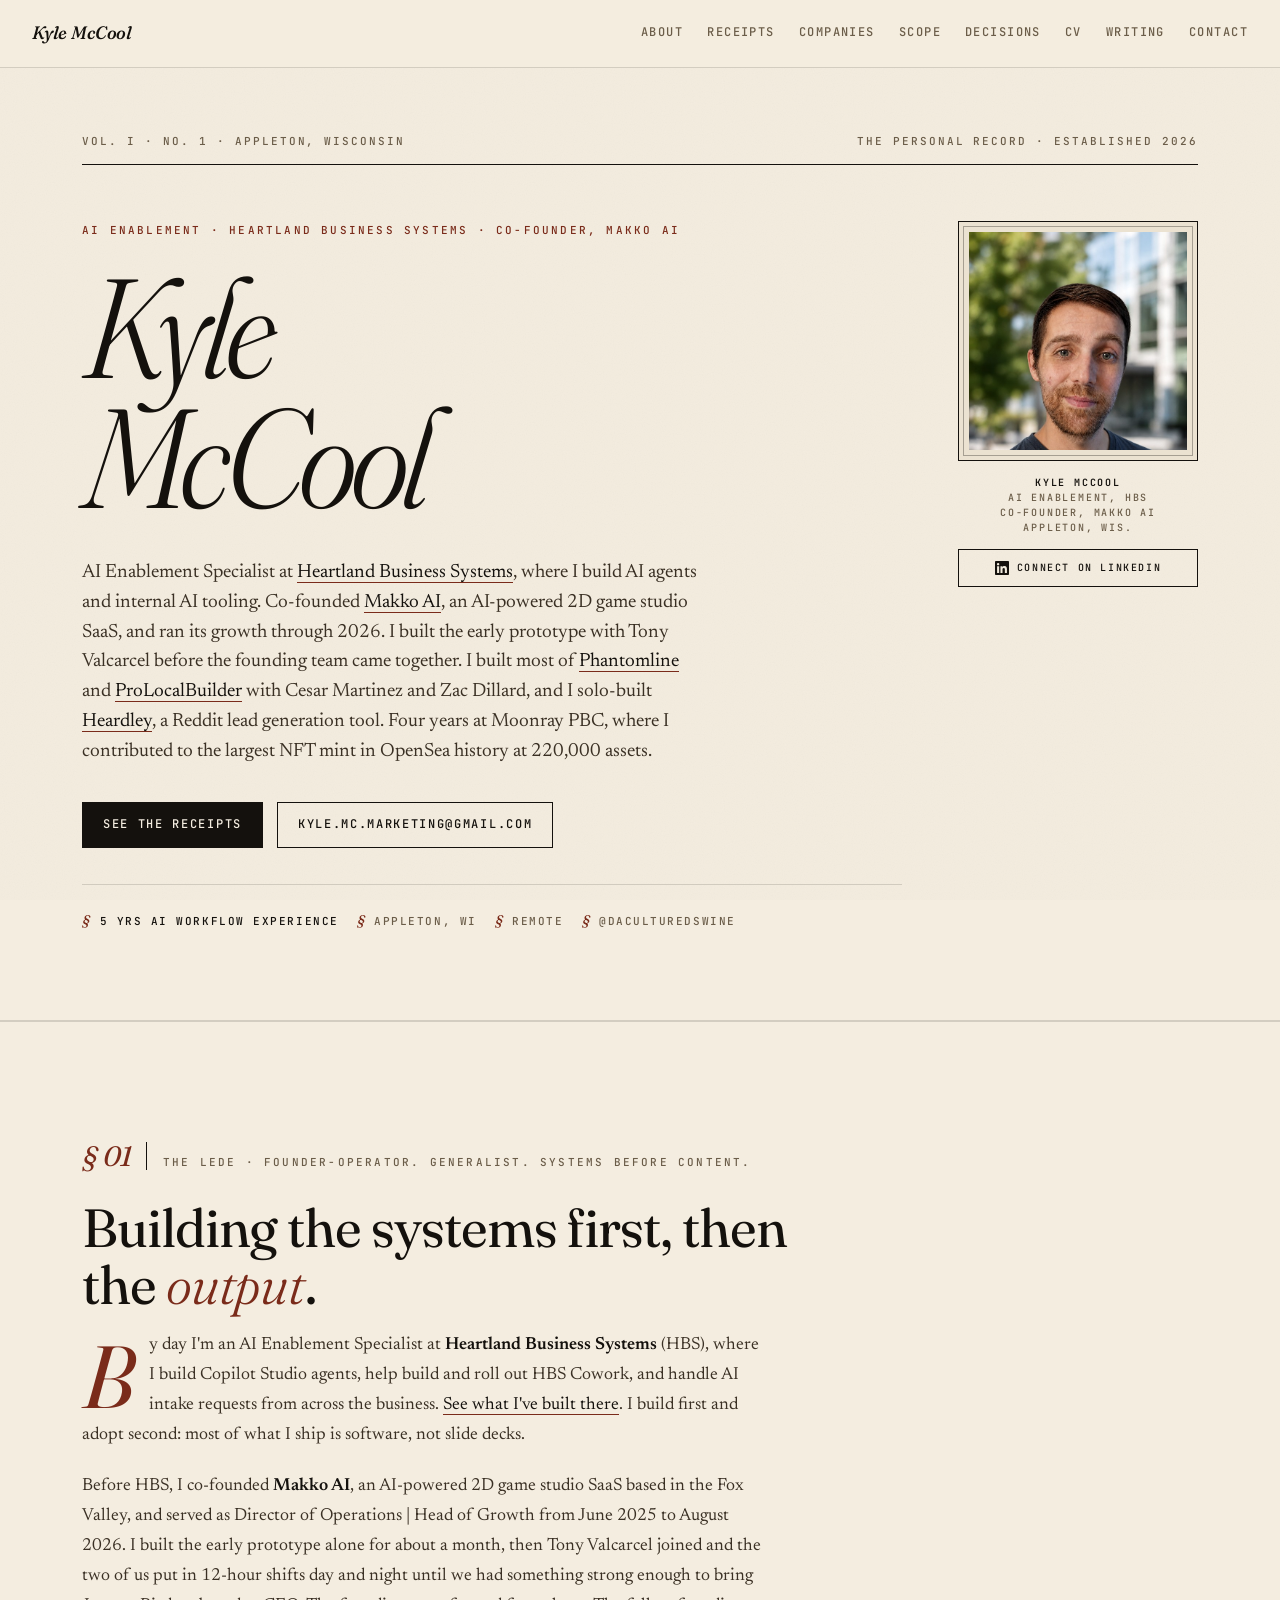
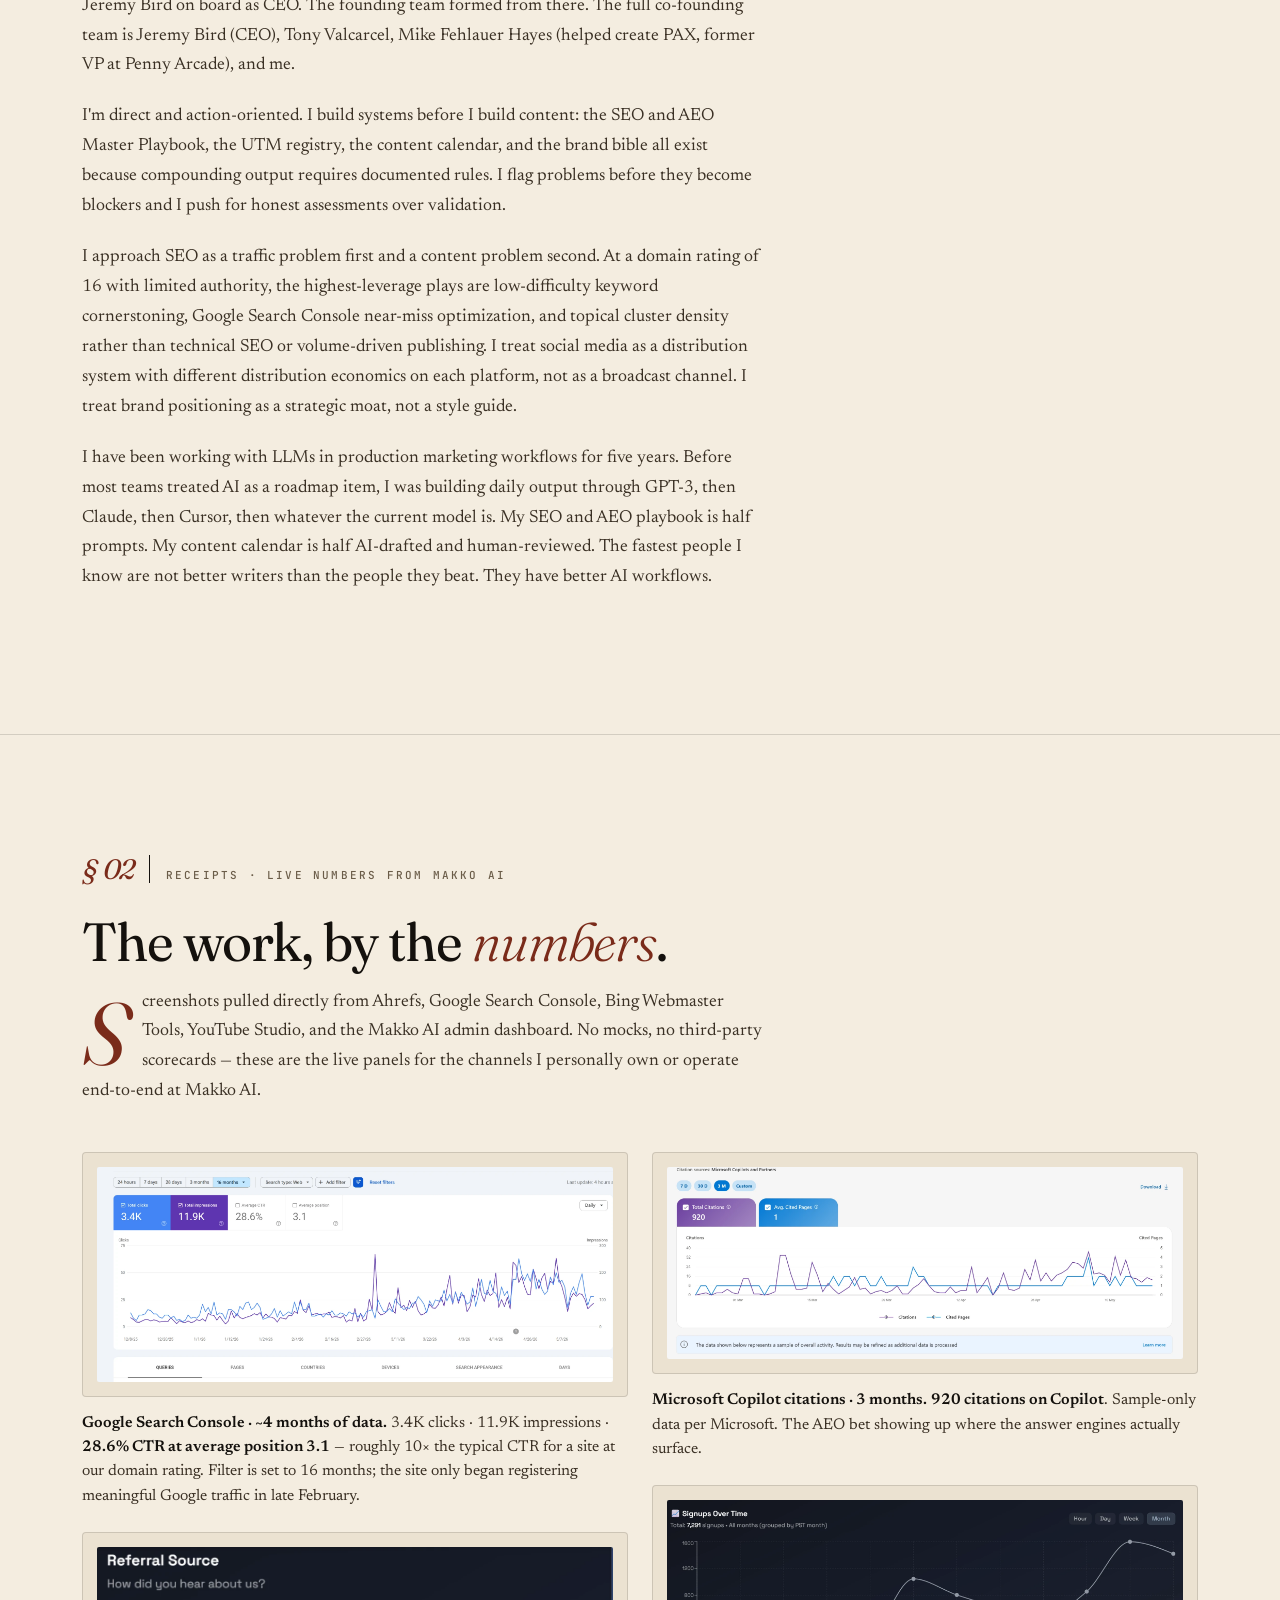
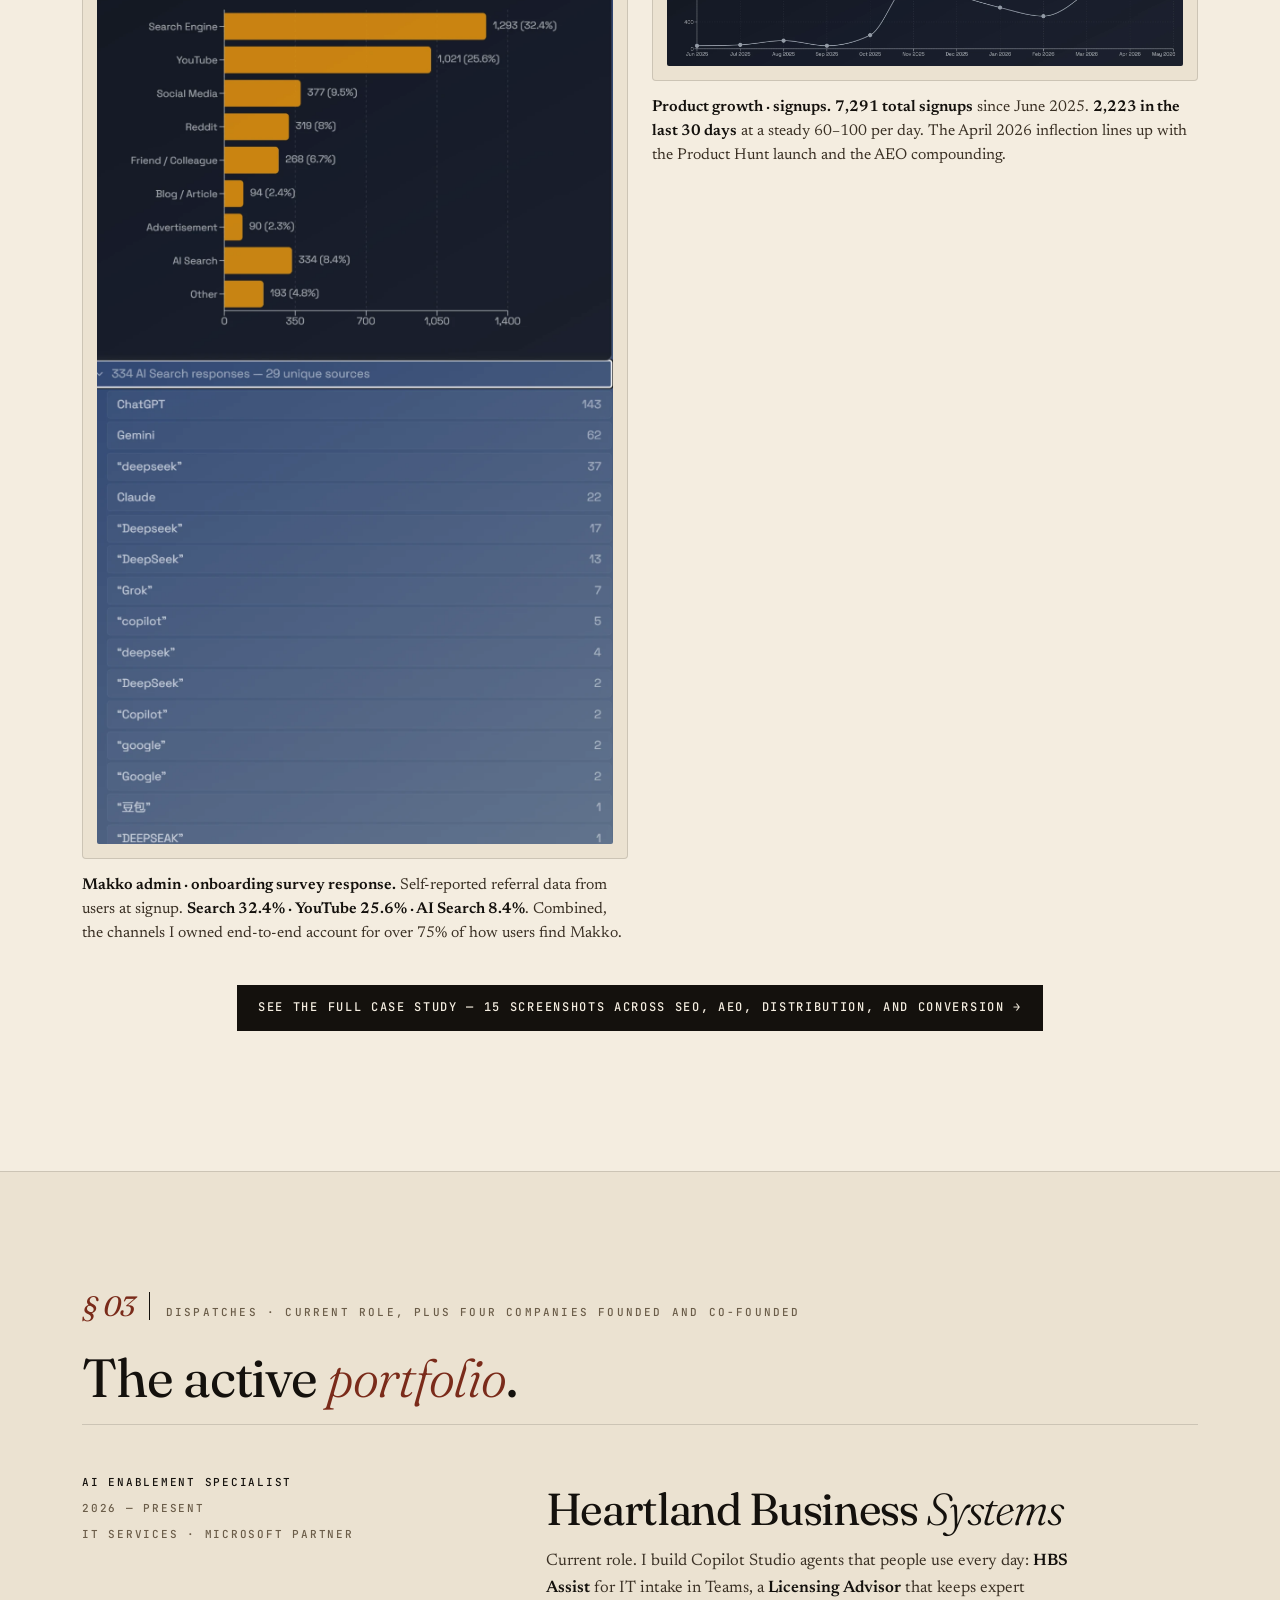
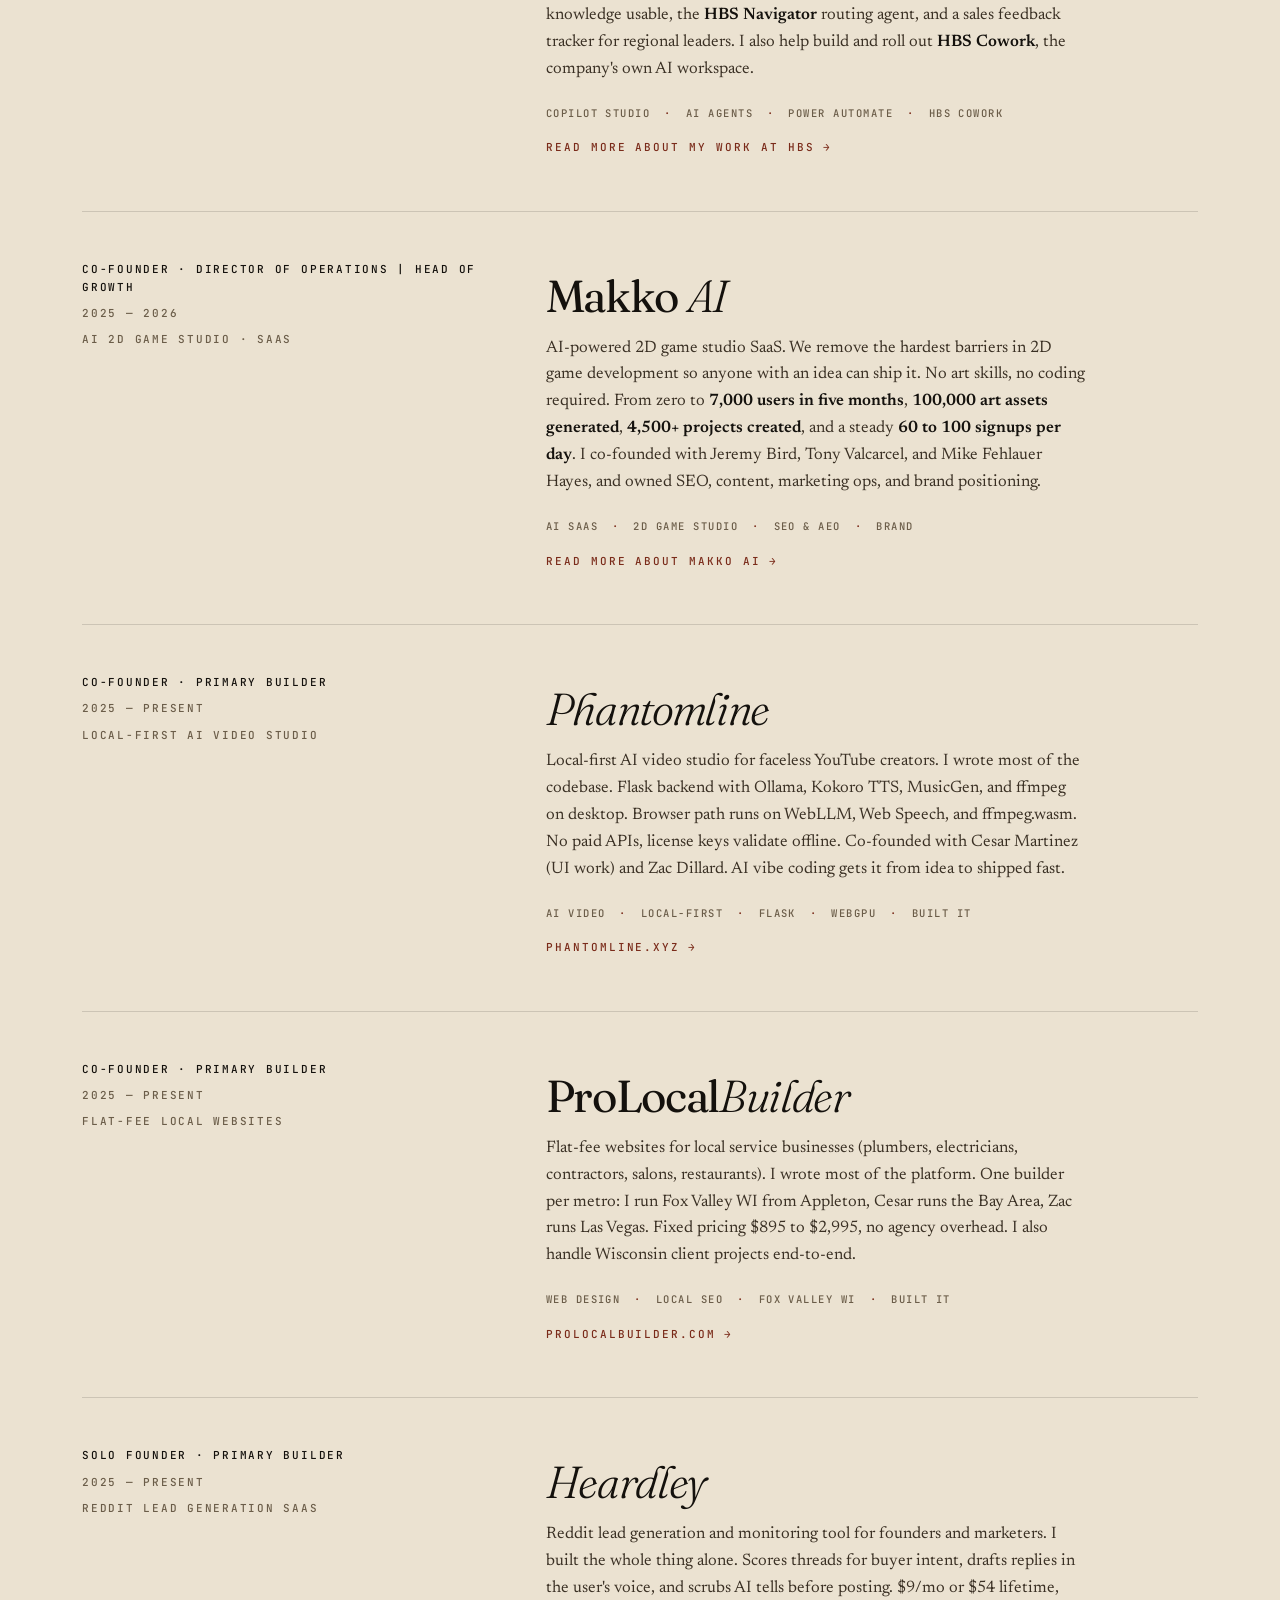
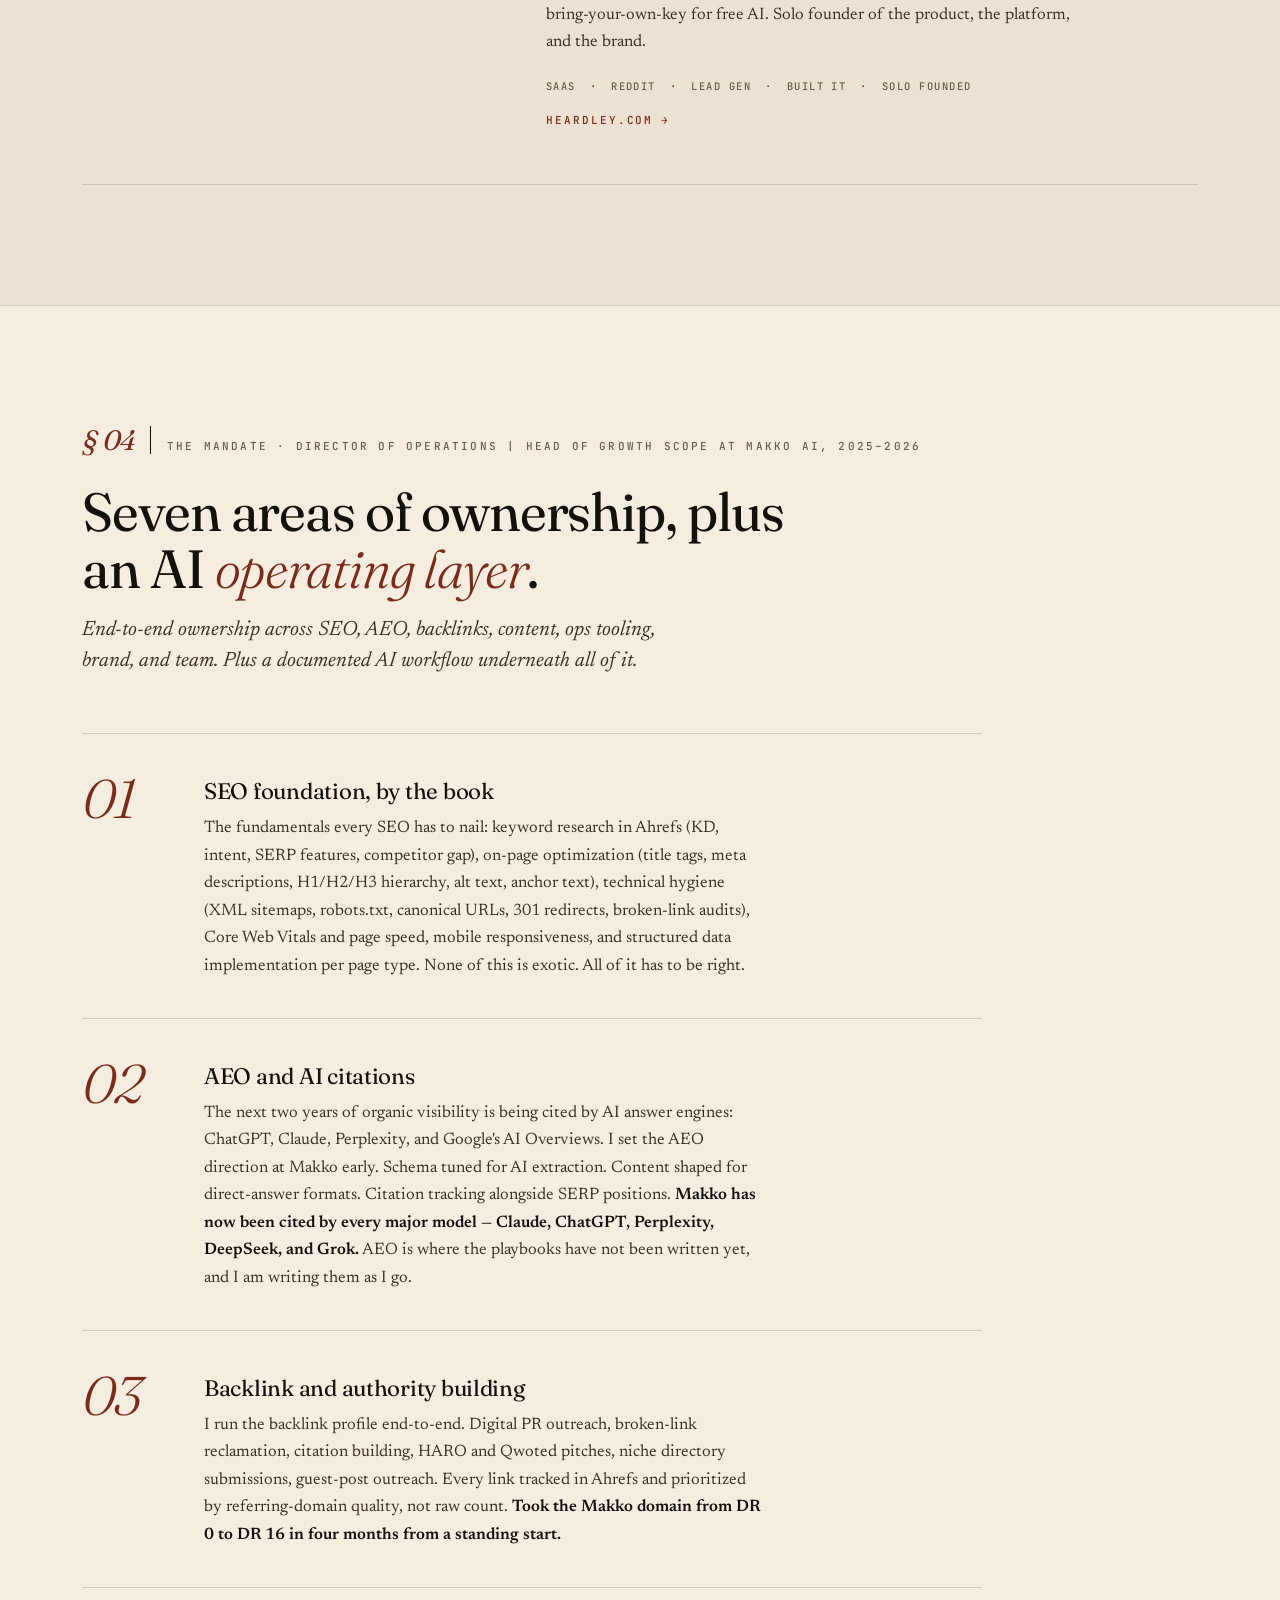
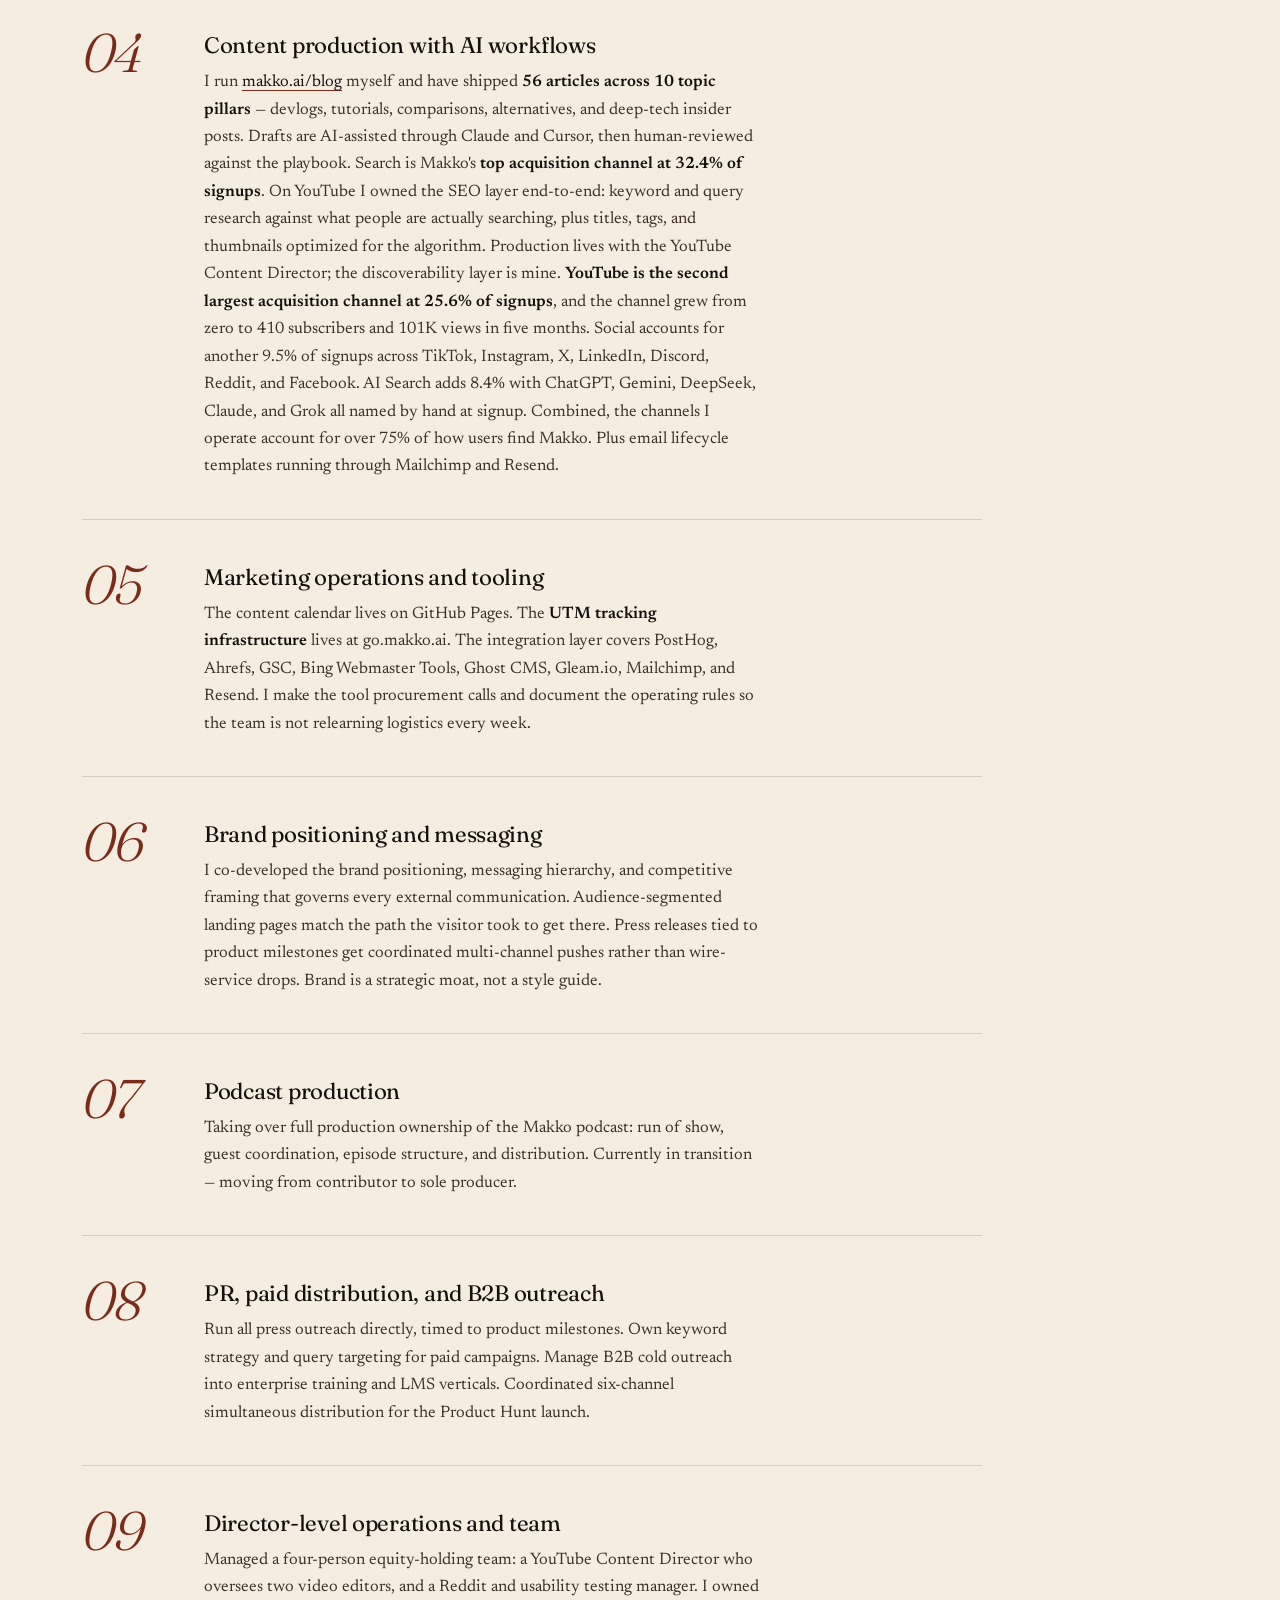
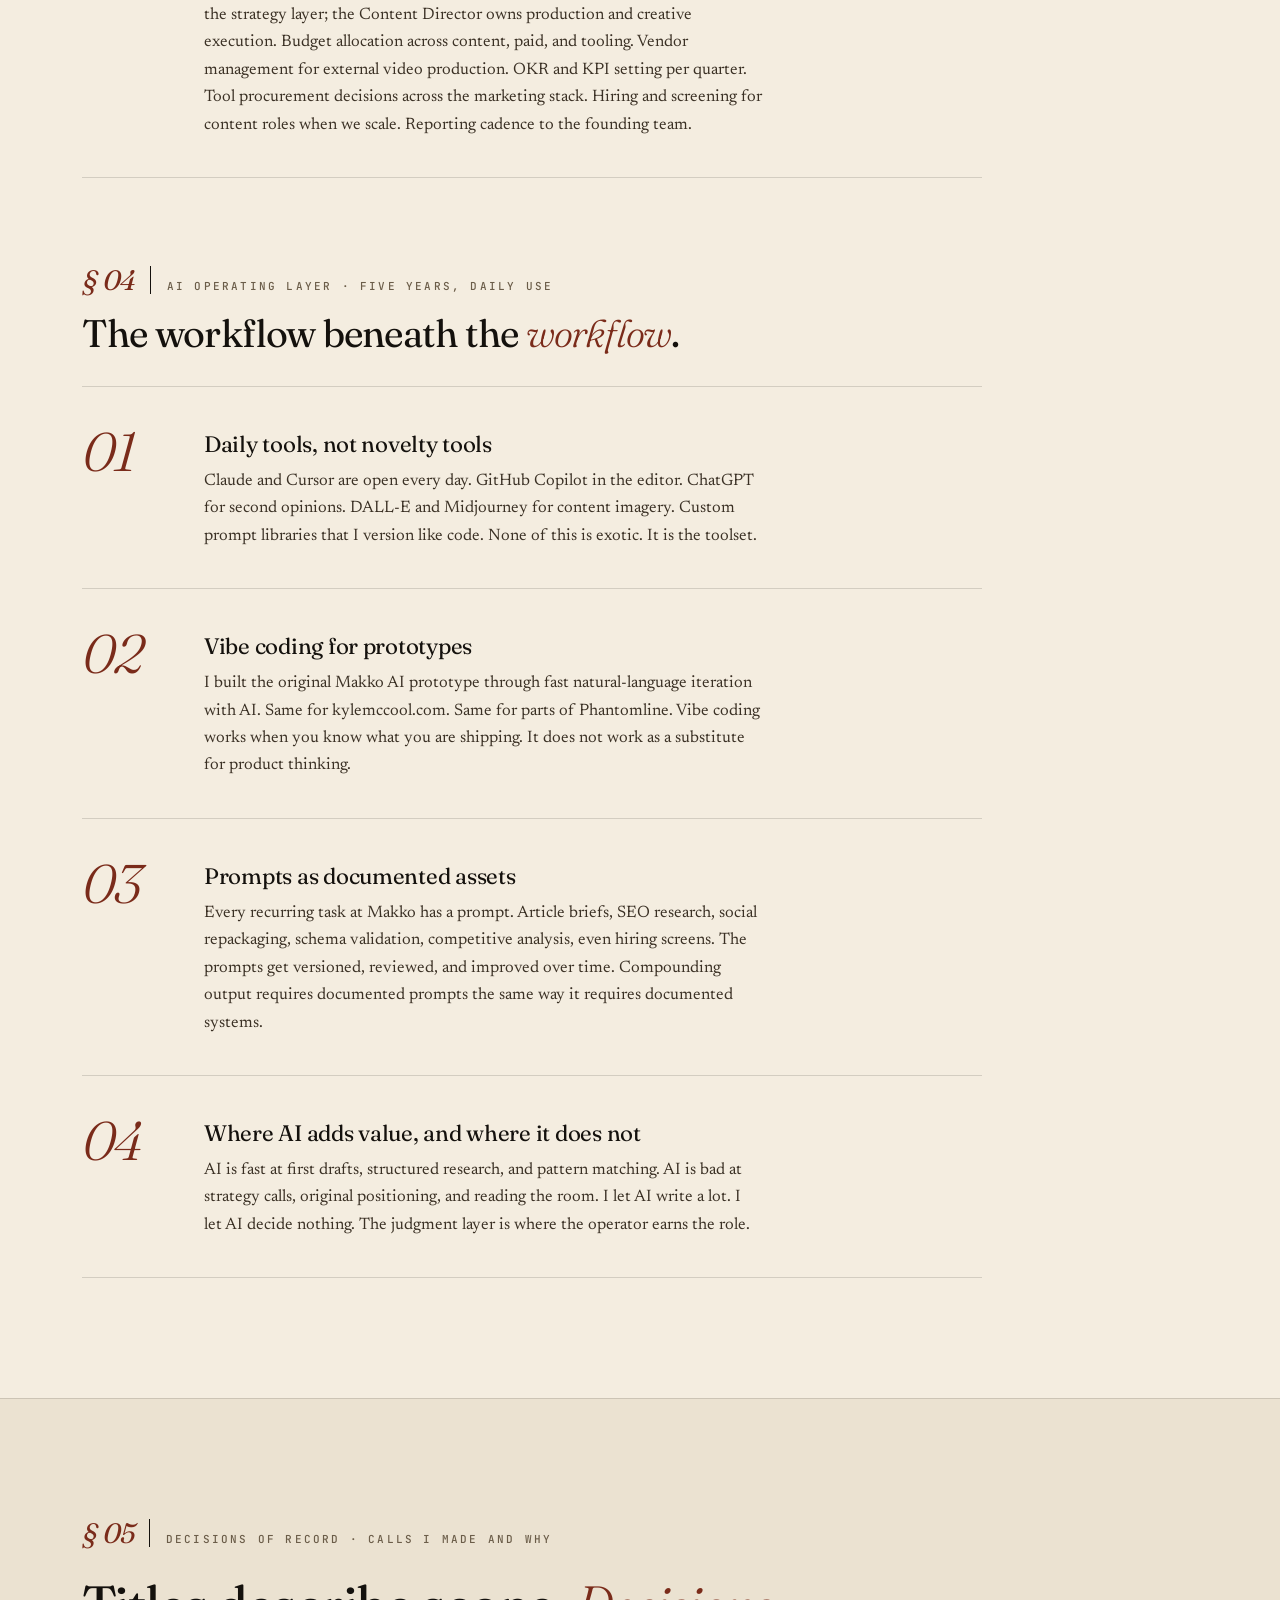
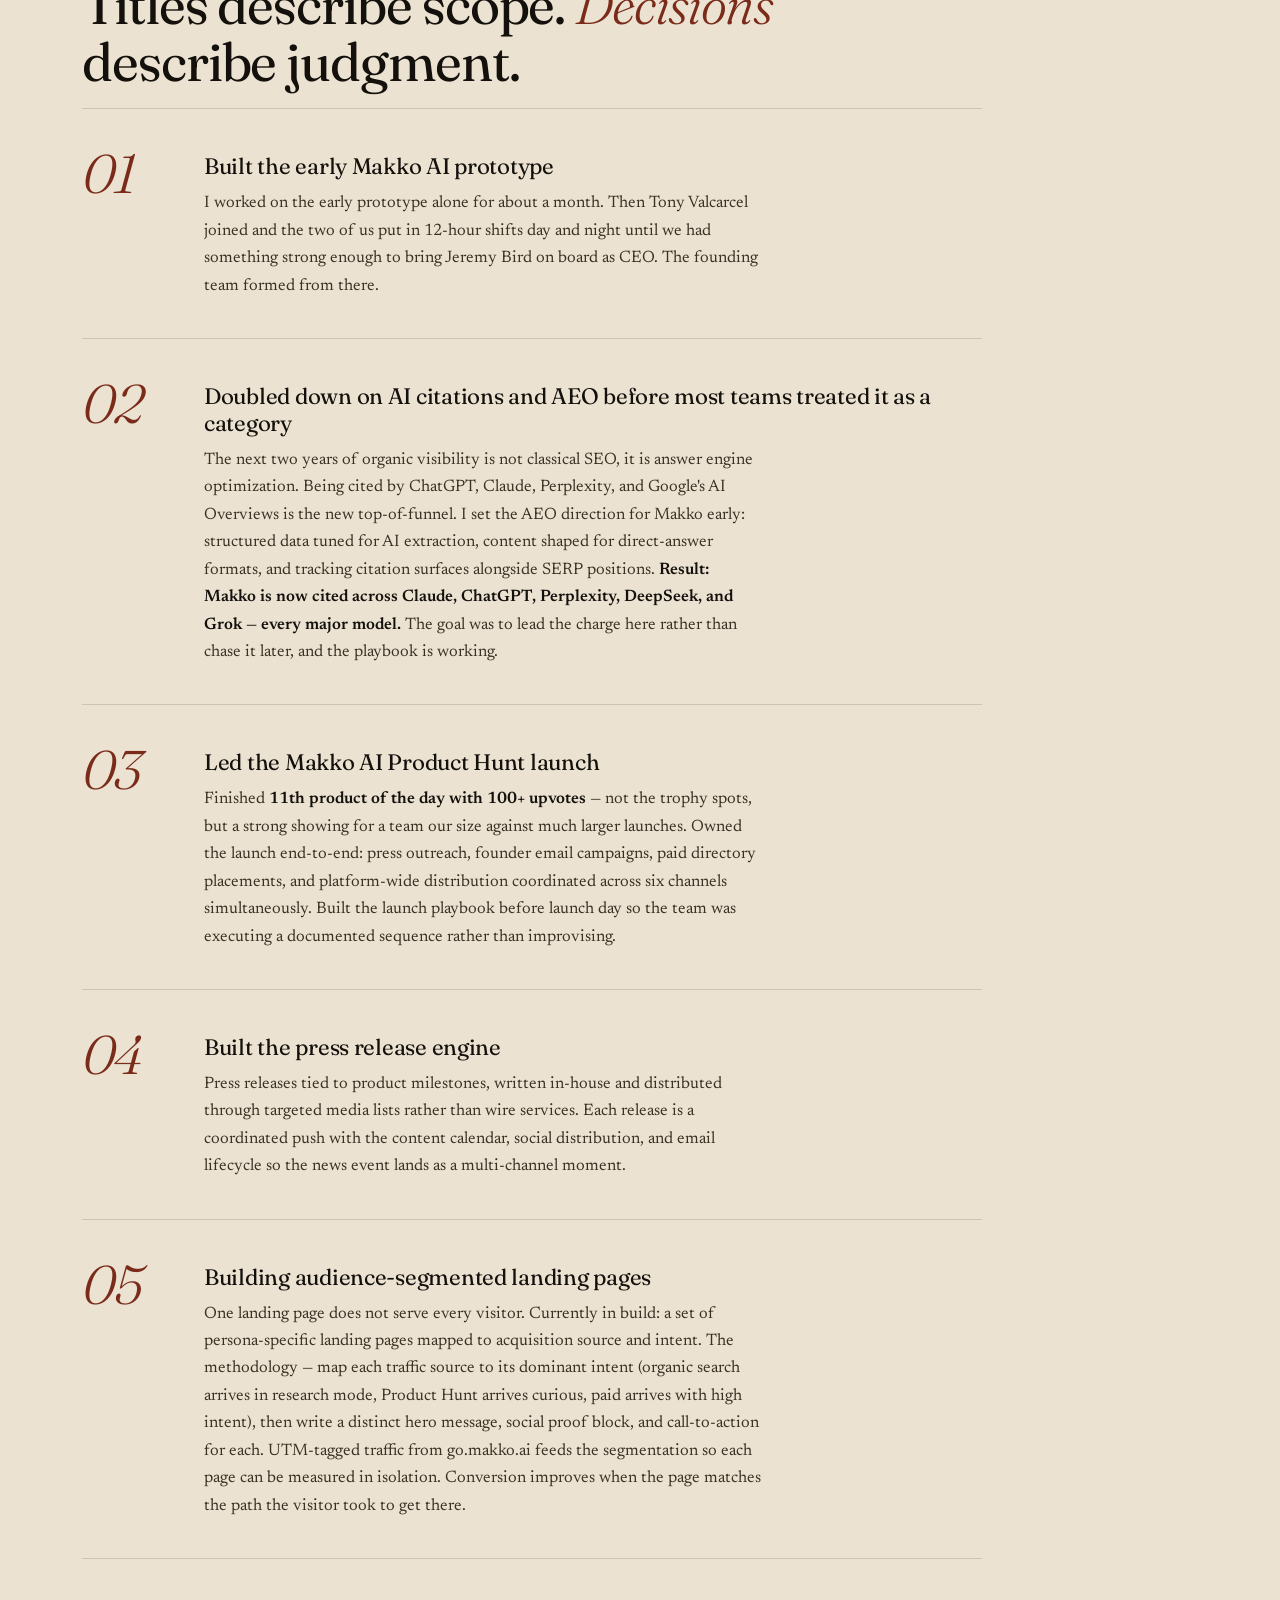
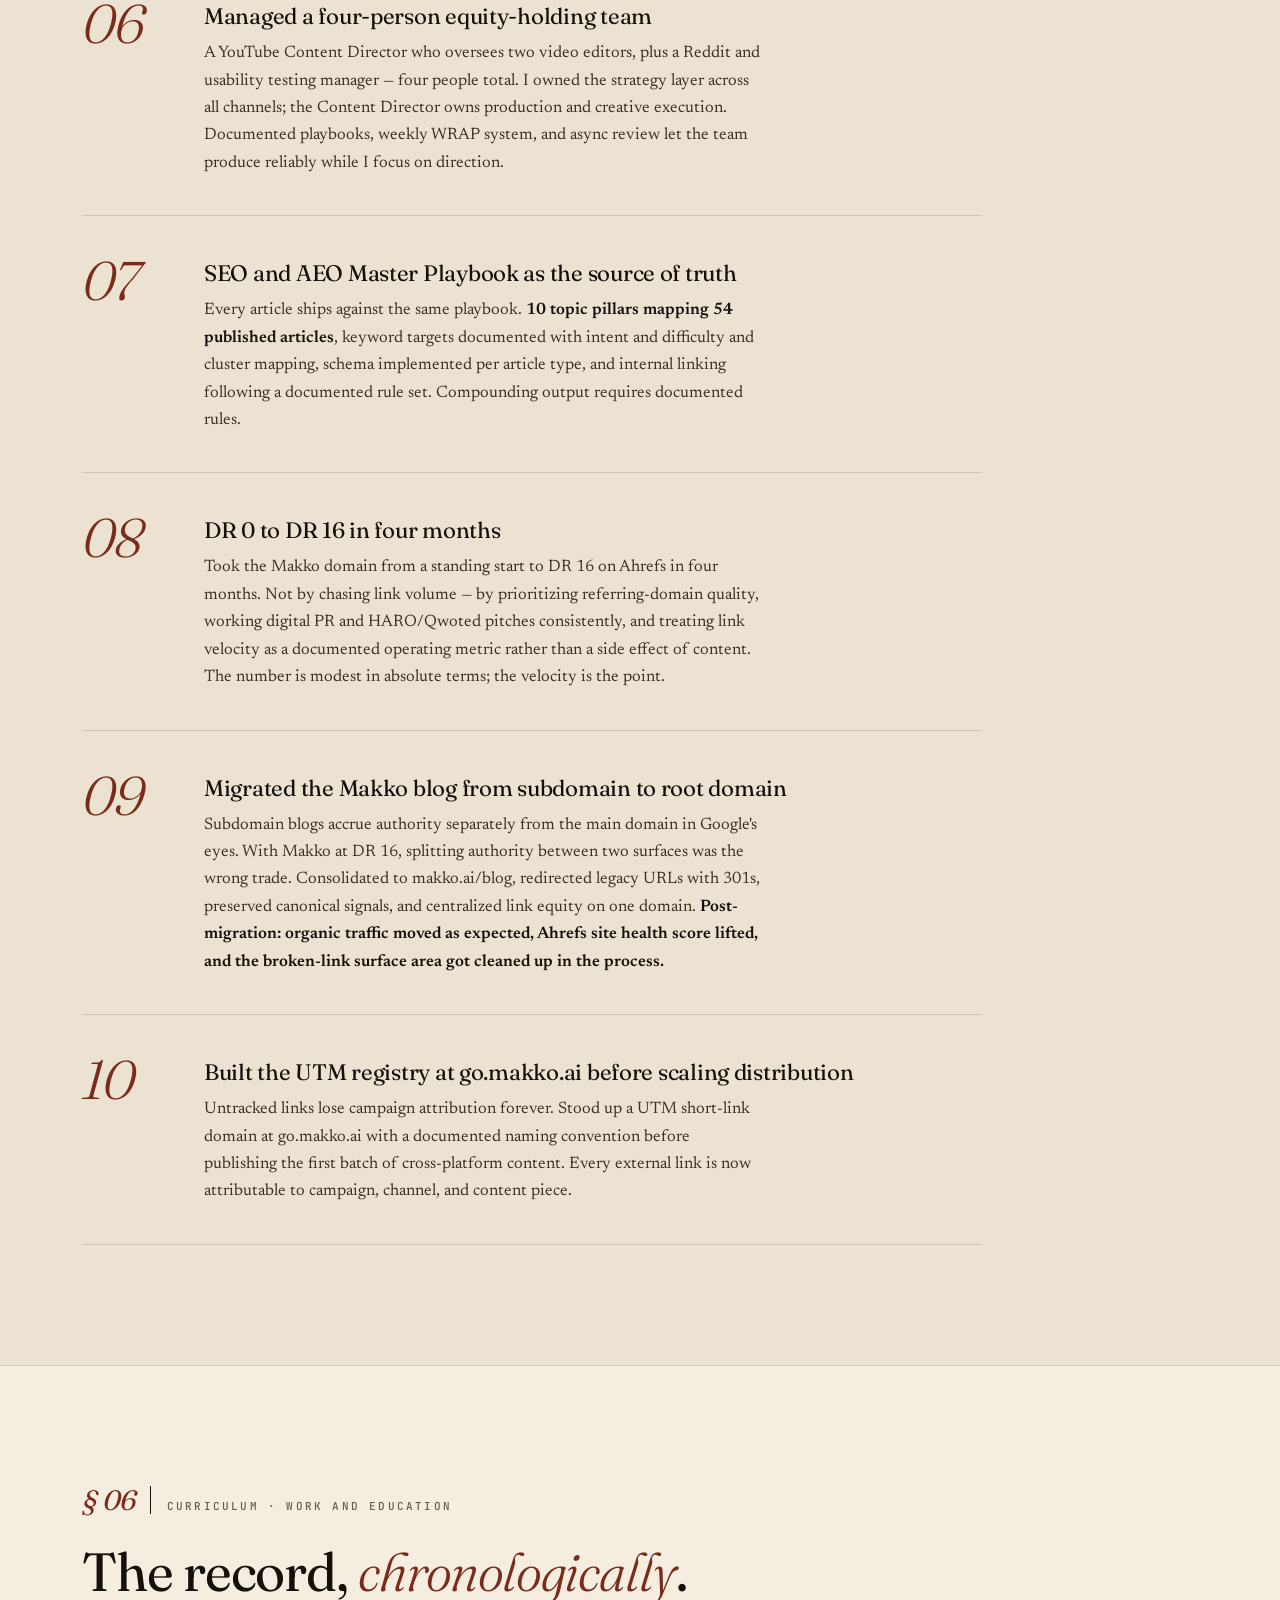
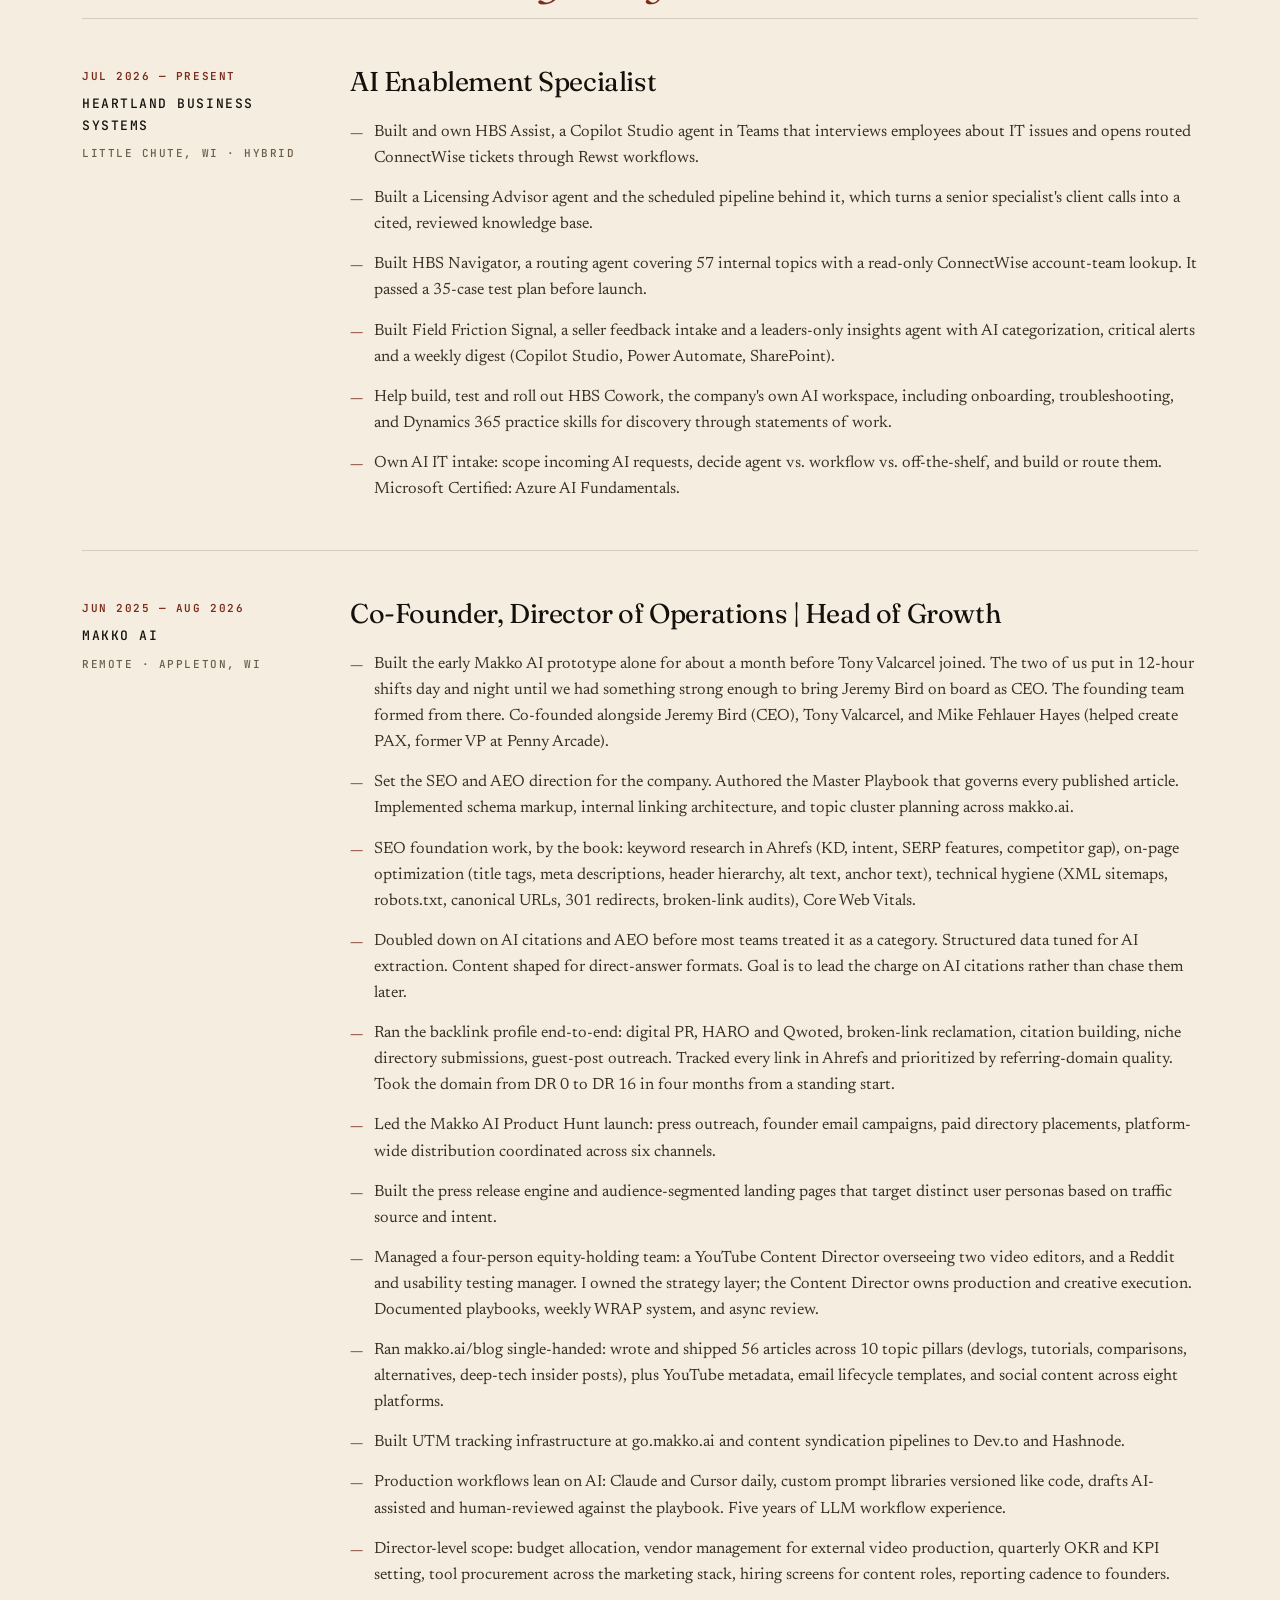
<file: index.html>
<!doctype html>
<html lang="en">
<head>
<meta charset="utf-8" />
<title>Kyle McCool | AI Builder at HBS, Co-Founder of Makko AI</title>
<meta name="description" content="Kyle McCool builds AI agents as AI Enablement Specialist at Heartland Business Systems. Co-founder of Makko AI, Phantomline, ProLocalBuilder. Appleton, WI." />
<meta name="viewport" content="width=device-width, initial-scale=1, viewport-fit=cover" />
<meta name="theme-color" content="#F4EDE0" />
<meta name="robots" content="index, follow, max-image-preview:large" />
<meta name="google-site-verification" content="ZlFXhpYD2nwLocBUb7FPtJxQFos7AH5-gkDwQTTcGm0" />
<meta name="msvalidate.01" content="2C953A1E468C0DF3AC66B7332B4FFCA6" />
<link rel="canonical" href="https://kylemccool.com/" />
<link rel="alternate" type="application/rss+xml" title="Kyle McCool" href="https://kylemccool.com/feed.xml" />
<link rel="icon" type="image/x-icon" href="/favicon.ico" />
<link rel="icon" type="image/png" sizes="16x16" href="/favicon-16.png" />
<link rel="icon" type="image/png" sizes="32x32" href="/favicon-32.png" />
<link rel="apple-touch-icon" sizes="180x180" href="/apple-touch-icon.png" />

<meta property="og:type" content="profile" />
<meta property="og:title" content="Kyle McCool | AI Builder at HBS, Co-Founder of Makko AI" />
<meta property="og:description" content="AI Enablement Specialist at Heartland Business Systems, building AI agents. Co-Founder of Makko AI (AI 2D game studio), Phantomline, and ProLocalBuilder; solo founder of Heardley. Based in Appleton, WI." />
<meta property="og:url" content="https://kylemccool.com/" />
<meta property="og:image" content="https://kylemccool.com/og-image.jpg" />
<meta property="og:image:width" content="1200" />
<meta property="og:image:height" content="630" />
<meta property="og:image:alt" content="Kyle McCool, AI builder and Co-Founder of Makko AI" />
<meta property="profile:first_name" content="Kyle" />
<meta property="profile:last_name" content="McCool" />
<meta property="profile:username" content="DaCulturedSwine" />

<meta name="twitter:card" content="summary_large_image" />
<meta name="twitter:image" content="https://kylemccool.com/og-image.jpg" />
<meta name="twitter:image:alt" content="Kyle McCool, AI builder and Co-Founder of Makko AI" />
<meta name="twitter:title" content="Kyle McCool | AI Builder at HBS, Co-Founder of Makko AI" />
<meta name="twitter:description" content="AI Enablement Specialist at Heartland Business Systems. Co-Founder of Makko AI, Phantomline, and ProLocalBuilder; founder of Heardley. AI agents, SEO, and growth. Appleton, WI." />

<link rel="stylesheet" href="styles.css" />

<script type="application/ld+json">
{
  "@context": "https://schema.org",
  "@type": "Person",
  "@id": "https://kylemccool.com/#kyle-mccool",
  "name": "Kyle McCool",
  "givenName": "Kyle",
  "additionalName": "Anson",
  "familyName": "McCool",
  "alternateName": [
    "Kyle Anson McCool",
    "Kyle A. McCool",
    "DaCulturedSwine"
  ],
  "jobTitle": "AI Enablement Specialist",
  "description": "AI Enablement Specialist at Heartland Business Systems (HBS), building AI agents and internal AI tooling. Former Co-Founder and Director of Operations | Head of Growth at Makko AI (2025 to 2026), an AI-powered 2D game studio SaaS. Owns SEO, content strategy, marketing operations, and brand positioning. Co-founder of Phantomline (local-first AI video studio) and ProLocalBuilder (flat-fee local websites). Solo founder of Heardley (Reddit lead generation and monitoring tool for founders and marketers). Former marketing lead at Moonray PBC. Based in Appleton, Wisconsin.",
  "url": "https://kylemccool.com/",
  "image": "https://kylemccool.com/headshot.jpg",
  "email": "kyle.mc.marketing@gmail.com",
  "homeLocation": {
    "@type": "Place",
    "name": "Appleton, Wisconsin",
    "address": {
      "@type": "PostalAddress",
      "addressLocality": "Appleton",
      "addressRegion": "WI",
      "addressCountry": "US"
    }
  },
  "worksFor": [
    {
      "@type": "Organization",
      "name": "Heartland Business Systems",
      "alternateName": "HBS",
      "url": "https://www.hbs.net",
      "description": "IT services and solutions provider headquartered in Wisconsin"
    },
    {
      "@type": "Organization",
      "name": "Heardley",
      "url": "https://heardley.com",
      "description": "Reddit lead generation and monitoring tool for founders and marketers"
    },
    {
      "@type": "Organization",
      "name": "Phantomline",
      "url": "https://phantomline.xyz",
      "description": "Local-first AI video studio for faceless YouTube creators"
    },
    {
      "@type": "Organization",
      "name": "ProLocalBuilder",
      "url": "https://prolocalbuilder.com",
      "description": "Flat-fee web design platform for local service businesses"
    }
  ],
  "alumniOf": [
    {
      "@type": "Organization",
      "name": "Makko AI",
      "url": "https://makko.ai",
      "description": "AI-powered 2D game studio SaaS"
    },
    {
      "@type": "Organization",
      "name": "Moonray PBC",
      "description": "Web3 gaming company"
    },
    {
      "@type": "EducationalOrganization",
      "name": "Northeast Wisconsin Technical College"
    }
  ],
  "colleague": [
    {
      "@type": "Person",
      "name": "Jeremy Bird",
      "jobTitle": "Co-Founder, CEO at Makko AI",
      "sameAs": [
        "https://www.linkedin.com/in/jerebird/"
      ]
    },
    {
      "@type": "Person",
      "name": "Anthony Valcarcel",
      "alternateName": "Tony Valcarcel",
      "jobTitle": "Co-Founder at Makko AI",
      "sameAs": [
        "https://www.linkedin.com/in/anthonyvalcarcel/"
      ]
    },
    {
      "@type": "Person",
      "name": "Mike Fehlauer Hayes",
      "jobTitle": "Co-Founder at Makko AI",
      "description": "Co-founder of Makko AI. Helped create PAX. Former Vice President at Penny Arcade.",
      "sameAs": [
        "https://www.linkedin.com/in/mfehlauer/"
      ]
    },
    {
      "@type": "Person",
      "name": "Cesar Martinez",
      "jobTitle": "Co-Founder at Phantomline and ProLocalBuilder",
      "sameAs": [
        "https://x.com/100xCesar"
      ]
    },
    {
      "@type": "Person",
      "name": "Zac Dillard",
      "jobTitle": "Co-Founder at Phantomline and ProLocalBuilder",
      "sameAs": [
        "https://www.linkedin.com/in/zac-dillard-497604227/"
      ]
    }
  ],
  "knowsAbout": [
    "Search engine optimization",
    "Answer engine optimization",
    "AEO",
    "Keyword research",
    "Backlink profile building",
    "Digital PR outreach",
    "Content strategy",
    "Topic cluster architecture",
    "Schema markup",
    "Internal linking",
    "Go-to-market strategy",
    "Brand positioning",
    "Marketing operations",
    "Content production",
    "AI agents",
    "AI enablement",
    "Claude Code",
    "AI workflows",
    "Prompt engineering",
    "LLM production integration",
    "AI vibe coding",
    "Claude (Anthropic)",
    "Cursor",
    "GitHub Copilot",
    "AI 2D game development",
    "Local-first software",
    "Community-led growth",
    "Web3 gaming",
    "NFT launches",
    "Social media distribution",
    "UTM tracking",
    "Content syndication",
    "Growth and operations leadership",
    "Vendor management",
    "Budget allocation",
    "OKR and KPI setting",
    "Hiring and screening"
  ],
  "sameAs": [
    "https://phantomline.xyz/kyle-mccool",
    "https://kyle-mccool.github.io/",
    "https://makko.ai",
    "https://heardley.com",
    "https://www.linkedin.com/in/kyle-m-34a550225/",
    "https://github.com/Kyle-McCool",
    "https://twitter.com/daculturedswine",
    "https://x.com/daculturedswine",
    "https://www.producthunt.com/@kyle_mccool_makko_ai",
    "https://phantomline.xyz",
    "https://prolocalbuilder.com"
  ]
}
</script>

<script type="application/ld+json">
{
  "@context": "https://schema.org",
  "@type": "WebSite",
  "@id": "https://kylemccool.com/#website",
  "url": "https://kylemccool.com/",
  "name": "Kyle McCool",
  "description": "Personal site of Kyle McCool, AI Enablement Specialist at Heartland Business Systems and Co-Founder of Makko AI.",
  "publisher": {
    "@id": "https://kylemccool.com/#kyle-mccool"
  },
  "inLanguage": "en-US"
}
</script>

<script type="application/ld+json">
{
  "@context": "https://schema.org",
  "@type": "FAQPage",
  "mainEntity": [
    {
      "@type": "Question",
      "name": "Who is Kyle McCool?",
      "acceptedAnswer": {
        "@type": "Answer",
        "text": "Kyle McCool is an AI builder and founder-operator based in Appleton, Wisconsin. He is an AI Enablement Specialist at Heartland Business Systems (HBS), where he builds AI agents and internal AI tooling. He co-founded Makko AI, an AI-powered 2D game studio SaaS, and ran its growth and operations from 2025 to 2026. He also co-founded Phantomline (local-first AI video studio) and ProLocalBuilder (flat-fee local websites) with Cesar Martinez and Zac Dillard, and is the solo founder of Heardley, a Reddit lead generation and monitoring tool for founders and marketers. Previously Marketing Manager at Moonray PBC, where he contributed to the largest NFT mint in OpenSea history at 220,000 assets."
      }
    },
    {
      "@type": "Question",
      "name": "What does Kyle McCool do for work?",
      "acceptedAnswer": {
        "@type": "Answer",
        "text": "Since July 2026, Kyle McCool has been an AI Enablement Specialist at Heartland Business Systems (HBS), building AI agents, helping build HBS Cowork (the company's own AI workspace), and handling AI intake requests across the business. Before that he was Co-Founder and Director of Operations | Head of Growth at Makko AI (June 2025 to August 2026), where his scope spanned technical SEO, AEO (Answer Engine Optimization), AI workflows, content strategy, backlink and authority building, marketing operations, brand positioning, and director-level operations including budget allocation, vendor management, OKR setting, and direct management of two marketers. He also writes most of the code for his other companies — Phantomline, ProLocalBuilder, and Heardley (which he solo-built end to end)."
      }
    },
    {
      "@type": "Question",
      "name": "Where is Kyle McCool based?",
      "acceptedAnswer": {
        "@type": "Answer",
        "text": "Kyle McCool is based in Appleton, Wisconsin, in the Fox Valley. He works remote-first across all of his ventures. He also runs the Fox Valley Wisconsin metro for ProLocalBuilder."
      }
    },
    {
      "@type": "Question",
      "name": "What companies has Kyle McCool founded?",
      "acceptedAnswer": {
        "@type": "Answer",
        "text": "Kyle McCool has founded four companies: Makko AI (an AI-powered 2D game studio SaaS, co-founded with Jeremy Bird, Tony Valcarcel, and Mike Fehlauer Hayes), Phantomline (a local-first AI video studio, co-founded with Cesar Martinez and Zac Dillard), ProLocalBuilder (a flat-fee web design platform for local service businesses, co-founded with Cesar Martinez and Zac Dillard), and Heardley (a Reddit lead generation and monitoring tool for founders and marketers, which Kyle solo-founded and built)."
      }
    },
    {
      "@type": "Question",
      "name": "What is Kyle McCool's experience with AI?",
      "acceptedAnswer": {
        "@type": "Answer",
        "text": "Kyle McCool has five years of production LLM workflow experience. He uses Claude (Anthropic), Cursor, and GitHub Copilot daily. He maintains custom prompt libraries versioned like code, runs AI-assisted draft pipelines that are human-reviewed against documented playbooks, and built most of Phantomline and ProLocalBuilder through AI vibe coding. He also set the AEO (Answer Engine Optimization) direction at Makko AI early, focused on being cited by ChatGPT, Claude, Perplexity, and Google's AI Overviews."
      }
    },
    {
      "@type": "Question",
      "name": "What did Kyle McCool do at Moonray PBC?",
      "acceptedAnswer": {
        "@type": "Answer",
        "text": "Kyle McCool spent four years (October 2021 to November 2025) at Moonray PBC as Marketing Manager. He scaled the brand presence from early-stage community to 170,000+ followers and contributed to the largest NFT mint in OpenSea history at 220,000 assets. He owned community-led growth, influencer and KOL strategy, playtest programs, and Discord infrastructure."
      }
    },
    {
      "@type": "Question",
      "name": "How can I contact Kyle McCool?",
      "acceptedAnswer": {
        "@type": "Answer",
        "text": "Best contact is email at kyle.mc.marketing@gmail.com. Kyle is also reachable on LinkedIn at linkedin.com/in/kyle-m-34a550225, on X (Twitter) as @DaCulturedSwine, on GitHub as Kyle-McCool, and on Product Hunt as @kyle_mccool_makko_ai."
      }
    }
  ]
}
</script>
</head>
<body>

<div class="scroll-progress" aria-hidden="true"></div>

<nav class="nav">
  <a href="#top" class="nav-brand">Kyle McCool</a>
  <div class="nav-links">
    <a href="#lede">About</a>
    <a href="#receipts">Receipts</a>
    <a href="#dispatches">Companies</a>
    <a href="#mandate">Scope</a>
    <a href="#decisions">Decisions</a>
    <a href="#curriculum">CV</a>
    <a href="/writing">Writing</a>
    <a href="#correspondence">Contact</a>
  </div>
</nav>

<header id="top" class="hero">
  <div class="container">
    <div class="masthead-rule">
      <span>Vol. I · No. 1 · Appleton, Wisconsin</span>
      <span>The Personal Record · Established 2026</span>
    </div>

    <div class="hero-grid">
      <div class="hero-left">
        <div class="hero-eyebrow">AI Enablement · Heartland Business Systems · Co-Founder, Makko AI</div>
        <h1 class="hero-name">Kyle<br/>McCool</h1>
        <p class="hero-tagline">AI Enablement Specialist at <a href="https://www.hbs.net">Heartland Business Systems</a>, where I build AI agents and internal AI tooling. Co-founded <a href="https://makko.ai">Makko AI</a>, an AI-powered 2D game studio SaaS, and ran its growth through 2026. I built the early prototype with Tony Valcarcel before the founding team came together. I built most of <a href="https://phantomline.xyz">Phantomline</a> and <a href="https://prolocalbuilder.com">ProLocalBuilder</a> with Cesar Martinez and Zac Dillard, and I solo-built <a href="https://heardley.com">Heardley</a>, a Reddit lead generation tool. Four years at Moonray PBC, where I contributed to the largest NFT mint in OpenSea history at 220,000 assets.</p>

        <div class="hero-ctas">
          <a class="btn btn-primary" href="#receipts">See the receipts</a>
          <a class="btn btn-ghost" href="mailto:kyle.mc.marketing@gmail.com">kyle.mc.marketing@gmail.com</a>
        </div>

        <div class="hero-meta">
          <span class="meta-pill meta-pill-strong">5 yrs AI workflow experience</span>
          <span class="meta-pill">Appleton, WI</span>
          <span class="meta-pill">Remote</span>
          <span class="meta-pill">@DaCulturedSwine</span>
        </div>
      </div>

      <aside class="hero-portrait">
        <div class="hero-portrait-frame">
          <img src="/headshot.jpg" alt="Kyle McCool, AI builder and Co-Founder of Makko AI" width="240" height="240" />
        </div>
        <div class="hero-portrait-caption"><strong>Kyle McCool</strong><br/>AI Enablement, HBS<br/>Co-Founder, Makko AI<br/>Appleton, Wis.</div>
        <a class="hero-linkedin" href="https://www.linkedin.com/in/kyle-m-34a550225/" rel="me noopener" target="_blank" aria-label="Kyle McCool on LinkedIn">
          <svg viewBox="0 0 24 24" fill="currentColor" aria-hidden="true"><path d="M20.447 20.452h-3.554v-5.569c0-1.328-.027-3.037-1.852-3.037-1.853 0-2.136 1.445-2.136 2.939v5.667H9.351V9h3.414v1.561h.046c.477-.9 1.637-1.85 3.37-1.85 3.601 0 4.267 2.37 4.267 5.455v6.286zM5.337 7.433a2.062 2.062 0 01-2.063-2.065 2.063 2.063 0 112.063 2.065zm1.782 13.019H3.555V9h3.564v11.452zM22.225 0H1.771C.792 0 0 .774 0 1.729v20.542C0 23.227.792 24 1.771 24h20.451C23.2 24 24 23.227 24 22.271V1.729C24 .774 23.2 0 22.222 0h.003z"/></svg>
          Connect on LinkedIn
        </a>
      </aside>
    </div>
  </div>
</header>

<section id="lede" class="section reveal">
  <div class="container">
    <div class="section-label">The Lede · Founder-operator. Generalist. Systems before content.</div>
    <h2>Building the systems first, then the <em>output</em>.</h2>
    <div class="prose">
      <p>By day I'm an AI Enablement Specialist at <strong>Heartland Business Systems</strong> (HBS), where I build Copilot Studio agents, help build and roll out HBS Cowork, and handle AI intake requests from across the business. <a href="/work/hbs">See what I've built there</a>. I build first and adopt second: most of what I ship is software, not slide decks.</p>
      <p>Before HBS, I co-founded <strong>Makko AI</strong>, an AI-powered 2D game studio SaaS based in the Fox Valley, and served as Director of Operations | Head of Growth from June 2025 to August 2026. I built the early prototype alone for about a month, then Tony Valcarcel joined and the two of us put in 12-hour shifts day and night until we had something strong enough to bring Jeremy Bird on board as CEO. The founding team formed from there. The full co-founding team is Jeremy Bird (CEO), Tony Valcarcel, Mike Fehlauer Hayes (helped create PAX, former VP at Penny Arcade), and me.</p>
      <p>I'm direct and action-oriented. I build systems before I build content: the SEO and AEO Master Playbook, the UTM registry, the content calendar, and the brand bible all exist because compounding output requires documented rules. I flag problems before they become blockers and I push for honest assessments over validation.</p>
      <p>I approach SEO as a traffic problem first and a content problem second. At a domain rating of 16 with limited authority, the highest-leverage plays are low-difficulty keyword cornerstoning, Google Search Console near-miss optimization, and topical cluster density rather than technical SEO or volume-driven publishing. I treat social media as a distribution system with different distribution economics on each platform, not as a broadcast channel. I treat brand positioning as a strategic moat, not a style guide.</p>
      <p>I have been working with LLMs in production marketing workflows for five years. Before most teams treated AI as a roadmap item, I was building daily output through GPT-3, then Claude, then Cursor, then whatever the current model is. My SEO and AEO playbook is half prompts. My content calendar is half AI-drafted and human-reviewed. The fastest people I know are not better writers than the people they beat. They have better AI workflows.</p>
    </div>
  </div>
</section>

<section id="receipts" class="section reveal">
  <div class="container">
    <div class="section-label">Receipts · Live numbers from Makko AI</div>
    <h2>The work, by the <em>numbers</em>.</h2>
    <div class="prose">
      <p>Screenshots pulled directly from Ahrefs, Google Search Console, Bing Webmaster Tools, YouTube Studio, and the Makko AI admin dashboard. No mocks, no third-party scorecards — these are the live panels for the channels I personally own or operate end-to-end at Makko AI.</p>
    </div>

    <div class="receipts-masonry">

      <div class="case-study-item">
        <figure class="case-study-figure">
          <img src="/images/gsc-4month-data.png" alt="Google Search Console performance for makko.ai: 3.4K clicks, 11.9K impressions, 28.6% CTR, average position 3.1 across roughly 4 months of indexed data (window filter set to 16 months but real activity begins late February 2026)" loading="lazy" />
        </figure>
        <p><strong>Google Search Console · ~4 months of data.</strong> 3.4K clicks · 11.9K impressions · <strong>28.6% CTR at average position 3.1</strong> — roughly 10× the typical CTR for a site at our domain rating. Filter is set to 16 months; the site only began registering meaningful Google traffic in late February.</p>
      </div>

      <div class="case-study-item">
        <figure class="case-study-figure">
          <img src="/images/makko-referral-source.png" alt="Makko AI onboarding survey: How did you hear about us? Search Engine 1,293 (32.4%), YouTube 1,021 (25.6%), Social Media 377 (9.5%), Reddit 319 (8%), Friend/Colleague 268 (6.7%), AI Search 334 (8.4%), with 334 AI Search responses across 29 unique sources — ChatGPT 143, Gemini 62, DeepSeek ~67 across spellings, Claude 22, Grok 7, Copilot 7" loading="lazy" />
        </figure>
        <p><strong>Makko admin · onboarding survey response.</strong> Self-reported referral data from users at signup. <strong>Search 32.4% · YouTube 25.6% · AI Search 8.4%</strong>. Combined, the channels I owned end-to-end account for over 75% of how users find Makko.</p>
      </div>

      <div class="case-study-item">
        <figure class="case-study-figure">
          <img src="/images/bing-copilot.png" alt="Microsoft Copilot citations: 920 over the last 3 months" loading="lazy" />
        </figure>
        <p><strong>Microsoft Copilot citations · 3 months.</strong> <strong>920 citations on Copilot</strong>. Sample-only data per Microsoft. The AEO bet showing up where the answer engines actually surface.</p>
      </div>

      <div class="case-study-item">
        <figure class="case-study-figure">
          <img src="/images/signups-all-time.png" alt="Makko AI signups over time: 7,291 total from June 2025 through May 2026, with clear inflection in November 2025 and April 2026 peak" loading="lazy" />
        </figure>
        <p><strong>Product growth · signups.</strong> <strong>7,291 total signups</strong> since June 2025. <strong>2,223 in the last 30 days</strong> at a steady 60–100 per day. The April 2026 inflection lines up with the Product Hunt launch and the AEO compounding.</p>
      </div>

    </div>

    <p style="margin-top: 40px; text-align: center;">
      <a class="btn btn-primary" href="/work/makko-ai#receipts">See the full case study — 15 screenshots across SEO, AEO, distribution, and conversion →</a>
    </p>
  </div>
</section>

<section id="dispatches" class="section section-alt reveal">
  <div class="container">
    <div class="section-label">Dispatches · Current role, plus four companies founded and co-founded</div>
    <h2>The active <em>portfolio</em>.</h2>

    <div class="dispatch-grid">
      <a class="dispatch" href="/work/hbs">
        <div class="dispatch-meta">
          <span class="dispatch-meta-role">AI Enablement Specialist</span>
          <span>2026 — Present</span>
          <span>IT Services · Microsoft Partner</span>
        </div>
        <div class="dispatch-body">
          <h3 class="dispatch-title">Heartland Business <em>Systems</em></h3>
          <p class="dispatch-desc">Current role. I build Copilot Studio agents that people use every day: <strong>HBS Assist</strong> for IT intake in Teams, a <strong>Licensing Advisor</strong> that keeps expert knowledge usable, the <strong>HBS Navigator</strong> routing agent, and a sales feedback tracker for regional leaders. I also help build and roll out <strong>HBS Cowork</strong>, the company's own AI workspace.</p>
          <div class="dispatch-tags">
            <span>Copilot Studio</span><span>AI Agents</span><span>Power Automate</span><span>HBS Cowork</span>
          </div>
          <div class="dispatch-link">Read more about my work at HBS</div>
        </div>
      </a>

      <a class="dispatch" href="/work/makko-ai">
        <div class="dispatch-meta">
          <span class="dispatch-meta-role">Co-Founder · Director of Operations | Head of Growth</span>
          <span>2025 — 2026</span>
          <span>AI 2D Game Studio · SaaS</span>
        </div>
        <div class="dispatch-body">
          <h3 class="dispatch-title">Makko <em>AI</em></h3>
          <p class="dispatch-desc">AI-powered 2D game studio SaaS. We remove the hardest barriers in 2D game development so anyone with an idea can ship it. No art skills, no coding required. From zero to <strong>7,000 users in five months</strong>, <strong>100,000 art assets generated</strong>, <strong>4,500+ projects created</strong>, and a steady <strong>60 to 100 signups per day</strong>. I co-founded with Jeremy Bird, Tony Valcarcel, and Mike Fehlauer Hayes, and owned SEO, content, marketing ops, and brand positioning.</p>
          <div class="dispatch-tags">
            <span>AI SaaS</span><span>2D Game Studio</span><span>SEO & AEO</span><span>Brand</span>
          </div>
          <div class="dispatch-link">Read more about Makko AI</div>
        </div>
      </a>

      <a class="dispatch" href="https://phantomline.xyz" target="_blank" rel="noopener">
        <div class="dispatch-meta">
          <span class="dispatch-meta-role">Co-Founder · Primary Builder</span>
          <span>2025 — Present</span>
          <span>Local-first AI video studio</span>
        </div>
        <div class="dispatch-body">
          <h3 class="dispatch-title"><em>Phantomline</em></h3>
          <p class="dispatch-desc">Local-first AI video studio for faceless YouTube creators. I wrote most of the codebase. Flask backend with Ollama, Kokoro TTS, MusicGen, and ffmpeg on desktop. Browser path runs on WebLLM, Web Speech, and ffmpeg.wasm. No paid APIs, license keys validate offline. Co-founded with Cesar Martinez (UI work) and Zac Dillard. AI vibe coding gets it from idea to shipped fast.</p>
          <div class="dispatch-tags">
            <span>AI Video</span><span>Local-First</span><span>Flask</span><span>WebGPU</span><span>Built it</span>
          </div>
          <div class="dispatch-link">phantomline.xyz</div>
        </div>
      </a>

      <a class="dispatch" href="https://prolocalbuilder.com" target="_blank" rel="noopener">
        <div class="dispatch-meta">
          <span class="dispatch-meta-role">Co-Founder · Primary Builder</span>
          <span>2025 — Present</span>
          <span>Flat-fee local websites</span>
        </div>
        <div class="dispatch-body">
          <h3 class="dispatch-title">ProLocal<em>Builder</em></h3>
          <p class="dispatch-desc">Flat-fee websites for local service businesses (plumbers, electricians, contractors, salons, restaurants). I wrote most of the platform. One builder per metro: I run Fox Valley WI from Appleton, Cesar runs the Bay Area, Zac runs Las Vegas. Fixed pricing $895 to $2,995, no agency overhead. I also handle Wisconsin client projects end-to-end.</p>
          <div class="dispatch-tags">
            <span>Web Design</span><span>Local SEO</span><span>Fox Valley WI</span><span>Built it</span>
          </div>
          <div class="dispatch-link">prolocalbuilder.com</div>
        </div>
      </a>

      <a class="dispatch" href="https://heardley.com" target="_blank" rel="noopener">
        <div class="dispatch-meta">
          <span class="dispatch-meta-role">Solo Founder · Primary Builder</span>
          <span>2025 — Present</span>
          <span>Reddit Lead Generation SaaS</span>
        </div>
        <div class="dispatch-body">
          <h3 class="dispatch-title"><em>Heardley</em></h3>
          <p class="dispatch-desc">Reddit lead generation and monitoring tool for founders and marketers. I built the whole thing alone. Scores threads for buyer intent, drafts replies in the user's voice, and scrubs AI tells before posting. $9/mo or $54 lifetime, bring-your-own-key for free AI. Solo founder of the product, the platform, and the brand.</p>
          <div class="dispatch-tags">
            <span>SaaS</span><span>Reddit</span><span>Lead Gen</span><span>Built it</span><span>Solo founded</span>
          </div>
          <div class="dispatch-link">heardley.com</div>
        </div>
      </a>
    </div>
  </div>
</section>

<section id="mandate" class="section reveal">
  <div class="container">
    <div class="section-label">The Mandate · Director of Operations | Head of Growth scope at Makko AI, 2025–2026</div>
    <h2>Seven areas of ownership, plus an AI <em>operating layer</em>.</h2>
    <p class="section-lede">End-to-end ownership across SEO, AEO, backlinks, content, ops tooling, brand, and team. Plus a documented AI workflow underneath all of it.</p>

    <ol class="editorial-list">
      <li class="editorial-item">
        <div>
          <h3>SEO foundation, by the book</h3>
          <p>The fundamentals every SEO has to nail: keyword research in Ahrefs (KD, intent, SERP features, competitor gap), on-page optimization (title tags, meta descriptions, H1/H2/H3 hierarchy, alt text, anchor text), technical hygiene (XML sitemaps, robots.txt, canonical URLs, 301 redirects, broken-link audits), Core Web Vitals and page speed, mobile responsiveness, and structured data implementation per page type. None of this is exotic. All of it has to be right.</p>
        </div>
      </li>
      <li class="editorial-item">
        <div>
          <h3>AEO and AI citations</h3>
          <p>The next two years of organic visibility is being cited by AI answer engines: ChatGPT, Claude, Perplexity, and Google's AI Overviews. I set the AEO direction at Makko early. Schema tuned for AI extraction. Content shaped for direct-answer formats. Citation tracking alongside SERP positions. <strong>Makko has now been cited by every major model — Claude, ChatGPT, Perplexity, DeepSeek, and Grok.</strong> AEO is where the playbooks have not been written yet, and I am writing them as I go.</p>
        </div>
      </li>
      <li class="editorial-item">
        <div>
          <h3>Backlink and authority building</h3>
          <p>I run the backlink profile end-to-end. Digital PR outreach, broken-link reclamation, citation building, HARO and Qwoted pitches, niche directory submissions, guest-post outreach. Every link tracked in Ahrefs and prioritized by referring-domain quality, not raw count. <strong>Took the Makko domain from DR 0 to DR 16 in four months from a standing start.</strong></p>
        </div>
      </li>
      <li class="editorial-item">
        <div>
          <h3>Content production with AI workflows</h3>
          <p>I run <a href="https://makko.ai/blog">makko.ai/blog</a> myself and have shipped <strong>56 articles across 10 topic pillars</strong> — devlogs, tutorials, comparisons, alternatives, and deep-tech insider posts. Drafts are AI-assisted through Claude and Cursor, then human-reviewed against the playbook. Search is Makko's <strong>top acquisition channel at 32.4% of signups</strong>. On YouTube I owned the SEO layer end-to-end: keyword and query research against what people are actually searching, plus titles, tags, and thumbnails optimized for the algorithm. Production lives with the YouTube Content Director; the discoverability layer is mine. <strong>YouTube is the second largest acquisition channel at 25.6% of signups</strong>, and the channel grew from zero to 410 subscribers and 101K views in five months. Social accounts for another 9.5% of signups across TikTok, Instagram, X, LinkedIn, Discord, Reddit, and Facebook. AI Search adds 8.4% with ChatGPT, Gemini, DeepSeek, Claude, and Grok all named by hand at signup. Combined, the channels I operate account for over 75% of how users find Makko. Plus email lifecycle templates running through Mailchimp and Resend.</p>
        </div>
      </li>
      <li class="editorial-item">
        <div>
          <h3>Marketing operations and tooling</h3>
          <p>The content calendar lives on GitHub Pages. The <strong>UTM tracking infrastructure</strong> lives at go.makko.ai. The integration layer covers PostHog, Ahrefs, GSC, Bing Webmaster Tools, Ghost CMS, Gleam.io, Mailchimp, and Resend. I make the tool procurement calls and document the operating rules so the team is not relearning logistics every week.</p>
        </div>
      </li>
      <li class="editorial-item">
        <div>
          <h3>Brand positioning and messaging</h3>
          <p>I co-developed the brand positioning, messaging hierarchy, and competitive framing that governs every external communication. Audience-segmented landing pages match the path the visitor took to get there. Press releases tied to product milestones get coordinated multi-channel pushes rather than wire-service drops. Brand is a strategic moat, not a style guide.</p>
        </div>
      </li>
      <li class="editorial-item">
        <div>
          <h3>Podcast production</h3>
          <p>Taking over full production ownership of the Makko podcast: run of show, guest coordination, episode structure, and distribution. Currently in transition — moving from contributor to sole producer.</p>
        </div>
      </li>
      <li class="editorial-item">
        <div>
          <h3>PR, paid distribution, and B2B outreach</h3>
          <p>Run all press outreach directly, timed to product milestones. Own keyword strategy and query targeting for paid campaigns. Manage B2B cold outreach into enterprise training and LMS verticals. Coordinated six-channel simultaneous distribution for the Product Hunt launch.</p>
        </div>
      </li>
      <li class="editorial-item">
        <div>
          <h3>Director-level operations and team</h3>
          <p>Managed a four-person equity-holding team: a YouTube Content Director who oversees two video editors, and a Reddit and usability testing manager. I owned the strategy layer; the Content Director owns production and creative execution. Budget allocation across content, paid, and tooling. Vendor management for external video production. OKR and KPI setting per quarter. Tool procurement decisions across the marketing stack. Hiring and screening for content roles when we scale. Reporting cadence to the founding team.</p>
        </div>
      </li>
    </ol>

    <div style="margin-top: 88px;">
      <div class="section-label" style="margin-bottom: 18px;">AI operating layer · Five years, daily use</div>
      <h2 style="font-size: clamp(1.8rem, 3vw, 2.4rem); max-width: 28ch;">The workflow beneath the <em>workflow</em>.</h2>
    </div>

    <ol class="editorial-list" style="margin-top: 32px;">
      <li class="editorial-item">
        <div>
          <h3>Daily tools, not novelty tools</h3>
          <p>Claude and Cursor are open every day. GitHub Copilot in the editor. ChatGPT for second opinions. DALL-E and Midjourney for content imagery. Custom prompt libraries that I version like code. None of this is exotic. It is the toolset.</p>
        </div>
      </li>
      <li class="editorial-item">
        <div>
          <h3>Vibe coding for prototypes</h3>
          <p>I built the original Makko AI prototype through fast natural-language iteration with AI. Same for kylemccool.com. Same for parts of Phantomline. Vibe coding works when you know what you are shipping. It does not work as a substitute for product thinking.</p>
        </div>
      </li>
      <li class="editorial-item">
        <div>
          <h3>Prompts as documented assets</h3>
          <p>Every recurring task at Makko has a prompt. Article briefs, SEO research, social repackaging, schema validation, competitive analysis, even hiring screens. The prompts get versioned, reviewed, and improved over time. Compounding output requires documented prompts the same way it requires documented systems.</p>
        </div>
      </li>
      <li class="editorial-item">
        <div>
          <h3>Where AI adds value, and where it does not</h3>
          <p>AI is fast at first drafts, structured research, and pattern matching. AI is bad at strategy calls, original positioning, and reading the room. I let AI write a lot. I let AI decide nothing. The judgment layer is where the operator earns the role.</p>
        </div>
      </li>
    </ol>
  </div>
</section>

<section id="decisions" class="section section-alt reveal">
  <div class="container">
    <div class="section-label">Decisions of record · Calls I made and why</div>
    <h2>Titles describe scope. <em>Decisions</em> describe judgment.</h2>

    <ol class="editorial-list">
      <li class="editorial-item">
        <div>
          <h3>Built the early Makko AI prototype</h3>
          <p>I worked on the early prototype alone for about a month. Then Tony Valcarcel joined and the two of us put in 12-hour shifts day and night until we had something strong enough to bring Jeremy Bird on board as CEO. The founding team formed from there.</p>
        </div>
      </li>
      <li class="editorial-item">
        <div>
          <h3>Doubled down on AI citations and AEO before most teams treated it as a category</h3>
          <p>The next two years of organic visibility is not classical SEO, it is answer engine optimization. Being cited by ChatGPT, Claude, Perplexity, and Google's AI Overviews is the new top-of-funnel. I set the AEO direction for Makko early: structured data tuned for AI extraction, content shaped for direct-answer formats, and tracking citation surfaces alongside SERP positions. <strong>Result: Makko is now cited across Claude, ChatGPT, Perplexity, DeepSeek, and Grok — every major model.</strong> The goal was to lead the charge here rather than chase it later, and the playbook is working.</p>
        </div>
      </li>
      <li class="editorial-item">
        <div>
          <h3>Led the Makko AI Product Hunt launch</h3>
          <p>Finished <strong>11th product of the day with 100+ upvotes</strong> — not the trophy spots, but a strong showing for a team our size against much larger launches. Owned the launch end-to-end: press outreach, founder email campaigns, paid directory placements, and platform-wide distribution coordinated across six channels simultaneously. Built the launch playbook before launch day so the team was executing a documented sequence rather than improvising.</p>
        </div>
      </li>
      <li class="editorial-item">
        <div>
          <h3>Built the press release engine</h3>
          <p>Press releases tied to product milestones, written in-house and distributed through targeted media lists rather than wire services. Each release is a coordinated push with the content calendar, social distribution, and email lifecycle so the news event lands as a multi-channel moment.</p>
        </div>
      </li>
      <li class="editorial-item">
        <div>
          <h3>Building audience-segmented landing pages</h3>
          <p>One landing page does not serve every visitor. Currently in build: a set of persona-specific landing pages mapped to acquisition source and intent. The methodology — map each traffic source to its dominant intent (organic search arrives in research mode, Product Hunt arrives curious, paid arrives with high intent), then write a distinct hero message, social proof block, and call-to-action for each. UTM-tagged traffic from go.makko.ai feeds the segmentation so each page can be measured in isolation. Conversion improves when the page matches the path the visitor took to get there.</p>
        </div>
      </li>
      <li class="editorial-item">
        <div>
          <h3>Managed a four-person equity-holding team</h3>
          <p>A YouTube Content Director who oversees two video editors, plus a Reddit and usability testing manager — four people total. I owned the strategy layer across all channels; the Content Director owns production and creative execution. Documented playbooks, weekly WRAP system, and async review let the team produce reliably while I focus on direction.</p>
        </div>
      </li>
      <li class="editorial-item">
        <div>
          <h3>SEO and AEO Master Playbook as the source of truth</h3>
          <p>Every article ships against the same playbook. <strong>10 topic pillars mapping 54 published articles</strong>, keyword targets documented with intent and difficulty and cluster mapping, schema implemented per article type, and internal linking following a documented rule set. Compounding output requires documented rules.</p>
        </div>
      </li>
      <li class="editorial-item">
        <div>
          <h3>DR 0 to DR 16 in four months</h3>
          <p>Took the Makko domain from a standing start to DR 16 on Ahrefs in four months. Not by chasing link volume — by prioritizing referring-domain quality, working digital PR and HARO/Qwoted pitches consistently, and treating link velocity as a documented operating metric rather than a side effect of content. The number is modest in absolute terms; the velocity is the point.</p>
        </div>
      </li>
      <li class="editorial-item">
        <div>
          <h3>Migrated the Makko blog from subdomain to root domain</h3>
          <p>Subdomain blogs accrue authority separately from the main domain in Google's eyes. With Makko at DR 16, splitting authority between two surfaces was the wrong trade. Consolidated to makko.ai/blog, redirected legacy URLs with 301s, preserved canonical signals, and centralized link equity on one domain. <strong>Post-migration: organic traffic moved as expected, Ahrefs site health score lifted, and the broken-link surface area got cleaned up in the process.</strong></p>
        </div>
      </li>
      <li class="editorial-item">
        <div>
          <h3>Built the UTM registry at go.makko.ai before scaling distribution</h3>
          <p>Untracked links lose campaign attribution forever. Stood up a UTM short-link domain at go.makko.ai with a documented naming convention before publishing the first batch of cross-platform content. Every external link is now attributable to campaign, channel, and content piece.</p>
        </div>
      </li>
    </ol>
  </div>
</section>

<section id="curriculum" class="section reveal">
  <div class="container">
    <div class="section-label">Curriculum · Work and education</div>
    <h2>The record, <em>chronologically</em>.</h2>

    <div class="timeline">
      <div class="job">
        <div class="job-meta">
          <div class="job-dates">Jul 2026 — Present</div>
          <div class="job-company"><a href="/work/hbs">Heartland Business Systems</a></div>
          <div class="job-location">Little Chute, WI · Hybrid</div>
        </div>
        <div class="job-body">
          <h3>AI Enablement Specialist</h3>
          <ul>
            <li>Built and own HBS Assist, a Copilot Studio agent in Teams that interviews employees about IT issues and opens routed ConnectWise tickets through Rewst workflows.</li>
            <li>Built a Licensing Advisor agent and the scheduled pipeline behind it, which turns a senior specialist's client calls into a cited, reviewed knowledge base.</li>
            <li>Built HBS Navigator, a routing agent covering 57 internal topics with a read-only ConnectWise account-team lookup. It passed a 35-case test plan before launch.</li>
            <li>Built Field Friction Signal, a seller feedback intake and a leaders-only insights agent with AI categorization, critical alerts and a weekly digest (Copilot Studio, Power Automate, SharePoint).</li>
            <li>Help build, test and roll out HBS Cowork, the company's own AI workspace, including onboarding, troubleshooting, and Dynamics 365 practice skills for discovery through statements of work.</li>
            <li>Own AI IT intake: scope incoming AI requests, decide agent vs. workflow vs. off-the-shelf, and build or route them. Microsoft Certified: Azure AI Fundamentals.</li>
          </ul>
        </div>
      </div>

      <div class="job">
        <div class="job-meta">
          <div class="job-dates">Jun 2025 — Aug 2026</div>
          <div class="job-company"><a href="/work/makko-ai">Makko AI</a></div>
          <div class="job-location">Remote · Appleton, WI</div>
        </div>
        <div class="job-body">
          <h3>Co-Founder, Director of Operations | Head of Growth</h3>
          <ul>
            <li>Built the early Makko AI prototype alone for about a month before Tony Valcarcel joined. The two of us put in 12-hour shifts day and night until we had something strong enough to bring Jeremy Bird on board as CEO. The founding team formed from there. Co-founded alongside Jeremy Bird (CEO), Tony Valcarcel, and Mike Fehlauer Hayes (helped create PAX, former VP at Penny Arcade).</li>
            <li>Set the SEO and AEO direction for the company. Authored the Master Playbook that governs every published article. Implemented schema markup, internal linking architecture, and topic cluster planning across makko.ai.</li>
            <li>SEO foundation work, by the book: keyword research in Ahrefs (KD, intent, SERP features, competitor gap), on-page optimization (title tags, meta descriptions, header hierarchy, alt text, anchor text), technical hygiene (XML sitemaps, robots.txt, canonical URLs, 301 redirects, broken-link audits), Core Web Vitals.</li>
            <li>Doubled down on AI citations and AEO before most teams treated it as a category. Structured data tuned for AI extraction. Content shaped for direct-answer formats. Goal is to lead the charge on AI citations rather than chase them later.</li>
            <li>Ran the backlink profile end-to-end: digital PR, HARO and Qwoted, broken-link reclamation, citation building, niche directory submissions, guest-post outreach. Tracked every link in Ahrefs and prioritized by referring-domain quality. Took the domain from DR 0 to DR 16 in four months from a standing start.</li>
            <li>Led the Makko AI Product Hunt launch: press outreach, founder email campaigns, paid directory placements, platform-wide distribution coordinated across six channels.</li>
            <li>Built the press release engine and audience-segmented landing pages that target distinct user personas based on traffic source and intent.</li>
            <li>Managed a four-person equity-holding team: a YouTube Content Director overseeing two video editors, and a Reddit and usability testing manager. I owned the strategy layer; the Content Director owns production and creative execution. Documented playbooks, weekly WRAP system, and async review.</li>
            <li>Ran makko.ai/blog single-handed: wrote and shipped 56 articles across 10 topic pillars (devlogs, tutorials, comparisons, alternatives, deep-tech insider posts), plus YouTube metadata, email lifecycle templates, and social content across eight platforms.</li>
            <li>Built UTM tracking infrastructure at go.makko.ai and content syndication pipelines to Dev.to and Hashnode.</li>
            <li>Production workflows lean on AI: Claude and Cursor daily, custom prompt libraries versioned like code, drafts AI-assisted and human-reviewed against the playbook. Five years of LLM workflow experience.</li>
            <li>Director-level scope: budget allocation, vendor management for external video production, quarterly OKR and KPI setting, tool procurement across the marketing stack, hiring screens for content roles, reporting cadence to founders.</li>
          </ul>
        </div>
      </div>

      <div class="job">
        <div class="job-meta">
          <div class="job-dates">Oct 2021 — Nov 2025</div>
          <div class="job-company"><a href="/work/moonray">Moonray PBC</a></div>
          <div class="job-location">Remote · 4 yrs</div>
        </div>
        <div class="job-body">
          <h3>Marketing Manager</h3>
          <ul>
            <li>Grew the brand from zero to <strong>170,000+ social followers</strong>, a <strong>103,000-member Discord</strong>, and a <strong>25,000-person email list</strong> through organic community building, influencer relationships, and sustained content across Web3 and gaming spaces. Maintained an <strong>11% average engagement rate</strong> across all platforms — roughly four times the industry average.</li>
            <li>Contributed to the largest NFT mint in OpenSea history at <strong>220,000 assets</strong> through coordinated launch marketing, cross-ecosystem partnerships, and community mobilization.</li>
            <li>Managed a roster of <strong>16 KOLs with a combined audience of over 2 million</strong> — from micro-influencers at 2,000 followers to Alex Becker at 1.3 million. Built the outreach and relationship infrastructure from scratch.</li>
            <li>Led playtest programs end-to-end: recruited participants, collected and synthesized player feedback, reported findings to the development team weekly.</li>
            <li>Managed Discord community infrastructure, player onboarding, and real-time support for a live gaming product.</li>
            <li>Joined as an entry-level analyst, started by writing competitive analysis reports and contributing to tokenomics strategy, then grew into owning marketing operations across every channel by year four.</li>
          </ul>
        </div>
      </div>
    </div>

    <div class="edu-card" style="margin-top: 48px;">
      <div class="edu-dates">2020 — 2022</div>
      <div class="edu-body">
        <h3>Associate's Degree, Digital Marketing</h3>
        <p>Northeast Wisconsin Technical College, Appleton, WI</p>
      </div>
    </div>
  </div>
</section>

<section id="apparatus" class="section section-alt reveal">
  <div class="container">
    <div class="section-label">Apparatus · How the work gets done</div>
    <h2>The <em>toolkit</em>.</h2>
    <div class="stack-grid">
      <div class="stack-col">
        <h4>AI & LLM workflows</h4>
        <ul>
          <li>Claude (Anthropic)</li>
          <li>Cursor</li>
          <li>GitHub Copilot</li>
          <li>ChatGPT</li>
          <li>DALL-E, Midjourney</li>
          <li>Custom prompt libraries</li>
        </ul>
      </div>
      <div class="stack-col">
        <h4>SEO & Analytics</h4>
        <ul>
          <li>Ahrefs (keywords, backlinks, gap)</li>
          <li>Google Search Console</li>
          <li>Google Analytics</li>
          <li>Bing Webmaster Tools</li>
          <li>PostHog</li>
          <li>Schema.org structured data</li>
        </ul>
      </div>
      <div class="stack-col">
        <h4>Content & Publishing</h4>
        <ul>
          <li>Ghost CMS</li>
          <li>GitHub Pages (calendar)</li>
          <li>Dev.to syndication</li>
          <li>Hashnode syndication</li>
          <li>Canva</li>
          <li>Notion, Miro</li>
        </ul>
      </div>
      <div class="stack-col">
        <h4>Distribution & Email</h4>
        <ul>
          <li>go.makko.ai (UTM registry)</li>
          <li>Mailchimp, Resend</li>
          <li>Gleam.io</li>
          <li>Discord, Reddit</li>
          <li>TikTok, X, LinkedIn, YT, IG, FB</li>
        </ul>
      </div>
    </div>
  </div>
</section>

<section id="faq" class="section reveal">
  <div class="container">
    <div class="section-label">Common questions · For humans and AI engines alike</div>
    <h2>Direct answers, <em>no hedging</em>.</h2>

    <div class="qa-list">
      <div class="qa-item">
        <h3>Who is Kyle McCool?</h3>
        <p>Kyle McCool is an AI builder and founder-operator based in Appleton, Wisconsin. He is an AI Enablement Specialist at Heartland Business Systems (HBS), where he builds AI agents and internal AI tooling. He co-founded Makko AI, an AI-powered 2D game studio SaaS, and ran its growth and operations from 2025 to 2026. He also co-founded Phantomline (local-first AI video studio) and ProLocalBuilder (flat-fee local websites) with Cesar Martinez and Zac Dillard, and is the solo founder of Heardley, a Reddit lead generation and monitoring tool for founders and marketers. Previously Marketing Manager at Moonray PBC, where he contributed to the largest NFT mint in OpenSea history at 220,000 assets.</p>
      </div>
      <div class="qa-item">
        <h3>What does Kyle McCool do for work?</h3>
        <p>Since July 2026, Kyle McCool has been an AI Enablement Specialist at Heartland Business Systems (HBS), building AI agents, helping build HBS Cowork (the company's own AI workspace), and handling AI intake requests across the business. Before that he was Co-Founder and Director of Operations | Head of Growth at Makko AI (June 2025 to August 2026), where his scope spanned technical SEO, AEO (Answer Engine Optimization), AI workflows, content strategy, backlink and authority building, marketing operations, brand positioning, podcast production, B2B outreach, and director-level operations including budget allocation, vendor management, OKR setting, and management of a four-person growth team. He also writes most of the code for his other companies — Phantomline, ProLocalBuilder, and Heardley (which he solo-built end to end).</p>
      </div>
      <div class="qa-item">
        <h3>Where is Kyle McCool based?</h3>
        <p>Kyle McCool is based in Appleton, Wisconsin, in the Fox Valley. He works remote-first across all of his ventures. He also runs the Fox Valley Wisconsin metro for ProLocalBuilder.</p>
      </div>
      <div class="qa-item">
        <h3>What companies has Kyle McCool founded?</h3>
        <p>Kyle McCool has founded four companies: Makko AI (an AI-powered 2D game studio SaaS, co-founded with Jeremy Bird, Tony Valcarcel, and Mike Fehlauer Hayes), Phantomline (a local-first AI video studio, co-founded with Cesar Martinez and Zac Dillard), ProLocalBuilder (a flat-fee web design platform for local service businesses, co-founded with Cesar Martinez and Zac Dillard), and Heardley (a Reddit lead generation and monitoring tool for founders and marketers, which Kyle solo-founded and built).</p>
      </div>
      <div class="qa-item">
        <h3>What is Kyle McCool's experience with AI?</h3>
        <p>Kyle McCool has five years of production LLM workflow experience. He uses Claude (Anthropic), Cursor, and GitHub Copilot daily. He maintains custom prompt libraries versioned like code, runs AI-assisted draft pipelines that are human-reviewed against documented playbooks, and built most of Phantomline and ProLocalBuilder through AI vibe coding. He also set the AEO (Answer Engine Optimization) direction at Makko AI early, focused on being cited by ChatGPT, Claude, Perplexity, and Google's AI Overviews.</p>
      </div>
      <div class="qa-item">
        <h3>What did Kyle McCool do at Moonray PBC?</h3>
        <p>Kyle McCool spent four years (October 2021 to November 2025) at Moonray PBC as Marketing Manager. He grew the brand from zero to 170,000+ followers, a 103,000-member Discord, and a 25,000-person email list while maintaining an 11% average engagement rate — roughly four times the industry average. He managed 16 KOLs with a combined audience of over 2 million, including Alex Becker at 1.3 million. He contributed to the largest NFT mint in OpenSea history at 220,000 assets and owned community-led growth, influencer and KOL strategy, playtest programs, and Discord infrastructure throughout.</p>
      </div>
      <div class="qa-item">
        <h3>How can I contact Kyle McCool?</h3>
        <p>Best contact is email at <a href="mailto:kyle.mc.marketing@gmail.com">kyle.mc.marketing@gmail.com</a>. Kyle is also reachable on <a href="https://www.linkedin.com/in/kyle-m-34a550225/" rel="me noopener">LinkedIn</a>, on <a href="https://x.com/daculturedswine" rel="me noopener">X (Twitter)</a> as @DaCulturedSwine, on <a href="https://github.com/Kyle-McCool" rel="me noopener">GitHub</a> as Kyle-McCool, and on <a href="https://www.producthunt.com/@kyle_mccool_makko_ai" rel="me noopener">Product Hunt</a> as @kyle_mccool_makko_ai.</p>
      </div>
    </div>
  </div>
</section>

<section id="correspondence" class="section section-alt reveal">
  <div class="container">
    <div class="section-label">Correspondence · Get in touch</div>
    <h2>Let's <em>talk</em>.</h2>
    <p class="contact-lede">Recruiters, collaborators, founders working in AI tooling, SEO, or local-first software. Reach out. Best at email or LinkedIn.</p>

    <div class="contact-grid">
      <a class="contact-card" href="mailto:kyle.mc.marketing@gmail.com">
        <div class="contact-label">Email</div>
        <div class="contact-value">kyle.mc.marketing@gmail.com</div>
      </a>
      <a class="contact-card" href="https://www.linkedin.com/in/kyle-m-34a550225/" target="_blank" rel="noopener me">
        <div class="contact-label">LinkedIn</div>
        <div class="contact-value">/in/kyle-m</div>
      </a>
      <a class="contact-card" href="https://github.com/Kyle-McCool" target="_blank" rel="noopener me">
        <div class="contact-label">GitHub</div>
        <div class="contact-value">@Kyle-McCool</div>
      </a>
      <a class="contact-card" href="https://x.com/daculturedswine" target="_blank" rel="noopener me">
        <div class="contact-label">X / Twitter</div>
        <div class="contact-value">@DaCulturedSwine</div>
      </a>
      <a class="contact-card" href="https://www.producthunt.com/@kyle_mccool_makko_ai" target="_blank" rel="noopener me">
        <div class="contact-label">Product Hunt</div>
        <div class="contact-value">@kyle_mccool_makko_ai</div>
      </a>
      <a class="contact-card" href="https://phantomline.xyz/kyle-mccool" target="_blank" rel="noopener">
        <div class="contact-label">Long-form profile</div>
        <div class="contact-value">phantomline.xyz</div>
      </a>
    </div>
  </div>
</section>

<footer class="footer">
  <div class="container footer-inner">
    <div>
      <div class="footer-name">Kyle McCool</div>
      <div class="footer-meta">AI Enablement Specialist at Heartland Business Systems · Co-Founder of Makko AI · Co-founder Phantomline &amp; ProLocalBuilder · Solo founder Heardley · Appleton, Wisconsin</div>
    </div>
    <div class="footer-colophon">
      <strong>Colophon.</strong><br/>
      Set in Fraunces, Newsreader, and JetBrains Mono. Built by hand in Appleton, Wis.
    </div>
    <div class="footer-copyright">© 2026 Kyle McCool · DaCulturedSwine</div>
  </div>
</footer>

<script>
(function () {
  // Scroll progress bar
  var bar = document.querySelector('.scroll-progress');
  if (bar) {
    var ticking = false;
    function update() {
      var h = document.documentElement;
      var scroll = h.scrollTop || document.body.scrollTop;
      var height = h.scrollHeight - h.clientHeight;
      var pct = height > 0 ? (scroll / height) * 100 : 0;
      bar.style.width = pct + '%';
      ticking = false;
    }
    window.addEventListener('scroll', function () {
      if (!ticking) { requestAnimationFrame(update); ticking = true; }
    }, { passive: true });
    update();
  }

  // Scroll-reveal sections
  var reduce = window.matchMedia('(prefers-reduced-motion: reduce)').matches;
  if (!reduce && 'IntersectionObserver' in window) {
    var io = new IntersectionObserver(function (entries) {
      entries.forEach(function (e) {
        if (e.isIntersecting) {
          e.target.classList.add('in');
          io.unobserve(e.target);
        }
      });
    }, { rootMargin: '0px 0px -10% 0px', threshold: 0.05 });
    document.querySelectorAll('.reveal').forEach(function (el) { io.observe(el); });
  } else {
    document.querySelectorAll('.reveal').forEach(function (el) { el.classList.add('in'); });
  }

  // Subtle portrait parallax
  if (!reduce) {
    var frame = document.querySelector('.hero-portrait-frame');
    if (frame) {
      window.addEventListener('scroll', function () {
        var y = window.scrollY;
        if (y < 600) frame.style.transform = 'translateY(' + (y * -0.04) + 'px)';
      }, { passive: true });
    }
  }
})();
</script>

</body>
</html>
</file>
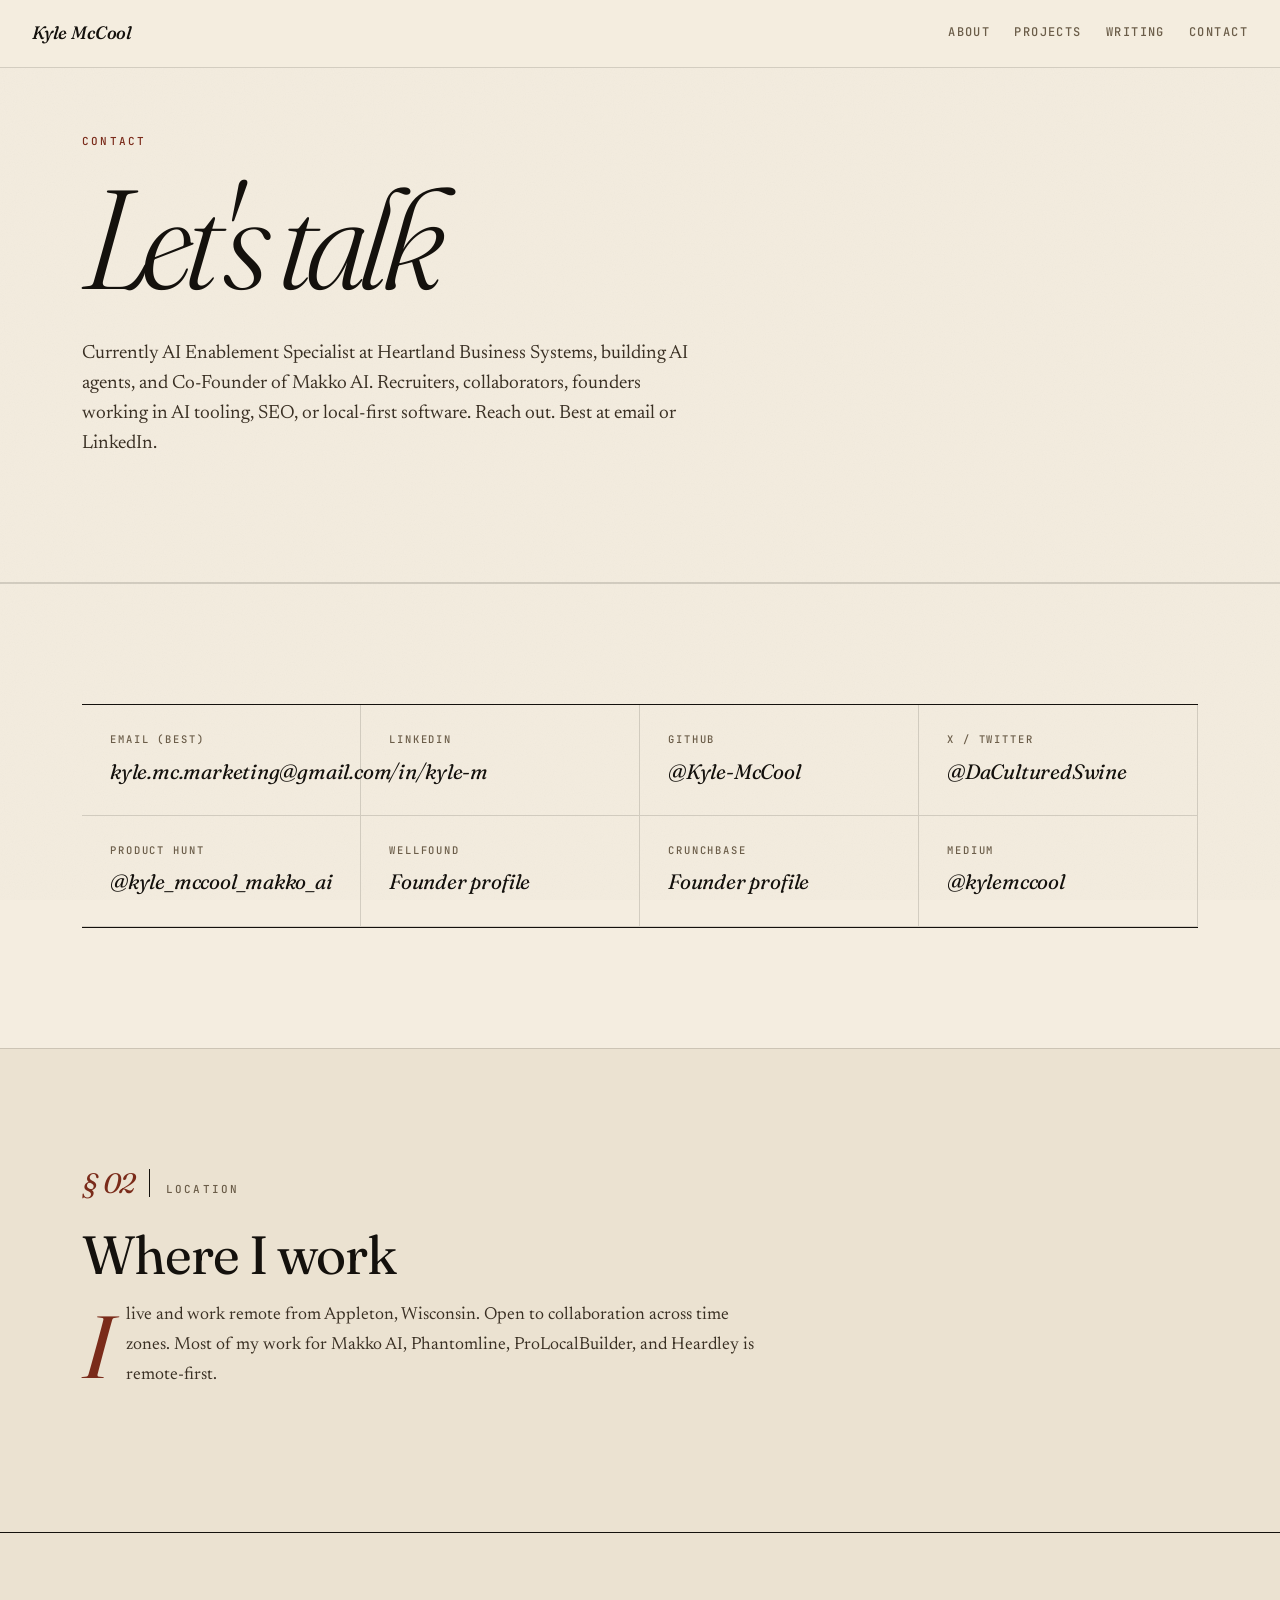
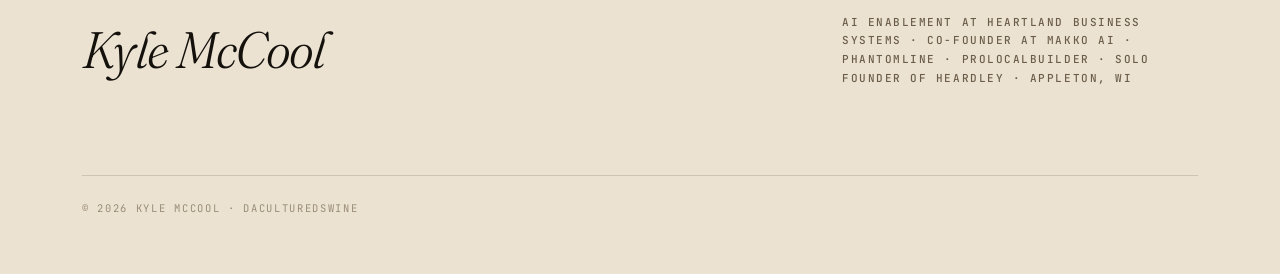
<file: contact.html>
<!doctype html>
<html lang="en">
<head>
<meta charset="utf-8" />
<title>Contact Kyle McCool</title>
<meta name="description" content="Contact Kyle McCool, AI Enablement Specialist at Heartland Business Systems and Co-Founder of Makko AI. Email, LinkedIn, Twitter, GitHub, Product Hunt." />
<meta name="viewport" content="width=device-width, initial-scale=1, viewport-fit=cover" />
<meta name="theme-color" content="#0a0a0a" />
<meta name="robots" content="index, follow, max-image-preview:large" />
<link rel="canonical" href="https://kylemccool.com/contact" />

<meta property="og:type" content="profile" />
<meta property="og:title" content="Contact Kyle McCool" />
<meta property="og:description" content="Email kyle.mc.marketing@gmail.com or find me on LinkedIn, Twitter, GitHub." />
<meta property="og:url" content="https://kylemccool.com/contact" />
<meta property="og:image" content="https://kylemccool.com/og-image.jpg" />
<meta property="og:image:width" content="1200" />
<meta property="og:image:height" content="630" />
<meta property="og:image:alt" content="Contact Kyle McCool, Co-Founder at Makko AI" />

<meta name="twitter:card" content="summary" />
<meta name="twitter:title" content="Contact Kyle McCool" />
<meta name="twitter:description" content="Reach Kyle McCool, Co-Founder at Makko AI." />
<meta name="twitter:image" content="https://kylemccool.com/og-image.jpg" />

<link rel="stylesheet" href="/styles.css" />

<script type="application/ld+json">
{
  "@context": "https://schema.org",
  "@type": "ContactPage",
  "name": "Contact Kyle McCool",
  "url": "https://kylemccool.com/contact",
  "mainEntity": {
    "@type": "Person",
    "@id": "https://kylemccool.com/#kyle-mccool",
    "jobTitle": "AI Enablement Specialist",
    "worksFor": {
      "@type": "Organization",
      "name": "Heartland Business Systems",
      "url": "https://www.hbs.net"
    },
    "name": "Kyle McCool",
    "email": "kyle.mc.marketing@gmail.com",
    "url": "https://kylemccool.com/",
    "alumniOf": [
      {
        "@type": "Organization",
        "name": "Makko AI",
        "url": "https://makko.ai"
      }
    ]
  }
}
</script>

<script type="application/ld+json">
{
  "@context": "https://schema.org",
  "@type": "BreadcrumbList",
  "itemListElement": [
    {
      "@type": "ListItem",
      "position": 1,
      "name": "Home",
      "item": "https://kylemccool.com/"
    },
    {
      "@type": "ListItem",
      "position": 2,
      "name": "Contact",
      "item": "https://kylemccool.com/contact"
    }
  ]
}
</script>
</head>
<body>

<nav class="nav">
  <a href="/" class="nav-brand">Kyle McCool</a>
  <div class="nav-links">
    <a href="/#about">About</a>
    <a href="/#projects">Projects</a>
    <a href="/writing">Writing</a>
    <a href="/contact">Contact</a>
  </div>
</nav>

<header class="hero">
  <div class="container">
    <div class="hero-eyebrow">Contact</div>
    <h1 class="hero-name">Let's talk</h1>
    <p class="hero-tagline">Currently AI Enablement Specialist at Heartland Business Systems, building AI agents, and Co-Founder of Makko AI. Recruiters, collaborators, founders working in AI tooling, SEO, or local-first software. Reach out. Best at email or LinkedIn.</p>
  </div>
</header>

<section class="section">
  <div class="container">
    <div class="contact-grid">
      <a class="contact-card" href="mailto:kyle.mc.marketing@gmail.com">
        <div class="contact-label">Email (best)</div>
        <div class="contact-value">kyle.mc.marketing@gmail.com</div>
      </a>
      <a class="contact-card" href="https://www.linkedin.com/in/kyle-m-34a550225/" target="_blank" rel="noopener me">
        <div class="contact-label">LinkedIn</div>
        <div class="contact-value">/in/kyle-m</div>
      </a>
      <a class="contact-card" href="https://github.com/Kyle-McCool" target="_blank" rel="noopener me">
        <div class="contact-label">GitHub</div>
        <div class="contact-value">@Kyle-McCool</div>
      </a>
      <a class="contact-card" href="https://x.com/daculturedswine" target="_blank" rel="noopener me">
        <div class="contact-label">X / Twitter</div>
        <div class="contact-value">@DaCulturedSwine</div>
      </a>
      <a class="contact-card" href="https://www.producthunt.com/@kyle_mccool_makko_ai" target="_blank" rel="noopener me">
        <div class="contact-label">Product Hunt</div>
        <div class="contact-value">@kyle_mccool_makko_ai</div>
      </a>
      <a class="contact-card" href="https://wellfound.com" target="_blank" rel="noopener me">
        <div class="contact-label">Wellfound</div>
        <div class="contact-value">Founder profile</div>
      </a>
      <a class="contact-card" href="https://crunchbase.com" target="_blank" rel="noopener me">
        <div class="contact-label">Crunchbase</div>
        <div class="contact-value">Founder profile</div>
      </a>
      <a class="contact-card" href="https://medium.com/@kylemccool" target="_blank" rel="noopener me">
        <div class="contact-label">Medium</div>
        <div class="contact-value">@kylemccool</div>
      </a>
    </div>
  </div>
</section>

<section class="section section-alt">
  <div class="container">
    <div class="section-label">Location</div>
    <h2>Where I work</h2>
    <div class="prose">
      <p>I live and work remote from Appleton, Wisconsin. Open to collaboration across time zones. Most of my work for Makko AI, Phantomline, ProLocalBuilder, and Heardley is remote-first.</p>
    </div>
  </div>
</section>

<footer class="footer">
  <div class="container footer-inner">
    <div class="footer-name">Kyle McCool</div>
    <div class="footer-meta">AI Enablement at Heartland Business Systems · Co-Founder at Makko AI · Phantomline · ProLocalBuilder · Solo founder of Heardley · Appleton, WI</div>
    <div class="footer-copyright">© 2026 Kyle McCool · DaCulturedSwine</div>
  </div>
</footer>

</body>
</html>
</file>
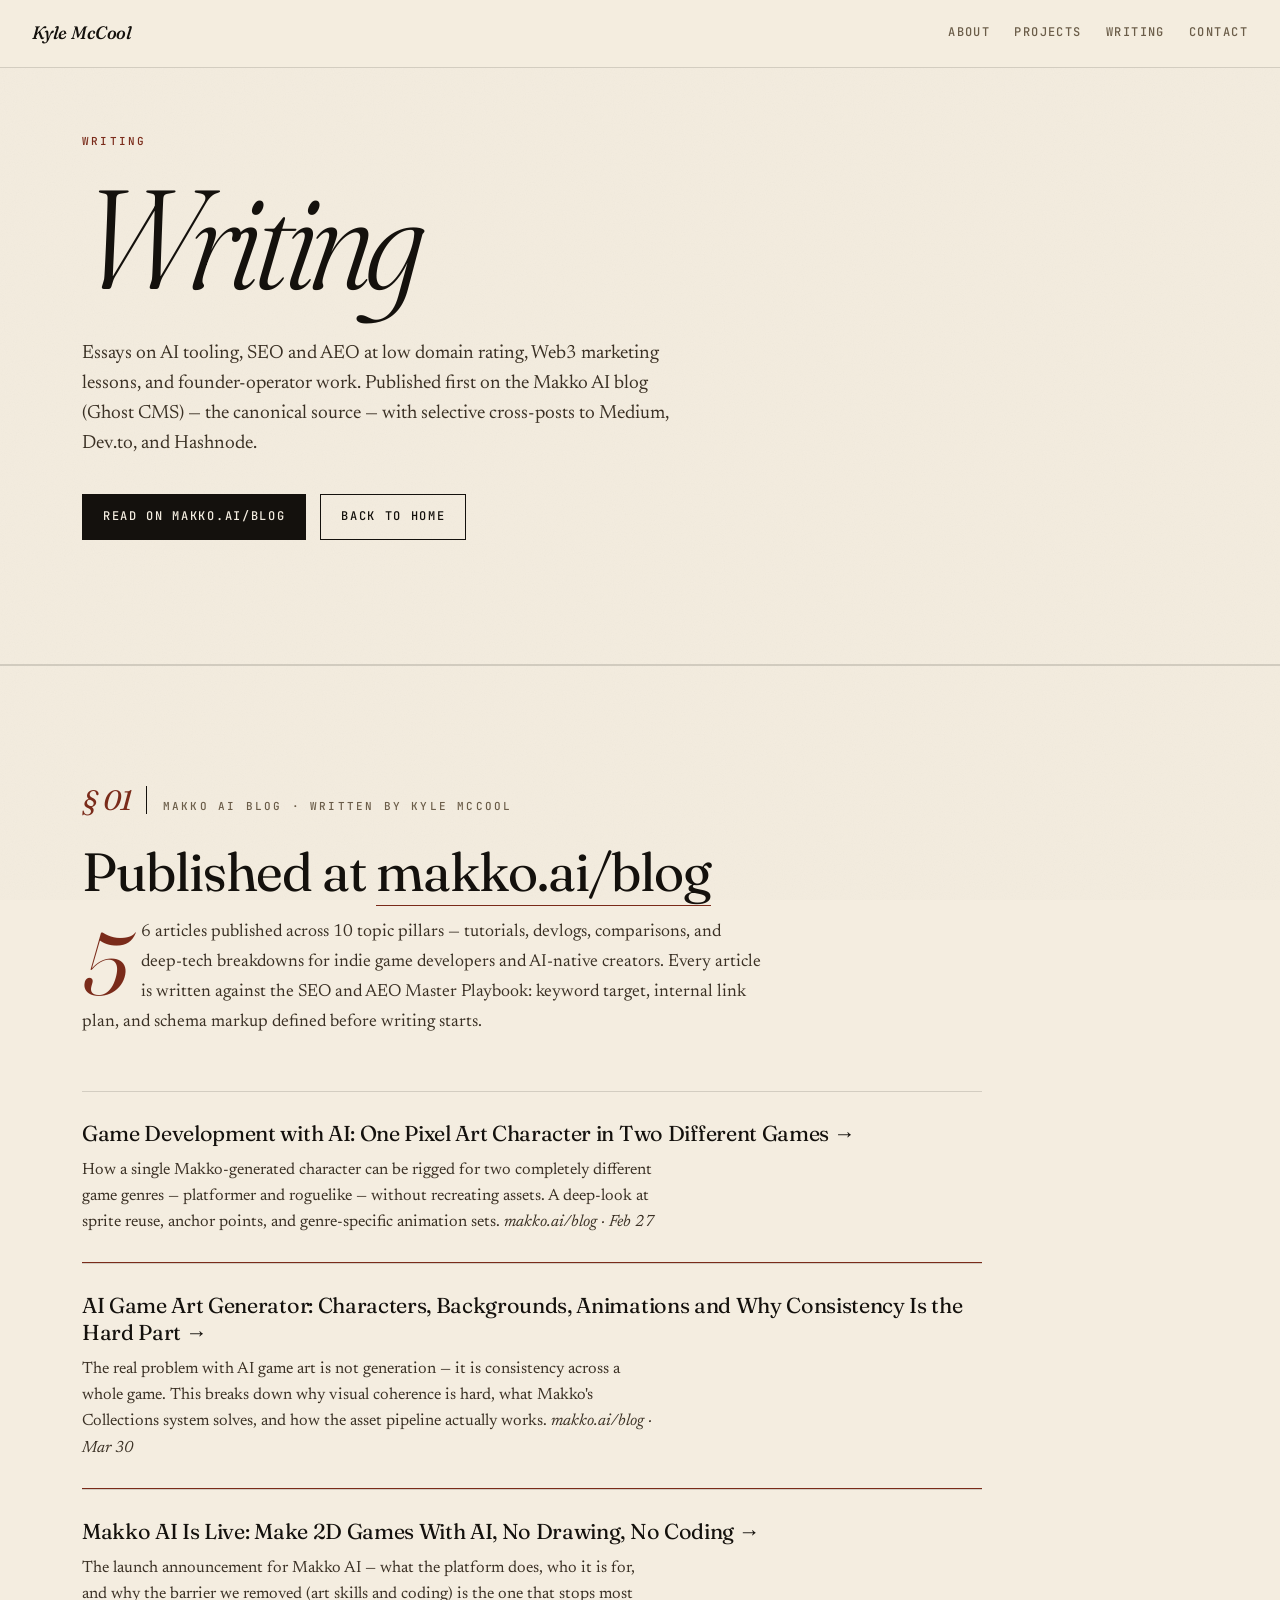
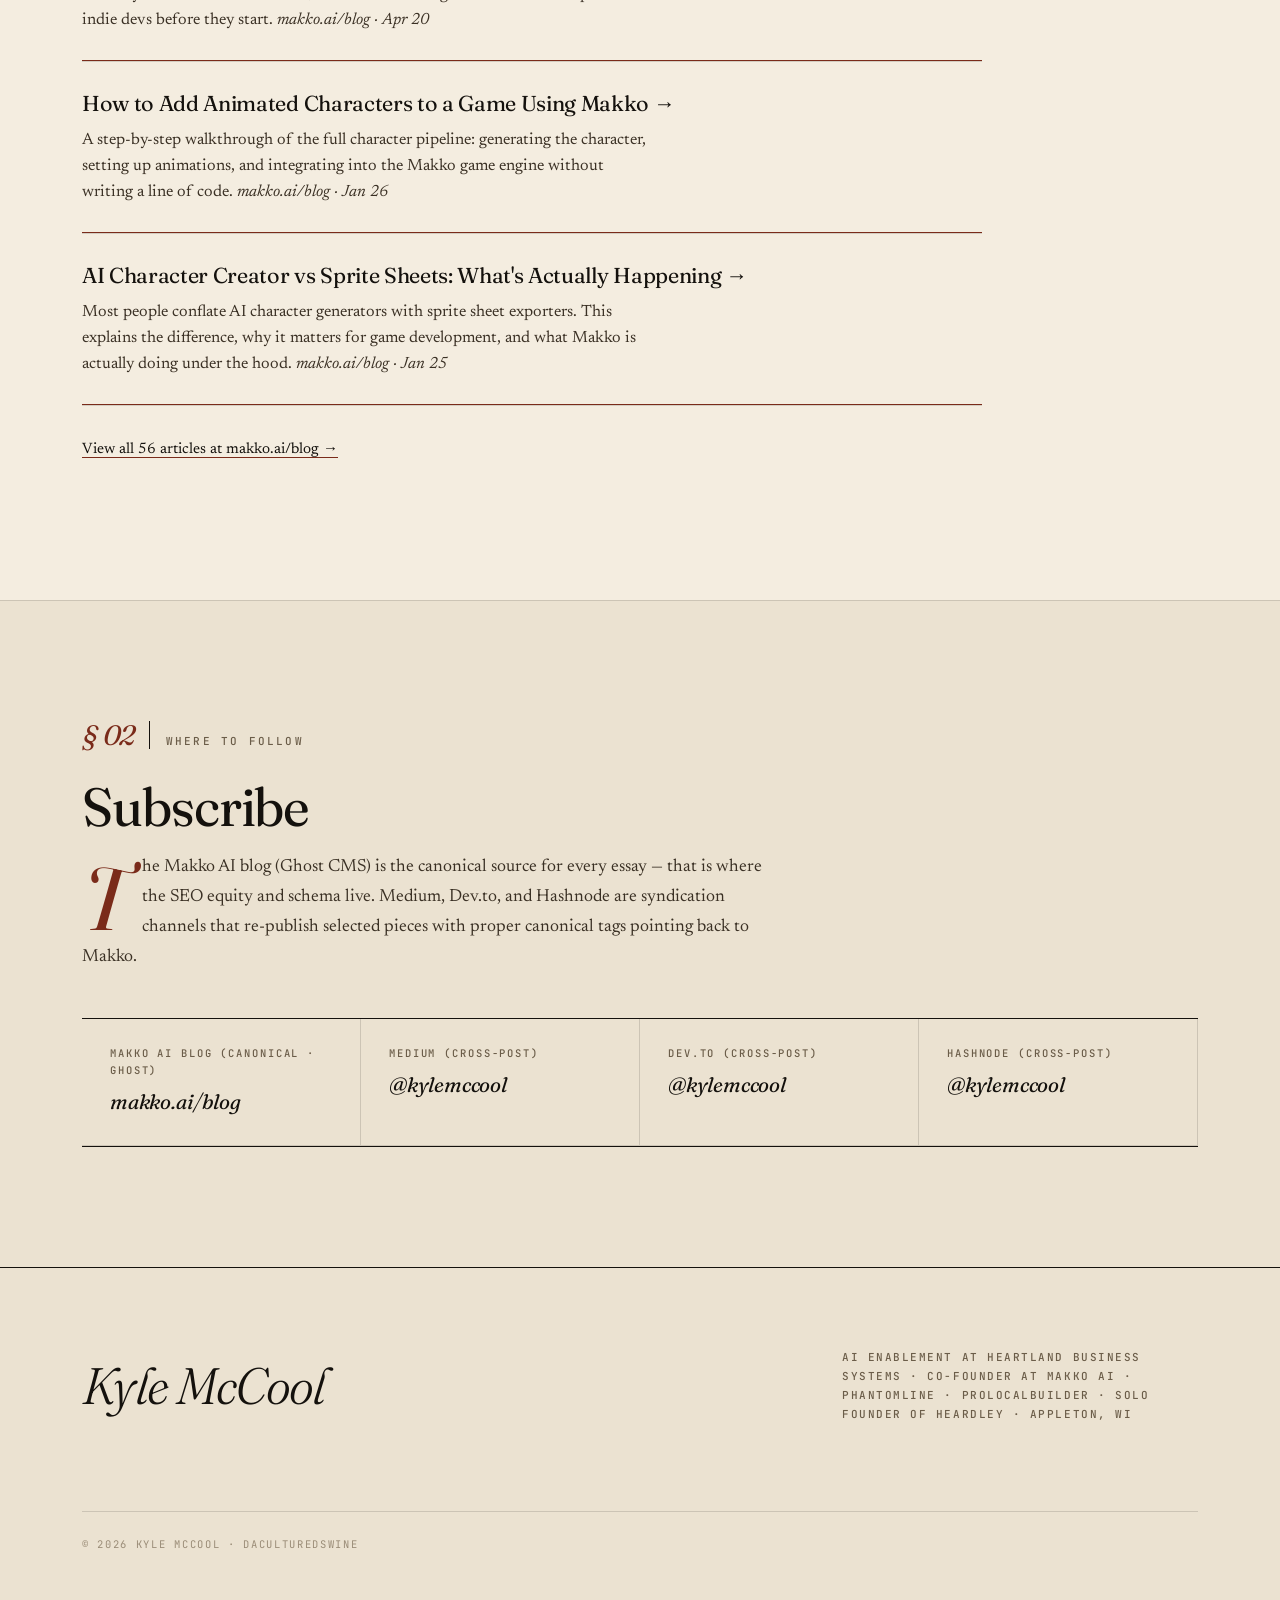
<file: writing.html>
<!doctype html>
<html lang="en">
<head>
<meta charset="utf-8" />
<title>Writing by Kyle McCool</title>
<meta name="description" content="Essays and articles by Kyle McCool on AI tooling, SEO and AEO at low domain rating, Web3 marketing lessons, and founder-operator work. Published on the Makko AI blog (Ghost CMS) with cross-posts to Medium, Dev.to, and Hashnode. Co-Founder of Makko AI." />
<meta name="viewport" content="width=device-width, initial-scale=1, viewport-fit=cover" />
<meta name="theme-color" content="#0a0a0a" />
<meta name="robots" content="index, follow, max-image-preview:large" />
<link rel="canonical" href="https://kylemccool.com/writing" />

<meta property="og:type" content="website" />
<meta property="og:title" content="Writing by Kyle McCool" />
<meta property="og:description" content="Essays on AI tooling, SEO, Web3 marketing, and founder-operator work." />
<meta property="og:url" content="https://kylemccool.com/writing" />
<meta property="og:image" content="https://kylemccool.com/og-image.jpg" />
<meta property="og:image:width" content="1200" />
<meta property="og:image:height" content="630" />
<meta property="og:image:alt" content="Kyle McCool — writing on AI, SEO, and founder-operator work" />

<meta name="twitter:card" content="summary_large_image" />
<meta name="twitter:title" content="Writing by Kyle McCool" />
<meta name="twitter:description" content="Essays on AI tooling, SEO, Web3 marketing, and founder-operator work." />
<meta name="twitter:image" content="https://kylemccool.com/og-image.jpg" />

<link rel="stylesheet" href="/styles.css" />

<script type="application/ld+json">
{
  "@context": "https://schema.org",
  "@type": "CollectionPage",
  "name": "Writing by Kyle McCool",
  "description": "Essays and articles by Kyle McCool on AI tooling, SEO, Web3 marketing, and founder-operator work.",
  "url": "https://kylemccool.com/writing",
  "author": {
    "@type": "Person",
    "@id": "https://kylemccool.com/#kyle-mccool",
    "name": "Kyle McCool",
    "url": "https://kylemccool.com/"
  }
}
</script>

<script type="application/ld+json">
{
  "@context": "https://schema.org",
  "@type": "BreadcrumbList",
  "itemListElement": [
    {"@type": "ListItem", "position": 1, "name": "Home", "item": "https://kylemccool.com/"},
    {"@type": "ListItem", "position": 2, "name": "Writing", "item": "https://kylemccool.com/writing"}
  ]
}
</script>
</head>
<body>

<nav class="nav">
  <a href="/" class="nav-brand">Kyle McCool</a>
  <div class="nav-links">
    <a href="/#about">About</a>
    <a href="/#projects">Projects</a>
    <a href="/writing">Writing</a>
    <a href="/contact">Contact</a>
  </div>
</nav>

<header class="hero">
  <div class="container">
    <div class="hero-eyebrow">Writing</div>
    <h1 class="hero-name">Writing</h1>
    <p class="hero-tagline">Essays on AI tooling, SEO and AEO at low domain rating, Web3 marketing lessons, and founder-operator work. Published first on the Makko AI blog (Ghost CMS) — the canonical source — with selective cross-posts to Medium, Dev.to, and Hashnode.</p>
    <div class="hero-ctas">
      <a class="btn btn-primary" href="https://makko.ai/blog" target="_blank" rel="noopener">Read on makko.ai/blog</a>
      <a class="btn btn-ghost" href="/">Back to home</a>
    </div>
  </div>
</header>

<section class="section">
  <div class="container">
    <div class="section-label">Makko AI Blog · Written by Kyle McCool</div>
    <h2>Published at <a href="https://makko.ai/blog" target="_blank" rel="noopener">makko.ai/blog</a></h2>
    <div class="prose">
      <p>56 articles published across 10 topic pillars — tutorials, devlogs, comparisons, and deep-tech breakdowns for indie game developers and AI-native creators. Every article is written against the SEO and AEO Master Playbook: keyword target, internal link plan, and schema markup defined before writing starts.</p>
    </div>

    <div class="decision-list" style="margin-top: 32px;">

      <a class="decision" href="https://www.makko.ai/blog/game-development-with-ai-one-pixel-art-character-in-two-different-games/" target="_blank" rel="noopener" style="text-decoration: none; display: block; color: inherit;">
        <h3>Game Development with AI: One Pixel Art Character in Two Different Games →</h3>
        <p>How a single Makko-generated character can be rigged for two completely different game genres — platformer and roguelike — without recreating assets. A deep-look at sprite reuse, anchor points, and genre-specific animation sets. <em>makko.ai/blog · Feb 27</em></p>
      </a>

      <a class="decision" href="https://www.makko.ai/blog/ai-game-art-generator/" target="_blank" rel="noopener" style="text-decoration: none; display: block; color: inherit;">
        <h3>AI Game Art Generator: Characters, Backgrounds, Animations and Why Consistency Is the Hard Part →</h3>
        <p>The real problem with AI game art is not generation — it is consistency across a whole game. This breaks down why visual coherence is hard, what Makko's Collections system solves, and how the asset pipeline actually works. <em>makko.ai/blog · Mar 30</em></p>
      </a>

      <a class="decision" href="https://www.makko.ai/blog/makko-ai-is-live-make-2d-games-with-ai-no-drawing-no-coding/" target="_blank" rel="noopener" style="text-decoration: none; display: block; color: inherit;">
        <h3>Makko AI Is Live: Make 2D Games With AI, No Drawing, No Coding →</h3>
        <p>The launch announcement for Makko AI — what the platform does, who it is for, and why the barrier we removed (art skills and coding) is the one that stops most indie devs before they start. <em>makko.ai/blog · Apr 20</em></p>
      </a>

      <a class="decision" href="https://www.makko.ai/blog/how-to-add-animated-characters-to-a-game-using-makko/" target="_blank" rel="noopener" style="text-decoration: none; display: block; color: inherit;">
        <h3>How to Add Animated Characters to a Game Using Makko →</h3>
        <p>A step-by-step walkthrough of the full character pipeline: generating the character, setting up animations, and integrating into the Makko game engine without writing a line of code. <em>makko.ai/blog · Jan 26</em></p>
      </a>

      <a class="decision" href="https://www.makko.ai/blog/ai-character-creator-vs-sprite-sheets-whats-actually-happening/" target="_blank" rel="noopener" style="text-decoration: none; display: block; color: inherit;">
        <h3>AI Character Creator vs Sprite Sheets: What's Actually Happening →</h3>
        <p>Most people conflate AI character generators with sprite sheet exporters. This explains the difference, why it matters for game development, and what Makko is actually doing under the hood. <em>makko.ai/blog · Jan 25</em></p>
      </a>

    </div>

    <p style="margin-top: 32px; font-size: 15px; color: var(--text-dim);">
      <a href="https://makko.ai/blog" target="_blank" rel="noopener">View all 56 articles at makko.ai/blog →</a>
    </p>
  </div>
</section>

<section class="section section-alt">
  <div class="container">
    <div class="section-label">Where to follow</div>
    <h2>Subscribe</h2>
    <div class="prose" style="margin-bottom: 24px;">
      <p>The Makko AI blog (Ghost CMS) is the canonical source for every essay — that is where the SEO equity and schema live. Medium, Dev.to, and Hashnode are syndication channels that re-publish selected pieces with proper canonical tags pointing back to Makko.</p>
    </div>
    <div class="contact-grid">
      <a class="contact-card" href="https://makko.ai/blog" target="_blank" rel="noopener">
        <div class="contact-label">Makko AI blog (canonical · Ghost)</div>
        <div class="contact-value">makko.ai/blog</div>
      </a>
      <a class="contact-card" href="https://medium.com/@kylemccool" target="_blank" rel="noopener">
        <div class="contact-label">Medium (cross-post)</div>
        <div class="contact-value">@kylemccool</div>
      </a>
      <a class="contact-card" href="https://dev.to" target="_blank" rel="noopener">
        <div class="contact-label">Dev.to (cross-post)</div>
        <div class="contact-value">@kylemccool</div>
      </a>
      <a class="contact-card" href="https://hashnode.com" target="_blank" rel="noopener">
        <div class="contact-label">Hashnode (cross-post)</div>
        <div class="contact-value">@kylemccool</div>
      </a>
    </div>
  </div>
</section>

<footer class="footer">
  <div class="container footer-inner">
    <div class="footer-name">Kyle McCool</div>
    <div class="footer-meta">AI Enablement at Heartland Business Systems · Co-Founder at Makko AI · Phantomline · ProLocalBuilder · Solo founder of Heardley · Appleton, WI</div>
    <div class="footer-copyright">© 2026 Kyle McCool · DaCulturedSwine</div>
  </div>
</footer>

</body>
</html>
</file>
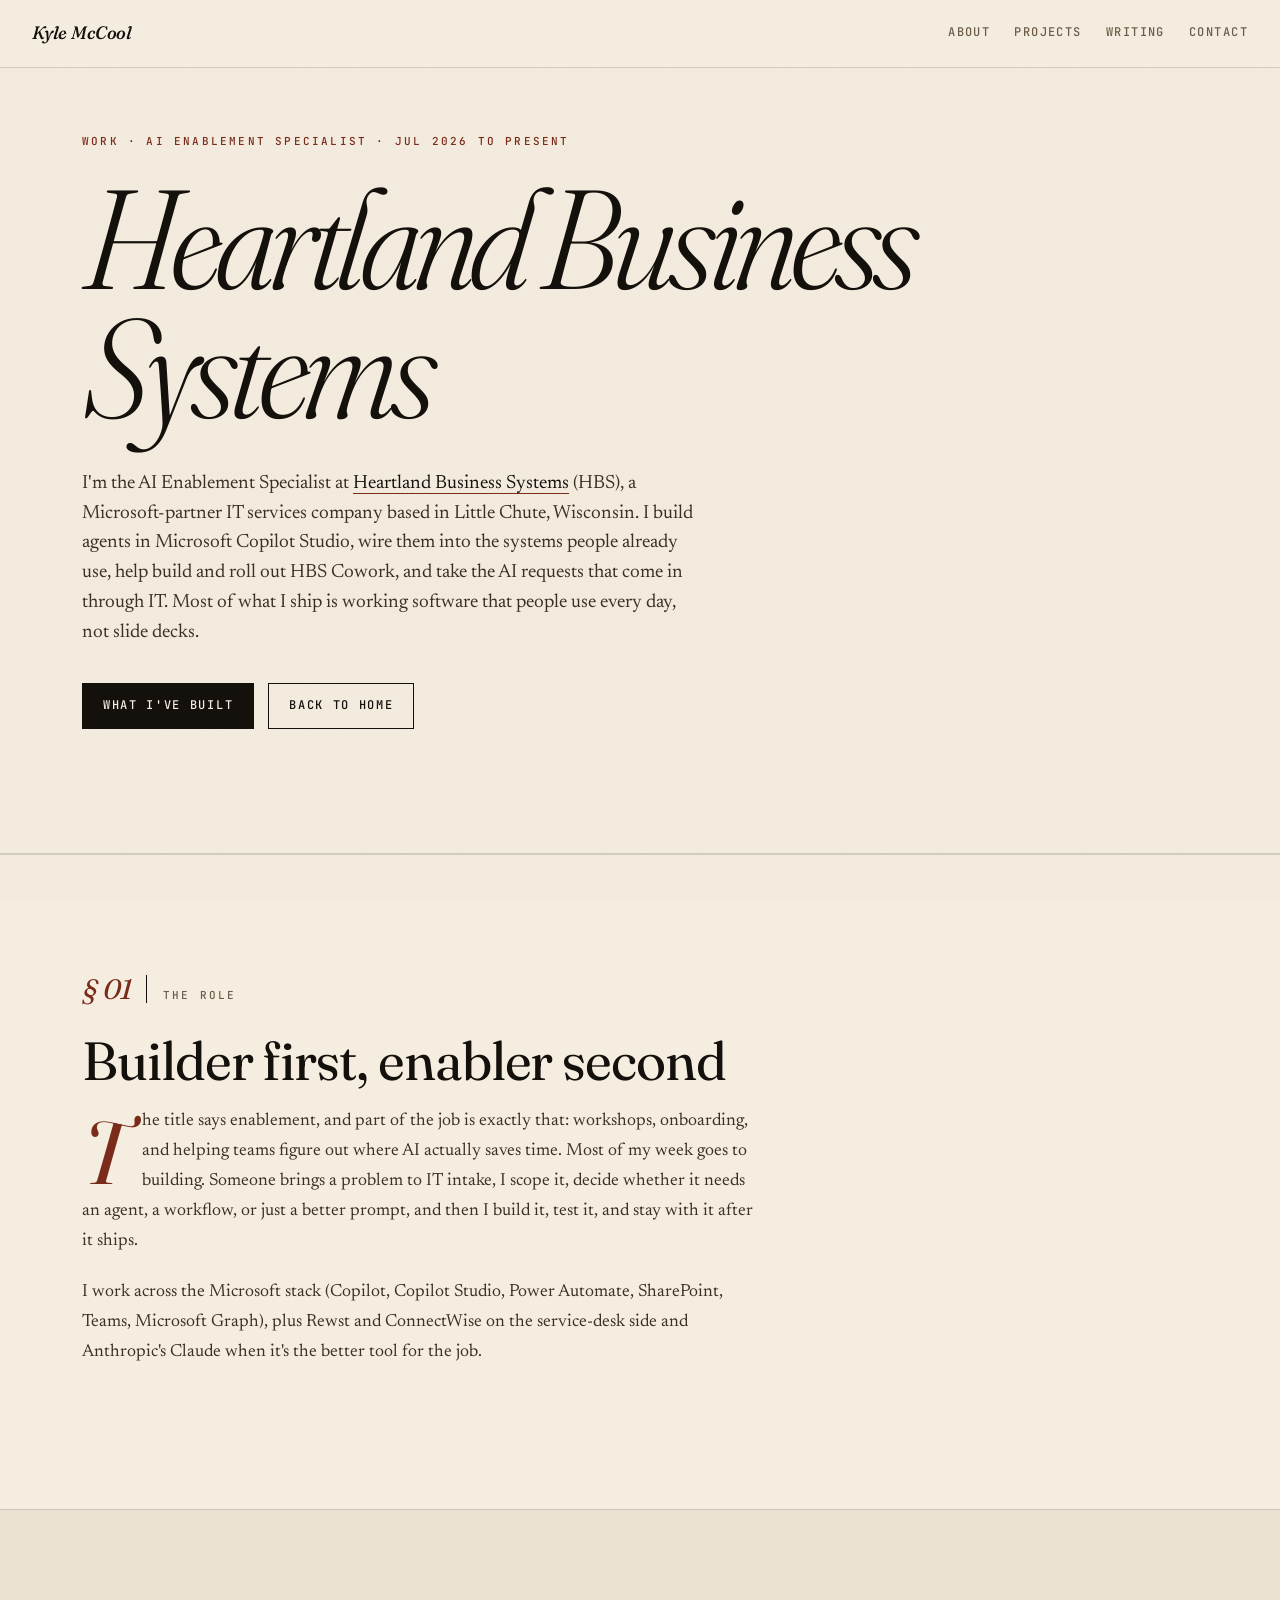
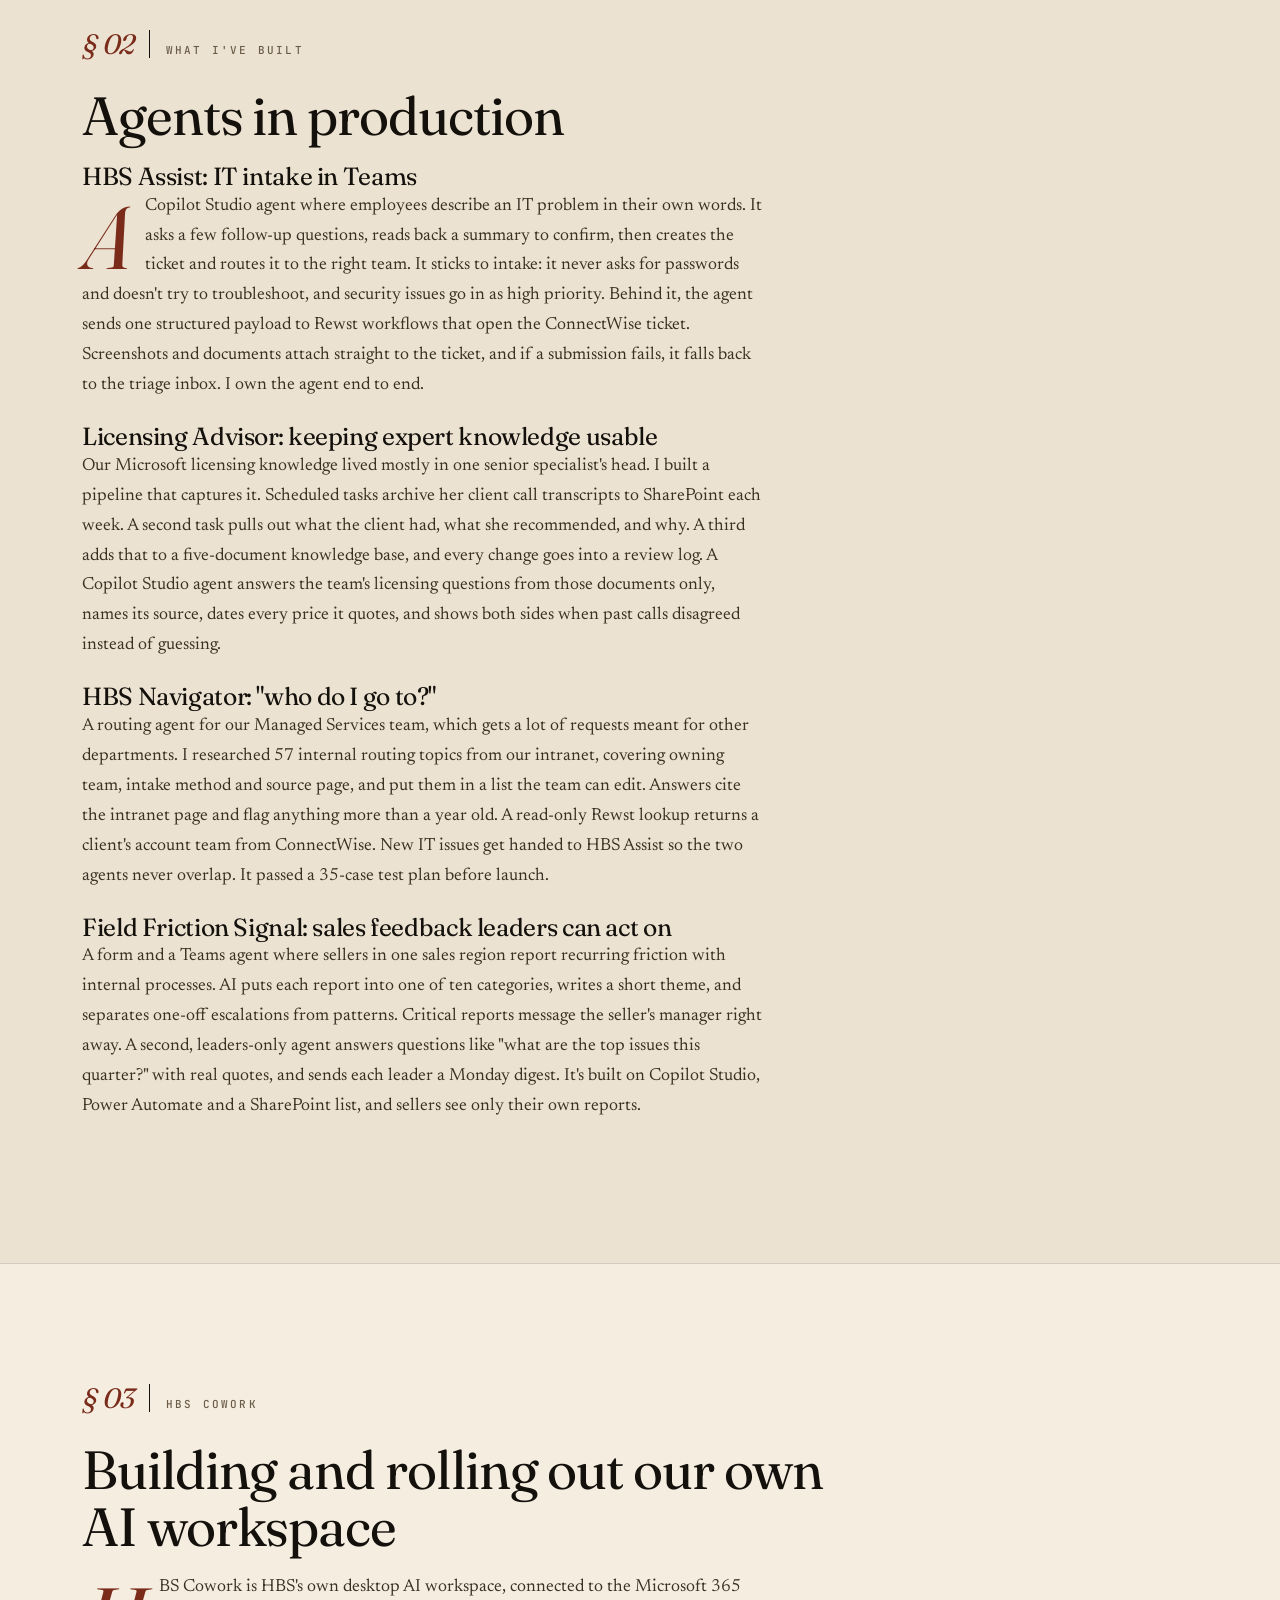
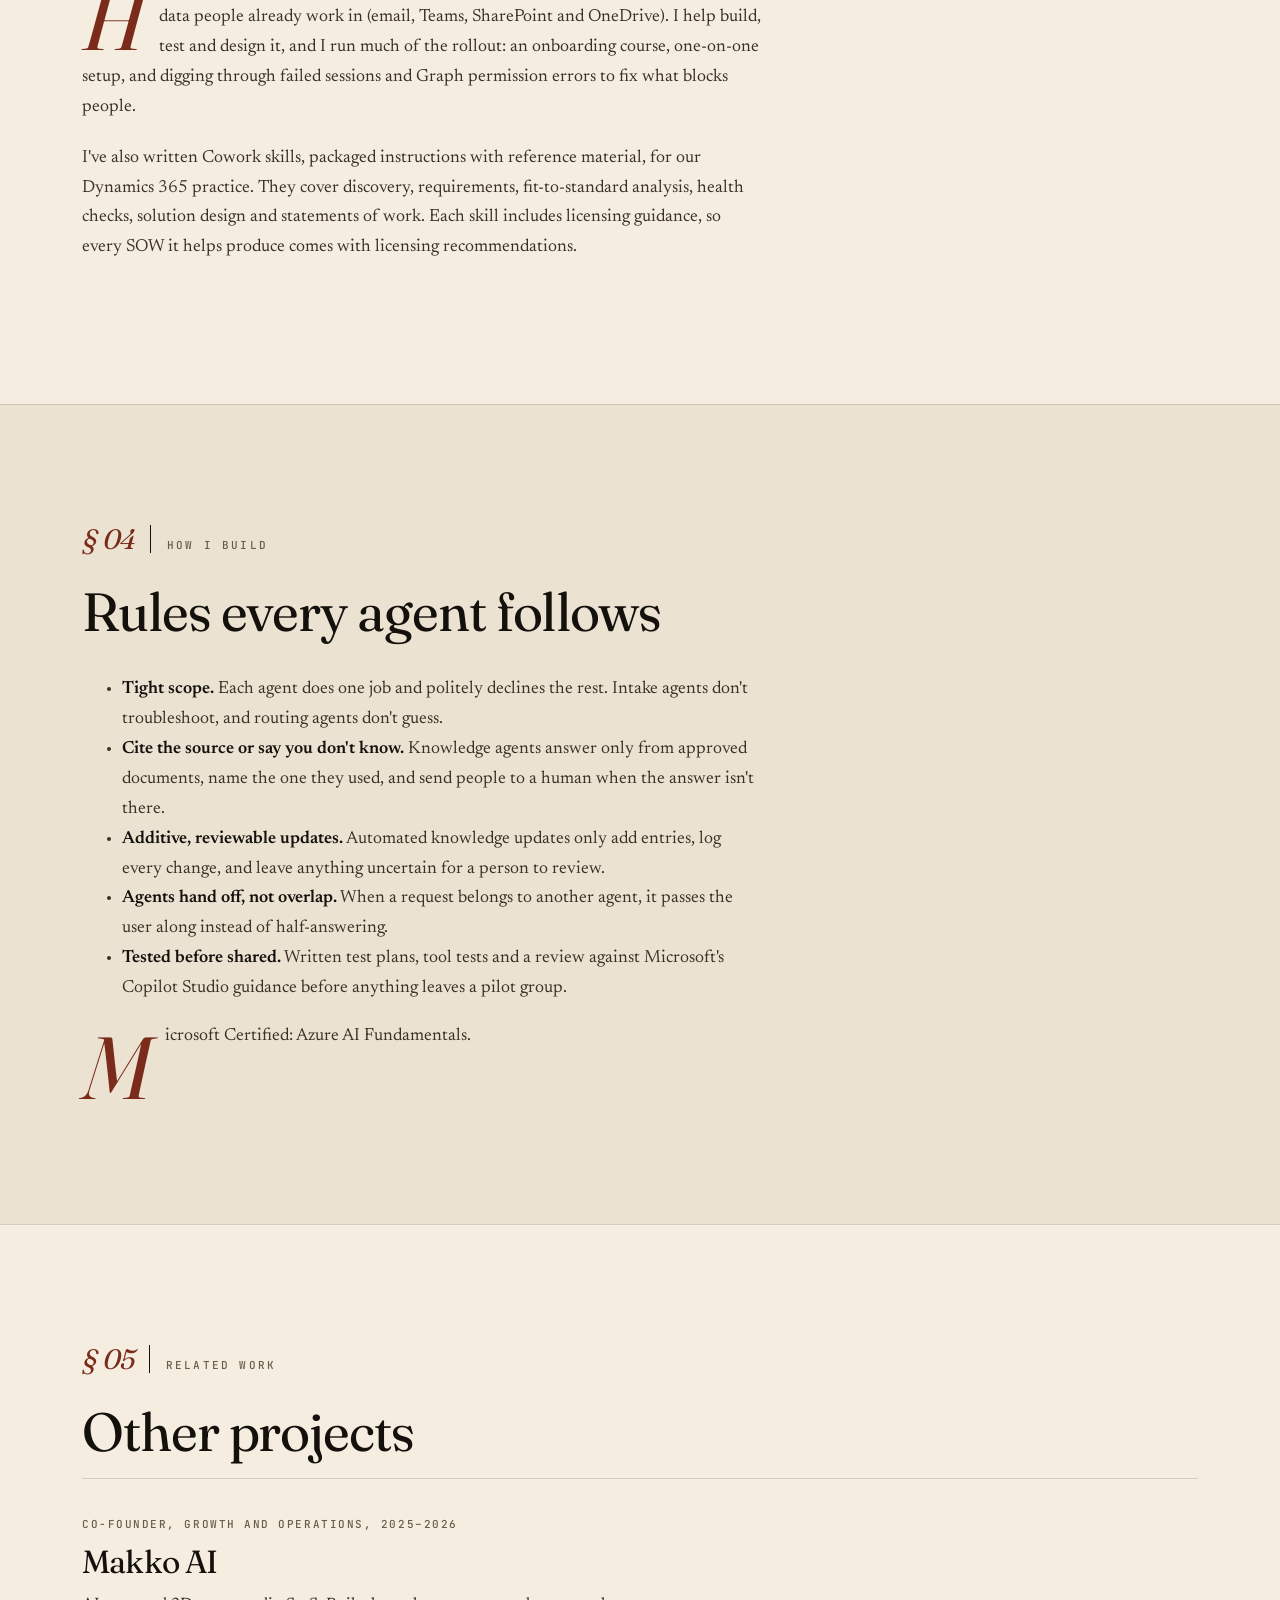
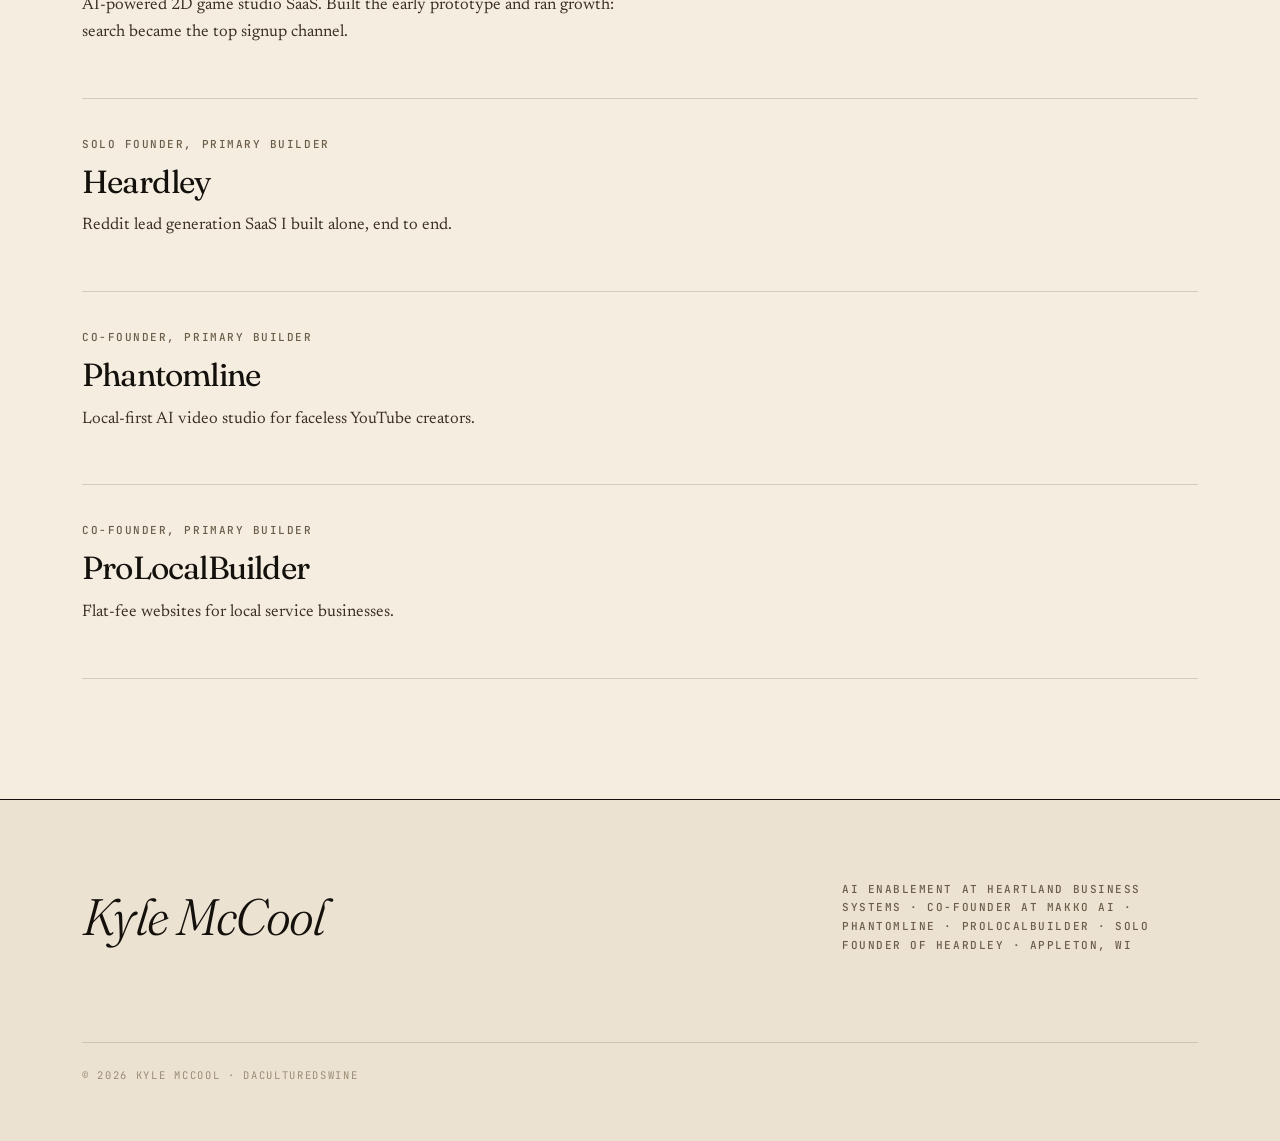
<file: work/hbs.html>
<!doctype html>
<html lang="en">
<head>
<meta charset="utf-8" />
<title>Kyle McCool at Heartland Business Systems: AI Agents and Enablement</title>
<meta name="description" content="Kyle McCool builds Copilot Studio agents and AI workflows as AI Enablement Specialist at Heartland Business Systems: IT intake, licensing knowledge, routing, and HBS Cowork." />
<meta name="viewport" content="width=device-width, initial-scale=1, viewport-fit=cover" />
<meta name="theme-color" content="#0a0a0a" />
<meta name="robots" content="index, follow, max-image-preview:large" />
<link rel="canonical" href="https://kylemccool.com/work/hbs" />
<link rel="icon" type="image/x-icon" href="/favicon.ico" />
<link rel="icon" type="image/png" sizes="32x32" href="/favicon-32.png" />
<link rel="apple-touch-icon" href="/apple-touch-icon.png" />

<meta property="og:type" content="article" />
<meta property="og:title" content="Kyle McCool at Heartland Business Systems: AI Agents and Enablement" />
<meta property="og:description" content="Copilot Studio agents, AI workflows, and HBS Cowork. What Kyle McCool builds as AI Enablement Specialist at Heartland Business Systems." />
<meta property="og:url" content="https://kylemccool.com/work/hbs" />
<meta property="og:image" content="https://kylemccool.com/og-image.jpg" />
<meta property="og:image:width" content="1200" />
<meta property="og:image:height" content="630" />

<meta name="twitter:card" content="summary_large_image" />
<meta name="twitter:title" content="Kyle McCool at Heartland Business Systems: AI Agents and Enablement" />
<meta name="twitter:description" content="Copilot Studio agents, AI workflows, and HBS Cowork, built as AI Enablement Specialist at HBS." />
<meta name="twitter:image" content="https://kylemccool.com/og-image.jpg" />

<link rel="stylesheet" href="/styles.css" />

<script type="application/ld+json">
{
  "@context": "https://schema.org",
  "@type": "Article",
  "headline": "Kyle McCool at Heartland Business Systems: AI Agents and Enablement",
  "description": "What Kyle McCool builds as AI Enablement Specialist at Heartland Business Systems: Copilot Studio agents for IT intake, licensing knowledge, internal routing, and sales feedback, plus work on HBS Cowork.",
  "url": "https://kylemccool.com/work/hbs",
  "image": "https://kylemccool.com/og-image.jpg",
  "datePublished": "2026-11-21",
  "dateModified": "2026-11-21",
  "author": {
    "@type": "Person",
    "@id": "https://kylemccool.com/#kyle-mccool",
    "name": "Kyle McCool",
    "url": "https://kylemccool.com/"
  },
  "about": {
    "@type": "Organization",
    "name": "Heartland Business Systems",
    "alternateName": "HBS",
    "url": "https://www.hbs.net"
  },
  "mainEntity": {
    "@type": "Person",
    "@id": "https://kylemccool.com/#kyle-mccool",
    "name": "Kyle McCool",
    "jobTitle": "AI Enablement Specialist",
    "worksFor": {
      "@type": "Organization",
      "name": "Heartland Business Systems",
      "url": "https://www.hbs.net"
    },
    "hasCredential": {
      "@type": "EducationalOccupationalCredential",
      "name": "Microsoft Certified: Azure AI Fundamentals",
      "credentialCategory": "certification",
      "recognizedBy": {"@type": "Organization", "name": "Microsoft"}
    },
    "knowsAbout": ["Microsoft Copilot Studio", "Microsoft Copilot", "Power Automate", "SharePoint", "Microsoft Graph", "Rewst", "ConnectWise", "Claude", "AI agents", "AI governance", "Retrieval-grounded agents"]
  }
}
</script>

<script type="application/ld+json">
{
  "@context": "https://schema.org",
  "@type": "BreadcrumbList",
  "itemListElement": [
    {"@type": "ListItem", "position": 1, "name": "Home", "item": "https://kylemccool.com/"},
    {"@type": "ListItem", "position": 2, "name": "Work", "item": "https://kylemccool.com/#projects"},
    {"@type": "ListItem", "position": 3, "name": "Heartland Business Systems", "item": "https://kylemccool.com/work/hbs"}
  ]
}
</script>
</head>
<body>

<nav class="nav">
  <a href="/" class="nav-brand">Kyle McCool</a>
  <div class="nav-links">
    <a href="/#about">About</a>
    <a href="/#projects">Projects</a>
    <a href="/writing">Writing</a>
    <a href="/contact">Contact</a>
  </div>
</nav>

<header class="hero">
  <div class="container">
    <div class="hero-eyebrow">Work · AI Enablement Specialist · Jul 2026 to Present</div>
    <h1 class="hero-name">Heartland Business Systems</h1>
    <p class="hero-tagline">I'm the AI Enablement Specialist at <a href="https://www.hbs.net">Heartland Business Systems</a> (HBS), a Microsoft-partner IT services company based in Little Chute, Wisconsin. I build agents in Microsoft Copilot Studio, wire them into the systems people already use, help build and roll out HBS Cowork, and take the AI requests that come in through IT. Most of what I ship is working software that people use every day, not slide decks.</p>
    <div class="hero-ctas">
      <a class="btn btn-primary" href="#built">What I've built</a>
      <a class="btn btn-ghost" href="/">Back to home</a>
    </div>
  </div>
</header>

<section class="section">
  <div class="container">
    <div class="section-label">The role</div>
    <h2>Builder first, enabler second</h2>
    <div class="prose">
      <p>The title says enablement, and part of the job is exactly that: workshops, onboarding, and helping teams figure out where AI actually saves time. Most of my week goes to building. Someone brings a problem to IT intake, I scope it, decide whether it needs an agent, a workflow, or just a better prompt, and then I build it, test it, and stay with it after it ships.</p>
      <p>I work across the Microsoft stack (Copilot, Copilot Studio, Power Automate, SharePoint, Teams, Microsoft Graph), plus Rewst and ConnectWise on the service-desk side and Anthropic's Claude when it's the better tool for the job.</p>
    </div>
  </div>
</section>

<section id="built" class="section section-alt">
  <div class="container">
    <div class="section-label">What I've built</div>
    <h2>Agents in production</h2>
    <div class="prose">
      <h3>HBS Assist: IT intake in Teams</h3>
      <p>A Copilot Studio agent where employees describe an IT problem in their own words. It asks a few follow-up questions, reads back a summary to confirm, then creates the ticket and routes it to the right team. It sticks to intake: it never asks for passwords and doesn't try to troubleshoot, and security issues go in as high priority. Behind it, the agent sends one structured payload to Rewst workflows that open the ConnectWise ticket. Screenshots and documents attach straight to the ticket, and if a submission fails, it falls back to the triage inbox. I own the agent end to end.</p>

      <h3>Licensing Advisor: keeping expert knowledge usable</h3>
      <p>Our Microsoft licensing knowledge lived mostly in one senior specialist's head. I built a pipeline that captures it. Scheduled tasks archive her client call transcripts to SharePoint each week. A second task pulls out what the client had, what she recommended, and why. A third adds that to a five-document knowledge base, and every change goes into a review log. A Copilot Studio agent answers the team's licensing questions from those documents only, names its source, dates every price it quotes, and shows both sides when past calls disagreed instead of guessing.</p>

      <h3>HBS Navigator: "who do I go to?"</h3>
      <p>A routing agent for our Managed Services team, which gets a lot of requests meant for other departments. I researched 57 internal routing topics from our intranet, covering owning team, intake method and source page, and put them in a list the team can edit. Answers cite the intranet page and flag anything more than a year old. A read-only Rewst lookup returns a client's account team from ConnectWise. New IT issues get handed to HBS Assist so the two agents never overlap. It passed a 35-case test plan before launch.</p>

      <h3>Field Friction Signal: sales feedback leaders can act on</h3>
      <p>A form and a Teams agent where sellers in one sales region report recurring friction with internal processes. AI puts each report into one of ten categories, writes a short theme, and separates one-off escalations from patterns. Critical reports message the seller's manager right away. A second, leaders-only agent answers questions like "what are the top issues this quarter?" with real quotes, and sends each leader a Monday digest. It's built on Copilot Studio, Power Automate and a SharePoint list, and sellers see only their own reports.</p>
    </div>
  </div>
</section>

<section class="section">
  <div class="container">
    <div class="section-label">HBS Cowork</div>
    <h2>Building and rolling out our own AI workspace</h2>
    <div class="prose">
      <p>HBS Cowork is HBS's own desktop AI workspace, connected to the Microsoft 365 data people already work in (email, Teams, SharePoint and OneDrive). I help build, test and design it, and I run much of the rollout: an onboarding course, one-on-one setup, and digging through failed sessions and Graph permission errors to fix what blocks people.</p>
      <p>I've also written Cowork skills, packaged instructions with reference material, for our Dynamics 365 practice. They cover discovery, requirements, fit-to-standard analysis, health checks, solution design and statements of work. Each skill includes licensing guidance, so every SOW it helps produce comes with licensing recommendations.</p>
    </div>
  </div>
</section>

<section class="section section-alt">
  <div class="container">
    <div class="section-label">How I build</div>
    <h2>Rules every agent follows</h2>
    <div class="prose">
      <ul>
        <li><strong>Tight scope.</strong> Each agent does one job and politely declines the rest. Intake agents don't troubleshoot, and routing agents don't guess.</li>
        <li><strong>Cite the source or say you don't know.</strong> Knowledge agents answer only from approved documents, name the one they used, and send people to a human when the answer isn't there.</li>
        <li><strong>Additive, reviewable updates.</strong> Automated knowledge updates only add entries, log every change, and leave anything uncertain for a person to review.</li>
        <li><strong>Agents hand off, not overlap.</strong> When a request belongs to another agent, it passes the user along instead of half-answering.</li>
        <li><strong>Tested before shared.</strong> Written test plans, tool tests and a review against Microsoft's Copilot Studio guidance before anything leaves a pilot group.</li>
      </ul>
      <p>Microsoft Certified: Azure AI Fundamentals.</p>
    </div>
  </div>
</section>

<section class="section">
  <div class="container">
    <div class="section-label">Related work</div>
    <h2>Other projects</h2>
    <div class="card-grid">
      <a class="card" href="/work/makko-ai">
        <div class="card-eyebrow">Co-Founder, Growth and Operations, 2025–2026</div>
        <h3 class="card-title">Makko AI</h3>
        <p class="card-desc">AI-powered 2D game studio SaaS. Built the early prototype and ran growth: search became the top signup channel.</p>
      </a>
      <a class="card" href="/work/heardley">
        <div class="card-eyebrow">Solo Founder, Primary Builder</div>
        <h3 class="card-title">Heardley</h3>
        <p class="card-desc">Reddit lead generation SaaS I built alone, end to end.</p>
      </a>
      <a class="card" href="/work/phantomline">
        <div class="card-eyebrow">Co-Founder, Primary Builder</div>
        <h3 class="card-title">Phantomline</h3>
        <p class="card-desc">Local-first AI video studio for faceless YouTube creators.</p>
      </a>
      <a class="card" href="/work/prolocalbuilder">
        <div class="card-eyebrow">Co-Founder, Primary Builder</div>
        <h3 class="card-title">ProLocalBuilder</h3>
        <p class="card-desc">Flat-fee websites for local service businesses.</p>
      </a>
    </div>
  </div>
</section>

<footer class="footer">
  <div class="container footer-inner">
    <div class="footer-name">Kyle McCool</div>
    <div class="footer-meta">AI Enablement at Heartland Business Systems · Co-Founder at Makko AI · Phantomline · ProLocalBuilder · Solo founder of Heardley · Appleton, WI</div>
    <div class="footer-copyright">© 2026 Kyle McCool · DaCulturedSwine</div>
  </div>
</footer>

</body>
</html>
</file>
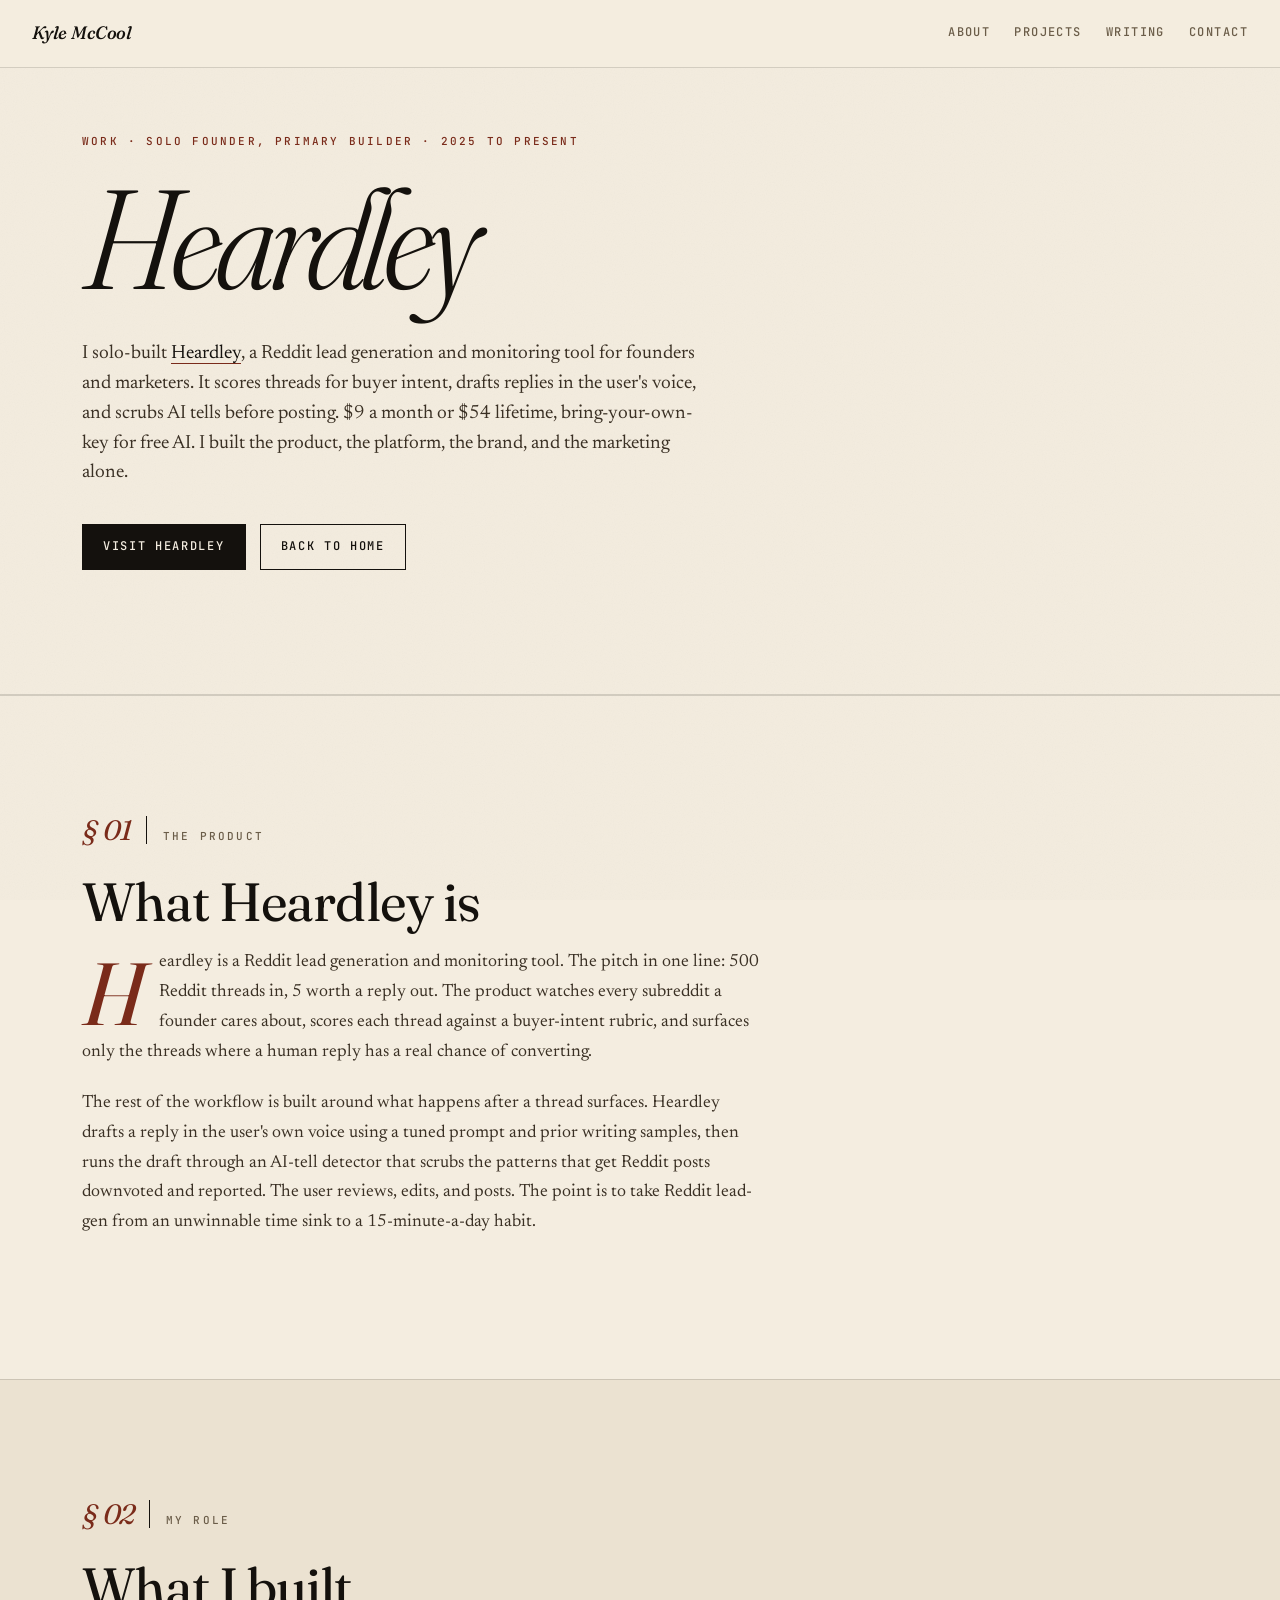
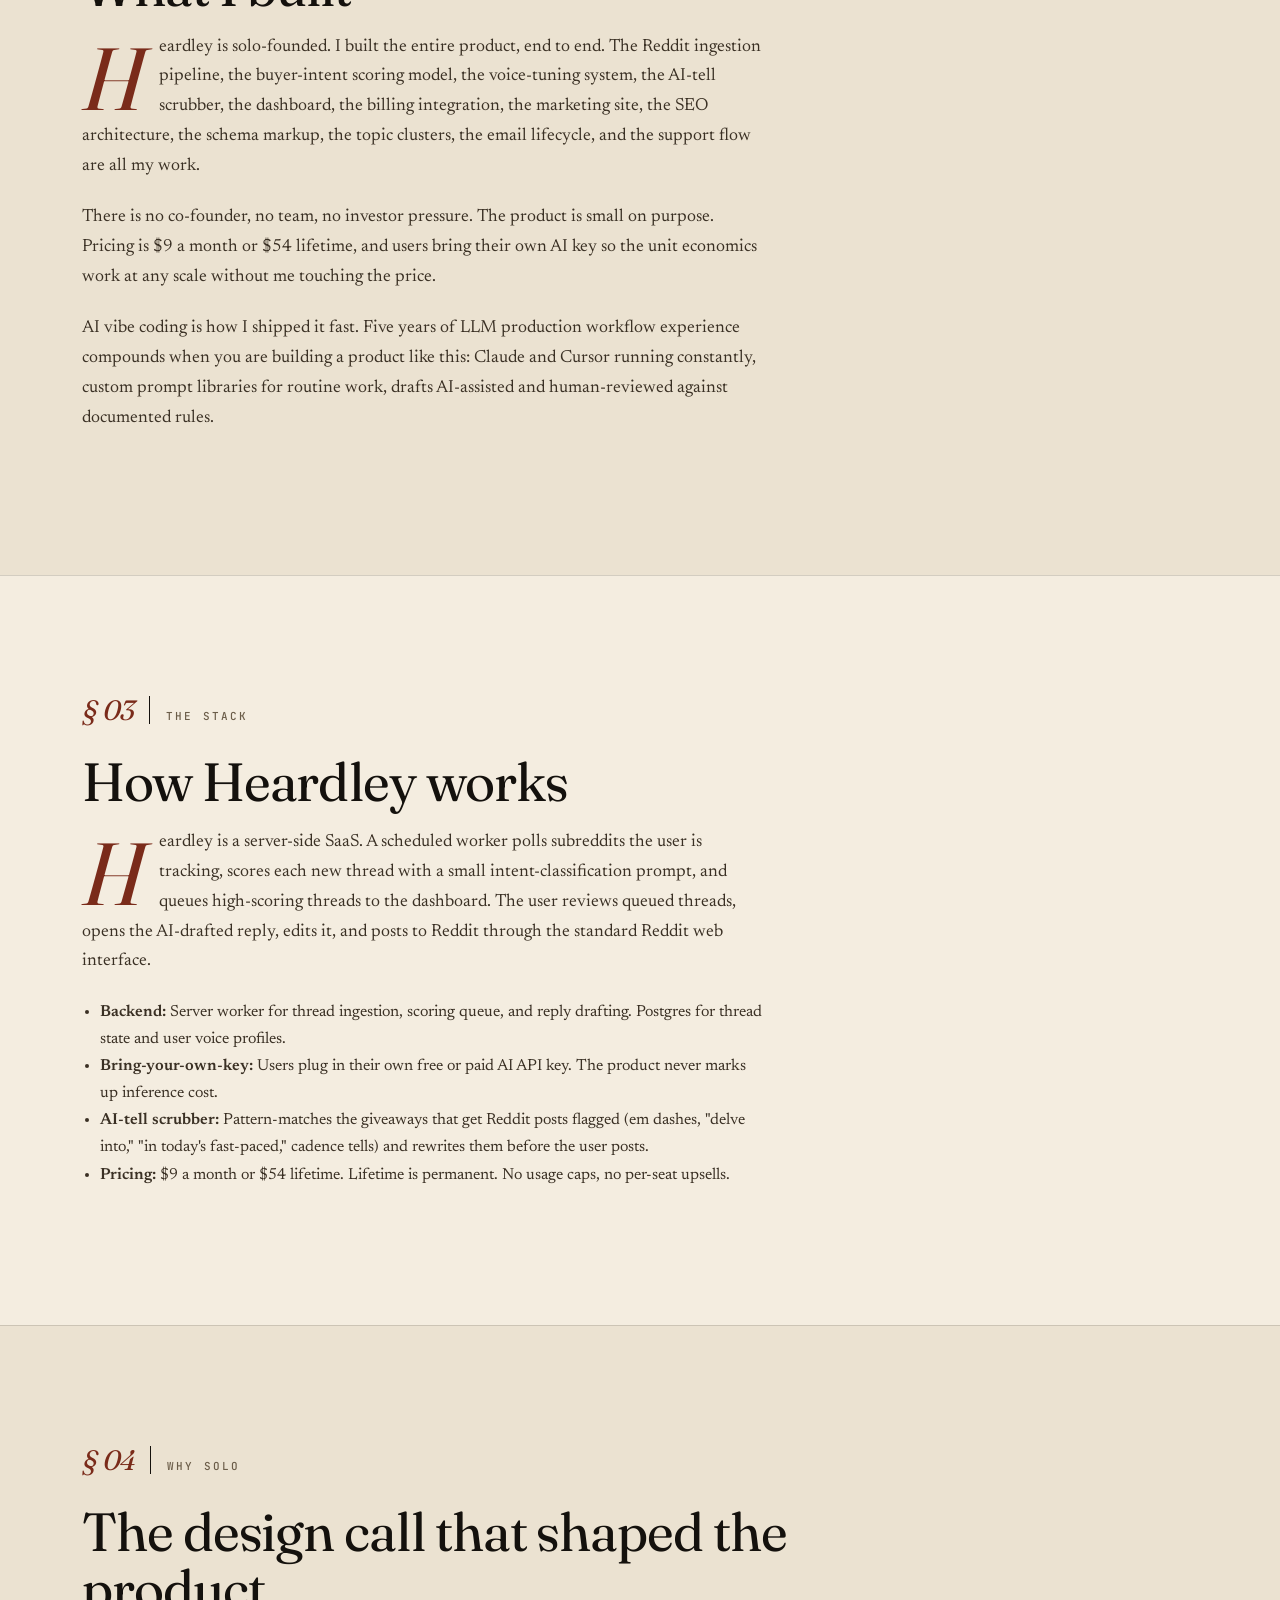
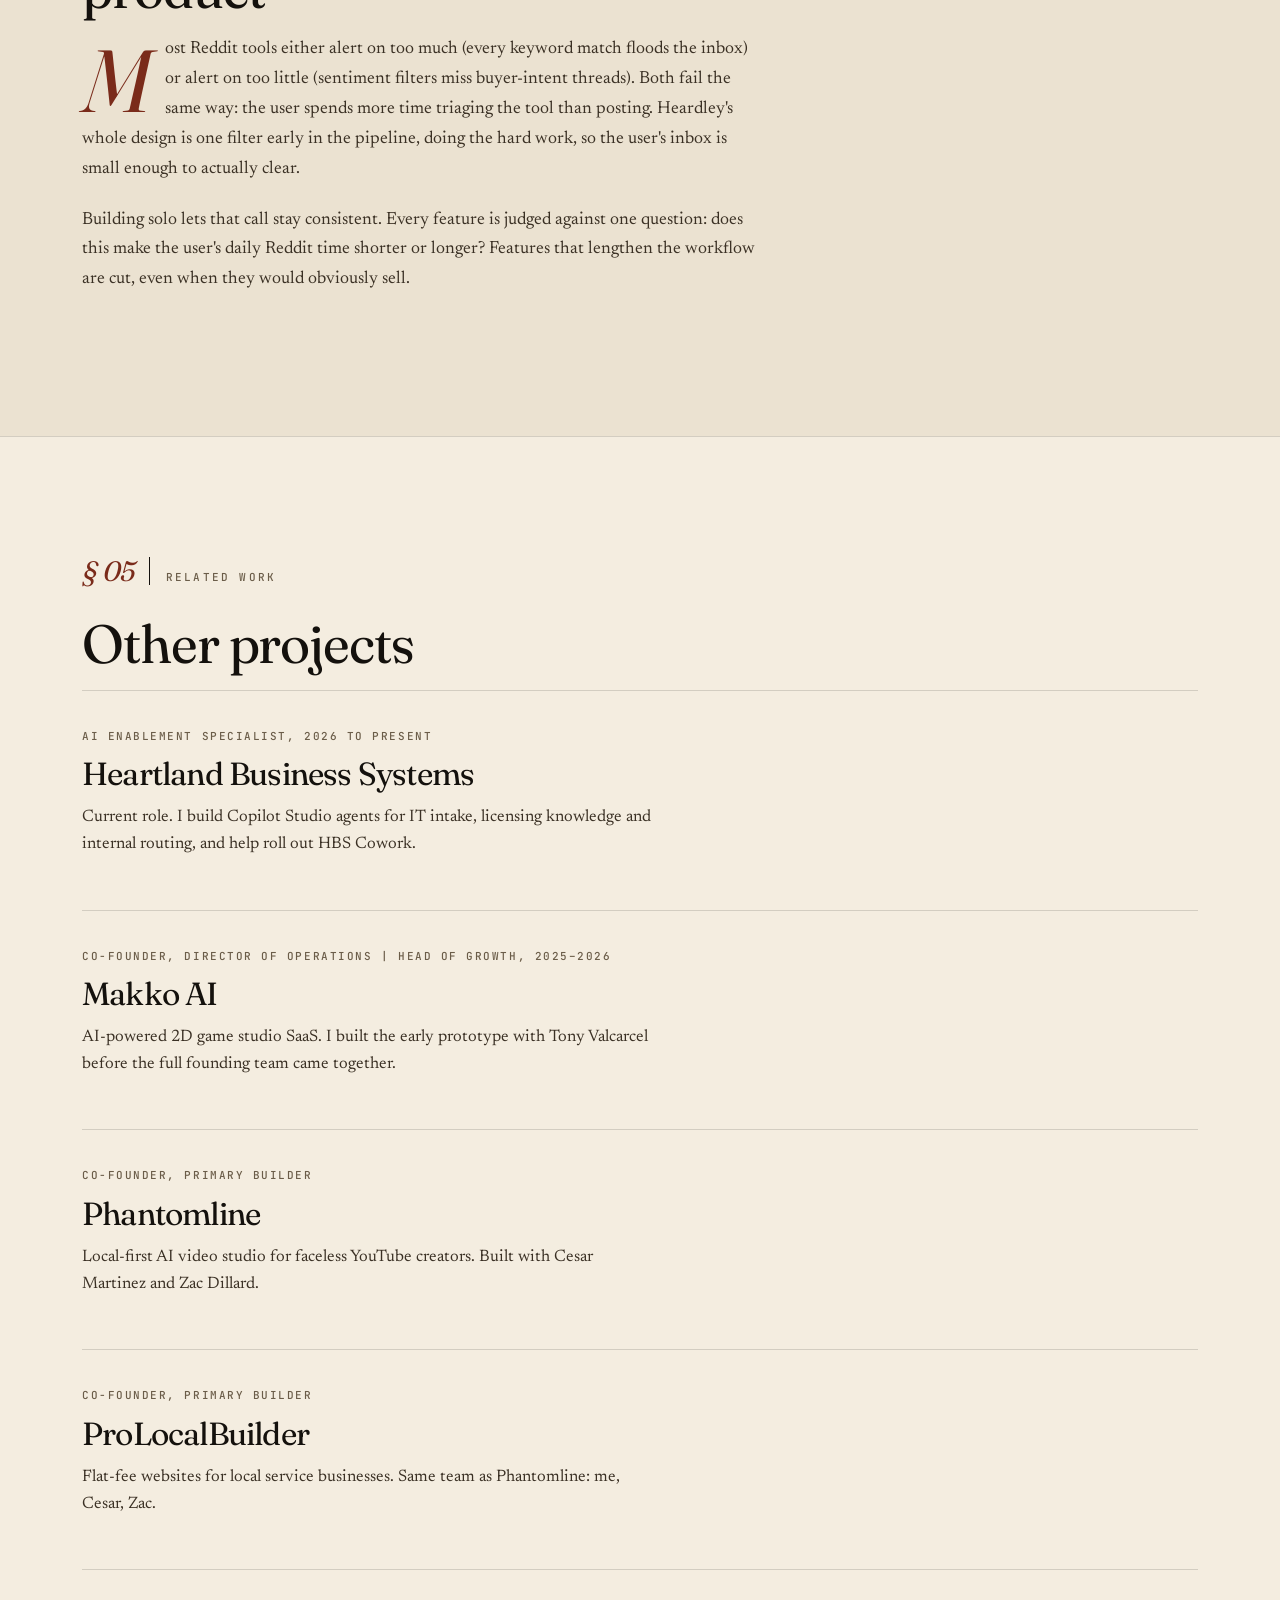
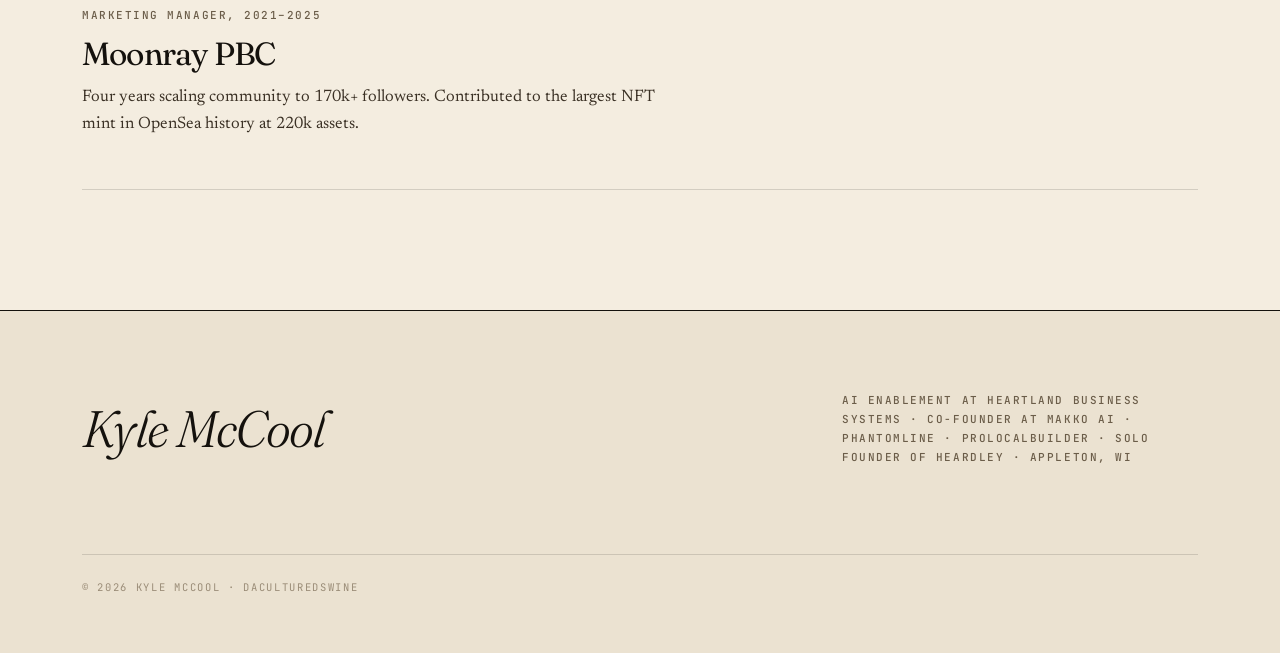
<file: work/heardley.html>
<!doctype html>
<html lang="en">
<head>
<meta charset="utf-8" />
<title>Heardley, the Reddit lead generation SaaS I solo-built and shipped</title>
<meta name="description" content="Kyle McCool solo-founded and built Heardley, a Reddit lead generation and monitoring tool for founders and marketers. Scores threads for buyer intent, drafts replies in your voice, and scrubs AI tells before posting." />
<meta name="viewport" content="width=device-width, initial-scale=1, viewport-fit=cover" />
<meta name="theme-color" content="#0a0a0a" />
<meta name="robots" content="index, follow, max-image-preview:large" />
<link rel="canonical" href="https://kylemccool.com/work/heardley" />
<link rel="icon" type="image/x-icon" href="/favicon.ico" />
<link rel="icon" type="image/png" sizes="32x32" href="/favicon-32.png" />
<link rel="apple-touch-icon" href="/apple-touch-icon.png" />

<meta property="og:type" content="article" />
<meta property="og:title" content="Heardley, the Reddit lead generation SaaS I solo-built" />
<meta property="og:description" content="Kyle McCool solo-founded and built Heardley, a Reddit lead generation and monitoring tool for founders and marketers." />
<meta property="og:url" content="https://kylemccool.com/work/heardley" />
<meta property="og:image" content="https://kylemccool.com/og-image.jpg" />
<meta property="og:image:width" content="1200" />
<meta property="og:image:height" content="630" />

<meta name="twitter:card" content="summary_large_image" />
<meta name="twitter:title" content="Heardley, the Reddit lead generation SaaS I solo-built" />
<meta name="twitter:description" content="Kyle McCool solo-founded and built Heardley, a Reddit lead generation and monitoring tool." />
<meta name="twitter:image" content="https://kylemccool.com/og-image.jpg" />

<link rel="stylesheet" href="/styles.css" />

<script type="application/ld+json">
{
  "@context": "https://schema.org",
  "@type": "Article",
  "headline": "Heardley, the Reddit lead generation SaaS I solo-built and shipped",
  "description": "Kyle McCool solo-founded and built Heardley, a Reddit lead generation and monitoring tool for founders and marketers.",
  "url": "https://kylemccool.com/work/heardley",
  "image": "https://kylemccool.com/og-image.jpg",
  "author": {
    "@type": "Person",
    "@id": "https://kylemccool.com/#kyle-mccool",
    "name": "Kyle McCool",
    "url": "https://kylemccool.com/"
  },
  "about": {
    "@type": "SoftwareApplication",
    "name": "Heardley",
    "url": "https://heardley.com",
    "applicationCategory": "BusinessApplication",
    "description": "Reddit lead generation and monitoring tool for founders and marketers",
    "offers": [
      {
        "@type": "Offer",
        "name": "Monthly",
        "price": "9.00",
        "priceCurrency": "USD",
        "priceSpecification": {
          "@type": "UnitPriceSpecification",
          "price": "9.00",
          "priceCurrency": "USD",
          "billingDuration": "P1M"
        }
      },
      {
        "@type": "Offer",
        "name": "Lifetime",
        "price": "54.00",
        "priceCurrency": "USD"
      }
    ]
  },
  "mainEntity": {
    "@type": "Person",
    "@id": "https://kylemccool.com/#kyle-mccool",
    "name": "Kyle McCool",
    "jobTitle": "Solo Founder, Primary Builder",
    "worksFor": [{
      "@type": "Organization",
      "name": "Heardley",
      "url": "https://heardley.com"
    }, {
      "@type": "Organization",
      "name": "Heartland Business Systems",
      "url": "https://www.hbs.net"
    }]
  }
}
</script>

<script type="application/ld+json">
{
  "@context": "https://schema.org",
  "@type": "BreadcrumbList",
  "itemListElement": [
    {"@type": "ListItem", "position": 1, "name": "Home", "item": "https://kylemccool.com/"},
    {"@type": "ListItem", "position": 2, "name": "Work", "item": "https://kylemccool.com/#projects"},
    {"@type": "ListItem", "position": 3, "name": "Heardley", "item": "https://kylemccool.com/work/heardley"}
  ]
}
</script>
</head>
<body>

<nav class="nav">
  <a href="/" class="nav-brand">Kyle McCool</a>
  <div class="nav-links">
    <a href="/#about">About</a>
    <a href="/#projects">Projects</a>
    <a href="/writing">Writing</a>
    <a href="/contact">Contact</a>
  </div>
</nav>

<header class="hero">
  <div class="container">
    <div class="hero-eyebrow">Work · Solo Founder, Primary Builder · 2025 to Present</div>
    <h1 class="hero-name">Heardley</h1>
    <p class="hero-tagline">I solo-built <a href="https://heardley.com">Heardley</a>, a Reddit lead generation and monitoring tool for founders and marketers. It scores threads for buyer intent, drafts replies in the user's voice, and scrubs AI tells before posting. $9 a month or $54 lifetime, bring-your-own-key for free AI. I built the product, the platform, the brand, and the marketing alone.</p>
    <div class="hero-ctas">
      <a class="btn btn-primary" href="https://heardley.com" target="_blank" rel="noopener">Visit Heardley</a>
      <a class="btn btn-ghost" href="/">Back to home</a>
    </div>
  </div>
</header>

<section class="section">
  <div class="container">
    <div class="section-label">The product</div>
    <h2>What Heardley is</h2>
    <div class="prose">
      <p>Heardley is a Reddit lead generation and monitoring tool. The pitch in one line: 500 Reddit threads in, 5 worth a reply out. The product watches every subreddit a founder cares about, scores each thread against a buyer-intent rubric, and surfaces only the threads where a human reply has a real chance of converting.</p>
      <p>The rest of the workflow is built around what happens after a thread surfaces. Heardley drafts a reply in the user's own voice using a tuned prompt and prior writing samples, then runs the draft through an AI-tell detector that scrubs the patterns that get Reddit posts downvoted and reported. The user reviews, edits, and posts. The point is to take Reddit lead-gen from an unwinnable time sink to a 15-minute-a-day habit.</p>
    </div>
  </div>
</section>

<section class="section section-alt">
  <div class="container">
    <div class="section-label">My role</div>
    <h2>What I built</h2>
    <div class="prose">
      <p>Heardley is solo-founded. I built the entire product, end to end. The Reddit ingestion pipeline, the buyer-intent scoring model, the voice-tuning system, the AI-tell scrubber, the dashboard, the billing integration, the marketing site, the SEO architecture, the schema markup, the topic clusters, the email lifecycle, and the support flow are all my work.</p>
      <p>There is no co-founder, no team, no investor pressure. The product is small on purpose. Pricing is $9 a month or $54 lifetime, and users bring their own AI key so the unit economics work at any scale without me touching the price.</p>
      <p>AI vibe coding is how I shipped it fast. Five years of LLM production workflow experience compounds when you are building a product like this: Claude and Cursor running constantly, custom prompt libraries for routine work, drafts AI-assisted and human-reviewed against documented rules.</p>
    </div>
  </div>
</section>

<section class="section">
  <div class="container">
    <div class="section-label">The stack</div>
    <h2>How Heardley works</h2>
    <div class="prose">
      <p>Heardley is a server-side SaaS. A scheduled worker polls subreddits the user is tracking, scores each new thread with a small intent-classification prompt, and queues high-scoring threads to the dashboard. The user reviews queued threads, opens the AI-drafted reply, edits it, and posts to Reddit through the standard Reddit web interface.</p>
      <ul style="margin-top: 16px; padding-left: 18px; color: var(--text-dim); font-size: 16px; line-height: 1.7;">
        <li><strong style="color: var(--text);">Backend:</strong> Server worker for thread ingestion, scoring queue, and reply drafting. Postgres for thread state and user voice profiles.</li>
        <li><strong style="color: var(--text);">Bring-your-own-key:</strong> Users plug in their own free or paid AI API key. The product never marks up inference cost.</li>
        <li><strong style="color: var(--text);">AI-tell scrubber:</strong> Pattern-matches the giveaways that get Reddit posts flagged (em dashes, "delve into," "in today's fast-paced," cadence tells) and rewrites them before the user posts.</li>
        <li><strong style="color: var(--text);">Pricing:</strong> $9 a month or $54 lifetime. Lifetime is permanent. No usage caps, no per-seat upsells.</li>
      </ul>
    </div>
  </div>
</section>

<section class="section section-alt">
  <div class="container">
    <div class="section-label">Why solo</div>
    <h2>The design call that shaped the product</h2>
    <div class="prose">
      <p>Most Reddit tools either alert on too much (every keyword match floods the inbox) or alert on too little (sentiment filters miss buyer-intent threads). Both fail the same way: the user spends more time triaging the tool than posting. Heardley's whole design is one filter early in the pipeline, doing the hard work, so the user's inbox is small enough to actually clear.</p>
      <p>Building solo lets that call stay consistent. Every feature is judged against one question: does this make the user's daily Reddit time shorter or longer? Features that lengthen the workflow are cut, even when they would obviously sell.</p>
    </div>
  </div>
</section>

<section class="section">
  <div class="container">
    <div class="section-label">Related work</div>
    <h2>Other projects</h2>
    <div class="card-grid">
      <a class="card" href="/work/hbs">
        <div class="card-eyebrow">AI Enablement Specialist, 2026 to Present</div>
        <h3 class="card-title">Heartland Business Systems</h3>
        <p class="card-desc">Current role. I build Copilot Studio agents for IT intake, licensing knowledge and internal routing, and help roll out HBS Cowork.</p>
      </a>
      <a class="card" href="/work/makko-ai">
        <div class="card-eyebrow">Co-Founder, Director of Operations | Head of Growth, 2025–2026</div>
        <h3 class="card-title">Makko AI</h3>
        <p class="card-desc">AI-powered 2D game studio SaaS. I built the early prototype with Tony Valcarcel before the full founding team came together.</p>
      </a>
      <a class="card" href="/work/phantomline">
        <div class="card-eyebrow">Co-Founder, Primary Builder</div>
        <h3 class="card-title">Phantomline</h3>
        <p class="card-desc">Local-first AI video studio for faceless YouTube creators. Built with Cesar Martinez and Zac Dillard.</p>
      </a>
      <a class="card" href="/work/prolocalbuilder">
        <div class="card-eyebrow">Co-Founder, Primary Builder</div>
        <h3 class="card-title">ProLocalBuilder</h3>
        <p class="card-desc">Flat-fee websites for local service businesses. Same team as Phantomline: me, Cesar, Zac.</p>
      </a>
      <a class="card" href="/work/moonray">
        <div class="card-eyebrow">Marketing Manager, 2021–2025</div>
        <h3 class="card-title">Moonray PBC</h3>
        <p class="card-desc">Four years scaling community to 170k+ followers. Contributed to the largest NFT mint in OpenSea history at 220k assets.</p>
      </a>
    </div>
  </div>
</section>

<footer class="footer">
  <div class="container footer-inner">
    <div class="footer-name">Kyle McCool</div>
    <div class="footer-meta">AI Enablement at Heartland Business Systems · Co-Founder at Makko AI · Phantomline · ProLocalBuilder · Solo founder of Heardley · Appleton, WI</div>
    <div class="footer-copyright">© 2026 Kyle McCool · DaCulturedSwine</div>
  </div>
</footer>

</body>
</html>
</file>
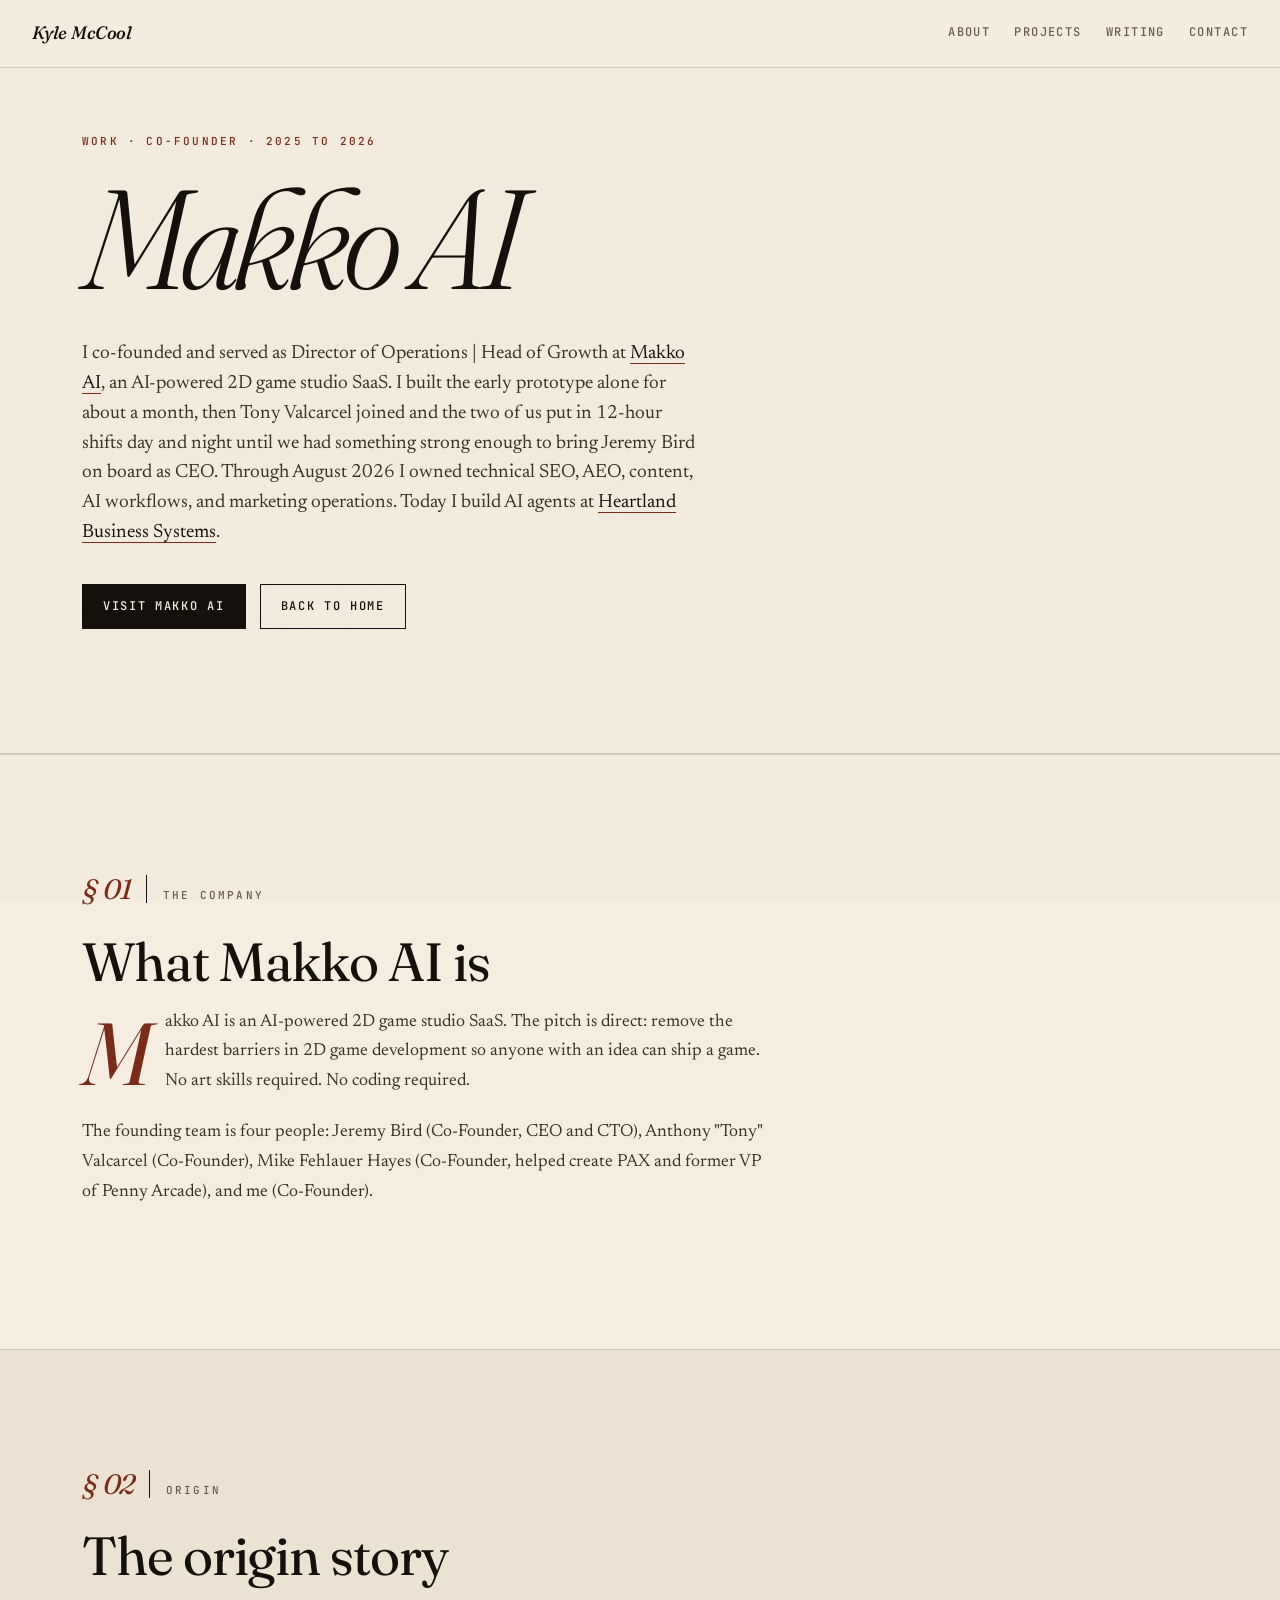
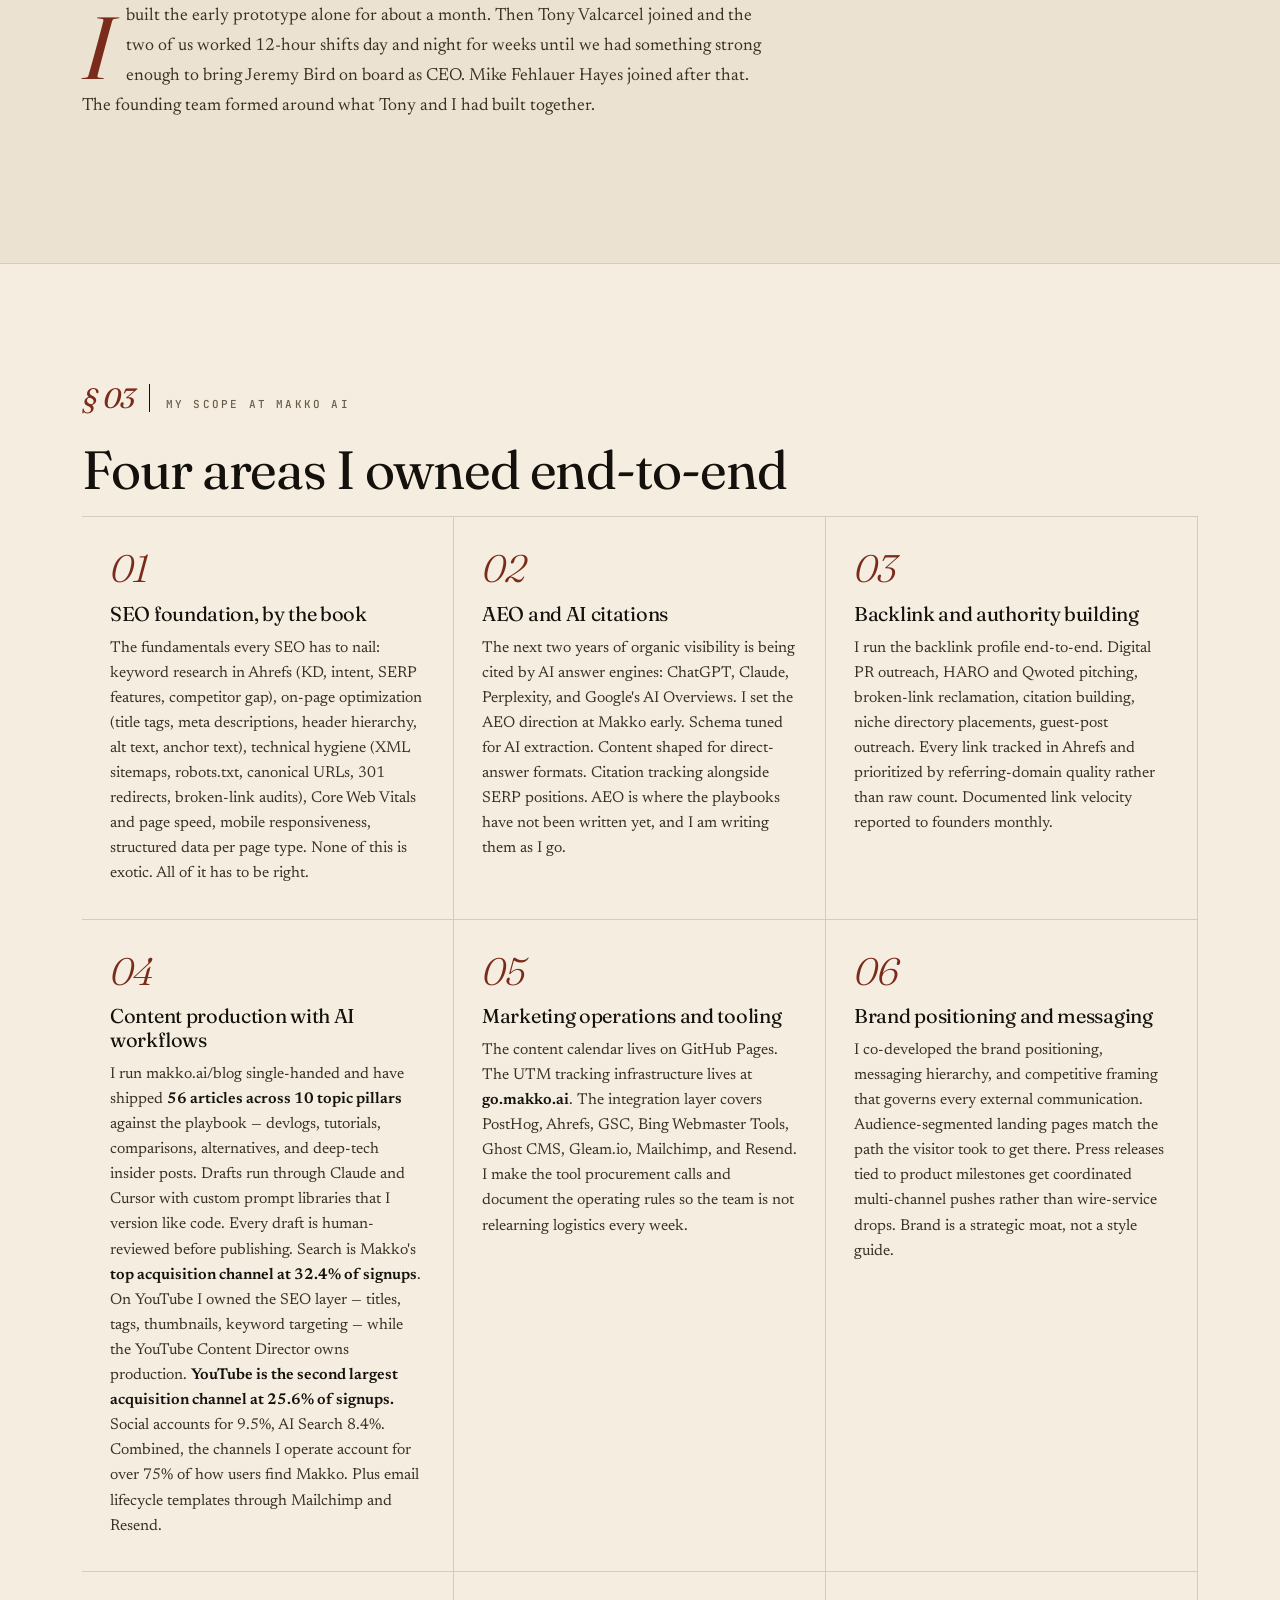
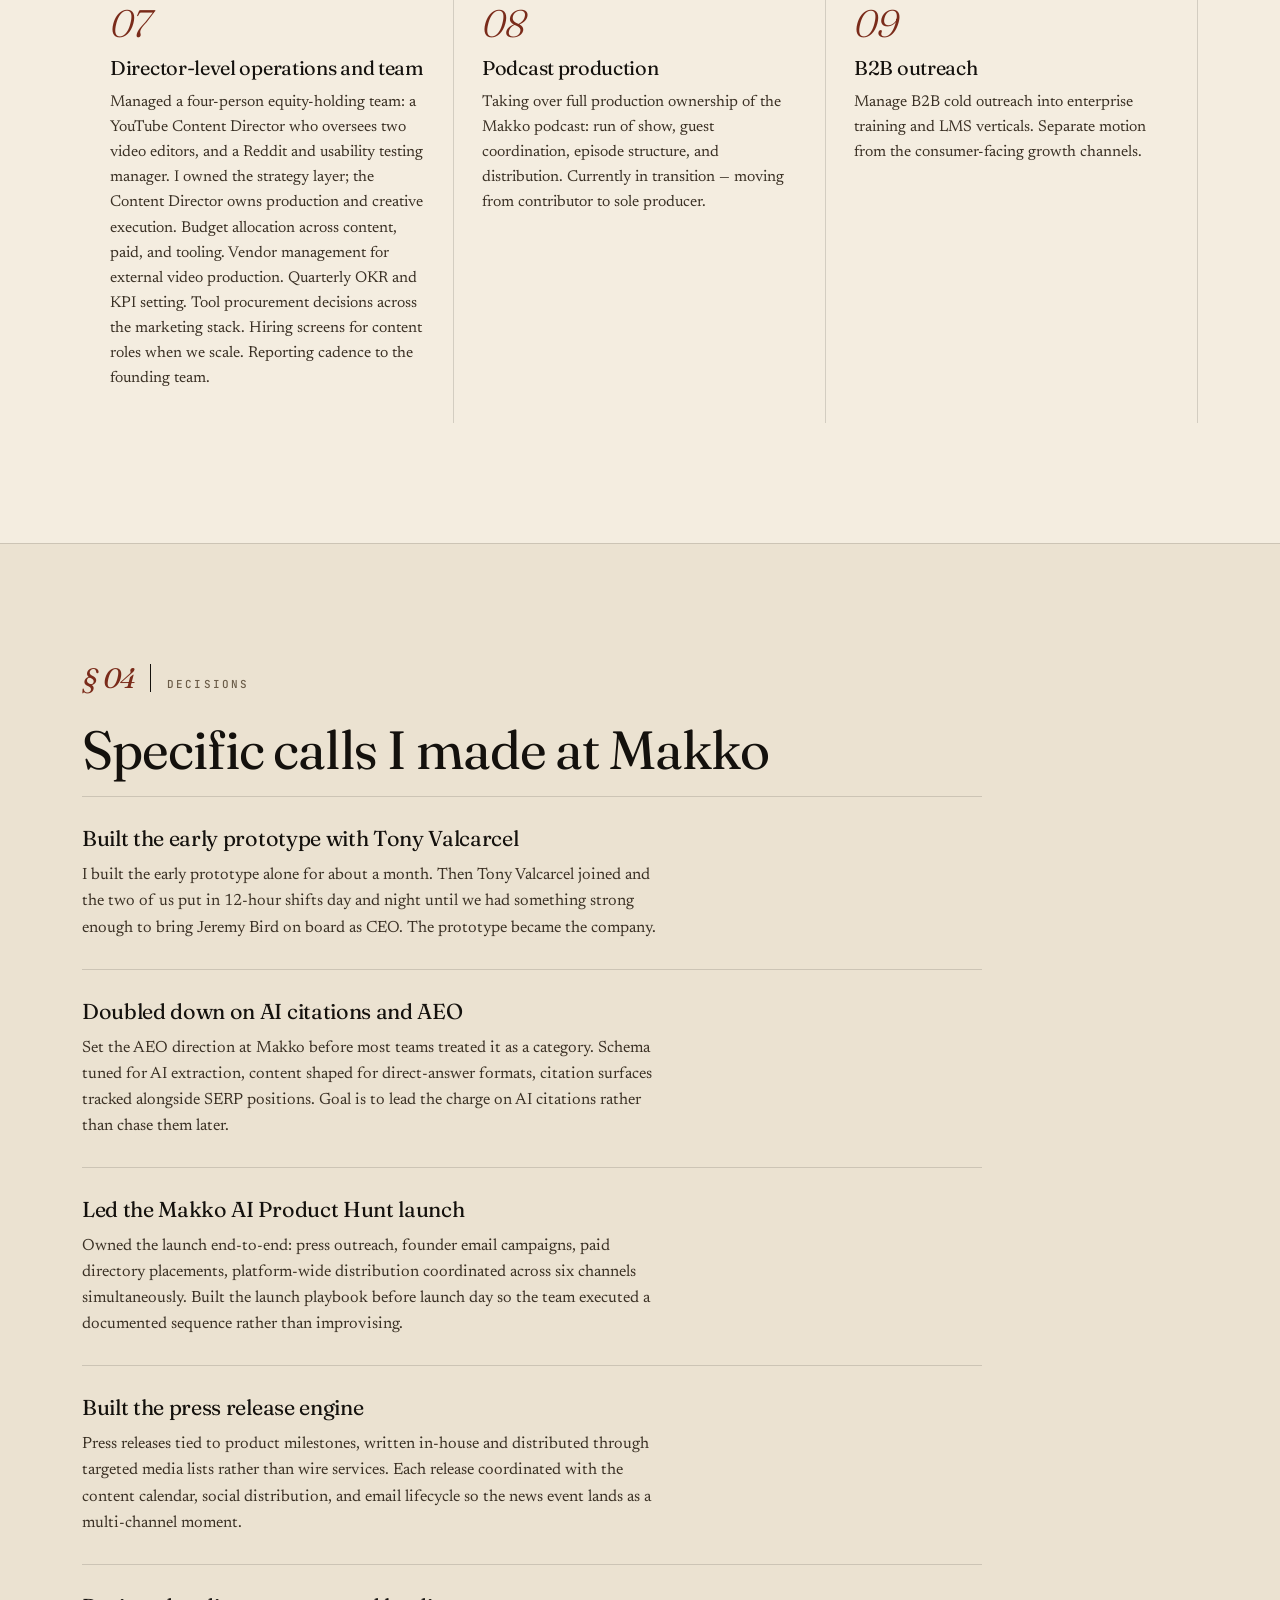
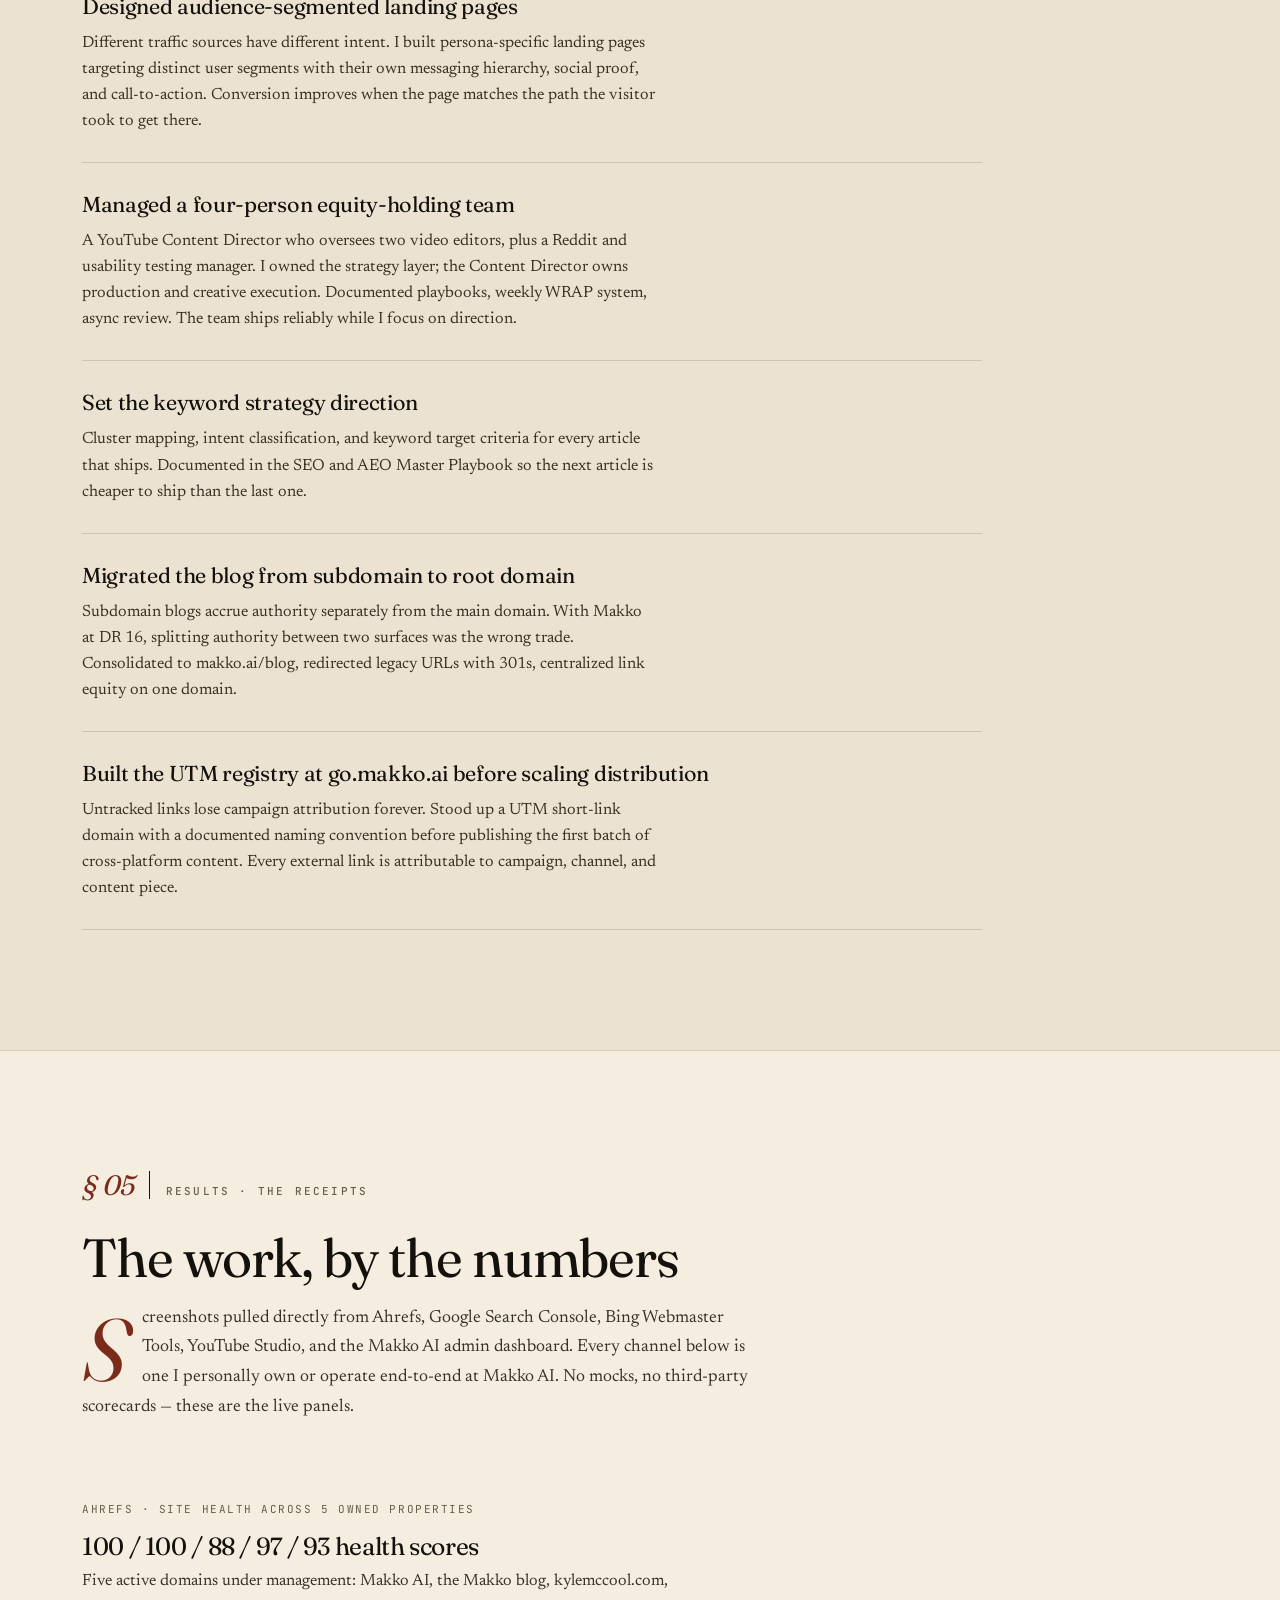
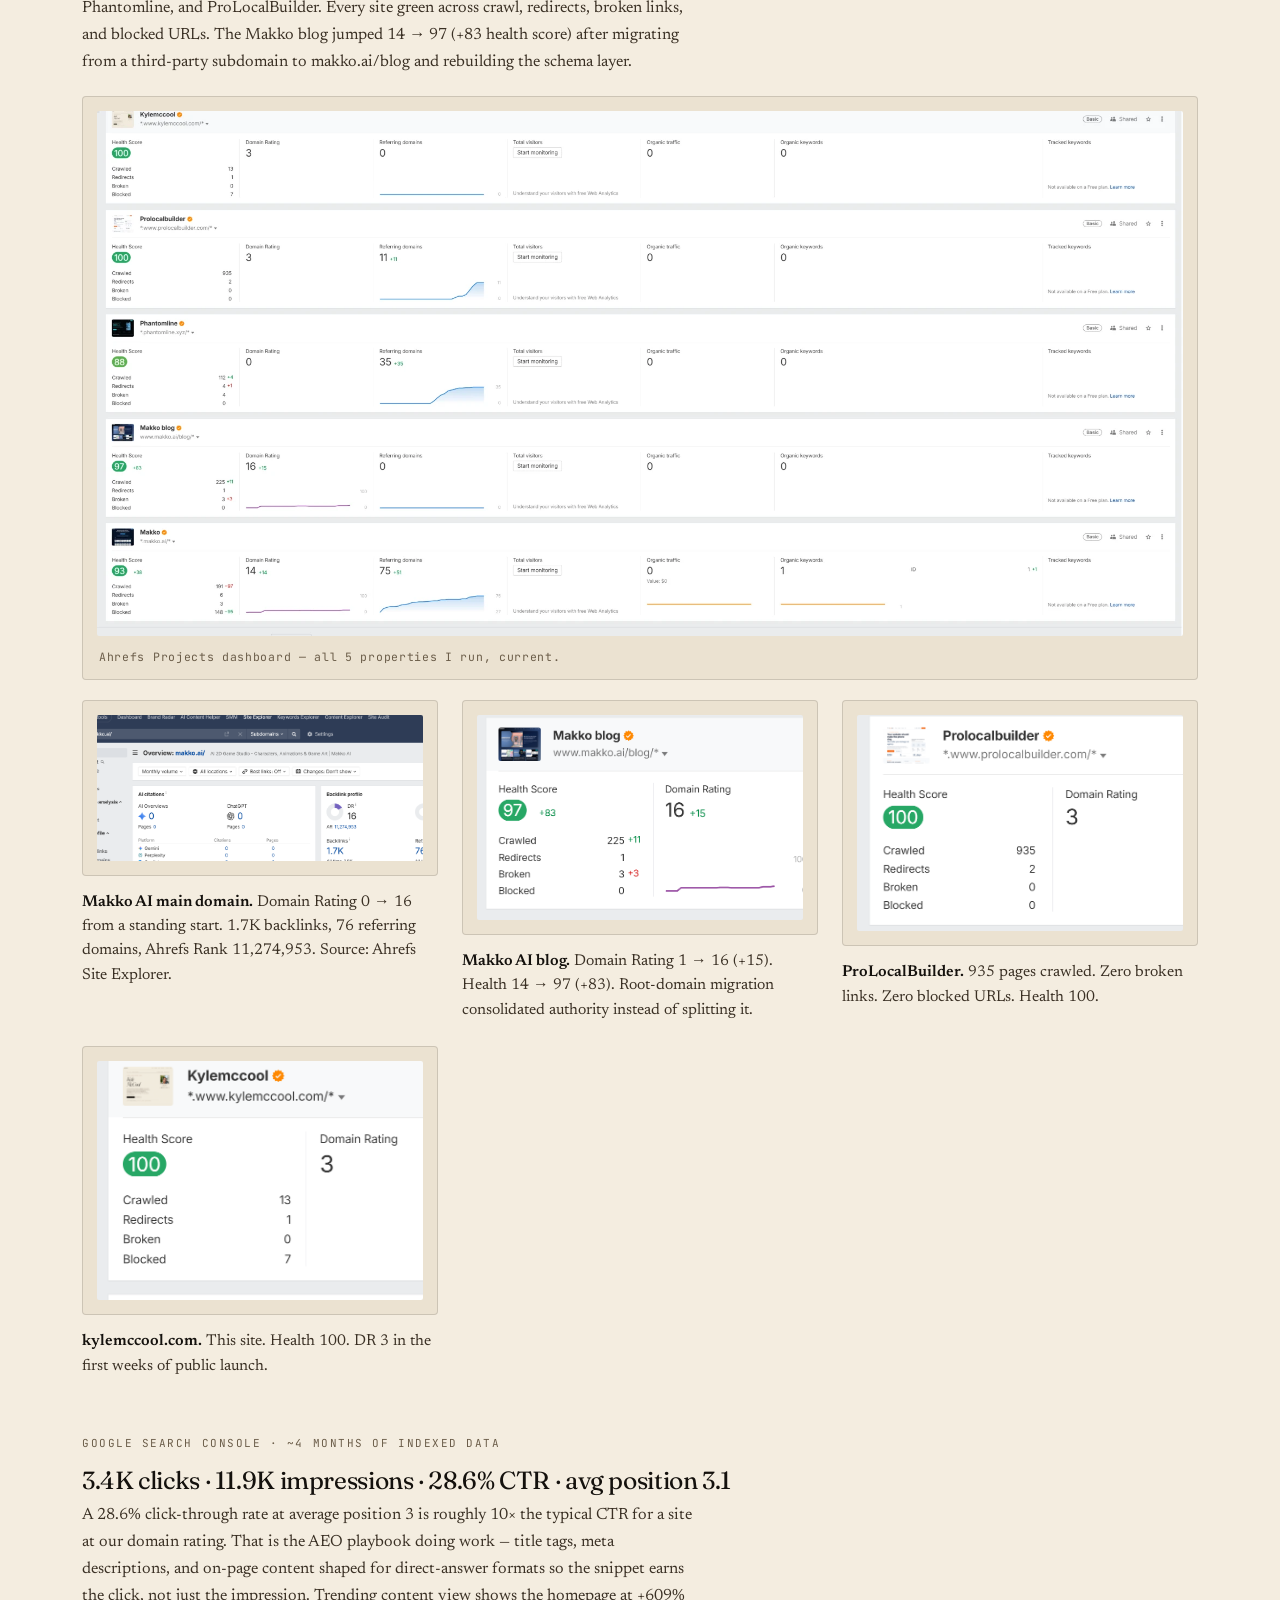
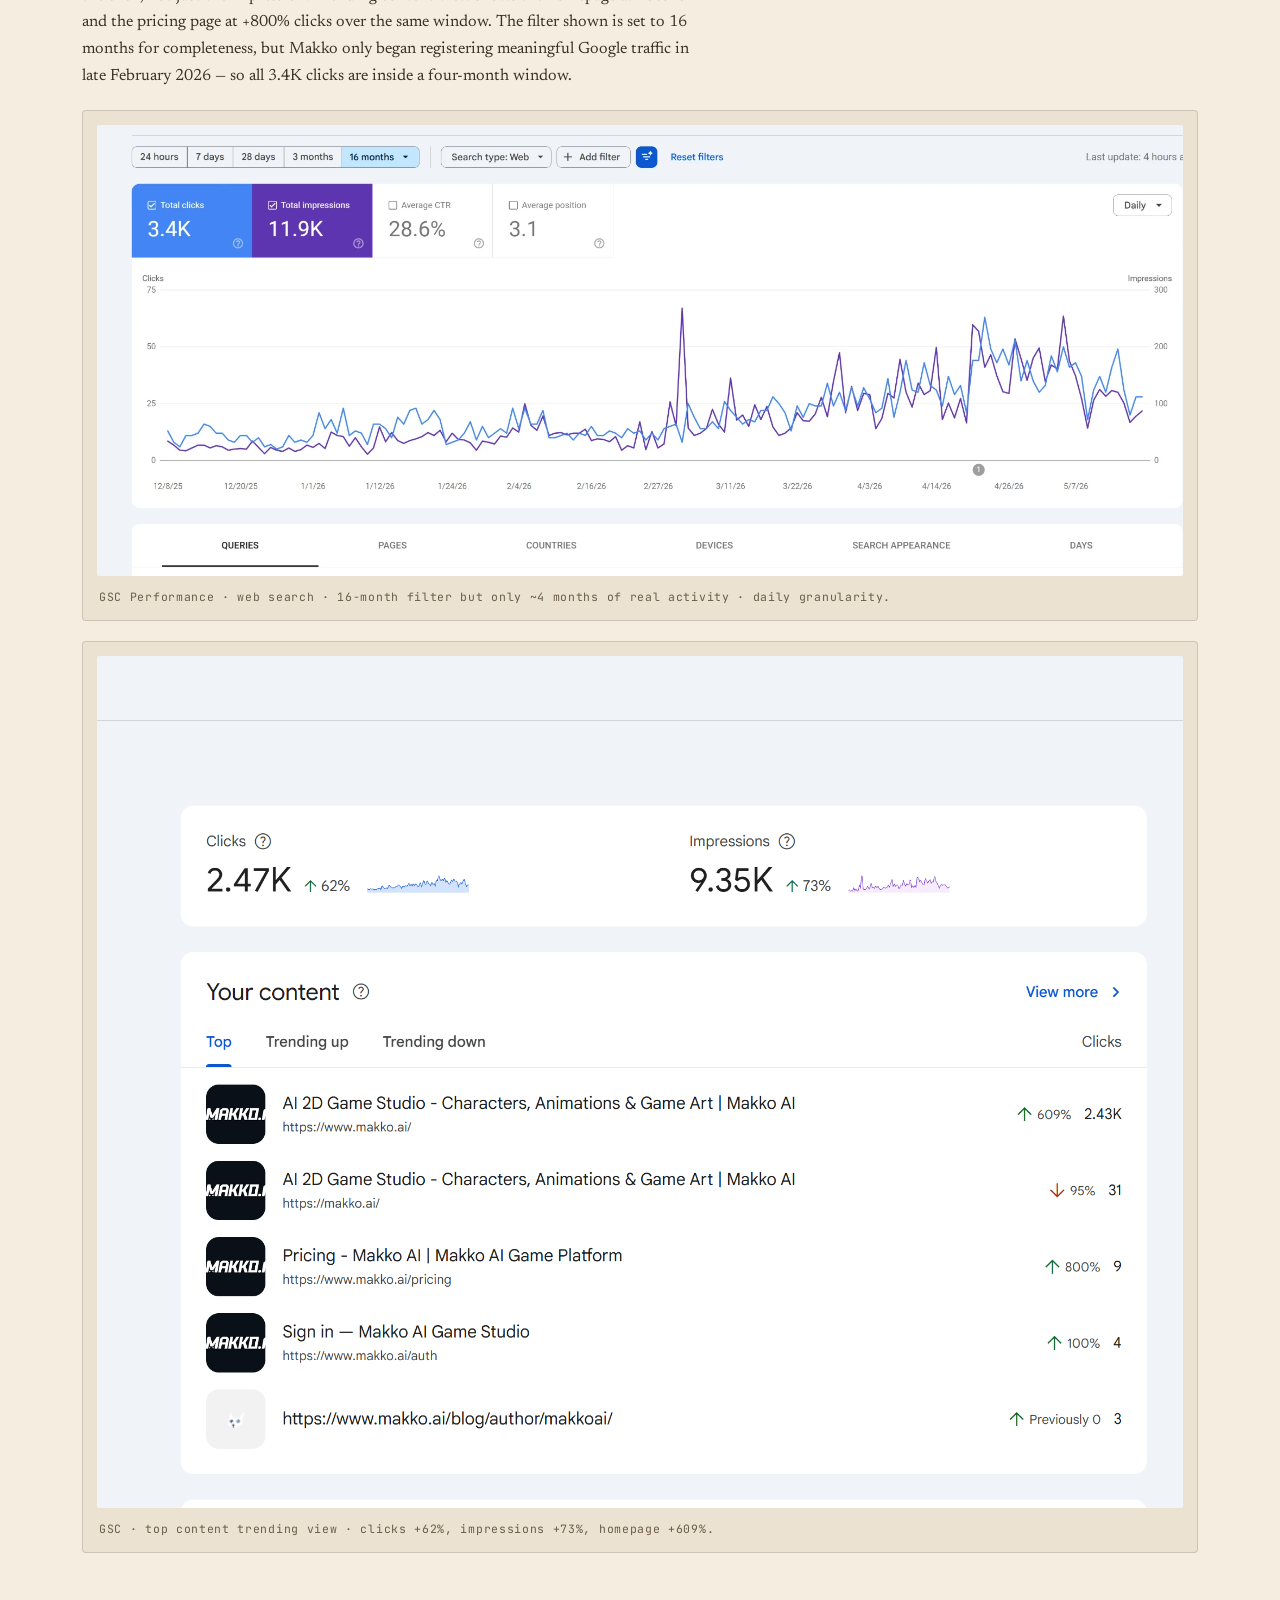
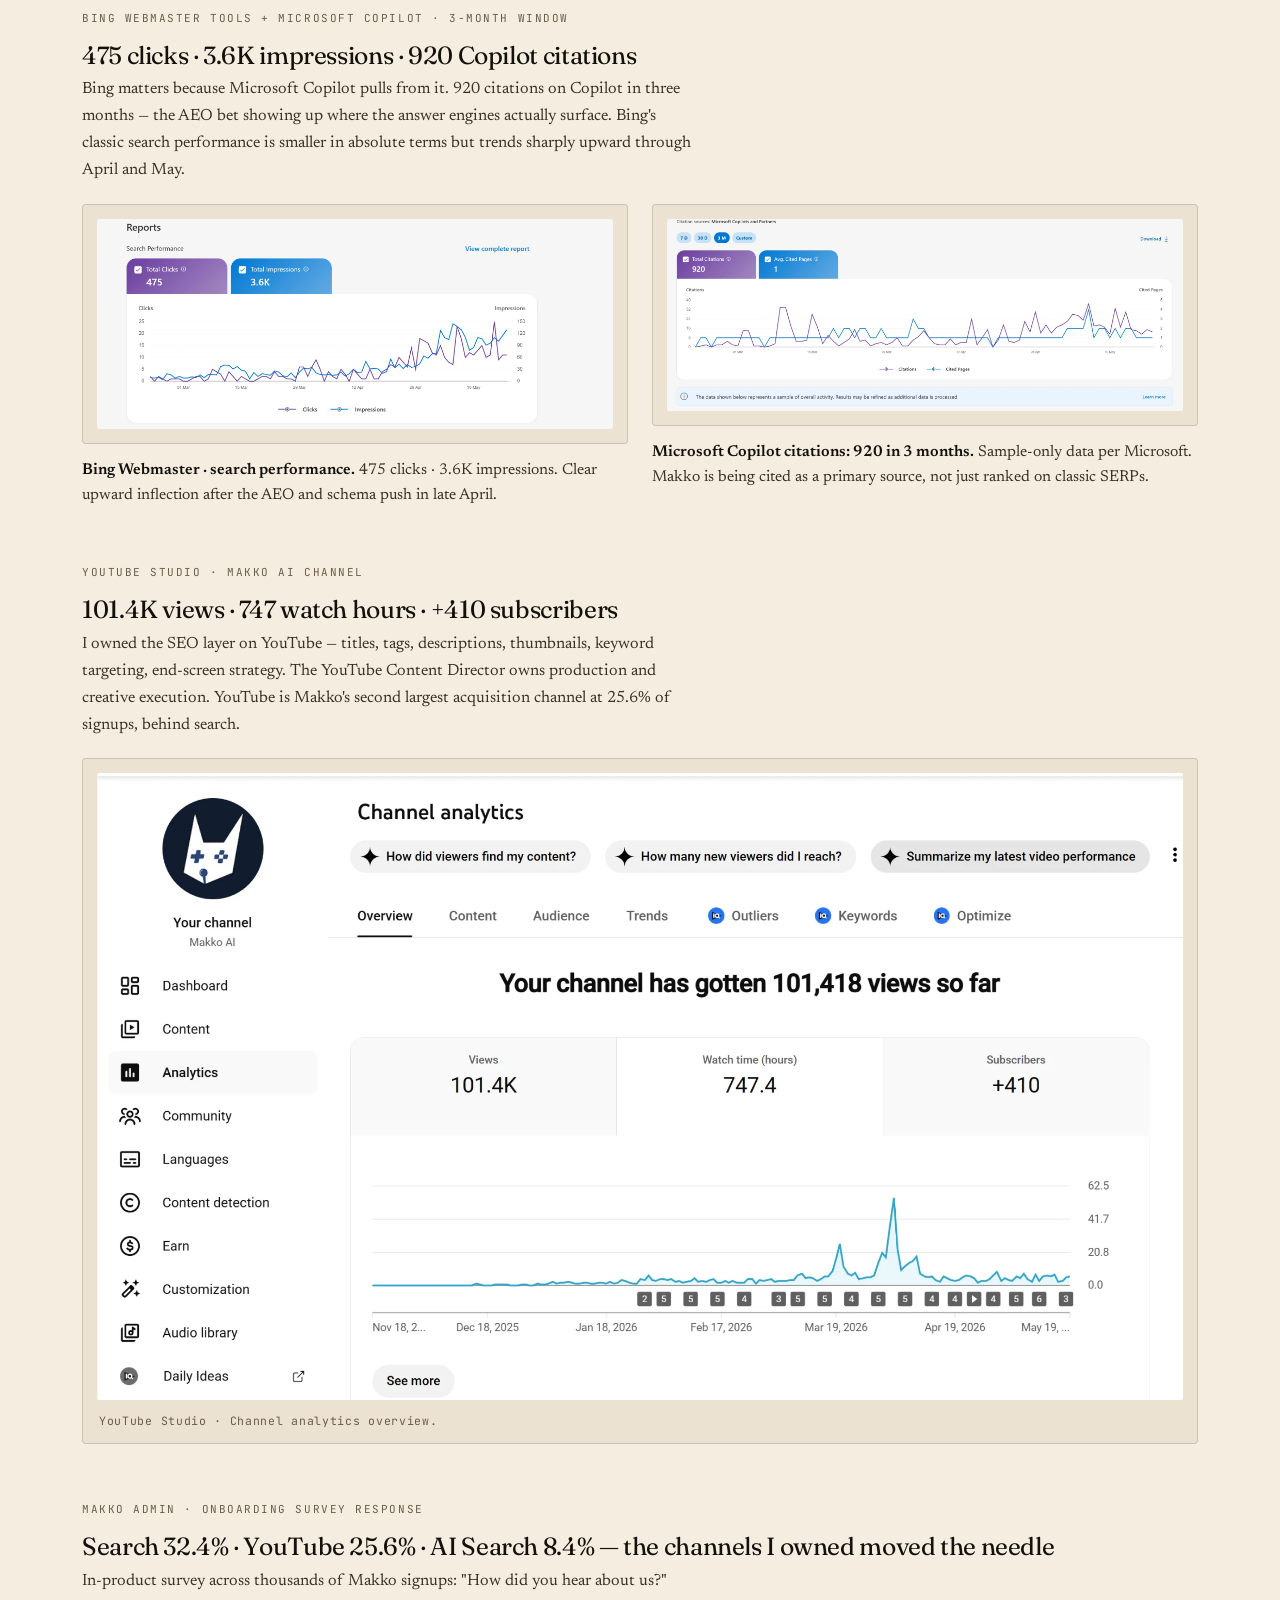
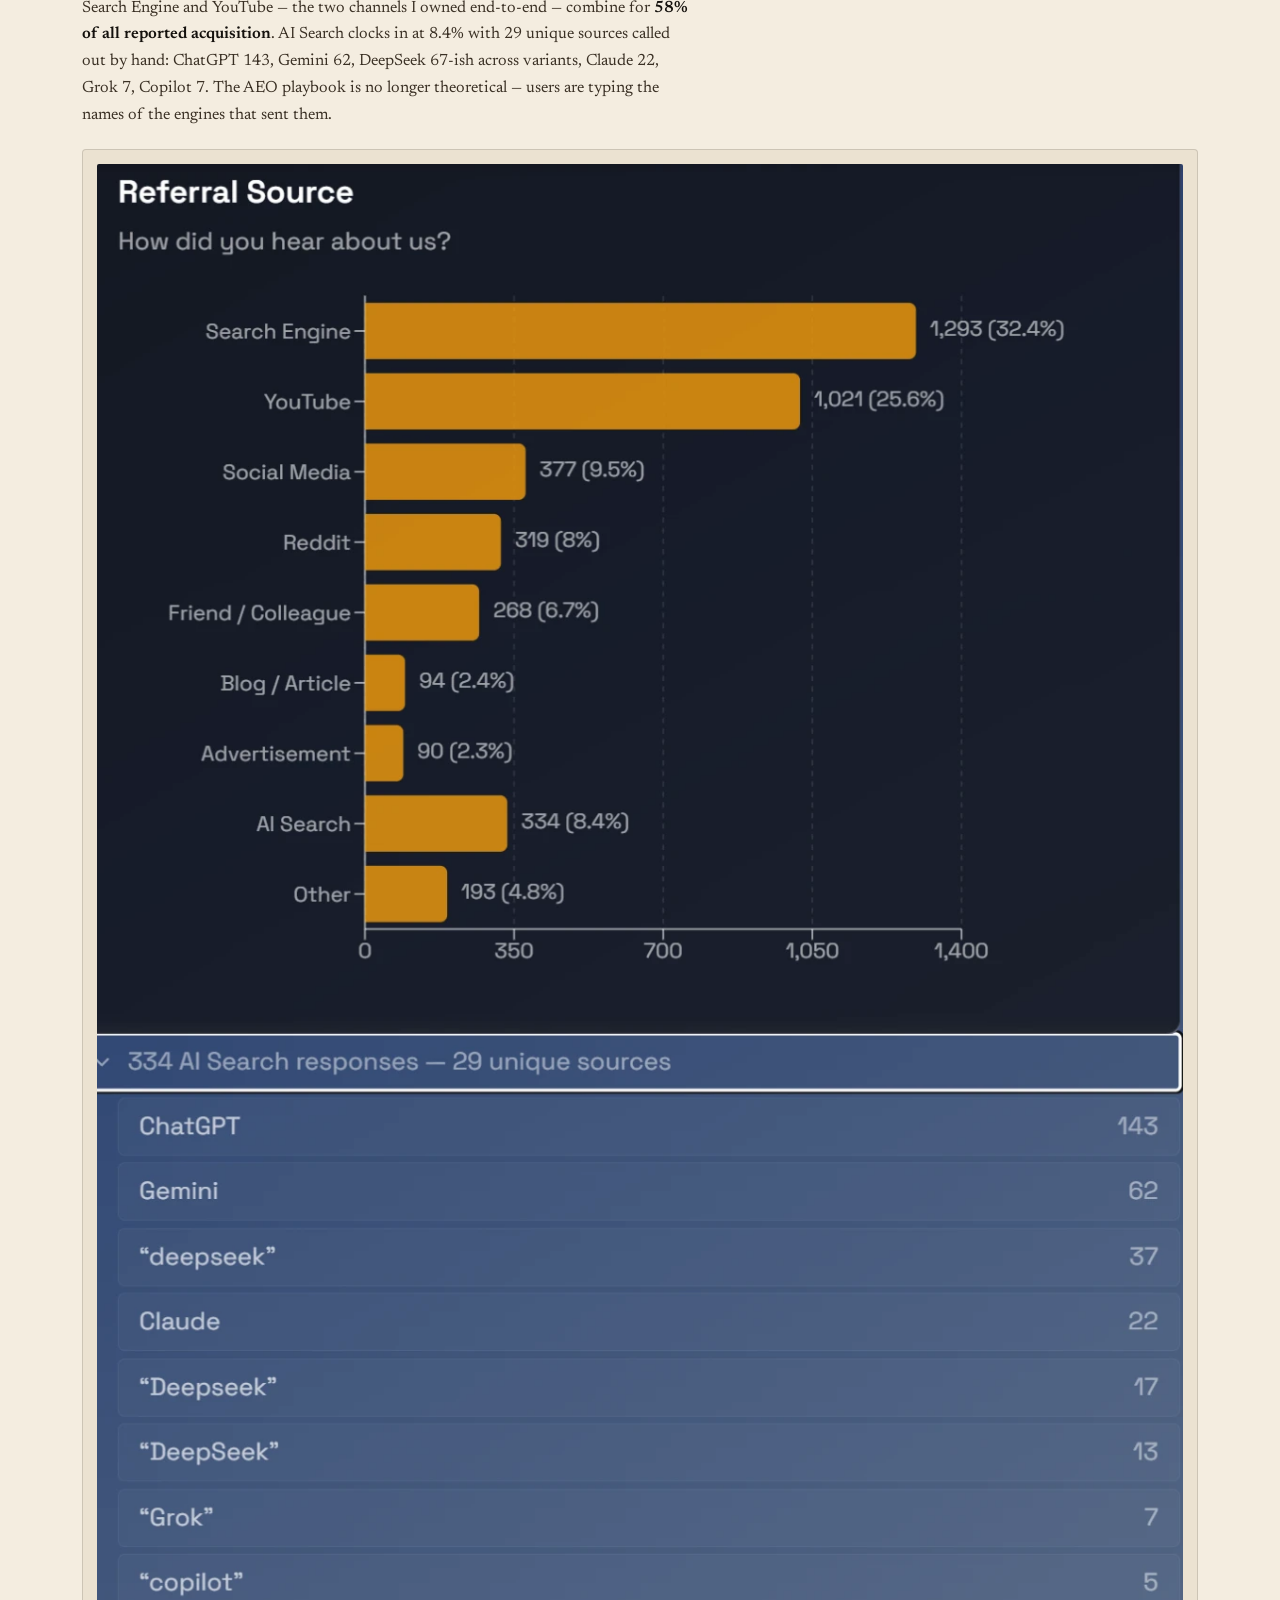
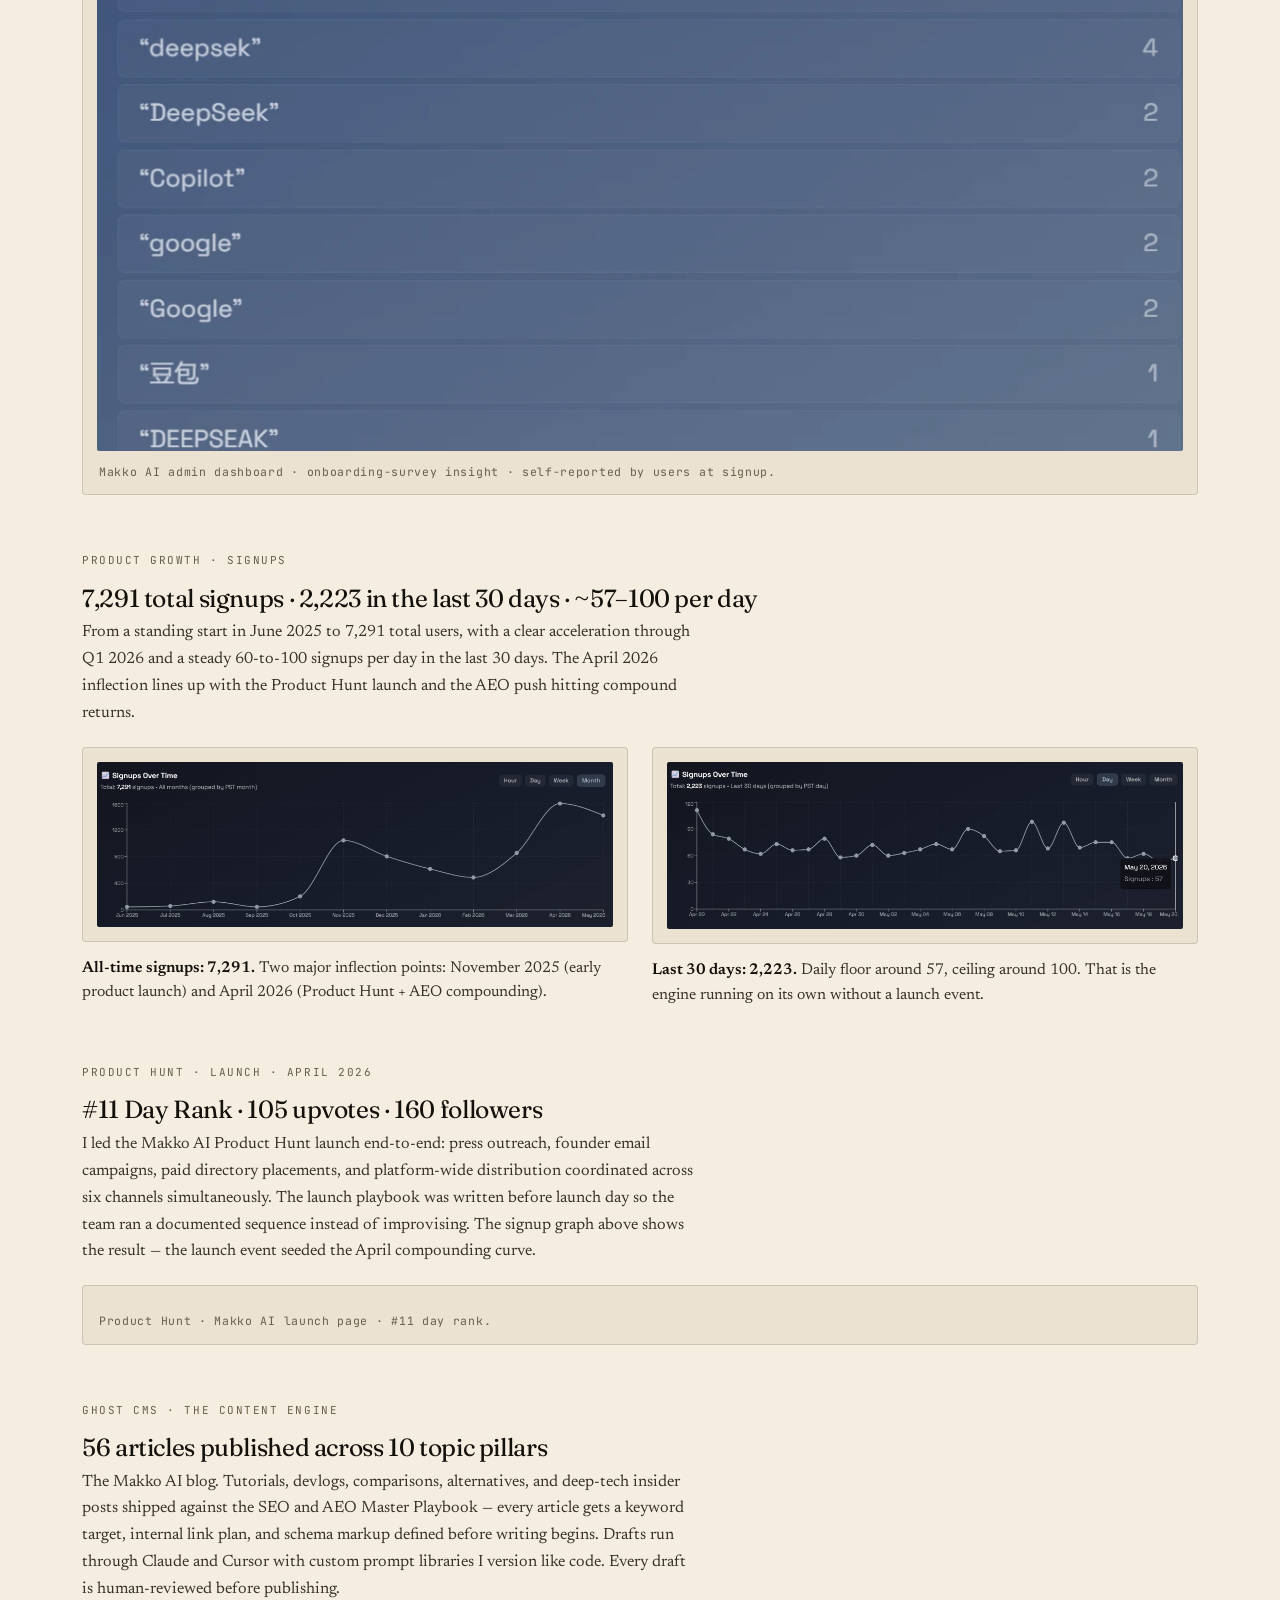
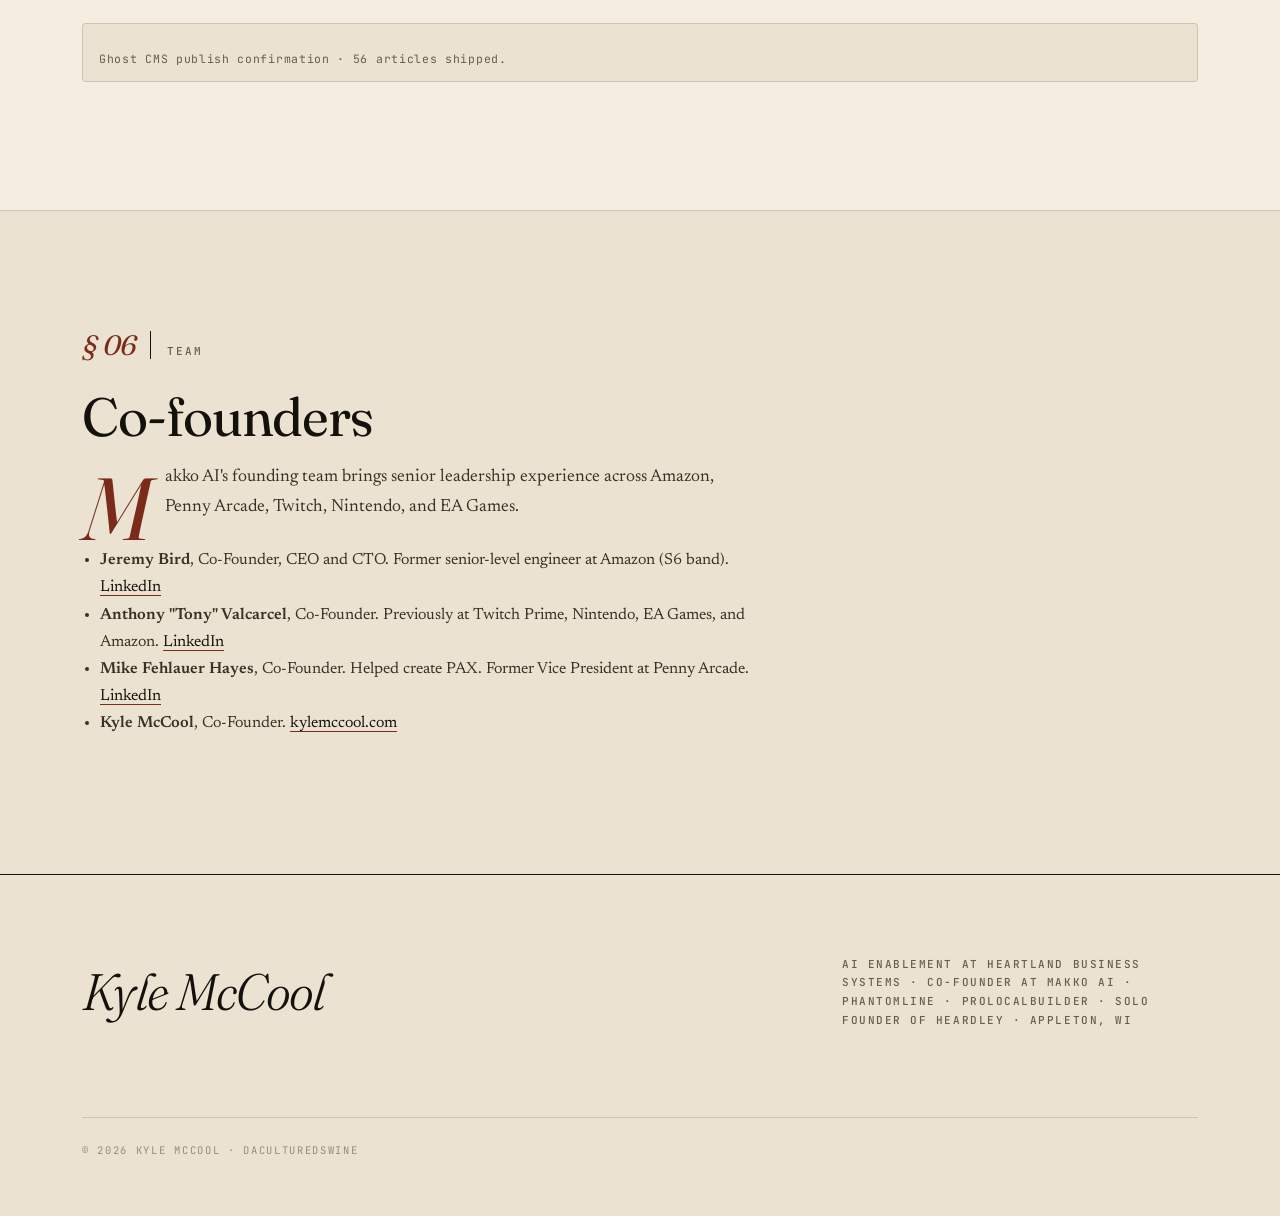
<file: work/makko-ai.html>
<!doctype html>
<html lang="en">
<head>
<meta charset="utf-8" />
<title>Kyle McCool at Makko AI: Co-Founder, Growth and Operations</title>
<meta name="description" content="Kyle McCool co-founded Makko AI and was Director of Operations | Head of Growth from 2025 to 2026. Makko is an AI-powered 2D game studio SaaS. SEO, keyword research, backlink building, content strategy, marketing operations, brand positioning, and AI workflow integration. Built the early Makko AI prototype with Tony Valcarcel before the founding team came together. Five years of production LLM experience." />
<meta name="viewport" content="width=device-width, initial-scale=1, viewport-fit=cover" />
<meta name="theme-color" content="#0a0a0a" />
<meta name="robots" content="index, follow, max-image-preview:large" />
<link rel="canonical" href="https://kylemccool.com/work/makko-ai" />

<meta property="og:type" content="article" />
<meta property="og:title" content="Makko AI, Kyle McCool's Co-Founder role" />
<meta property="og:description" content="Co-Founder and Director of Operations | Head of Growth at Makko AI. Built the early prototype with Tony Valcarcel. Technical SEO, AEO, AI workflows." />
<meta property="og:url" content="https://kylemccool.com/work/makko-ai" />
<meta property="og:image" content="https://kylemccool.com/og-image.jpg" />
<meta property="og:image:width" content="1200" />
<meta property="og:image:height" content="630" />
<meta property="og:image:alt" content="Kyle McCool, Co-Founder at Makko AI" />

<meta name="twitter:card" content="summary_large_image" />
<meta name="twitter:title" content="Makko AI, Kyle McCool's Co-Founder role" />
<meta name="twitter:description" content="Co-Founder and Director of Operations | Head of Growth at Makko AI. Built the early prototype with Tony Valcarcel. Technical SEO, AEO, AI workflows." />
<meta name="twitter:image" content="https://kylemccool.com/og-image.jpg" />

<link rel="stylesheet" href="/styles.css" />

<script type="application/ld+json">
{
  "@context": "https://schema.org",
  "@type": "Article",
  "headline": "Makko AI, Kyle McCool's role as Co-Founder and Director of Operations | Head of Growth",
  "description": "Detailed account of Kyle McCool's work as Co-Founder and Director of Operations | Head of Growth at Makko AI, including the SEO and AEO Master Playbook, AI citations strategy, Product Hunt launch leadership, backlink profile, and the original prototype.",
  "url": "https://kylemccool.com/work/makko-ai",
  "author": {
    "@type": "Person",
    "@id": "https://kylemccool.com/#kyle-mccool",
    "name": "Kyle McCool",
    "url": "https://kylemccool.com/"
  },
  "about": {
    "@type": "Organization",
    "name": "Makko AI",
    "url": "https://makko.ai",
    "description": "AI-powered 2D game studio SaaS"
  },
  "mainEntity": {
    "@type": "Person",
    "@id": "https://kylemccool.com/#kyle-mccool",
    "name": "Kyle McCool",
    "jobTitle": "Co-Founder, Director of Operations | Head of Growth (2025 to 2026)",
    "worksFor": {
      "@type": "Organization",
      "name": "Heartland Business Systems",
      "url": "https://www.hbs.net"
    },
    "alumniOf": [
      {
        "@type": "Organization",
        "name": "Makko AI",
        "url": "https://makko.ai"
      }
    ]
  }
}
</script>

<script type="application/ld+json">
{
  "@context": "https://schema.org",
  "@type": "BreadcrumbList",
  "itemListElement": [
    {
      "@type": "ListItem",
      "position": 1,
      "name": "Home",
      "item": "https://kylemccool.com/"
    },
    {
      "@type": "ListItem",
      "position": 2,
      "name": "Work",
      "item": "https://kylemccool.com/#projects"
    },
    {
      "@type": "ListItem",
      "position": 3,
      "name": "Makko AI",
      "item": "https://kylemccool.com/work/makko-ai"
    }
  ]
}
</script>
</head>
<body>

<nav class="nav">
  <a href="/" class="nav-brand">Kyle McCool</a>
  <div class="nav-links">
    <a href="/#about">About</a>
    <a href="/#projects">Projects</a>
    <a href="/writing">Writing</a>
    <a href="/contact">Contact</a>
  </div>
</nav>

<header class="hero">
  <div class="container">
    <div class="hero-eyebrow">Work · Co-Founder · 2025 to 2026</div>
    <h1 class="hero-name">Makko AI</h1>
    <p class="hero-tagline">I co-founded and served as Director of Operations | Head of Growth at <a href="https://makko.ai">Makko AI</a>, an AI-powered 2D game studio SaaS. I built the early prototype alone for about a month, then Tony Valcarcel joined and the two of us put in 12-hour shifts day and night until we had something strong enough to bring Jeremy Bird on board as CEO. Through August 2026 I owned technical SEO, AEO, content, AI workflows, and marketing operations. Today I build AI agents at <a href="/work/hbs">Heartland Business Systems</a>.</p>
    <div class="hero-ctas">
      <a class="btn btn-primary" href="https://makko.ai" target="_blank" rel="noopener">Visit Makko AI</a>
      <a class="btn btn-ghost" href="/">Back to home</a>
    </div>
  </div>
</header>

<section class="section">
  <div class="container">
    <div class="section-label">The company</div>
    <h2>What Makko AI is</h2>
    <div class="prose">
      <p>Makko AI is an AI-powered 2D game studio SaaS. The pitch is direct: remove the hardest barriers in 2D game development so anyone with an idea can ship a game. No art skills required. No coding required.</p>
      <p>The founding team is four people: Jeremy Bird (Co-Founder, CEO and CTO), Anthony "Tony" Valcarcel (Co-Founder), Mike Fehlauer Hayes (Co-Founder, helped create PAX and former VP of Penny Arcade), and me (Co-Founder).</p>
    </div>
  </div>
</section>

<section class="section section-alt">
  <div class="container">
    <div class="section-label">Origin</div>
    <h2>The origin story</h2>
    <div class="prose">
      <p>I built the early prototype alone for about a month. Then Tony Valcarcel joined and the two of us worked 12-hour shifts day and night for weeks until we had something strong enough to bring Jeremy Bird on board as CEO. Mike Fehlauer Hayes joined after that. The founding team formed around what Tony and I had built together.</p>
    </div>
  </div>
</section>

<section class="section">
  <div class="container">
    <div class="section-label">My scope at Makko AI</div>
    <h2>Four areas I owned end-to-end</h2>
    <div class="scope-grid">

      <div class="scope-card">
        <div class="scope-num">01</div>
        <h3>SEO foundation, by the book</h3>
        <p>The fundamentals every SEO has to nail: keyword research in Ahrefs (KD, intent, SERP features, competitor gap), on-page optimization (title tags, meta descriptions, header hierarchy, alt text, anchor text), technical hygiene (XML sitemaps, robots.txt, canonical URLs, 301 redirects, broken-link audits), Core Web Vitals and page speed, mobile responsiveness, structured data per page type. None of this is exotic. All of it has to be right.</p>
      </div>

      <div class="scope-card">
        <div class="scope-num">02</div>
        <h3>AEO and AI citations</h3>
        <p>The next two years of organic visibility is being cited by AI answer engines: ChatGPT, Claude, Perplexity, and Google's AI Overviews. I set the AEO direction at Makko early. Schema tuned for AI extraction. Content shaped for direct-answer formats. Citation tracking alongside SERP positions. AEO is where the playbooks have not been written yet, and I am writing them as I go.</p>
      </div>

      <div class="scope-card">
        <div class="scope-num">03</div>
        <h3>Backlink and authority building</h3>
        <p>I run the backlink profile end-to-end. Digital PR outreach, HARO and Qwoted pitching, broken-link reclamation, citation building, niche directory placements, guest-post outreach. Every link tracked in Ahrefs and prioritized by referring-domain quality rather than raw count. Documented link velocity reported to founders monthly.</p>
      </div>

      <div class="scope-card">
        <div class="scope-num">04</div>
        <h3>Content production with AI workflows</h3>
        <p>I run makko.ai/blog single-handed and have shipped <strong>56 articles across 10 topic pillars</strong> against the playbook — devlogs, tutorials, comparisons, alternatives, and deep-tech insider posts. Drafts run through Claude and Cursor with custom prompt libraries that I version like code. Every draft is human-reviewed before publishing. Search is Makko's <strong>top acquisition channel at 32.4% of signups</strong>. On YouTube I owned the SEO layer — titles, tags, thumbnails, keyword targeting — while the YouTube Content Director owns production. <strong>YouTube is the second largest acquisition channel at 25.6% of signups.</strong> Social accounts for 9.5%, AI Search 8.4%. Combined, the channels I operate account for over 75% of how users find Makko. Plus email lifecycle templates through Mailchimp and Resend.</p>
      </div>

      <div class="scope-card">
        <div class="scope-num">05</div>
        <h3>Marketing operations and tooling</h3>
        <p>The content calendar lives on GitHub Pages. The UTM tracking infrastructure lives at <strong>go.makko.ai</strong>. The integration layer covers PostHog, Ahrefs, GSC, Bing Webmaster Tools, Ghost CMS, Gleam.io, Mailchimp, and Resend. I make the tool procurement calls and document the operating rules so the team is not relearning logistics every week.</p>
      </div>

      <div class="scope-card">
        <div class="scope-num">06</div>
        <h3>Brand positioning and messaging</h3>
        <p>I co-developed the brand positioning, messaging hierarchy, and competitive framing that governs every external communication. Audience-segmented landing pages match the path the visitor took to get there. Press releases tied to product milestones get coordinated multi-channel pushes rather than wire-service drops. Brand is a strategic moat, not a style guide.</p>
      </div>

      <div class="scope-card">
        <div class="scope-num">07</div>
        <h3>Director-level operations and team</h3>
        <p>Managed a four-person equity-holding team: a YouTube Content Director who oversees two video editors, and a Reddit and usability testing manager. I owned the strategy layer; the Content Director owns production and creative execution. Budget allocation across content, paid, and tooling. Vendor management for external video production. Quarterly OKR and KPI setting. Tool procurement decisions across the marketing stack. Hiring screens for content roles when we scale. Reporting cadence to the founding team.</p>
      </div>

      <div class="scope-card">
        <div class="scope-num">08</div>
        <h3>Podcast production</h3>
        <p>Taking over full production ownership of the Makko podcast: run of show, guest coordination, episode structure, and distribution. Currently in transition — moving from contributor to sole producer.</p>
      </div>

      <div class="scope-card">
        <div class="scope-num">09</div>
        <h3>B2B outreach</h3>
        <p>Manage B2B cold outreach into enterprise training and LMS verticals. Separate motion from the consumer-facing growth channels.</p>
      </div>

    </div>
  </div>
</section>

<section class="section section-alt">
  <div class="container">
    <div class="section-label">Decisions</div>
    <h2>Specific calls I made at Makko</h2>
    <div class="decision-list">

      <div class="decision">
        <h3>Built the early prototype with Tony Valcarcel</h3>
        <p>I built the early prototype alone for about a month. Then Tony Valcarcel joined and the two of us put in 12-hour shifts day and night until we had something strong enough to bring Jeremy Bird on board as CEO. The prototype became the company.</p>
      </div>

      <div class="decision">
        <h3>Doubled down on AI citations and AEO</h3>
        <p>Set the AEO direction at Makko before most teams treated it as a category. Schema tuned for AI extraction, content shaped for direct-answer formats, citation surfaces tracked alongside SERP positions. Goal is to lead the charge on AI citations rather than chase them later.</p>
      </div>

      <div class="decision">
        <h3>Led the Makko AI Product Hunt launch</h3>
        <p>Owned the launch end-to-end: press outreach, founder email campaigns, paid directory placements, platform-wide distribution coordinated across six channels simultaneously. Built the launch playbook before launch day so the team executed a documented sequence rather than improvising.</p>
      </div>

      <div class="decision">
        <h3>Built the press release engine</h3>
        <p>Press releases tied to product milestones, written in-house and distributed through targeted media lists rather than wire services. Each release coordinated with the content calendar, social distribution, and email lifecycle so the news event lands as a multi-channel moment.</p>
      </div>

      <div class="decision">
        <h3>Designed audience-segmented landing pages</h3>
        <p>Different traffic sources have different intent. I built persona-specific landing pages targeting distinct user segments with their own messaging hierarchy, social proof, and call-to-action. Conversion improves when the page matches the path the visitor took to get there.</p>
      </div>

      <div class="decision">
        <h3>Managed a four-person equity-holding team</h3>
        <p>A YouTube Content Director who oversees two video editors, plus a Reddit and usability testing manager. I owned the strategy layer; the Content Director owns production and creative execution. Documented playbooks, weekly WRAP system, async review. The team ships reliably while I focus on direction.</p>
      </div>

      <div class="decision">
        <h3>Set the keyword strategy direction</h3>
        <p>Cluster mapping, intent classification, and keyword target criteria for every article that ships. Documented in the SEO and AEO Master Playbook so the next article is cheaper to ship than the last one.</p>
      </div>

      <div class="decision">
        <h3>Migrated the blog from subdomain to root domain</h3>
        <p>Subdomain blogs accrue authority separately from the main domain. With Makko at DR 16, splitting authority between two surfaces was the wrong trade. Consolidated to makko.ai/blog, redirected legacy URLs with 301s, centralized link equity on one domain.</p>
      </div>

      <div class="decision">
        <h3>Built the UTM registry at go.makko.ai before scaling distribution</h3>
        <p>Untracked links lose campaign attribution forever. Stood up a UTM short-link domain with a documented naming convention before publishing the first batch of cross-platform content. Every external link is attributable to campaign, channel, and content piece.</p>
      </div>

    </div>
  </div>
</section>

<section id="receipts" class="section">
  <div class="container">
    <div class="section-label">Results · The receipts</div>
    <h2>The work, by the numbers</h2>
    <div class="prose">
      <p>Screenshots pulled directly from Ahrefs, Google Search Console, Bing Webmaster Tools, YouTube Studio, and the Makko AI admin dashboard. Every channel below is one I personally own or operate end-to-end at Makko AI. No mocks, no third-party scorecards — these are the live panels.</p>
    </div>

    <div class="case-study-block">
      <p class="case-study-kicker">Ahrefs · Site health across 5 owned properties</p>
      <h3>100 / 100 / 88 / 97 / 93 health scores</h3>
      <p class="case-study-lead">Five active domains under management: Makko AI, the Makko blog, kylemccool.com, Phantomline, and ProLocalBuilder. Every site green across crawl, redirects, broken links, and blocked URLs. The Makko blog jumped 14 → 97 (+83 health score) after migrating from a third-party subdomain to makko.ai/blog and rebuilding the schema layer.</p>
      <figure class="case-study-figure">
        <img src="/images/ahrefs-projects-overview.png" alt="Ahrefs project overview screenshot: Kylemccool 100 / DR 3, Prolocalbuilder 100 / DR 3, Phantomline 88 / DR 0, Makko blog 97 / DR 16, Makko 93 / DR 14" loading="lazy" />
        <figcaption class="case-study-figcaption">Ahrefs Projects dashboard — all 5 properties I run, current.</figcaption>
      </figure>

      <div class="case-study-grid">
        <div class="case-study-item">
          <figure class="case-study-figure">
            <img src="/images/ahrefs-makko-explorer.png" alt="Ahrefs Site Explorer overview for makko.ai: DR 16, Ahrefs Rank 11,274,953, 1.7K backlinks, 76 referring domains" loading="lazy" />
          </figure>
          <p><strong>Makko AI main domain.</strong> Domain Rating 0 → 16 from a standing start. 1.7K backlinks, 76 referring domains, Ahrefs Rank 11,274,953. Source: Ahrefs Site Explorer.</p>
        </div>
        <div class="case-study-item">
          <figure class="case-study-figure">
            <img src="/images/ahrefs-makko-blog.png" alt="Ahrefs Makko blog card: Health 97 +83, Domain Rating 16 +15" loading="lazy" />
          </figure>
          <p><strong>Makko AI blog.</strong> Domain Rating 1 → 16 (+15). Health 14 → 97 (+83). Root-domain migration consolidated authority instead of splitting it.</p>
        </div>
        <div class="case-study-item">
          <figure class="case-study-figure">
            <img src="/images/ahrefs-prolocalbuilder.png" alt="Ahrefs ProLocalBuilder card: Health 100, DR 3, 935 crawled" loading="lazy" />
          </figure>
          <p><strong>ProLocalBuilder.</strong> 935 pages crawled. Zero broken links. Zero blocked URLs. Health 100.</p>
        </div>
        <div class="case-study-item">
          <figure class="case-study-figure">
            <img src="/images/ahrefs-kylemccool.png" alt="Ahrefs kylemccool.com card: Health 100, DR 3" loading="lazy" />
          </figure>
          <p><strong>kylemccool.com.</strong> This site. Health 100. DR 3 in the first weeks of public launch.</p>
        </div>
      </div>
    </div>

    <div class="case-study-block">
      <p class="case-study-kicker">Google Search Console · ~4 months of indexed data</p>
      <h3>3.4K clicks · 11.9K impressions · 28.6% CTR · avg position 3.1</h3>
      <p class="case-study-lead">A 28.6% click-through rate at average position 3 is roughly 10× the typical CTR for a site at our domain rating. That is the AEO playbook doing work — title tags, meta descriptions, and on-page content shaped for direct-answer formats so the snippet earns the click, not just the impression. Trending content view shows the homepage at +609% and the pricing page at +800% clicks over the same window. The filter shown is set to 16 months for completeness, but Makko only began registering meaningful Google traffic in late February 2026 — so all 3.4K clicks are inside a four-month window.</p>
      <figure class="case-study-figure">
        <img src="/images/gsc-4month-data.png" alt="Google Search Console performance: 3.4K clicks, 11.9K impressions, 28.6% CTR, average position 3.1 across roughly 4 months of real indexed data within a 16-month filter window" loading="lazy" />
        <figcaption class="case-study-figcaption">GSC Performance · web search · 16-month filter but only ~4 months of real activity · daily granularity.</figcaption>
      </figure>
      <figure class="case-study-figure" style="margin-top: 20px;">
        <img src="/images/gsc-top-pages.png" alt="Google Search Console top content view: 2.47K clicks up 62 percent, 9.35K impressions up 73 percent. Top pages — AI 2D Game Studio homepage up 609 percent to 2.43K clicks, Pricing page up 800 percent to 9, Sign in up 100 percent to 4" loading="lazy" />
        <figcaption class="case-study-figcaption">GSC · top content trending view · clicks +62%, impressions +73%, homepage +609%.</figcaption>
      </figure>
    </div>

    <div class="case-study-block">
      <p class="case-study-kicker">Bing Webmaster Tools + Microsoft Copilot · 3-month window</p>
      <h3>475 clicks · 3.6K impressions · 920 Copilot citations</h3>
      <p class="case-study-lead">Bing matters because Microsoft Copilot pulls from it. 920 citations on Copilot in three months — the AEO bet showing up where the answer engines actually surface. Bing's classic search performance is smaller in absolute terms but trends sharply upward through April and May.</p>

      <div class="case-study-grid">
        <div class="case-study-item">
          <figure class="case-study-figure">
            <img src="/images/bing-reports.png" alt="Bing Webmaster Tools Reports search performance: 475 clicks, 3.6K impressions, trending up from March through May with clear inflection in late April" loading="lazy" />
          </figure>
          <p><strong>Bing Webmaster · search performance.</strong> 475 clicks · 3.6K impressions. Clear upward inflection after the AEO and schema push in late April.</p>
        </div>
        <div class="case-study-item">
          <figure class="case-study-figure">
            <img src="/images/bing-copilot.png" alt="Microsoft Copilot citations from Microsoft Copilots and Partners: 920 total citations over 3 months, average 1 cited page per response" loading="lazy" />
          </figure>
          <p><strong>Microsoft Copilot citations: 920 in 3 months.</strong> Sample-only data per Microsoft. Makko is being cited as a primary source, not just ranked on classic SERPs.</p>
        </div>
      </div>
    </div>

    <div class="case-study-block">
      <p class="case-study-kicker">YouTube Studio · Makko AI channel</p>
      <h3>101.4K views · 747 watch hours · +410 subscribers</h3>
      <p class="case-study-lead">I owned the SEO layer on YouTube — titles, tags, descriptions, thumbnails, keyword targeting, end-screen strategy. The YouTube Content Director owns production and creative execution. YouTube is Makko's second largest acquisition channel at 25.6% of signups, behind search.</p>
      <figure class="case-study-figure">
        <img src="/images/youtube-analytics.png" alt="YouTube channel analytics for Makko AI: 101.4K views, 747.4 watch hours, +410 subscribers" loading="lazy" />
        <figcaption class="case-study-figcaption">YouTube Studio · Channel analytics overview.</figcaption>
      </figure>
    </div>

    <div class="case-study-block">
      <p class="case-study-kicker">Makko admin · Onboarding survey response</p>
      <h3>Search 32.4% · YouTube 25.6% · AI Search 8.4% — the channels I owned moved the needle</h3>
      <p class="case-study-lead">In-product survey across thousands of Makko signups: "How did you hear about us?" Search Engine and YouTube — the two channels I owned end-to-end — combine for <strong>58% of all reported acquisition</strong>. AI Search clocks in at 8.4% with 29 unique sources called out by hand: ChatGPT 143, Gemini 62, DeepSeek 67-ish across variants, Claude 22, Grok 7, Copilot 7. The AEO playbook is no longer theoretical — users are typing the names of the engines that sent them.</p>
      <figure class="case-study-figure">
        <img src="/images/makko-referral-source.png" alt="Makko AI onboarding survey response breakdown: Search Engine 1,293 (32.4%), YouTube 1,021 (25.6%), Social Media 377 (9.5%), Reddit 319 (8%), Friend/Colleague 268 (6.7%), Blog/Article 94 (2.4%), Advertisement 90 (2.3%), AI Search 334 (8.4%), Other 193 (4.8%) — with AI search breakdown: ChatGPT 143, Gemini 62, deepseek 37, Claude 22, Deepseek 17, DeepSeek 13, Grok 7, copilot 5, deepsek 4, DeepSeek 2, Copilot 2, google 2, Google 2" loading="lazy" />
        <figcaption class="case-study-figcaption">Makko AI admin dashboard · onboarding-survey insight · self-reported by users at signup.</figcaption>
      </figure>
    </div>

    <div class="case-study-block">
      <p class="case-study-kicker">Product growth · Signups</p>
      <h3>7,291 total signups · 2,223 in the last 30 days · ~57–100 per day</h3>
      <p class="case-study-lead">From a standing start in June 2025 to 7,291 total users, with a clear acceleration through Q1 2026 and a steady 60-to-100 signups per day in the last 30 days. The April 2026 inflection lines up with the Product Hunt launch and the AEO push hitting compound returns.</p>

      <div class="case-study-grid">
        <div class="case-study-item">
          <figure class="case-study-figure">
            <img src="/images/signups-all-time.png" alt="Makko AI signups over time, all months grouped by PST month: 7,291 total signups from June 2025 through May 2026, with sharp inflection in November 2025 and April 2026 peak" loading="lazy" />
          </figure>
          <p><strong>All-time signups: 7,291.</strong> Two major inflection points: November 2025 (early product launch) and April 2026 (Product Hunt + AEO compounding).</p>
        </div>
        <div class="case-study-item">
          <figure class="case-study-figure">
            <img src="/images/signups-30day.png" alt="Makko AI signups over time, last 30 days grouped by PST day: 2,223 signups total, daily range 57 to 100, hover showing May 20 2026 at 57 signups" loading="lazy" />
          </figure>
          <p><strong>Last 30 days: 2,223.</strong> Daily floor around 57, ceiling around 100. That is the engine running on its own without a launch event.</p>
        </div>
      </div>
    </div>

    <div class="case-study-block">
      <p class="case-study-kicker">Product Hunt · Launch · April 2026</p>
      <h3>#11 Day Rank · 105 upvotes · 160 followers</h3>
      <p class="case-study-lead">I led the Makko AI Product Hunt launch end-to-end: press outreach, founder email campaigns, paid directory placements, and platform-wide distribution coordinated across six channels simultaneously. The launch playbook was written before launch day so the team ran a documented sequence instead of improvising. The signup graph above shows the result — the launch event seeded the April compounding curve.</p>
      <figure class="case-study-figure">
        <img src="/images/producthunt-makko.webp" alt="Product Hunt page for Makko AI showing #11 day rank, 105 upvoted points, 160 followers, AI Generative Media category, launched 1 month ago" loading="lazy" />
        <figcaption class="case-study-figcaption">Product Hunt · Makko AI launch page · #11 day rank.</figcaption>
      </figure>
    </div>

    <div class="case-study-block">
      <p class="case-study-kicker">Ghost CMS · The content engine</p>
      <h3>56 articles published across 10 topic pillars</h3>
      <p class="case-study-lead">The Makko AI blog. Tutorials, devlogs, comparisons, alternatives, and deep-tech insider posts shipped against the SEO and AEO Master Playbook — every article gets a keyword target, internal link plan, and schema markup defined before writing begins. Drafts run through Claude and Cursor with custom prompt libraries I version like code. Every draft is human-reviewed before publishing.</p>
      <figure class="case-study-figure">
        <img src="/images/ghost-56-posts.webp" alt="Ghost CMS success banner: Boom! It's out there. That's 56 posts published. Featuring article How to Write Your First Prompt for an AI Game (What the Makko Team Actually Does)" loading="lazy" />
        <figcaption class="case-study-figcaption">Ghost CMS publish confirmation · 56 articles shipped.</figcaption>
      </figure>
    </div>

  </div>
</section>

<section class="section section-alt">
  <div class="container">
    <div class="section-label">Team</div>
    <h2>Co-founders</h2>
    <div class="prose">
      <p>Makko AI's founding team brings senior leadership experience across Amazon, Penny Arcade, Twitch, Nintendo, and EA Games.</p>
      <ul style="margin-top: 24px; padding-left: 18px; color: var(--text-dim); font-size: 16px; line-height: 1.7;">
        <li><strong style="color: var(--text);">Jeremy Bird</strong>, Co-Founder, CEO and CTO. Former senior-level engineer at Amazon (S6 band). <a href="https://www.linkedin.com/in/jerebird/" rel="noopener">LinkedIn</a></li>
        <li><strong style="color: var(--text);">Anthony "Tony" Valcarcel</strong>, Co-Founder. Previously at Twitch Prime, Nintendo, EA Games, and Amazon. <a href="https://www.linkedin.com/in/anthonyvalcarcel/" rel="noopener">LinkedIn</a></li>
        <li><strong style="color: var(--text);">Mike Fehlauer Hayes</strong>, Co-Founder. Helped create PAX. Former Vice President at Penny Arcade. <a href="https://www.linkedin.com/in/mfehlauer/" rel="noopener">LinkedIn</a></li>
        <li><strong style="color: var(--text);">Kyle McCool</strong>, Co-Founder. <a href="/">kylemccool.com</a></li>
      </ul>
    </div>
  </div>
</section>

<footer class="footer">
  <div class="container footer-inner">
    <div class="footer-name">Kyle McCool</div>
    <div class="footer-meta">AI Enablement at Heartland Business Systems · Co-Founder at Makko AI · Phantomline · ProLocalBuilder · Solo founder of Heardley · Appleton, WI</div>
    <div class="footer-copyright">© 2026 Kyle McCool · DaCulturedSwine</div>
  </div>
</footer>

</body>
</html>
</file>
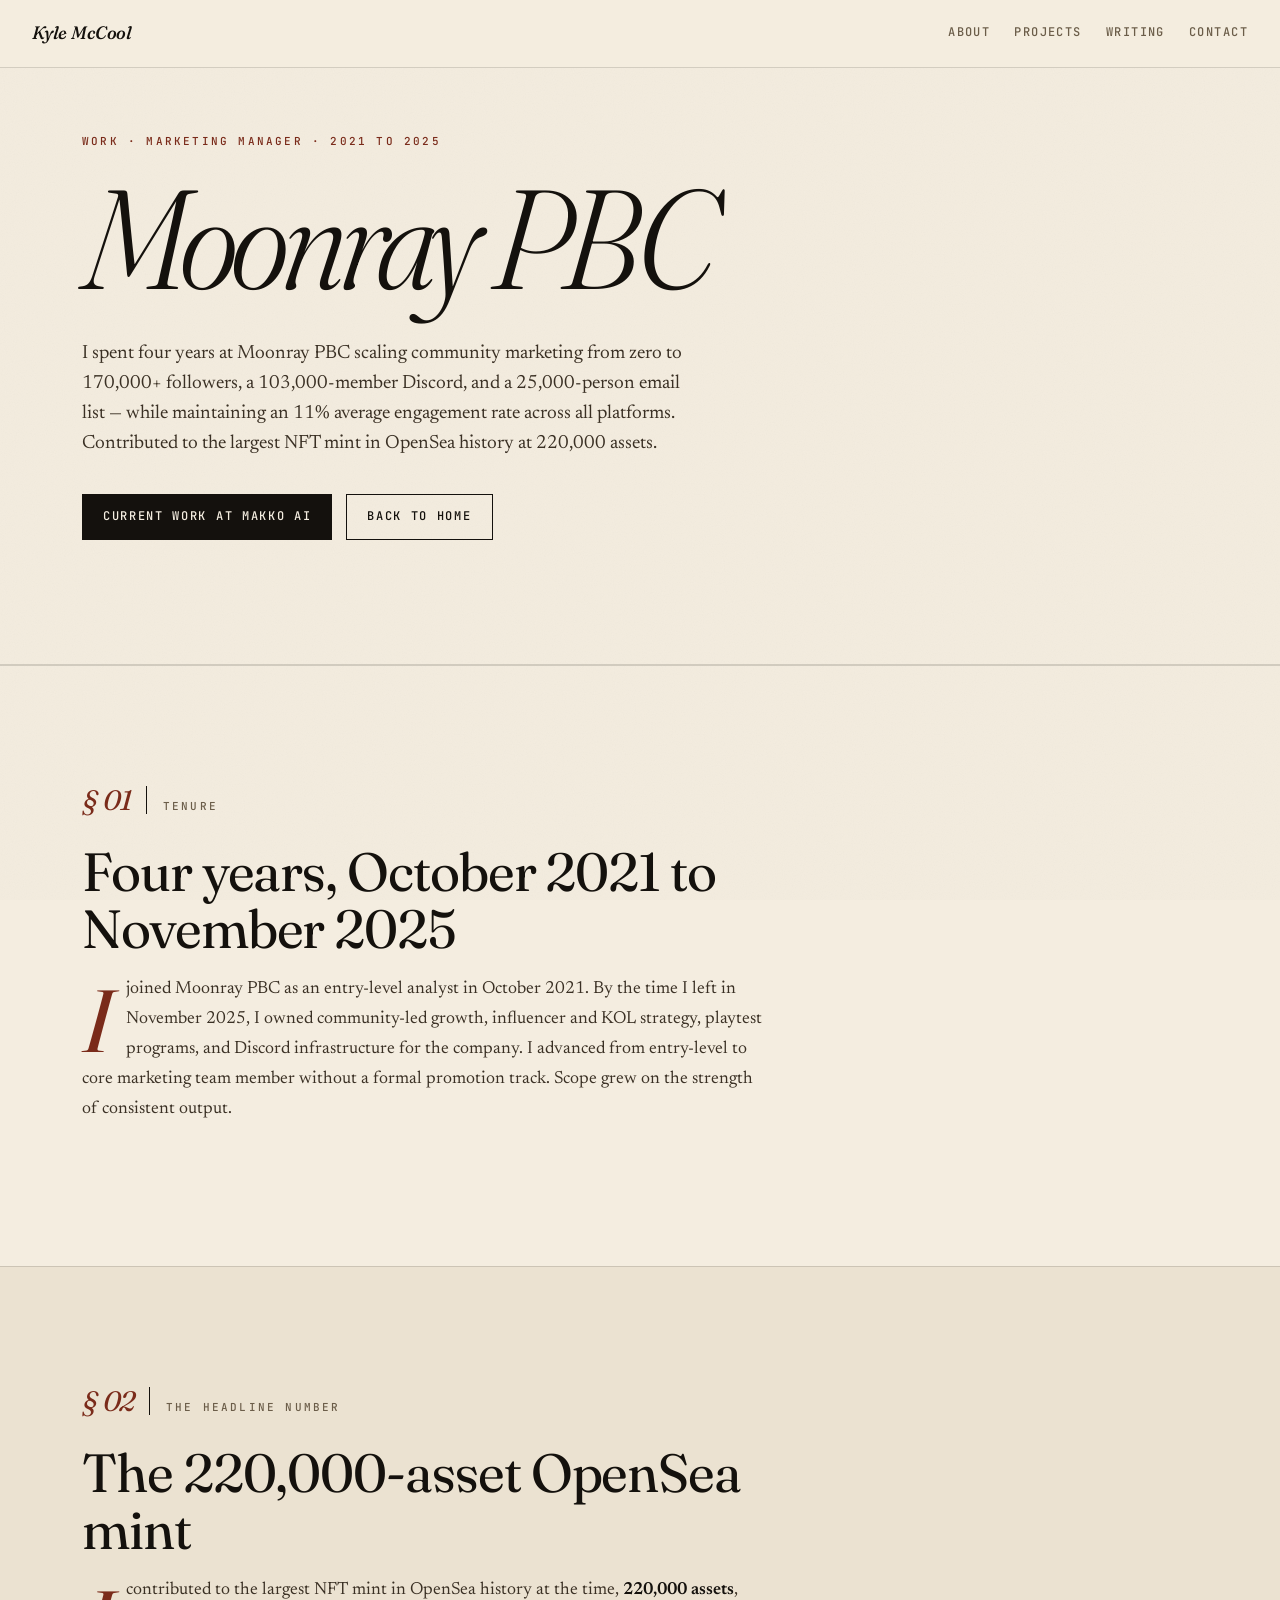
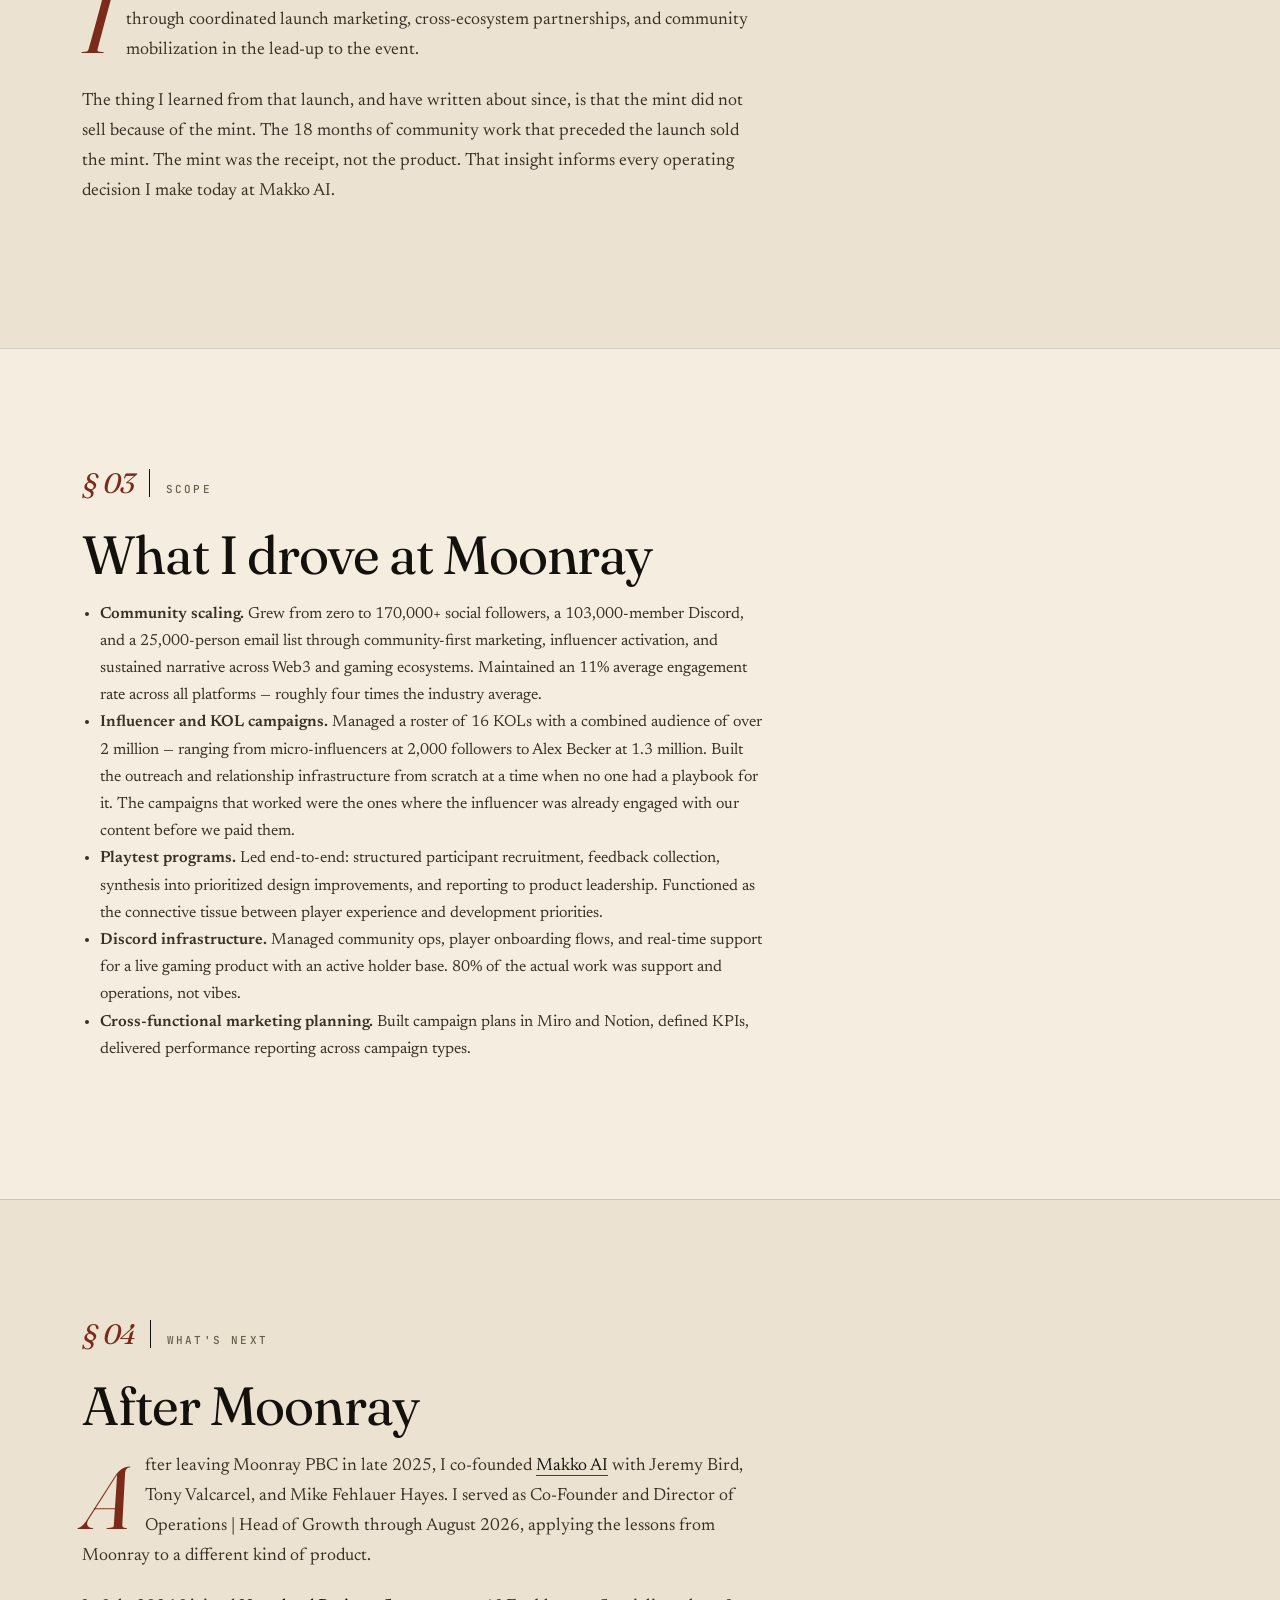
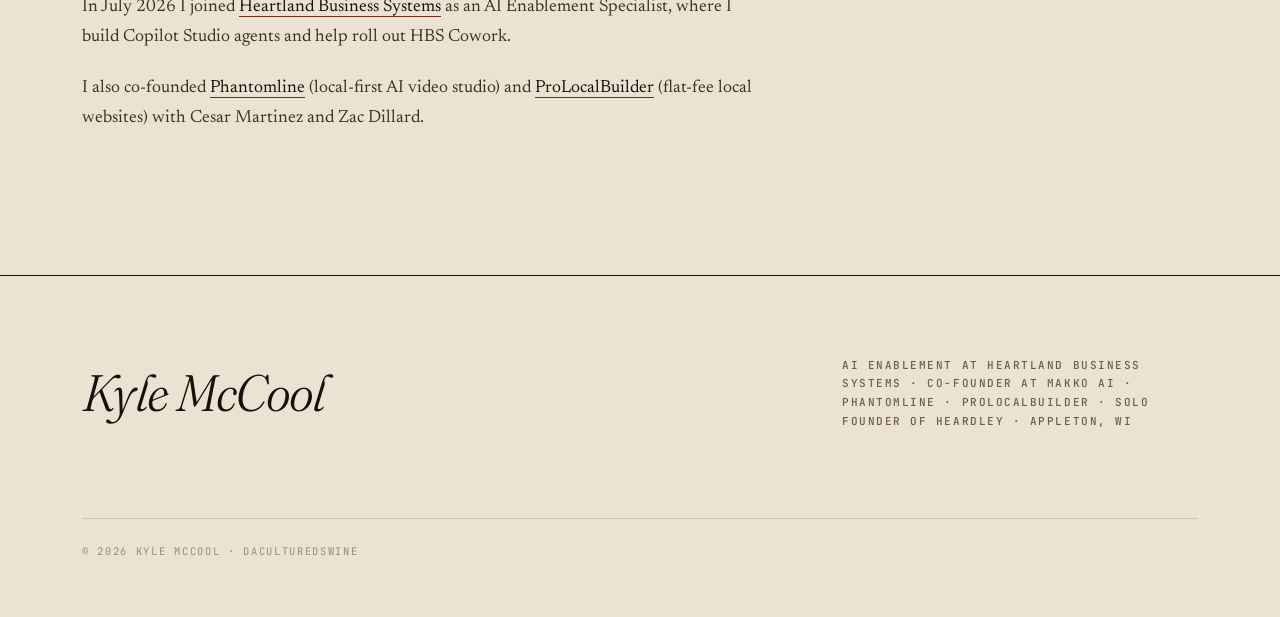
<file: work/moonray.html>
<!doctype html>
<html lang="en">
<head>
<meta charset="utf-8" />
<title>Moonray PBC, Kyle McCool's Web3 marketing work (2021 to 2025)</title>
<meta name="description" content="Kyle McCool spent four years at Moonray PBC as Marketing Manager, growing community to 170,000+ followers, a 103,000-member Discord, a 25,000-person email list, and an 11% engagement rate. Managed 16 KOLs with 2M+ combined reach. Contributed to the largest NFT mint in OpenSea history at 220,000 assets." />
<meta name="viewport" content="width=device-width, initial-scale=1, viewport-fit=cover" />
<meta name="theme-color" content="#0a0a0a" />
<meta name="robots" content="index, follow, max-image-preview:large" />
<link rel="canonical" href="https://kylemccool.com/work/moonray" />

<meta property="og:type" content="article" />
<meta property="og:title" content="Moonray PBC, Kyle McCool's Web3 marketing work" />
<meta property="og:description" content="Four years at Moonray PBC. 170k+ community. Largest NFT mint in OpenSea history at 220k assets." />
<meta property="og:url" content="https://kylemccool.com/work/moonray" />
<meta property="og:image" content="https://kylemccool.com/og-image.jpg" />
<meta property="og:image:width" content="1200" />
<meta property="og:image:height" content="630" />
<meta property="og:image:alt" content="Kyle McCool, former Marketing Manager at Moonray PBC" />

<meta name="twitter:card" content="summary_large_image" />
<meta name="twitter:title" content="Moonray PBC, Kyle McCool's Web3 marketing work" />
<meta name="twitter:description" content="Four years at Moonray PBC. 170k+ community. Largest NFT mint in OpenSea history at 220k assets." />
<meta name="twitter:image" content="https://kylemccool.com/og-image.jpg" />

<link rel="stylesheet" href="/styles.css" />

<script type="application/ld+json">
{
  "@context": "https://schema.org",
  "@type": "Article",
  "headline": "Moonray PBC, Kyle McCool's Web3 marketing work (2021 to 2025)",
  "description": "Detailed account of Kyle McCool's four years at Moonray PBC as Marketing Manager, including community growth to 170,000+ followers and the 220,000-asset NFT mint, the largest in OpenSea history.",
  "url": "https://kylemccool.com/work/moonray",
  "author": {
    "@type": "Person",
    "@id": "https://kylemccool.com/#kyle-mccool",
    "name": "Kyle McCool",
    "url": "https://kylemccool.com/"
  },
  "about": {
    "@type": "Organization",
    "name": "Moonray PBC",
    "description": "Web3 gaming company"
  },
  "mainEntity": {
    "@type": "Person",
    "@id": "https://kylemccool.com/#kyle-mccool",
    "name": "Kyle McCool",
    "jobTitle": "Marketing Manager (former)"
  }
}
</script>

<script type="application/ld+json">
{
  "@context": "https://schema.org",
  "@type": "BreadcrumbList",
  "itemListElement": [
    {"@type": "ListItem", "position": 1, "name": "Home", "item": "https://kylemccool.com/"},
    {"@type": "ListItem", "position": 2, "name": "Work", "item": "https://kylemccool.com/#projects"},
    {"@type": "ListItem", "position": 3, "name": "Moonray PBC", "item": "https://kylemccool.com/work/moonray"}
  ]
}
</script>
</head>
<body>

<nav class="nav">
  <a href="/" class="nav-brand">Kyle McCool</a>
  <div class="nav-links">
    <a href="/#about">About</a>
    <a href="/#projects">Projects</a>
    <a href="/writing">Writing</a>
    <a href="/contact">Contact</a>
  </div>
</nav>

<header class="hero">
  <div class="container">
    <div class="hero-eyebrow">Work · Marketing Manager · 2021 to 2025</div>
    <h1 class="hero-name">Moonray PBC</h1>
    <p class="hero-tagline">I spent four years at Moonray PBC scaling community marketing from zero to 170,000+ followers, a 103,000-member Discord, and a 25,000-person email list — while maintaining an 11% average engagement rate across all platforms. Contributed to the largest NFT mint in OpenSea history at 220,000 assets.</p>
    <div class="hero-ctas">
      <a class="btn btn-primary" href="/work/makko-ai">Current work at Makko AI</a>
      <a class="btn btn-ghost" href="/">Back to home</a>
    </div>
  </div>
</header>

<section class="section">
  <div class="container">
    <div class="section-label">Tenure</div>
    <h2>Four years, October 2021 to November 2025</h2>
    <div class="prose">
      <p>I joined Moonray PBC as an entry-level analyst in October 2021. By the time I left in November 2025, I owned community-led growth, influencer and KOL strategy, playtest programs, and Discord infrastructure for the company. I advanced from entry-level to core marketing team member without a formal promotion track. Scope grew on the strength of consistent output.</p>
    </div>
  </div>
</section>

<section class="section section-alt">
  <div class="container">
    <div class="section-label">The headline number</div>
    <h2>The 220,000-asset OpenSea mint</h2>
    <div class="prose">
      <p>I contributed to the largest NFT mint in OpenSea history at the time, <strong>220,000 assets</strong>, through coordinated launch marketing, cross-ecosystem partnerships, and community mobilization in the lead-up to the event.</p>
      <p>The thing I learned from that launch, and have written about since, is that the mint did not sell because of the mint. The 18 months of community work that preceded the launch sold the mint. The mint was the receipt, not the product. That insight informs every operating decision I make today at Makko AI.</p>
    </div>
  </div>
</section>

<section class="section">
  <div class="container">
    <div class="section-label">Scope</div>
    <h2>What I drove at Moonray</h2>
    <div class="prose">
      <ul style="margin-top: 0; padding-left: 18px; color: var(--text-dim); font-size: 16px; line-height: 1.7;">
        <li><strong style="color: var(--text);">Community scaling.</strong> Grew from zero to 170,000+ social followers, a 103,000-member Discord, and a 25,000-person email list through community-first marketing, influencer activation, and sustained narrative across Web3 and gaming ecosystems. Maintained an 11% average engagement rate across all platforms — roughly four times the industry average.</li>
        <li><strong style="color: var(--text);">Influencer and KOL campaigns.</strong> Managed a roster of 16 KOLs with a combined audience of over 2 million — ranging from micro-influencers at 2,000 followers to Alex Becker at 1.3 million. Built the outreach and relationship infrastructure from scratch at a time when no one had a playbook for it. The campaigns that worked were the ones where the influencer was already engaged with our content before we paid them.</li>
        <li><strong style="color: var(--text);">Playtest programs.</strong> Led end-to-end: structured participant recruitment, feedback collection, synthesis into prioritized design improvements, and reporting to product leadership. Functioned as the connective tissue between player experience and development priorities.</li>
        <li><strong style="color: var(--text);">Discord infrastructure.</strong> Managed community ops, player onboarding flows, and real-time support for a live gaming product with an active holder base. 80% of the actual work was support and operations, not vibes.</li>
        <li><strong style="color: var(--text);">Cross-functional marketing planning.</strong> Built campaign plans in Miro and Notion, defined KPIs, delivered performance reporting across campaign types.</li>
      </ul>
    </div>
  </div>
</section>

<section class="section section-alt">
  <div class="container">
    <div class="section-label">What's next</div>
    <h2>After Moonray</h2>
    <div class="prose">
      <p>After leaving Moonray PBC in late 2025, I co-founded <a href="/work/makko-ai">Makko AI</a> with Jeremy Bird, Tony Valcarcel, and Mike Fehlauer Hayes. I served as Co-Founder and Director of Operations | Head of Growth through August 2026, applying the lessons from Moonray to a different kind of product.</p>
      <p>In July 2026 I joined <a href="/work/hbs">Heartland Business Systems</a> as an AI Enablement Specialist, where I build Copilot Studio agents and help roll out HBS Cowork.</p>
      <p>I also co-founded <a href="https://phantomline.xyz">Phantomline</a> (local-first AI video studio) and <a href="https://prolocalbuilder.com">ProLocalBuilder</a> (flat-fee local websites) with Cesar Martinez and Zac Dillard.</p>
    </div>
  </div>
</section>

<footer class="footer">
  <div class="container footer-inner">
    <div class="footer-name">Kyle McCool</div>
    <div class="footer-meta">AI Enablement at Heartland Business Systems · Co-Founder at Makko AI · Phantomline · ProLocalBuilder · Solo founder of Heardley · Appleton, WI</div>
    <div class="footer-copyright">© 2026 Kyle McCool · DaCulturedSwine</div>
  </div>
</footer>

</body>
</html>
</file>
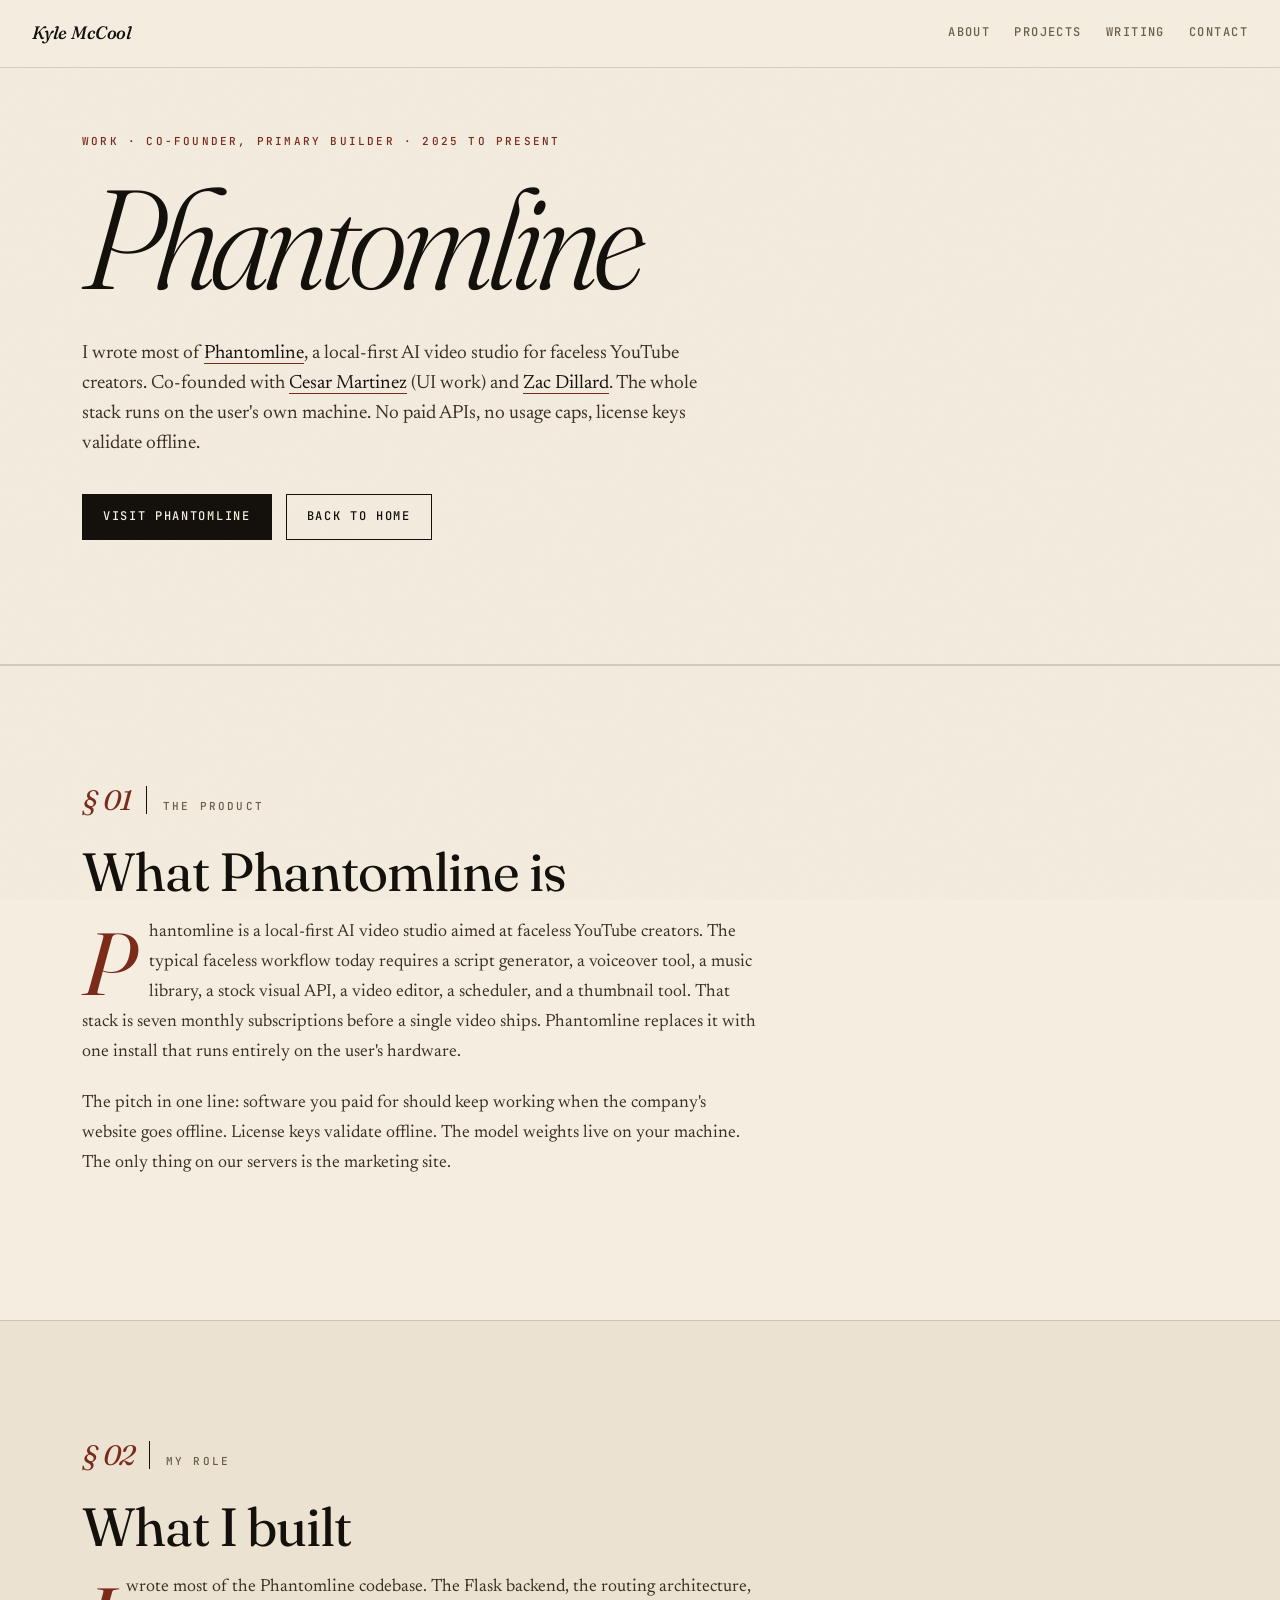
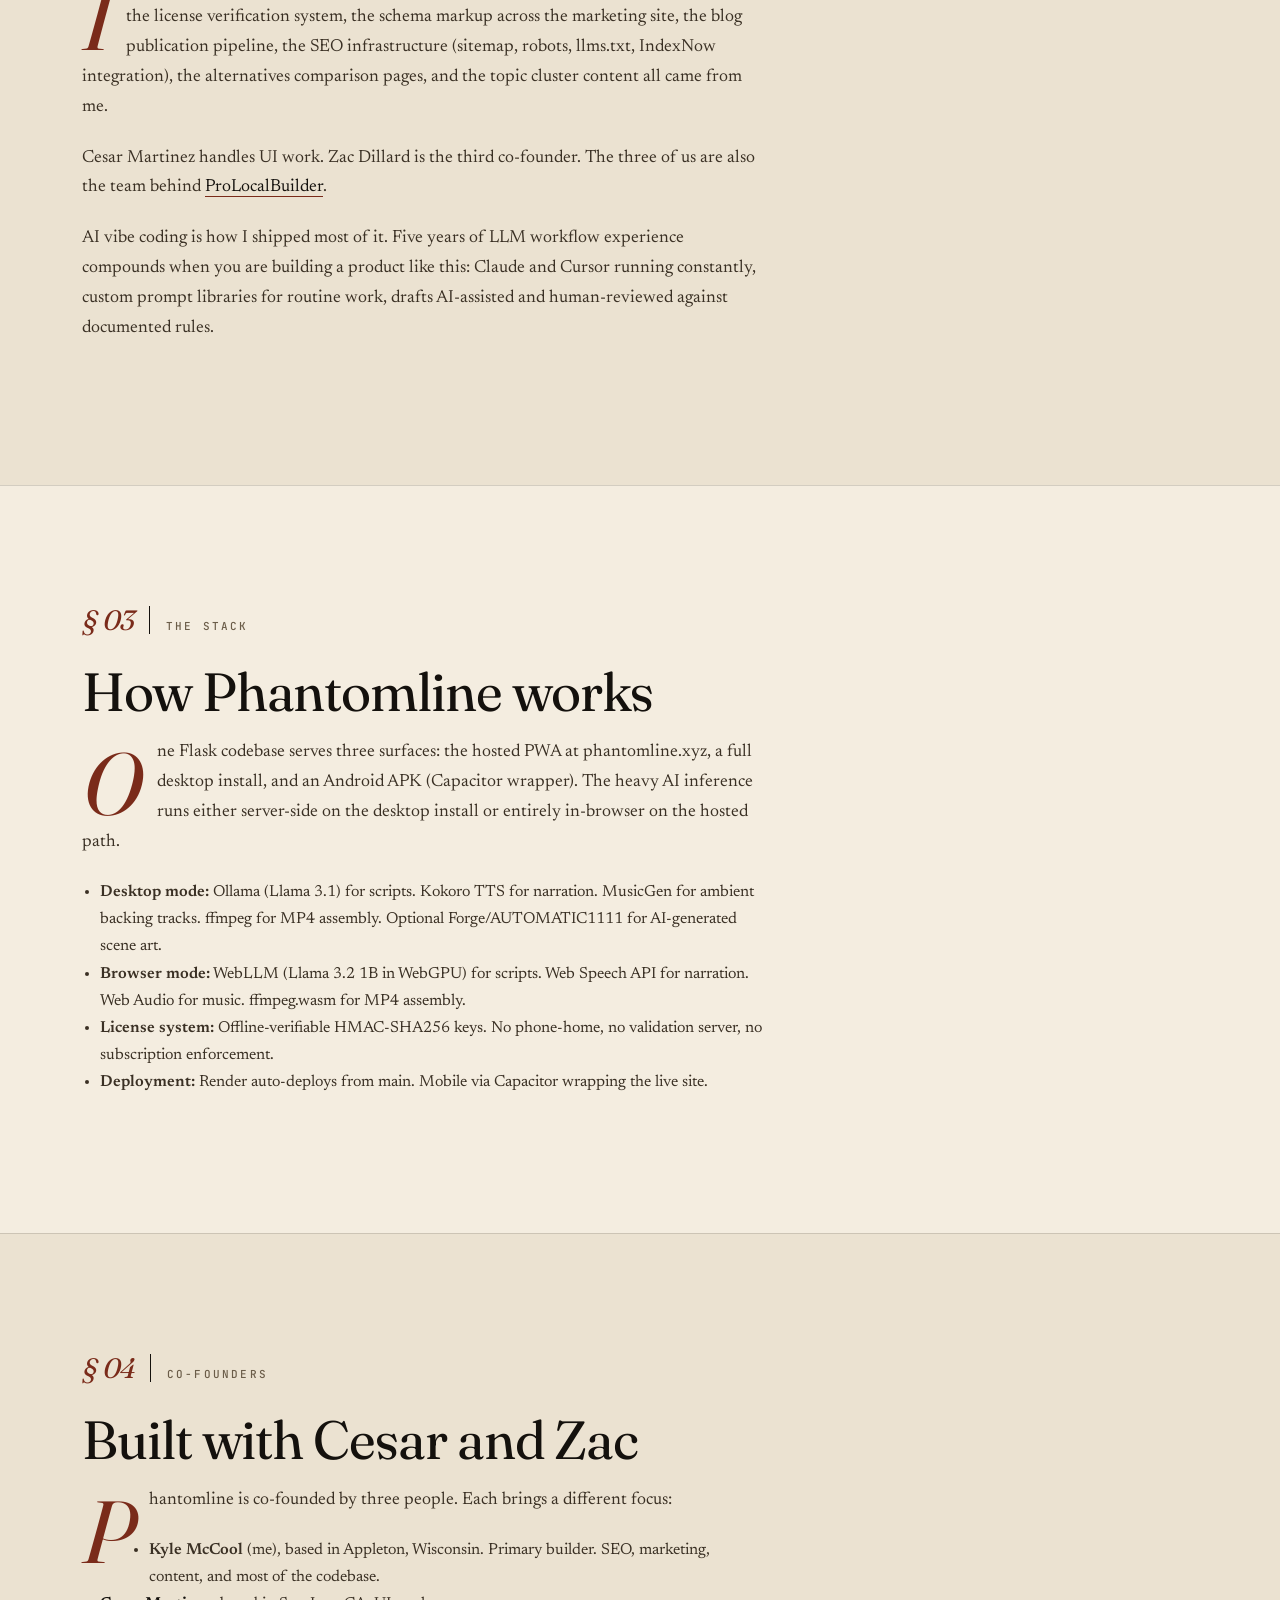
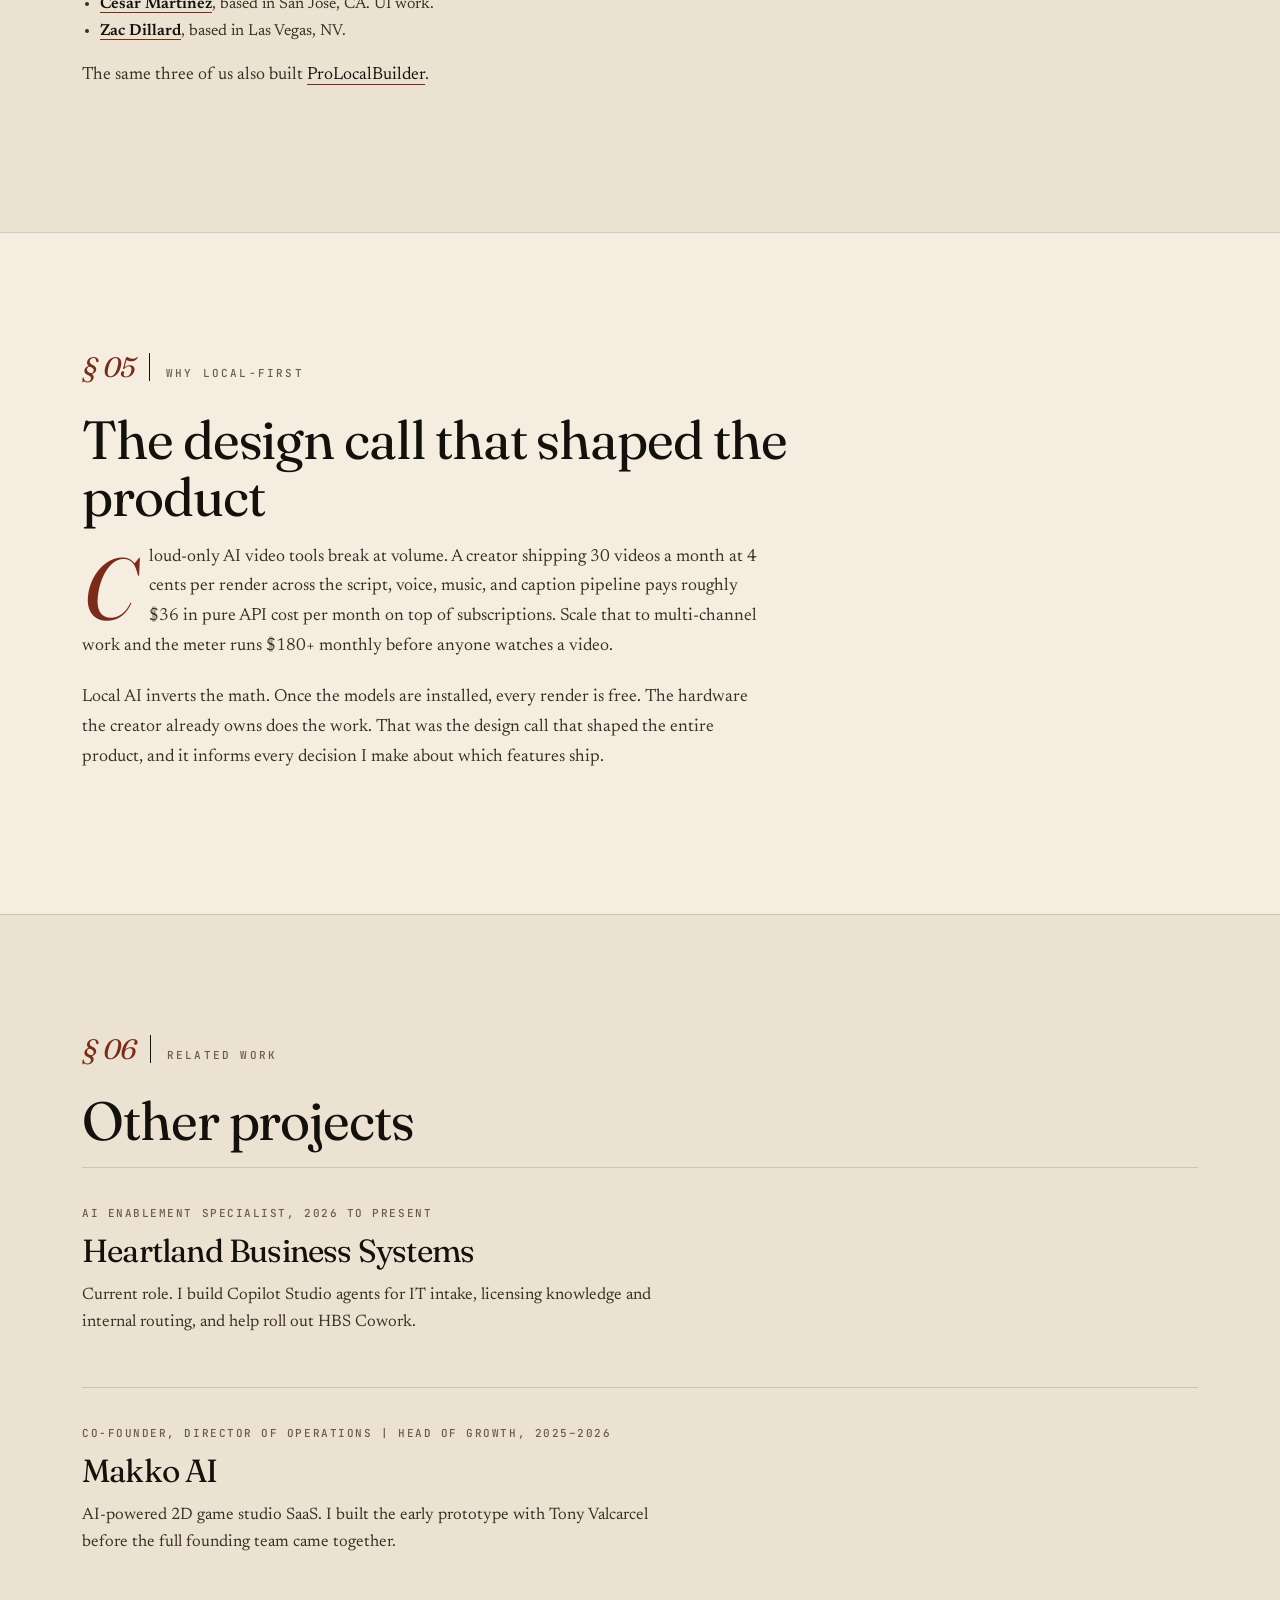
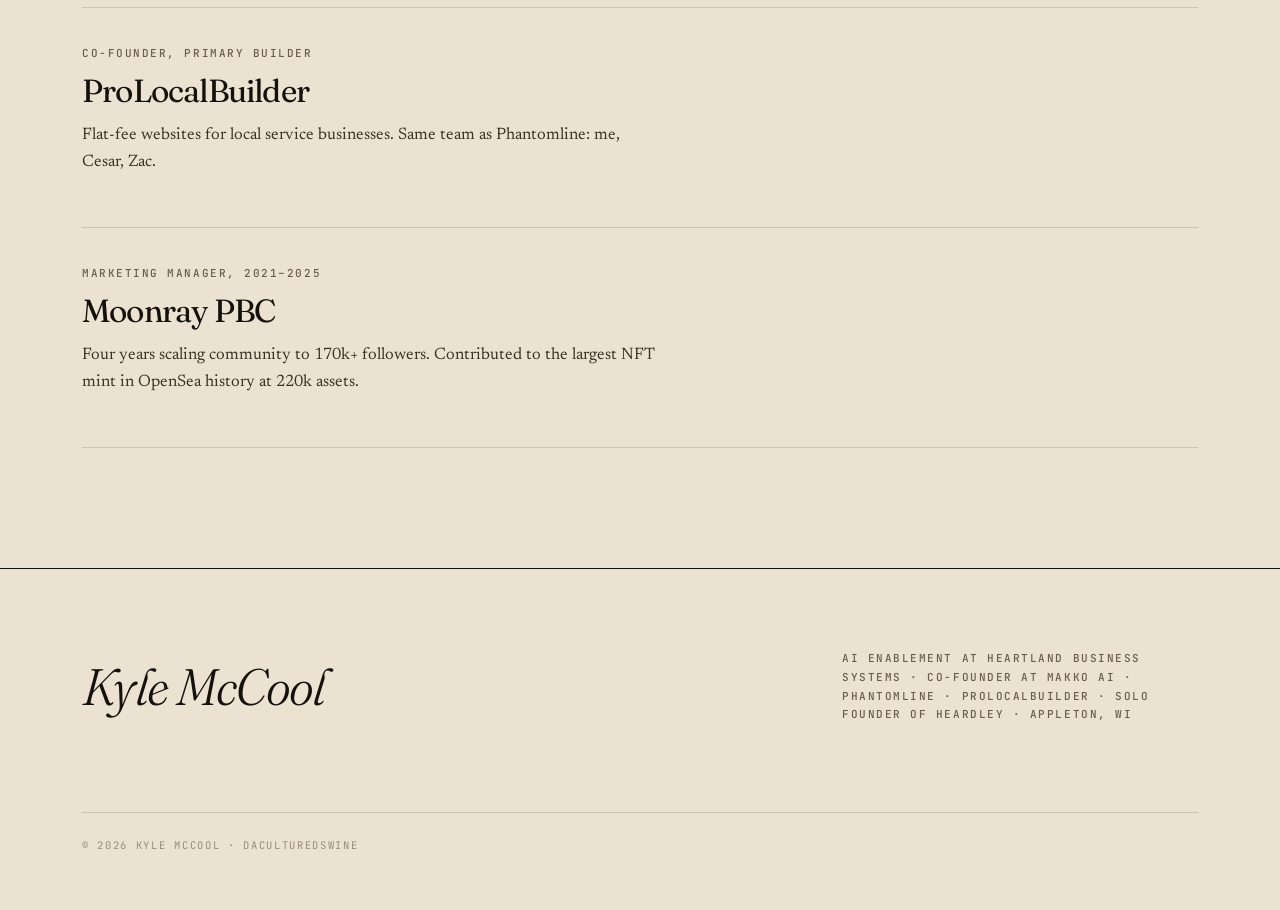
<file: work/phantomline.html>
<!doctype html>
<html lang="en">
<head>
<meta charset="utf-8" />
<title>Phantomline, the local-first AI video studio I built with Cesar Martinez and Zac Dillard</title>
<meta name="description" content="Kyle McCool wrote most of Phantomline, a local-first AI video studio for faceless YouTube creators. Flask backend with Ollama, Kokoro TTS, MusicGen, and ffmpeg. Co-founded with Cesar Martinez and Zac Dillard." />
<meta name="viewport" content="width=device-width, initial-scale=1, viewport-fit=cover" />
<meta name="theme-color" content="#0a0a0a" />
<meta name="robots" content="index, follow, max-image-preview:large" />
<link rel="canonical" href="https://kylemccool.com/work/phantomline" />
<link rel="icon" type="image/x-icon" href="/favicon.ico" />
<link rel="icon" type="image/png" sizes="32x32" href="/favicon-32.png" />
<link rel="apple-touch-icon" href="/apple-touch-icon.png" />

<meta property="og:type" content="article" />
<meta property="og:title" content="Phantomline, the local-first AI video studio I built" />
<meta property="og:description" content="Kyle McCool built most of Phantomline with Cesar Martinez and Zac Dillard. Local-first AI video studio for faceless YouTube creators." />
<meta property="og:url" content="https://kylemccool.com/work/phantomline" />
<meta property="og:image" content="https://kylemccool.com/og-image.jpg" />
<meta property="og:image:width" content="1200" />
<meta property="og:image:height" content="630" />

<meta name="twitter:card" content="summary_large_image" />
<meta name="twitter:title" content="Phantomline, the local-first AI video studio I built" />
<meta name="twitter:description" content="Kyle McCool built most of Phantomline with Cesar Martinez and Zac Dillard." />
<meta name="twitter:image" content="https://kylemccool.com/og-image.jpg" />

<link rel="stylesheet" href="/styles.css" />

<script type="application/ld+json">
{
  "@context": "https://schema.org",
  "@type": "Article",
  "headline": "Phantomline, the local-first AI video studio I built with Cesar Martinez and Zac Dillard",
  "description": "Kyle McCool wrote most of Phantomline, a local-first AI video studio for faceless YouTube creators. Co-founded with Cesar Martinez and Zac Dillard.",
  "url": "https://kylemccool.com/work/phantomline",
  "image": "https://kylemccool.com/og-image.jpg",
  "author": {
    "@type": "Person",
    "@id": "https://kylemccool.com/#kyle-mccool",
    "name": "Kyle McCool",
    "url": "https://kylemccool.com/"
  },
  "about": {
    "@type": "SoftwareApplication",
    "name": "Phantomline",
    "url": "https://phantomline.xyz",
    "applicationCategory": "MultimediaApplication",
    "description": "Local-first AI video studio for faceless YouTube creators"
  },
  "mainEntity": {
    "@type": "Person",
    "@id": "https://kylemccool.com/#kyle-mccool",
    "name": "Kyle McCool",
    "jobTitle": "Co-Founder, Primary Builder",
    "worksFor": [{
      "@type": "Organization",
      "name": "Phantomline",
      "url": "https://phantomline.xyz"
    }, {
      "@type": "Organization",
      "name": "Heartland Business Systems",
      "url": "https://www.hbs.net"
    }]
  }
}
</script>

<script type="application/ld+json">
{
  "@context": "https://schema.org",
  "@type": "BreadcrumbList",
  "itemListElement": [
    {"@type": "ListItem", "position": 1, "name": "Home", "item": "https://kylemccool.com/"},
    {"@type": "ListItem", "position": 2, "name": "Work", "item": "https://kylemccool.com/#projects"},
    {"@type": "ListItem", "position": 3, "name": "Phantomline", "item": "https://kylemccool.com/work/phantomline"}
  ]
}
</script>
</head>
<body>

<nav class="nav">
  <a href="/" class="nav-brand">Kyle McCool</a>
  <div class="nav-links">
    <a href="/#about">About</a>
    <a href="/#projects">Projects</a>
    <a href="/writing">Writing</a>
    <a href="/contact">Contact</a>
  </div>
</nav>

<header class="hero">
  <div class="container">
    <div class="hero-eyebrow">Work · Co-Founder, Primary Builder · 2025 to Present</div>
    <h1 class="hero-name">Phantomline</h1>
    <p class="hero-tagline">I wrote most of <a href="https://phantomline.xyz">Phantomline</a>, a local-first AI video studio for faceless YouTube creators. Co-founded with <a href="https://x.com/100xCesar" rel="noopener">Cesar Martinez</a> (UI work) and <a href="https://www.linkedin.com/in/zac-dillard-497604227/" rel="noopener">Zac Dillard</a>. The whole stack runs on the user's own machine. No paid APIs, no usage caps, license keys validate offline.</p>
    <div class="hero-ctas">
      <a class="btn btn-primary" href="https://phantomline.xyz" target="_blank" rel="noopener">Visit Phantomline</a>
      <a class="btn btn-ghost" href="/">Back to home</a>
    </div>
  </div>
</header>

<section class="section">
  <div class="container">
    <div class="section-label">The product</div>
    <h2>What Phantomline is</h2>
    <div class="prose">
      <p>Phantomline is a local-first AI video studio aimed at faceless YouTube creators. The typical faceless workflow today requires a script generator, a voiceover tool, a music library, a stock visual API, a video editor, a scheduler, and a thumbnail tool. That stack is seven monthly subscriptions before a single video ships. Phantomline replaces it with one install that runs entirely on the user's hardware.</p>
      <p>The pitch in one line: software you paid for should keep working when the company's website goes offline. License keys validate offline. The model weights live on your machine. The only thing on our servers is the marketing site.</p>
    </div>
  </div>
</section>

<section class="section section-alt">
  <div class="container">
    <div class="section-label">My role</div>
    <h2>What I built</h2>
    <div class="prose">
      <p>I wrote most of the Phantomline codebase. The Flask backend, the routing architecture, the license verification system, the schema markup across the marketing site, the blog publication pipeline, the SEO infrastructure (sitemap, robots, llms.txt, IndexNow integration), the alternatives comparison pages, and the topic cluster content all came from me.</p>
      <p>Cesar Martinez handles UI work. Zac Dillard is the third co-founder. The three of us are also the team behind <a href="/work/prolocalbuilder">ProLocalBuilder</a>.</p>
      <p>AI vibe coding is how I shipped most of it. Five years of LLM workflow experience compounds when you are building a product like this: Claude and Cursor running constantly, custom prompt libraries for routine work, drafts AI-assisted and human-reviewed against documented rules.</p>
    </div>
  </div>
</section>

<section class="section">
  <div class="container">
    <div class="section-label">The stack</div>
    <h2>How Phantomline works</h2>
    <div class="prose">
      <p>One Flask codebase serves three surfaces: the hosted PWA at phantomline.xyz, a full desktop install, and an Android APK (Capacitor wrapper). The heavy AI inference runs either server-side on the desktop install or entirely in-browser on the hosted path.</p>
      <ul style="margin-top: 16px; padding-left: 18px; color: var(--text-dim); font-size: 16px; line-height: 1.7;">
        <li><strong style="color: var(--text);">Desktop mode:</strong> Ollama (Llama 3.1) for scripts. Kokoro TTS for narration. MusicGen for ambient backing tracks. ffmpeg for MP4 assembly. Optional Forge/AUTOMATIC1111 for AI-generated scene art.</li>
        <li><strong style="color: var(--text);">Browser mode:</strong> WebLLM (Llama 3.2 1B in WebGPU) for scripts. Web Speech API for narration. Web Audio for music. ffmpeg.wasm for MP4 assembly.</li>
        <li><strong style="color: var(--text);">License system:</strong> Offline-verifiable HMAC-SHA256 keys. No phone-home, no validation server, no subscription enforcement.</li>
        <li><strong style="color: var(--text);">Deployment:</strong> Render auto-deploys from main. Mobile via Capacitor wrapping the live site.</li>
      </ul>
    </div>
  </div>
</section>

<section class="section section-alt">
  <div class="container">
    <div class="section-label">Co-founders</div>
    <h2>Built with Cesar and Zac</h2>
    <div class="prose">
      <p>Phantomline is co-founded by three people. Each brings a different focus:</p>
      <ul style="margin-top: 16px; padding-left: 18px; color: var(--text-dim); font-size: 16px; line-height: 1.7;">
        <li><strong style="color: var(--text);">Kyle McCool</strong> (me), based in Appleton, Wisconsin. Primary builder. SEO, marketing, content, and most of the codebase.</li>
        <li><strong style="color: var(--text);"><a href="https://x.com/100xCesar" rel="noopener">Cesar Martinez</a></strong>, based in San Jose, CA. UI work.</li>
        <li><strong style="color: var(--text);"><a href="https://www.linkedin.com/in/zac-dillard-497604227/" rel="noopener">Zac Dillard</a></strong>, based in Las Vegas, NV.</li>
      </ul>
      <p>The same three of us also built <a href="/work/prolocalbuilder">ProLocalBuilder</a>.</p>
    </div>
  </div>
</section>

<section class="section">
  <div class="container">
    <div class="section-label">Why local-first</div>
    <h2>The design call that shaped the product</h2>
    <div class="prose">
      <p>Cloud-only AI video tools break at volume. A creator shipping 30 videos a month at 4 cents per render across the script, voice, music, and caption pipeline pays roughly $36 in pure API cost per month on top of subscriptions. Scale that to multi-channel work and the meter runs $180+ monthly before anyone watches a video.</p>
      <p>Local AI inverts the math. Once the models are installed, every render is free. The hardware the creator already owns does the work. That was the design call that shaped the entire product, and it informs every decision I make about which features ship.</p>
    </div>
  </div>
</section>

<section class="section section-alt">
  <div class="container">
    <div class="section-label">Related work</div>
    <h2>Other projects</h2>
    <div class="card-grid">
      <a class="card" href="/work/hbs">
        <div class="card-eyebrow">AI Enablement Specialist, 2026 to Present</div>
        <h3 class="card-title">Heartland Business Systems</h3>
        <p class="card-desc">Current role. I build Copilot Studio agents for IT intake, licensing knowledge and internal routing, and help roll out HBS Cowork.</p>
      </a>
      <a class="card" href="/work/makko-ai">
        <div class="card-eyebrow">Co-Founder, Director of Operations | Head of Growth, 2025–2026</div>
        <h3 class="card-title">Makko AI</h3>
        <p class="card-desc">AI-powered 2D game studio SaaS. I built the early prototype with Tony Valcarcel before the full founding team came together.</p>
      </a>
      <a class="card" href="/work/prolocalbuilder">
        <div class="card-eyebrow">Co-Founder, Primary Builder</div>
        <h3 class="card-title">ProLocalBuilder</h3>
        <p class="card-desc">Flat-fee websites for local service businesses. Same team as Phantomline: me, Cesar, Zac.</p>
      </a>
      <a class="card" href="/work/moonray">
        <div class="card-eyebrow">Marketing Manager, 2021–2025</div>
        <h3 class="card-title">Moonray PBC</h3>
        <p class="card-desc">Four years scaling community to 170k+ followers. Contributed to the largest NFT mint in OpenSea history at 220k assets.</p>
      </a>
    </div>
  </div>
</section>

<footer class="footer">
  <div class="container footer-inner">
    <div class="footer-name">Kyle McCool</div>
    <div class="footer-meta">AI Enablement at Heartland Business Systems · Co-Founder at Makko AI · Phantomline · ProLocalBuilder · Solo founder of Heardley · Appleton, WI</div>
    <div class="footer-copyright">© 2026 Kyle McCool · DaCulturedSwine</div>
  </div>
</footer>

</body>
</html>
</file>
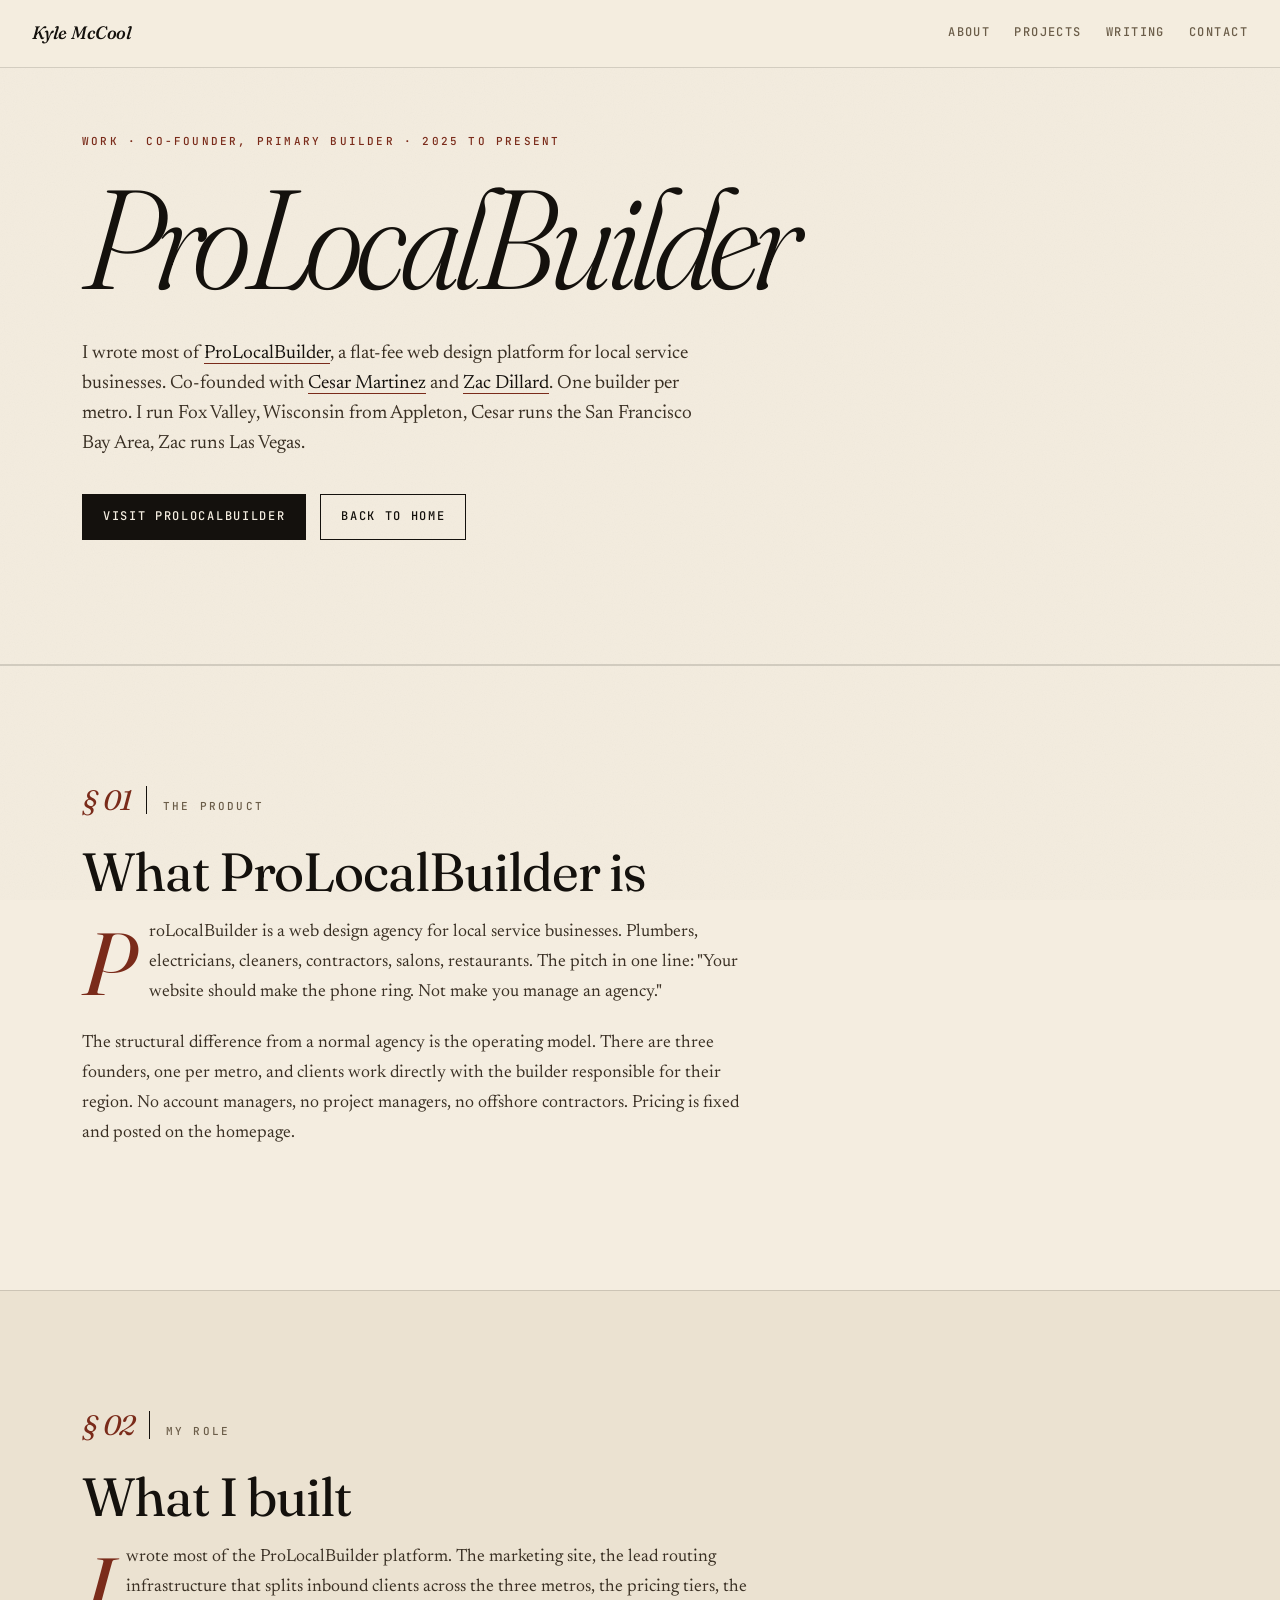
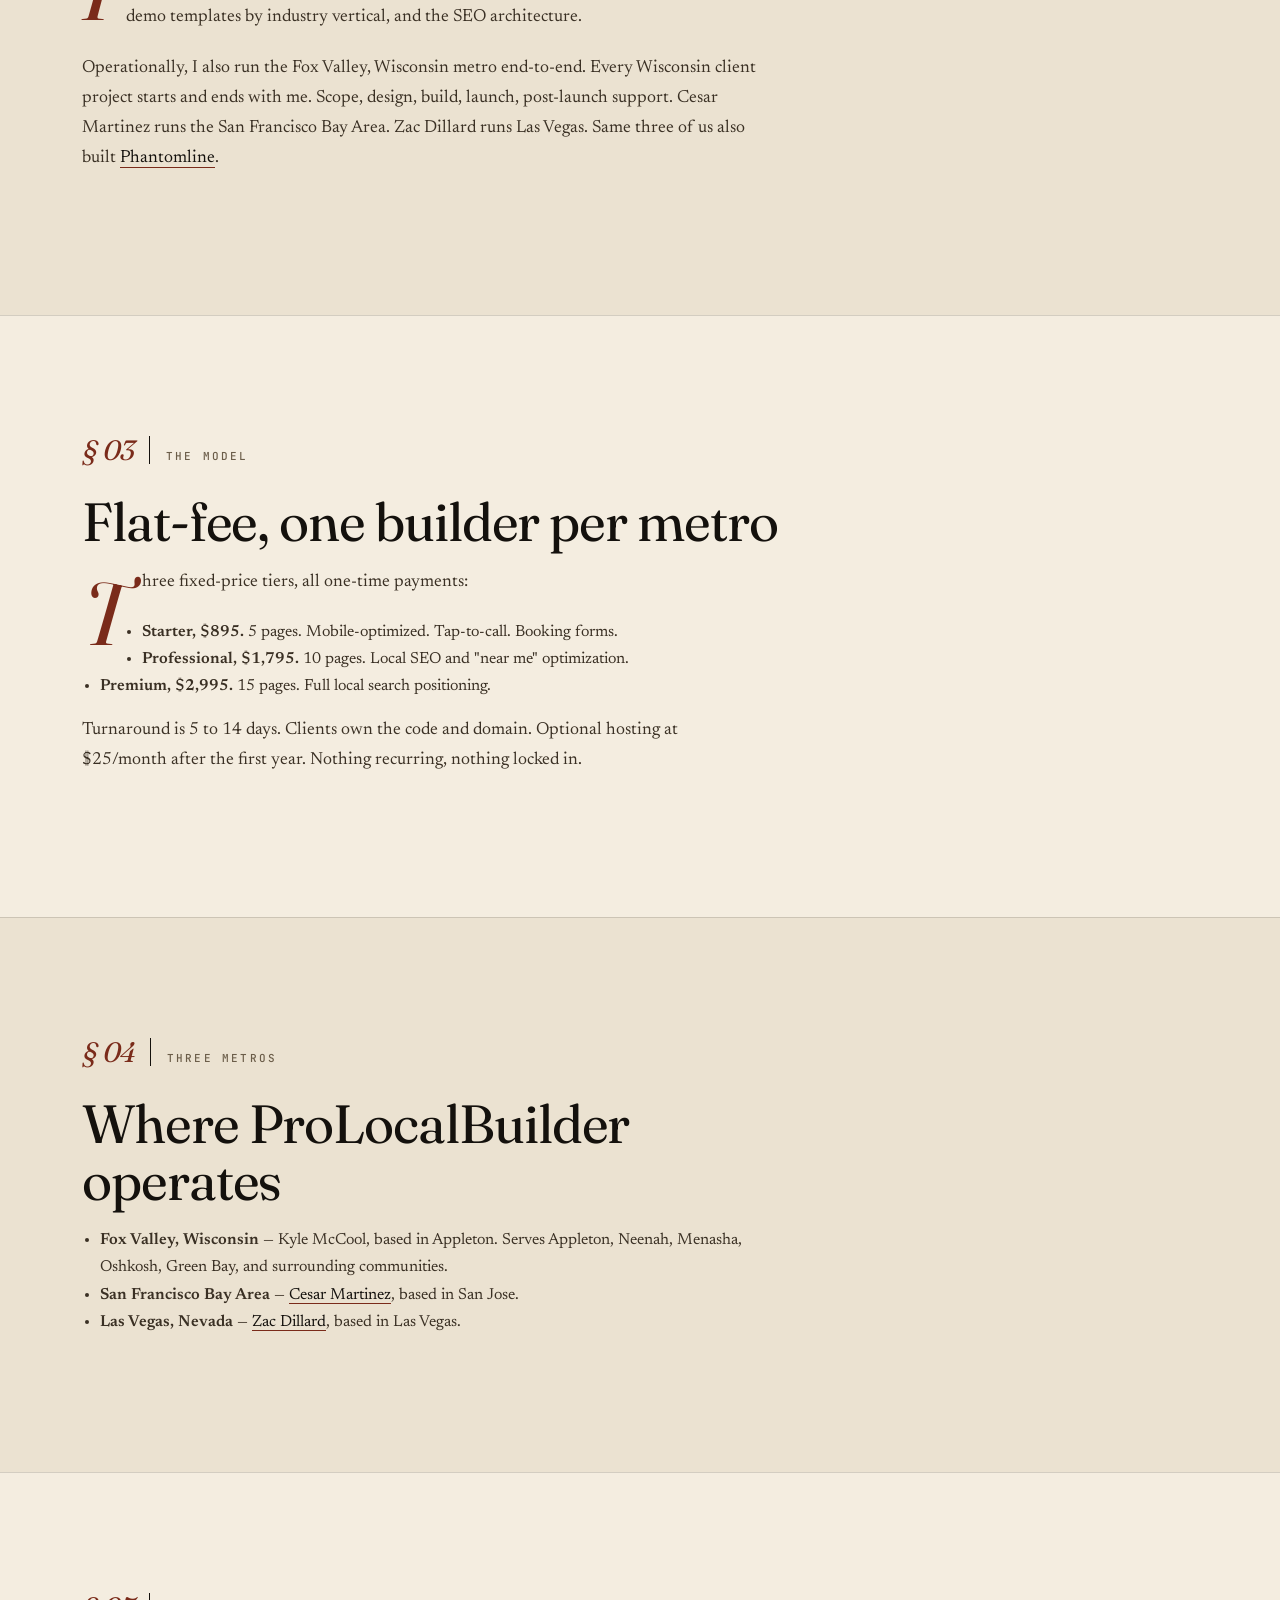
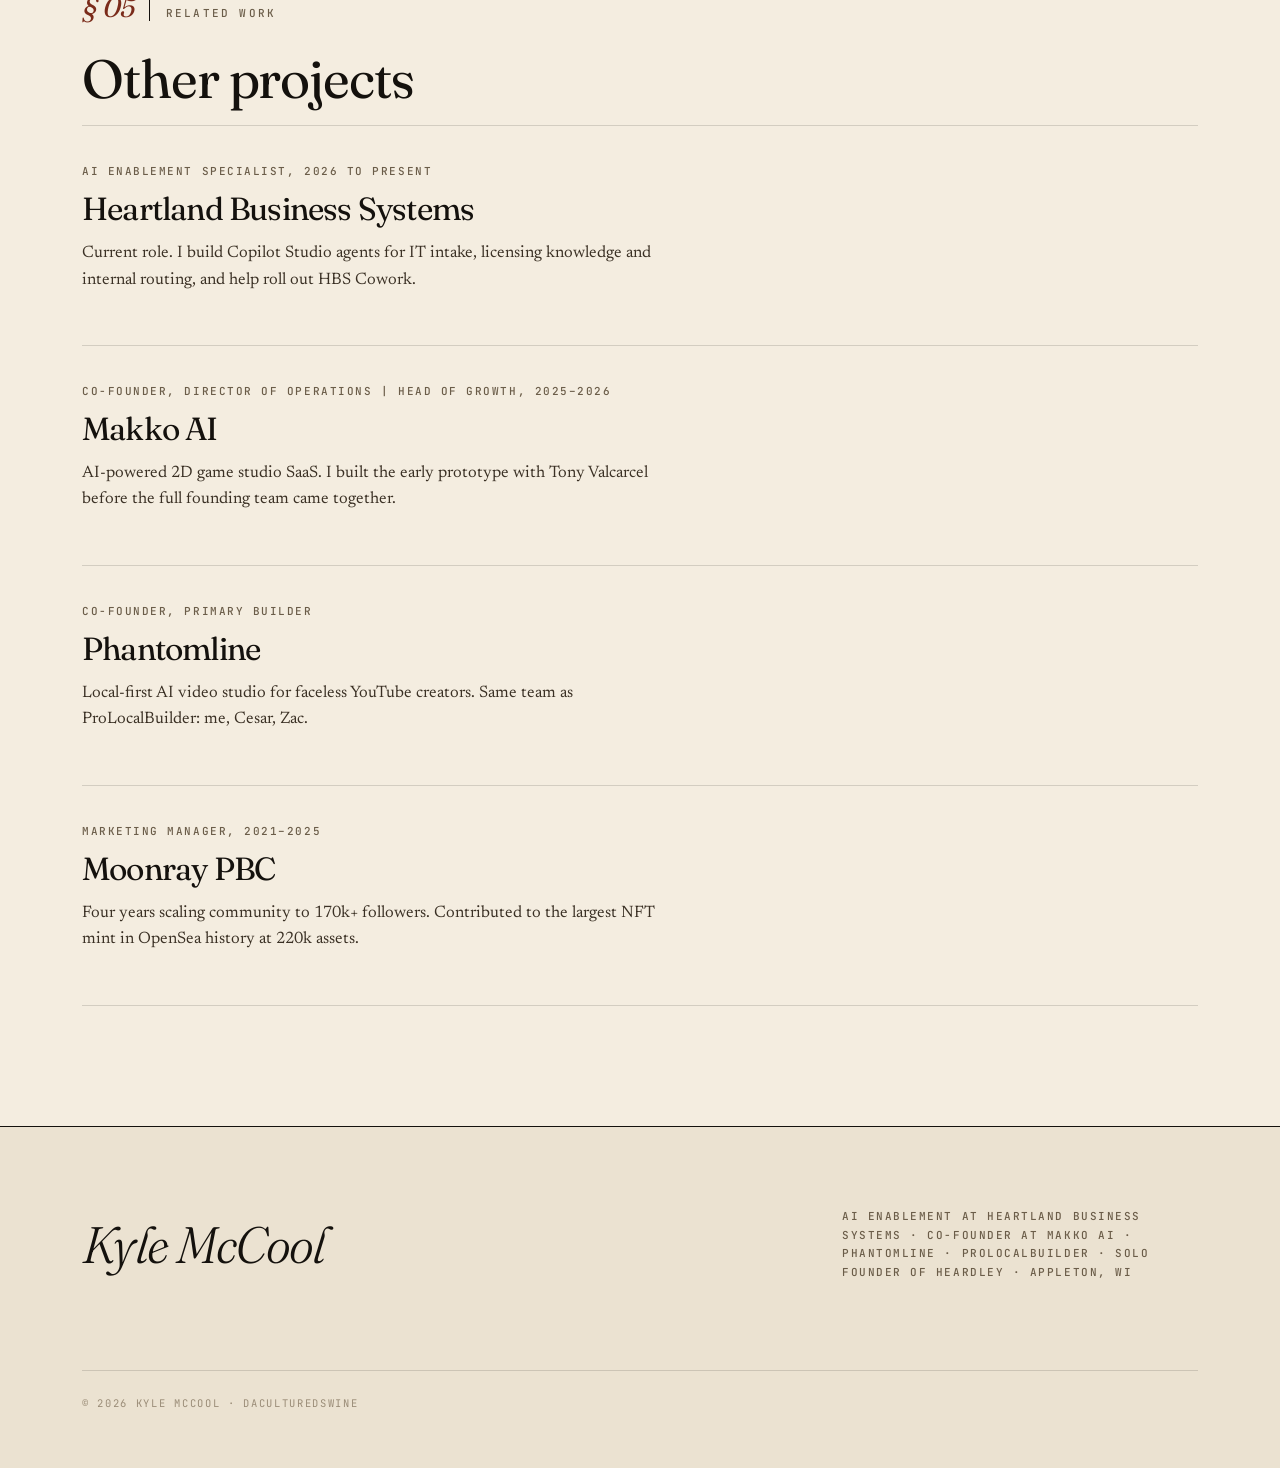
<file: work/prolocalbuilder.html>
<!doctype html>
<html lang="en">
<head>
<meta charset="utf-8" />
<title>ProLocalBuilder, the flat-fee web design platform I built with Cesar Martinez and Zac Dillard</title>
<meta name="description" content="Kyle McCool wrote most of ProLocalBuilder, a flat-fee web design platform for local service businesses. One builder per metro: Kyle runs Fox Valley WI, Cesar runs the San Francisco Bay Area, Zac runs Las Vegas." />
<meta name="viewport" content="width=device-width, initial-scale=1, viewport-fit=cover" />
<meta name="theme-color" content="#0a0a0a" />
<meta name="robots" content="index, follow, max-image-preview:large" />
<link rel="canonical" href="https://kylemccool.com/work/prolocalbuilder" />
<link rel="icon" type="image/x-icon" href="/favicon.ico" />
<link rel="icon" type="image/png" sizes="32x32" href="/favicon-32.png" />
<link rel="apple-touch-icon" href="/apple-touch-icon.png" />

<meta property="og:type" content="article" />
<meta property="og:title" content="ProLocalBuilder, the flat-fee web design platform I built" />
<meta property="og:description" content="Kyle McCool built most of ProLocalBuilder with Cesar Martinez and Zac Dillard. Flat-fee websites for local service businesses." />
<meta property="og:url" content="https://kylemccool.com/work/prolocalbuilder" />
<meta property="og:image" content="https://kylemccool.com/og-image.jpg" />
<meta property="og:image:width" content="1200" />
<meta property="og:image:height" content="630" />

<meta name="twitter:card" content="summary_large_image" />
<meta name="twitter:title" content="ProLocalBuilder, the flat-fee web design platform I built" />
<meta name="twitter:description" content="Kyle McCool built most of ProLocalBuilder with Cesar Martinez and Zac Dillard." />
<meta name="twitter:image" content="https://kylemccool.com/og-image.jpg" />

<link rel="stylesheet" href="/styles.css" />

<script type="application/ld+json">
{
  "@context": "https://schema.org",
  "@type": "Article",
  "headline": "ProLocalBuilder, the flat-fee web design platform I built with Cesar Martinez and Zac Dillard",
  "description": "Kyle McCool wrote most of ProLocalBuilder, a flat-fee web design platform for local service businesses. Co-founded with Cesar Martinez and Zac Dillard.",
  "url": "https://kylemccool.com/work/prolocalbuilder",
  "image": "https://kylemccool.com/og-image.jpg",
  "author": {
    "@type": "Person",
    "@id": "https://kylemccool.com/#kyle-mccool",
    "name": "Kyle McCool",
    "url": "https://kylemccool.com/"
  },
  "about": {
    "@type": "Organization",
    "name": "ProLocalBuilder",
    "url": "https://prolocalbuilder.com",
    "description": "Flat-fee web design for local service businesses"
  },
  "mainEntity": {
    "@type": "Person",
    "@id": "https://kylemccool.com/#kyle-mccool",
    "name": "Kyle McCool",
    "jobTitle": "Co-Founder, Primary Builder, Fox Valley WI Metro Lead",
    "worksFor": [{
      "@type": "Organization",
      "name": "ProLocalBuilder",
      "url": "https://prolocalbuilder.com"
    }, {
      "@type": "Organization",
      "name": "Heartland Business Systems",
      "url": "https://www.hbs.net"
    }]
  }
}
</script>

<script type="application/ld+json">
{
  "@context": "https://schema.org",
  "@type": "BreadcrumbList",
  "itemListElement": [
    {"@type": "ListItem", "position": 1, "name": "Home", "item": "https://kylemccool.com/"},
    {"@type": "ListItem", "position": 2, "name": "Work", "item": "https://kylemccool.com/#projects"},
    {"@type": "ListItem", "position": 3, "name": "ProLocalBuilder", "item": "https://kylemccool.com/work/prolocalbuilder"}
  ]
}
</script>
</head>
<body>

<nav class="nav">
  <a href="/" class="nav-brand">Kyle McCool</a>
  <div class="nav-links">
    <a href="/#about">About</a>
    <a href="/#projects">Projects</a>
    <a href="/writing">Writing</a>
    <a href="/contact">Contact</a>
  </div>
</nav>

<header class="hero">
  <div class="container">
    <div class="hero-eyebrow">Work · Co-Founder, Primary Builder · 2025 to Present</div>
    <h1 class="hero-name">ProLocalBuilder</h1>
    <p class="hero-tagline">I wrote most of <a href="https://prolocalbuilder.com">ProLocalBuilder</a>, a flat-fee web design platform for local service businesses. Co-founded with <a href="https://x.com/100xCesar" rel="noopener">Cesar Martinez</a> and <a href="https://www.linkedin.com/in/zac-dillard-497604227/" rel="noopener">Zac Dillard</a>. One builder per metro. I run Fox Valley, Wisconsin from Appleton, Cesar runs the San Francisco Bay Area, Zac runs Las Vegas.</p>
    <div class="hero-ctas">
      <a class="btn btn-primary" href="https://prolocalbuilder.com" target="_blank" rel="noopener">Visit ProLocalBuilder</a>
      <a class="btn btn-ghost" href="/">Back to home</a>
    </div>
  </div>
</header>

<section class="section">
  <div class="container">
    <div class="section-label">The product</div>
    <h2>What ProLocalBuilder is</h2>
    <div class="prose">
      <p>ProLocalBuilder is a web design agency for local service businesses. Plumbers, electricians, cleaners, contractors, salons, restaurants. The pitch in one line: "Your website should make the phone ring. Not make you manage an agency."</p>
      <p>The structural difference from a normal agency is the operating model. There are three founders, one per metro, and clients work directly with the builder responsible for their region. No account managers, no project managers, no offshore contractors. Pricing is fixed and posted on the homepage.</p>
    </div>
  </div>
</section>

<section class="section section-alt">
  <div class="container">
    <div class="section-label">My role</div>
    <h2>What I built</h2>
    <div class="prose">
      <p>I wrote most of the ProLocalBuilder platform. The marketing site, the lead routing infrastructure that splits inbound clients across the three metros, the pricing tiers, the demo templates by industry vertical, and the SEO architecture.</p>
      <p>Operationally, I also run the Fox Valley, Wisconsin metro end-to-end. Every Wisconsin client project starts and ends with me. Scope, design, build, launch, post-launch support. Cesar Martinez runs the San Francisco Bay Area. Zac Dillard runs Las Vegas. Same three of us also built <a href="/work/phantomline">Phantomline</a>.</p>
    </div>
  </div>
</section>

<section class="section">
  <div class="container">
    <div class="section-label">The model</div>
    <h2>Flat-fee, one builder per metro</h2>
    <div class="prose">
      <p>Three fixed-price tiers, all one-time payments:</p>
      <ul style="margin-top: 16px; padding-left: 18px; color: var(--text-dim); font-size: 16px; line-height: 1.7;">
        <li><strong style="color: var(--text);">Starter, $895.</strong> 5 pages. Mobile-optimized. Tap-to-call. Booking forms.</li>
        <li><strong style="color: var(--text);">Professional, $1,795.</strong> 10 pages. Local SEO and "near me" optimization.</li>
        <li><strong style="color: var(--text);">Premium, $2,995.</strong> 15 pages. Full local search positioning.</li>
      </ul>
      <p style="margin-top: 16px;">Turnaround is 5 to 14 days. Clients own the code and domain. Optional hosting at $25/month after the first year. Nothing recurring, nothing locked in.</p>
    </div>
  </div>
</section>

<section class="section section-alt">
  <div class="container">
    <div class="section-label">Three metros</div>
    <h2>Where ProLocalBuilder operates</h2>
    <div class="prose">
      <ul style="margin-top: 0; padding-left: 18px; color: var(--text-dim); font-size: 16px; line-height: 1.7;">
        <li><strong style="color: var(--text);">Fox Valley, Wisconsin</strong> — Kyle McCool, based in Appleton. Serves Appleton, Neenah, Menasha, Oshkosh, Green Bay, and surrounding communities.</li>
        <li><strong style="color: var(--text);">San Francisco Bay Area</strong> — <a href="https://x.com/100xCesar" rel="noopener">Cesar Martinez</a>, based in San Jose.</li>
        <li><strong style="color: var(--text);">Las Vegas, Nevada</strong> — <a href="https://www.linkedin.com/in/zac-dillard-497604227/" rel="noopener">Zac Dillard</a>, based in Las Vegas.</li>
      </ul>
    </div>
  </div>
</section>

<section class="section">
  <div class="container">
    <div class="section-label">Related work</div>
    <h2>Other projects</h2>
    <div class="card-grid">
      <a class="card" href="/work/hbs">
        <div class="card-eyebrow">AI Enablement Specialist, 2026 to Present</div>
        <h3 class="card-title">Heartland Business Systems</h3>
        <p class="card-desc">Current role. I build Copilot Studio agents for IT intake, licensing knowledge and internal routing, and help roll out HBS Cowork.</p>
      </a>
      <a class="card" href="/work/makko-ai">
        <div class="card-eyebrow">Co-Founder, Director of Operations | Head of Growth, 2025–2026</div>
        <h3 class="card-title">Makko AI</h3>
        <p class="card-desc">AI-powered 2D game studio SaaS. I built the early prototype with Tony Valcarcel before the full founding team came together.</p>
      </a>
      <a class="card" href="/work/phantomline">
        <div class="card-eyebrow">Co-Founder, Primary Builder</div>
        <h3 class="card-title">Phantomline</h3>
        <p class="card-desc">Local-first AI video studio for faceless YouTube creators. Same team as ProLocalBuilder: me, Cesar, Zac.</p>
      </a>
      <a class="card" href="/work/moonray">
        <div class="card-eyebrow">Marketing Manager, 2021–2025</div>
        <h3 class="card-title">Moonray PBC</h3>
        <p class="card-desc">Four years scaling community to 170k+ followers. Contributed to the largest NFT mint in OpenSea history at 220k assets.</p>
      </a>
    </div>
  </div>
</section>

<footer class="footer">
  <div class="container footer-inner">
    <div class="footer-name">Kyle McCool</div>
    <div class="footer-meta">AI Enablement at Heartland Business Systems · Co-Founder at Makko AI · Phantomline · ProLocalBuilder · Solo founder of Heardley · Appleton, WI</div>
    <div class="footer-copyright">© 2026 Kyle McCool · DaCulturedSwine</div>
  </div>
</footer>

</body>
</html>
</file>
<file: styles.css>
/* Kyle McCool — Editorial redesign
   Set in Fraunces (display), Newsreader (body), and JetBrains Mono (metadata).
   Paper #F4EDE0, ink #14110D, oxblood #7A2B1A. */

@import url('https://fonts.googleapis.com/css2?family=Fraunces:ital,opsz,wght@0,9..144,300..900;1,9..144,300..900&family=Newsreader:ital,opsz,wght@0,6..72,300..700;1,6..72,300..700&family=JetBrains+Mono:wght@400;500;600&display=swap');

:root {
  --paper: #F4EDE0;
  --paper-2: #EBE2D1;
  --paper-3: #DDD2BB;
  --ink: #14110D;
  --ink-2: #3A3024;
  --ink-3: #6B5D49;
  --ink-4: #9A8C77;
  --rule: rgba(20, 17, 13, 0.14);
  --rule-strong: rgba(20, 17, 13, 0.32);
  --accent: #7A2B1A;
  --accent-2: #A8431F;
  --accent-soft: rgba(122, 43, 26, 0.08);

  --serif-display: "Fraunces", "Times New Roman", serif;
  --serif-body: "Newsreader", "Georgia", serif;
  --mono: "JetBrains Mono", ui-monospace, "SF Mono", Menlo, monospace;

  --max: 1180px;
  --max-prose: 68ch;

  --ease: cubic-bezier(0.2, 0.6, 0.2, 1);
  --ease-out: cubic-bezier(0.16, 1, 0.3, 1);
}

* { box-sizing: border-box; }

html {
  scroll-behavior: smooth;
  background: var(--paper);
}

body {
  margin: 0;
  background: var(--paper);
  color: var(--ink-2);
  font-family: var(--serif-body);
  font-size: 18px;
  line-height: 1.65;
  font-feature-settings: "kern", "liga", "calt", "onum";
  -webkit-font-smoothing: antialiased;
  -moz-osx-font-smoothing: grayscale;
  text-rendering: optimizeLegibility;
}

/* Paper grain (subtle, layered SVG noise) */
body::before {
  content: "";
  position: fixed;
  inset: 0;
  pointer-events: none;
  z-index: 1;
  opacity: 0.35;
  mix-blend-mode: multiply;
  background-image: url("data:image/svg+xml;utf8,<svg xmlns='http://www.w3.org/2000/svg' width='240' height='240'><filter id='n'><feTurbulence type='fractalNoise' baseFrequency='0.9' numOctaves='2' stitchTiles='stitch'/><feColorMatrix values='0 0 0 0 0.08 0 0 0 0 0.07 0 0 0 0 0.05 0 0 0 0.08 0'/></filter><rect width='100%25' height='100%25' filter='url(%23n)'/></svg>");
}

body > * { position: relative; z-index: 2; }

a {
  color: var(--ink);
  text-decoration: none;
  background-image: linear-gradient(var(--accent), var(--accent));
  background-repeat: no-repeat;
  background-position: 0 100%;
  background-size: 100% 1px;
  transition: background-size 0.4s var(--ease-out), color 0.2s var(--ease);
  padding-bottom: 1px;
}

a:hover {
  color: var(--accent);
  background-size: 100% 2px;
}

a:focus-visible {
  outline: 2px solid var(--accent);
  outline-offset: 3px;
  border-radius: 2px;
}

h1, h2, h3, h4 {
  color: var(--ink);
  font-family: var(--serif-display);
  font-weight: 400;
  letter-spacing: -0.02em;
  margin: 0;
}

h2 { font-size: clamp(2.2rem, 4.2vw, 3.4rem); line-height: 1.06; }
h3 { font-size: 1.55rem; line-height: 1.2; letter-spacing: -0.015em; }
h4 { font-size: 1.05rem; line-height: 1.3; letter-spacing: 0; font-weight: 500; }

p { margin: 0 0 1.1em; }

strong { color: var(--ink); font-weight: 600; }

::selection { background: var(--accent); color: var(--paper); }

.container {
  max-width: var(--max);
  margin: 0 auto;
  padding: 0 32px;
}

/* ---------- Scroll progress ---------- */
.scroll-progress {
  position: fixed;
  top: 0; left: 0;
  height: 2px;
  width: 0;
  background: var(--accent);
  z-index: 100;
  transition: width 0.08s linear;
}

/* ---------- Nav (masthead rail) ---------- */
.nav {
  position: sticky;
  top: 0;
  z-index: 50;
  display: flex;
  justify-content: space-between;
  align-items: center;
  padding: 18px 32px;
  background: rgba(244, 237, 224, 0.88);
  backdrop-filter: blur(10px) saturate(1.2);
  -webkit-backdrop-filter: blur(10px) saturate(1.2);
  border-bottom: 1px solid var(--rule);
  font-family: var(--mono);
  font-size: 12px;
  letter-spacing: 0.12em;
  text-transform: uppercase;
}

.nav-brand {
  font-family: var(--serif-display);
  font-weight: 500;
  font-style: italic;
  font-size: 18px;
  letter-spacing: -0.01em;
  text-transform: none;
  color: var(--ink);
  background-image: none;
}

.nav-brand:hover { color: var(--accent); background-image: none; }

.nav-links { display: flex; gap: 24px; }

.nav-links a {
  color: var(--ink-3);
  font-weight: 500;
  background-image: none;
  padding-bottom: 0;
}

.nav-links a:hover { color: var(--ink); background-image: none; }

/* ---------- Masthead (hero) ---------- */
.hero {
  padding: 64px 0 88px;
  border-bottom: 1px solid var(--rule);
  position: relative;
  overflow: hidden;
}

.hero .container { position: relative; }

.masthead-rule {
  display: flex;
  justify-content: space-between;
  align-items: baseline;
  font-family: var(--mono);
  font-size: 11px;
  font-weight: 500;
  letter-spacing: 0.18em;
  text-transform: uppercase;
  color: var(--ink-3);
  padding-bottom: 14px;
  border-bottom: 1px solid var(--ink);
  margin-bottom: 56px;
}

.masthead-rule span + span { text-align: right; }

.hero-grid {
  display: grid;
  grid-template-columns: minmax(0, 1fr) 240px;
  gap: 56px;
  align-items: start;
}

.hero-identity { display: none; }

.hero-eyebrow {
  font-family: var(--mono);
  font-size: 11px;
  font-weight: 500;
  letter-spacing: 0.2em;
  text-transform: uppercase;
  color: var(--accent);
  margin-bottom: 24px;
}

.hero-name {
  font-family: var(--serif-display);
  font-weight: 300;
  font-style: italic;
  font-size: clamp(4.4rem, 11vw, 9.5rem);
  line-height: 0.92;
  letter-spacing: -0.045em;
  color: var(--ink);
  margin: 0 0 36px;
  font-variation-settings: "opsz" 144, "SOFT" 30;
}

.hero-tagline {
  font-family: var(--serif-body);
  font-size: clamp(1.15rem, 1.5vw, 1.32rem);
  line-height: 1.55;
  color: var(--ink-2);
  max-width: 56ch;
  margin: 0 0 36px;
  font-weight: 400;
}

.hero-tagline a {
  color: var(--ink);
  background-size: 100% 1px;
}

.hero-tagline a:hover { color: var(--accent); }

.hero-ctas { display: flex; gap: 14px; flex-wrap: wrap; margin-bottom: 36px; }

.btn {
  display: inline-flex;
  align-items: center;
  gap: 8px;
  padding: 12px 20px;
  font-family: var(--mono);
  font-size: 12px;
  font-weight: 500;
  letter-spacing: 0.14em;
  text-transform: uppercase;
  border-radius: 0;
  border: 1px solid var(--ink);
  transition: all 0.2s var(--ease);
  background-image: none !important;
  padding-bottom: 12px !important;
}

.btn-primary {
  background: var(--ink);
  color: var(--paper);
  border-color: var(--ink);
}

.btn-primary:hover {
  background: var(--accent);
  border-color: var(--accent);
  color: var(--paper);
}

.btn-ghost {
  background: transparent;
  color: var(--ink);
}

.btn-ghost:hover {
  background: var(--ink);
  color: var(--paper);
}

.hero-meta {
  display: flex;
  flex-wrap: wrap;
  gap: 8px 18px;
  font-family: var(--mono);
  font-size: 11px;
  font-weight: 500;
  letter-spacing: 0.14em;
  text-transform: uppercase;
  color: var(--ink-3);
  padding-top: 24px;
  border-top: 1px solid var(--rule);
}

.meta-pill {
  display: inline-flex;
  align-items: center;
}

.meta-pill::before {
  content: "§";
  margin-right: 8px;
  color: var(--accent);
  font-family: var(--serif-display);
  font-style: italic;
  font-size: 14px;
}

.meta-pill-strong { color: var(--ink); }

/* Portrait (right column) */
.hero-portrait {
  display: flex;
  flex-direction: column;
  align-items: stretch;
  gap: 14px;
  position: relative;
}

.hero-portrait-frame {
  position: relative;
  padding: 10px;
  border: 1px solid var(--ink);
  background: var(--paper-2);
  overflow: hidden;
  transition: transform 0.6s var(--ease-out);
}

.hero-portrait-frame::after {
  content: "";
  position: absolute;
  inset: 4px;
  border: 1px solid var(--rule-strong);
  pointer-events: none;
}

.hero-portrait-frame img {
  display: block;
  width: 100%;
  height: auto;
  filter: grayscale(0.18) contrast(1.04);
  transition: transform 1.2s var(--ease-out), filter 0.4s var(--ease);
}

.hero-portrait-frame:hover { transform: translateY(-3px); }
.hero-portrait-frame:hover img { transform: scale(1.04); filter: grayscale(0) contrast(1.08); }

.hero-portrait-caption {
  font-family: var(--mono);
  font-size: 10px;
  font-weight: 500;
  letter-spacing: 0.18em;
  text-transform: uppercase;
  color: var(--ink-3);
  text-align: center;
  line-height: 1.5;
}

.hero-portrait-caption strong { color: var(--ink); }

.hero-linkedin {
  display: inline-flex;
  align-items: center;
  justify-content: center;
  gap: 8px;
  padding: 10px 14px;
  font-family: var(--mono);
  font-size: 10px;
  font-weight: 500;
  letter-spacing: 0.16em;
  text-transform: uppercase;
  color: var(--ink);
  border: 1px solid var(--ink);
  background-image: none;
  padding-bottom: 10px;
  transition: all 0.2s var(--ease);
}

.hero-linkedin:hover {
  background: var(--ink);
  color: var(--paper);
}

.hero-linkedin svg { width: 14px; height: 14px; }

/* ---------- Section scaffolding ---------- */
.section {
  padding: 120px 0;
  border-top: 1px solid var(--rule);
  position: relative;
}

.section-alt { background: var(--paper-2); }

.section-label {
  display: flex;
  align-items: baseline;
  gap: 16px;
  font-family: var(--mono);
  font-size: 11px;
  font-weight: 500;
  letter-spacing: 0.2em;
  text-transform: uppercase;
  color: var(--ink-3);
  margin-bottom: 28px;
}

.section-label::before {
  content: "§ " counter(sec, decimal-leading-zero);
  color: var(--accent);
  font-family: var(--serif-display);
  font-style: italic;
  font-weight: 400;
  font-size: 28px;
  letter-spacing: -0.02em;
  text-transform: none;
  padding-right: 14px;
  border-right: 1px solid var(--ink);
  line-height: 1;
}

body { counter-reset: sec; }
.section { counter-increment: sec; }

.section h2 { margin-bottom: 18px; max-width: 22ch; }

.section h2 em {
  font-family: var(--serif-display);
  font-style: italic;
  font-weight: 300;
  color: var(--accent);
}

.section-lede {
  font-family: var(--serif-body);
  font-size: 1.3rem;
  line-height: 1.5;
  color: var(--ink-2);
  max-width: 56ch;
  font-style: italic;
  font-weight: 400;
  margin: 0 0 56px;
}

/* ---------- Prose (About/lede block) ---------- */
.prose {
  max-width: var(--max-prose);
  font-size: 1.1rem;
  line-height: 1.7;
  color: var(--ink-2);
  column-count: 1;
}

.prose p:first-of-type::first-letter {
  font-family: var(--serif-display);
  font-weight: 400;
  font-style: italic;
  font-size: 5em;
  float: left;
  line-height: 0.85;
  padding: 8px 14px 0 0;
  color: var(--accent);
}

.prose p { margin: 0 0 1.2em; }

/* ---------- Editorial numbered list (Scope / AI / Decisions) ---------- */
.editorial-list {
  list-style: none;
  margin: 0;
  padding: 0;
  display: grid;
  grid-template-columns: 1fr;
  gap: 0;
  counter-reset: ed;
  max-width: 900px;
}

.editorial-item {
  counter-increment: ed;
  display: grid;
  grid-template-columns: 90px 1fr;
  gap: 32px;
  padding: 38px 0;
  border-top: 1px solid var(--rule);
  transition: background 0.3s var(--ease);
}

.editorial-item:last-child { border-bottom: 1px solid var(--rule); }

.editorial-item:hover {
  background: linear-gradient(to right, var(--accent-soft), transparent 60%);
}

.editorial-item::before {
  content: counter(ed, decimal-leading-zero);
  font-family: var(--serif-display);
  font-style: italic;
  font-weight: 300;
  font-size: 3.4rem;
  line-height: 1;
  color: var(--accent);
  letter-spacing: -0.04em;
}

.editorial-item h3 {
  margin: 6px 0 10px;
  font-size: 1.4rem;
  font-family: var(--serif-display);
  font-weight: 400;
  letter-spacing: -0.012em;
  color: var(--ink);
}

.editorial-item p {
  margin: 0;
  font-size: 1.04rem;
  line-height: 1.65;
  color: var(--ink-2);
  max-width: 62ch;
}

/* ---------- Companies (Projects) ---------- */
.dispatch-grid {
  display: grid;
  grid-template-columns: 1fr;
  gap: 0;
  margin-top: 16px;
}

.dispatch {
  display: grid;
  grid-template-columns: 1fr 1.6fr;
  gap: 56px;
  padding: 48px 0;
  border-top: 1px solid var(--rule);
  align-items: start;
  text-decoration: none;
  background-image: none !important;
  padding-bottom: 48px !important;
  color: inherit;
  transition: padding 0.3s var(--ease);
}

.dispatch:last-child { border-bottom: 1px solid var(--rule); }

.dispatch:hover {
  padding-left: 16px;
}

.dispatch-meta {
  font-family: var(--mono);
  font-size: 11px;
  font-weight: 500;
  letter-spacing: 0.16em;
  text-transform: uppercase;
  color: var(--ink-3);
  display: flex;
  flex-direction: column;
  gap: 8px;
}

.dispatch-meta-role { color: var(--ink); }

.dispatch-title {
  font-family: var(--serif-display);
  font-weight: 400;
  font-size: clamp(2rem, 3.6vw, 2.8rem);
  line-height: 1.0;
  letter-spacing: -0.03em;
  color: var(--ink);
  margin: 14px 0 16px;
  transition: color 0.2s var(--ease);
}

.dispatch:hover .dispatch-title { color: var(--accent); }

.dispatch-title em {
  font-style: italic;
  font-weight: 300;
}

.dispatch-desc {
  font-size: 1.04rem;
  line-height: 1.62;
  color: var(--ink-2);
  margin: 0 0 22px;
  max-width: 60ch;
}

.dispatch-tags {
  display: flex;
  flex-wrap: wrap;
  gap: 6px 14px;
  font-family: var(--mono);
  font-size: 10.5px;
  font-weight: 500;
  letter-spacing: 0.14em;
  text-transform: uppercase;
  color: var(--ink-3);
}

.dispatch-tags span::before {
  content: "·";
  padding-right: 14px;
  color: var(--accent);
}

.dispatch-tags span:first-child::before { display: none; }

.dispatch-link {
  display: inline-flex;
  align-items: center;
  gap: 8px;
  margin-top: 16px;
  font-family: var(--mono);
  font-size: 11px;
  font-weight: 500;
  letter-spacing: 0.18em;
  text-transform: uppercase;
  color: var(--accent);
}

.dispatch-link::after {
  content: "→";
  transition: transform 0.3s var(--ease-out);
}

.dispatch:hover .dispatch-link::after { transform: translateX(6px); }

/* ---------- Timeline (Experience) ---------- */
.timeline {
  display: flex;
  flex-direction: column;
  gap: 0;
}

.job {
  display: grid;
  grid-template-columns: 220px 1fr;
  gap: 48px;
  padding: 48px 0;
  border-top: 1px solid var(--rule);
  align-items: start;
}

.job:last-child { border-bottom: 1px solid var(--rule); }

.job-meta {
  font-family: var(--mono);
  font-size: 11px;
  font-weight: 500;
  letter-spacing: 0.14em;
  text-transform: uppercase;
  color: var(--ink-3);
  display: flex;
  flex-direction: column;
  gap: 8px;
  position: sticky;
  top: 100px;
}

.job-dates { color: var(--accent); font-weight: 600; }
.job-company { color: var(--ink); font-size: 13px; }
.job-company a { color: inherit; background-image: none; padding-bottom: 0; }
.job-company a:hover { color: var(--accent); }
.job-location { font-style: normal; }

.job-body h3 {
  font-family: var(--serif-display);
  font-weight: 400;
  font-size: 1.7rem;
  line-height: 1.1;
  letter-spacing: -0.015em;
  margin: 0 0 22px;
  color: var(--ink);
}

.job-body ul {
  list-style: none;
  margin: 0;
  padding: 0;
  display: flex;
  flex-direction: column;
  gap: 14px;
}

.job-body li {
  position: relative;
  padding-left: 24px;
  font-size: 1.02rem;
  line-height: 1.6;
  color: var(--ink-2);
}

.job-body li::before {
  content: "—";
  position: absolute;
  left: 0;
  color: var(--accent);
  font-family: var(--serif-display);
}

/* ---------- Apparatus (Stack) ---------- */
.stack-grid {
  display: grid;
  grid-template-columns: repeat(4, 1fr);
  gap: 36px;
  margin-top: 12px;
}

.stack-col h4 {
  font-family: var(--mono);
  font-size: 11px;
  font-weight: 600;
  letter-spacing: 0.16em;
  text-transform: uppercase;
  color: var(--accent);
  margin: 0 0 14px;
  padding-bottom: 10px;
  border-bottom: 1px solid var(--ink);
}

.stack-col ul {
  list-style: none;
  margin: 0;
  padding: 0;
  display: flex;
  flex-direction: column;
  gap: 8px;
}

.stack-col li {
  font-family: var(--serif-body);
  font-size: 0.98rem;
  line-height: 1.45;
  color: var(--ink-2);
  font-style: italic;
}

/* ---------- Education ---------- */
.edu-card {
  display: grid;
  grid-template-columns: 220px 1fr;
  gap: 48px;
  padding: 38px 0;
  border-top: 1px solid var(--rule);
  border-bottom: 1px solid var(--rule);
  max-width: 900px;
}

.edu-dates {
  font-family: var(--mono);
  font-size: 11px;
  font-weight: 500;
  letter-spacing: 0.14em;
  text-transform: uppercase;
  color: var(--accent);
}

.edu-body h3 {
  font-family: var(--serif-display);
  font-weight: 400;
  font-size: 1.5rem;
  margin: 0 0 6px;
  color: var(--ink);
}

.edu-body p { margin: 0; color: var(--ink-3); font-style: italic; }

/* ---------- Contact (Correspondence) ---------- */
.contact-lede {
  font-family: var(--serif-body);
  font-size: 1.2rem;
  font-style: italic;
  line-height: 1.55;
  color: var(--ink-2);
  max-width: 56ch;
  margin: 0 0 48px;
}

.contact-grid {
  display: grid;
  grid-template-columns: repeat(auto-fit, minmax(260px, 1fr));
  gap: 0;
  border-top: 1px solid var(--ink);
  border-bottom: 1px solid var(--ink);
}

.contact-card {
  display: flex;
  flex-direction: column;
  gap: 6px;
  padding: 26px 28px;
  border-right: 1px solid var(--rule);
  border-bottom: 1px solid var(--rule);
  background-image: none !important;
  padding-bottom: 26px !important;
  color: inherit;
  transition: background 0.25s var(--ease), padding-left 0.25s var(--ease);
}

.contact-card:hover {
  background: var(--accent);
  color: var(--paper);
  padding-left: 36px;
}

.contact-card:hover .contact-label,
.contact-card:hover .contact-value { color: var(--paper); }

.contact-label {
  font-family: var(--mono);
  font-size: 10.5px;
  font-weight: 500;
  letter-spacing: 0.18em;
  text-transform: uppercase;
  color: var(--ink-3);
  transition: color 0.25s var(--ease);
}

.contact-value {
  font-family: var(--serif-display);
  font-style: italic;
  font-weight: 400;
  font-size: 1.3rem;
  color: var(--ink);
  letter-spacing: -0.01em;
  transition: color 0.25s var(--ease);
}

/* ---------- FAQ (Common Questions) ---------- */
.qa-list {
  display: flex;
  flex-direction: column;
  max-width: 900px;
}

.qa-item {
  padding: 32px 0;
  border-top: 1px solid var(--rule);
}

.qa-item:last-child { border-bottom: 1px solid var(--rule); }

.qa-item h3 {
  font-family: var(--serif-display);
  font-weight: 400;
  font-style: italic;
  font-size: 1.45rem;
  line-height: 1.25;
  letter-spacing: -0.012em;
  color: var(--ink);
  margin: 0 0 14px;
}

.qa-item h3::before {
  content: "Q.";
  font-style: normal;
  font-family: var(--mono);
  font-size: 0.7em;
  letter-spacing: 0.1em;
  color: var(--accent);
  margin-right: 12px;
  vertical-align: 2px;
}

.qa-item p {
  margin: 0;
  font-size: 1.04rem;
  line-height: 1.65;
  color: var(--ink-2);
  max-width: 64ch;
  padding-left: 36px;
  position: relative;
}

.qa-item p::before {
  content: "A.";
  position: absolute;
  left: 0;
  font-family: var(--mono);
  font-size: 0.72em;
  letter-spacing: 0.1em;
  color: var(--accent);
  top: 4px;
}

/* ---------- Footer (Colophon) ---------- */
.footer {
  padding: 80px 0 56px;
  border-top: 1px solid var(--ink);
  background: var(--paper-2);
}

.footer-inner {
  display: grid;
  grid-template-columns: 2fr 1fr;
  gap: 48px;
  align-items: end;
}

.footer-name {
  font-family: var(--serif-display);
  font-style: italic;
  font-weight: 300;
  font-size: clamp(2.2rem, 4.5vw, 3.2rem);
  letter-spacing: -0.03em;
  color: var(--ink);
  line-height: 1;
  margin-bottom: 12px;
}

.footer-meta {
  font-family: var(--mono);
  font-size: 11px;
  font-weight: 500;
  letter-spacing: 0.14em;
  text-transform: uppercase;
  color: var(--ink-3);
  line-height: 1.7;
  max-width: 60ch;
}

.footer-colophon {
  font-family: var(--serif-body);
  font-size: 13px;
  font-style: italic;
  color: var(--ink-3);
  line-height: 1.5;
  text-align: right;
}

.footer-colophon strong { color: var(--ink); font-style: normal; font-weight: 500; }

.footer-copyright {
  grid-column: 1 / -1;
  margin-top: 40px;
  padding-top: 24px;
  border-top: 1px solid var(--rule);
  font-family: var(--mono);
  font-size: 10.5px;
  letter-spacing: 0.16em;
  text-transform: uppercase;
  color: var(--ink-4);
}

/* ---------- Scroll-reveal ---------- */
.reveal {
  opacity: 0;
  transform: translateY(18px);
  transition: opacity 0.9s var(--ease-out), transform 0.9s var(--ease-out);
}

.reveal.in {
  opacity: 1;
  transform: translateY(0);
}

/* ---------- Compatibility shims (other pages) ---------- */
/* Old contact.html / work pages used .scope-grid, .scope-card, .decision-list, .decision, .card-grid, .card */

.scope-grid {
  display: grid;
  grid-template-columns: repeat(auto-fit, minmax(280px, 1fr));
  gap: 0;
  margin-top: 16px;
}

.scope-card {
  padding: 32px 28px;
  border-top: 1px solid var(--rule);
  border-right: 1px solid var(--rule);
  background: transparent;
  transition: background 0.25s var(--ease);
}

.scope-card:hover { background: var(--accent-soft); }

.scope-num {
  font-family: var(--serif-display);
  font-style: italic;
  font-weight: 300;
  font-size: 2.4rem;
  line-height: 1;
  color: var(--accent);
  letter-spacing: -0.03em;
  margin-bottom: 14px;
}

.scope-card h3 {
  font-family: var(--serif-display);
  font-weight: 400;
  font-size: 1.25rem;
  line-height: 1.2;
  color: var(--ink);
  margin: 0 0 10px;
}

.scope-card p {
  font-size: 0.98rem;
  line-height: 1.6;
  color: var(--ink-2);
  margin: 0;
}

.decision-list { display: flex; flex-direction: column; max-width: 900px; }
.decision {
  padding: 28px 0;
  border-top: 1px solid var(--rule);
}
.decision:last-child { border-bottom: 1px solid var(--rule); }
.decision h3 {
  font-family: var(--serif-display);
  font-weight: 400;
  font-size: 1.35rem;
  line-height: 1.25;
  color: var(--ink);
  margin: 0 0 10px;
}
.decision p { margin: 0; font-size: 1.02rem; line-height: 1.6; color: var(--ink-2); max-width: 64ch; }

.card-grid {
  display: grid;
  grid-template-columns: 1fr;
  gap: 0;
  margin-top: 16px;
}

.card {
  display: block;
  padding: 36px 0;
  border-top: 1px solid var(--rule);
  background-image: none !important;
  padding-bottom: 36px !important;
  color: inherit;
}

.card:last-child { border-bottom: 1px solid var(--rule); }

.card-eyebrow {
  font-family: var(--mono);
  font-size: 11px;
  font-weight: 500;
  letter-spacing: 0.14em;
  text-transform: uppercase;
  color: var(--ink-3);
  margin-bottom: 12px;
}

.card-title {
  font-family: var(--serif-display);
  font-weight: 400;
  font-size: 2rem;
  line-height: 1.05;
  letter-spacing: -0.025em;
  color: var(--ink);
  margin: 0 0 14px;
}

.card-desc { font-size: 1.04rem; line-height: 1.6; color: var(--ink-2); margin: 0 0 16px; max-width: 64ch; }

.card-tags {
  display: flex;
  flex-wrap: wrap;
  gap: 6px 14px;
  font-family: var(--mono);
  font-size: 10.5px;
  font-weight: 500;
  letter-spacing: 0.14em;
  text-transform: uppercase;
  color: var(--ink-3);
  margin-bottom: 14px;
}

.card-tags span::before {
  content: "·";
  padding-right: 14px;
  color: var(--accent);
}
.card-tags span:first-child::before { display: none; }

.card-link {
  font-family: var(--mono);
  font-size: 11px;
  font-weight: 500;
  letter-spacing: 0.18em;
  text-transform: uppercase;
  color: var(--accent);
}

/* ---------- Responsive ---------- */
@media (max-width: 900px) {
  .container { padding: 0 24px; }
  .nav { padding: 14px 24px; }
  .nav-links { gap: 16px; font-size: 11px; }
  .nav-links a { font-size: 11px; }

  .hero { padding: 40px 0 64px; }
  .hero-grid { grid-template-columns: 1fr; gap: 48px; }
  .hero-portrait { max-width: 220px; order: -1; }
  .hero-name { font-size: clamp(3.4rem, 14vw, 5.6rem); }

  .section { padding: 80px 0; }

  .editorial-item { grid-template-columns: 60px 1fr; gap: 18px; }
  .editorial-item::before { font-size: 2.4rem; }

  .dispatch { grid-template-columns: 1fr; gap: 20px; padding: 36px 0; }
  .dispatch:hover { padding-left: 0; }

  .job { grid-template-columns: 1fr; gap: 18px; padding: 36px 0; }
  .job-meta { position: static; flex-direction: row; flex-wrap: wrap; gap: 12px; }
  .edu-card { grid-template-columns: 1fr; gap: 12px; }

  .stack-grid { grid-template-columns: repeat(2, 1fr); gap: 28px; }

  .footer-inner { grid-template-columns: 1fr; gap: 32px; }
  .footer-colophon { text-align: left; }

  .qa-item p { padding-left: 0; }
  .qa-item p::before { display: none; }
}

@media (max-width: 560px) {
  .nav-links { display: none; }
  .stack-grid { grid-template-columns: 1fr; }
  .masthead-rule { font-size: 9.5px; margin-bottom: 36px; }
  .hero-meta { font-size: 10px; }
}

@media (prefers-reduced-motion: reduce) {
  *, *::before, *::after {
    animation-duration: 0.01ms !important;
    animation-iteration-count: 1 !important;
    transition-duration: 0.01ms !important;
    scroll-behavior: auto !important;
  }
  .reveal { opacity: 1; transform: none; }
}

/* Case study / receipts section — used on work pages to embed real screenshots
   from Ahrefs, GSC, Bing Webmaster, YouTube Studio, PostHog, etc. */
.case-study-block { margin-top: 56px; }
.case-study-block:first-of-type { margin-top: 32px; }

.case-study-block h3 {
  font-family: var(--serif-display);
  font-weight: 400;
  font-size: 1.55rem;
  line-height: 1.2;
  color: var(--ink);
  margin: 0 0 6px;
  letter-spacing: -0.015em;
}

.case-study-kicker {
  font-family: var(--mono);
  font-size: 11px;
  letter-spacing: 0.14em;
  text-transform: uppercase;
  color: var(--ink-3);
  margin: 0 0 14px;
}

.case-study-lead {
  font-family: var(--serif-body);
  font-size: 1.02rem;
  line-height: 1.65;
  color: var(--ink-2);
  max-width: 68ch;
  margin: 0 0 20px;
}

.case-study-figure {
  margin: 16px 0 8px;
  padding: 14px;
  background: var(--paper-2);
  border: 1px solid var(--rule);
  border-radius: 4px;
}

.case-study-figure img {
  display: block;
  width: 100%;
  height: auto;
  border-radius: 2px;
}

.case-study-figcaption {
  font-family: var(--mono);
  font-size: 11.5px;
  letter-spacing: 0.06em;
  color: var(--ink-3);
  margin: 12px 2px 0;
  line-height: 1.5;
}

.case-study-grid {
  display: grid;
  grid-template-columns: repeat(auto-fit, minmax(320px, 1fr));
  gap: 24px;
  margin-top: 20px;
}

/* Masonry layout for the homepage receipts section.
   Handles mixed aspect ratios cleanly — tall portrait charts,
   wide banner charts, and square cards all tetris naturally. */
.receipts-masonry {
  column-count: 2;
  column-gap: 24px;
  margin-top: 24px;
}
.receipts-masonry > .case-study-item {
  -webkit-column-break-inside: avoid;
  page-break-inside: avoid;
  break-inside: avoid;
  display: block;
  margin: 0 0 24px;
}
@media (max-width: 820px) {
  .receipts-masonry { column-count: 1; }
}

.case-study-item .case-study-figure { margin-top: 0; }
.case-study-item p {
  font-size: 0.98rem;
  line-height: 1.55;
  color: var(--ink-2);
  margin: 14px 0 0;
}
.case-study-item p strong { color: var(--ink); }

@media (max-width: 720px) {
  .case-study-grid { grid-template-columns: 1fr; }
  .case-study-block { margin-top: 40px; }
}
</file>
